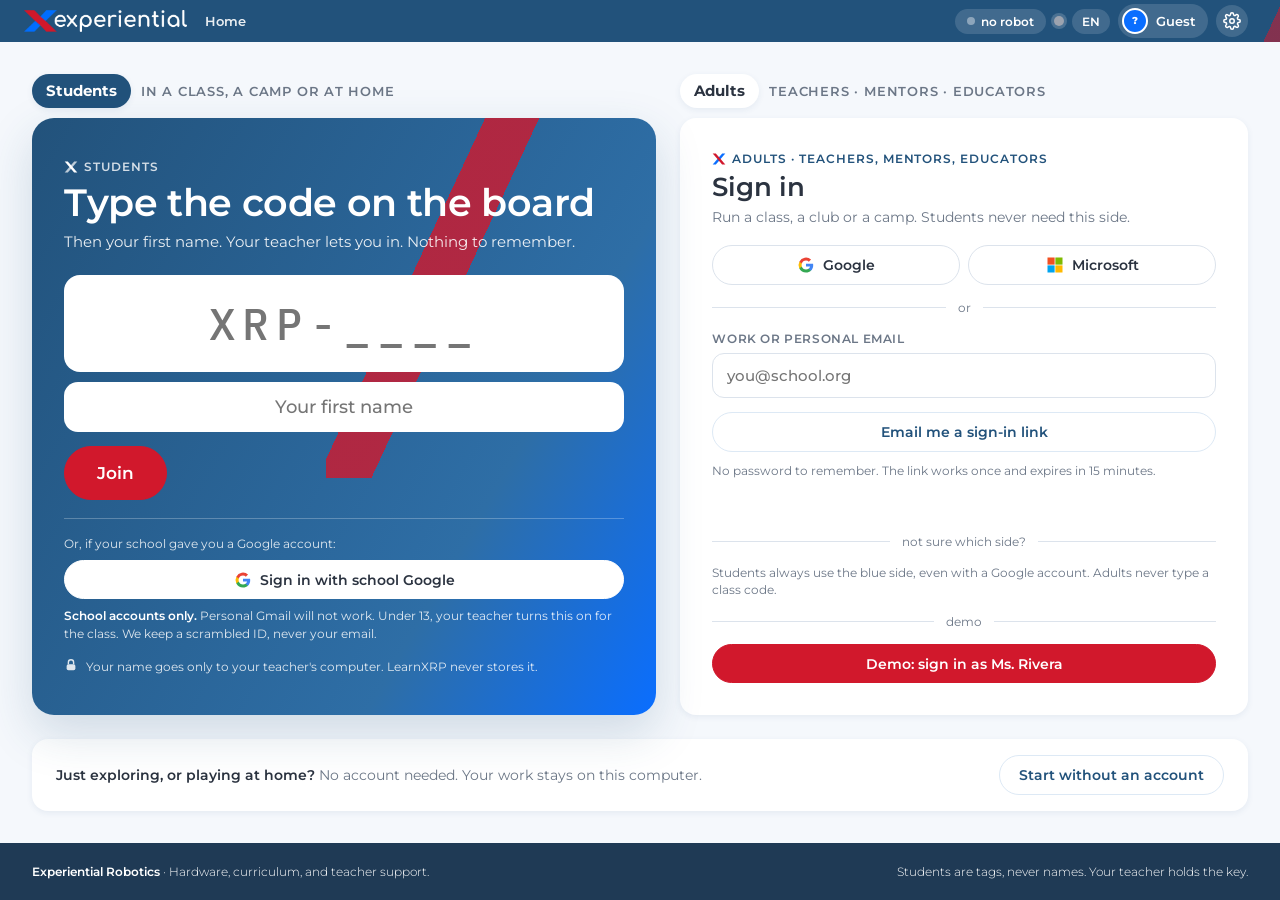
<file: brainstorming/demo1/index.html>
<!doctype html>
<html lang="en">
<head>
<meta charset="utf-8">
<meta name="viewport" content="width=device-width, initial-scale=1">
<title>LearnXRP · Join</title>
<link rel="icon" href="data:image/svg+xml,%3Csvg xmlns='http://www.w3.org/2000/svg' viewBox='0 0 40 40'%3E%3Cpath d='M38 4h-9L2 36h9z' fill='%230A6EFF'/%3E%3Cpath d='M2 4h9l27 32h-9z' fill='%23D1182C'/%3E%3C/svg%3E">
<link rel="stylesheet" href="https://fonts.googleapis.com/css2?family=Montserrat:wght@300;400;500;600;700&family=IBM+Plex+Mono:wght@400;500&display=swap">
<link rel="stylesheet" href="assets/theme.css">
<style>
.wrap{padding:32px;flex:1;width:100%;max-width:1344px;margin:0 auto;display:flex;flex-direction:column;justify-content:center}
.wrap.state{display:none}.wrap.state.on{display:flex}
.rolebar{display:grid;grid-template-columns:1.1fr 1fr;gap:24px;margin-bottom:10px}
.rolebar .lab{display:flex;align-items:center;gap:10px;font-size:13px;font-weight:600;color:var(--color-text-muted);text-transform:uppercase;letter-spacing:.06em}
.rolebar .lab b{font-size:15px;letter-spacing:0;text-transform:none;color:var(--color-text);background:#fff;border-radius:999px;padding:6px 14px;box-shadow:var(--shadow-sm)}
.rolebar .lab.kid b{background:var(--color-secondary);color:#fff}
.big .alt{margin-top:18px;padding-top:16px;border-top:1px solid rgba(255,255,255,.25)}
.big .alt .btn{background:#fff;color:var(--color-text);border-color:#fff;width:100%}
.big .alt .lead{font-size:12px;color:rgba(255,255,255,.85);margin-bottom:8px}
.big .alt .help{color:rgba(255,255,255,.85);margin-top:8px;font-size:12px}
.big .alt .help b{font-weight:600;color:#fff}
.doors{display:grid;grid-template-columns:1.1fr 1fr;gap:24px;align-items:stretch}
.big,.door{display:flex;flex-direction:column}
.door .demo-cta{margin-top:auto}
.big{background:linear-gradient(120deg,var(--color-secondary),#2E6EA6 70%,var(--color-accent));color:#fff;border-radius:var(--radius-lg);padding:40px 32px;box-shadow:var(--shadow-lg);position:relative;overflow:hidden}
.big::before{content:"";position:absolute;right:110px;top:-60px;width:220px;height:420px;background:linear-gradient(115deg,transparent 45%,rgba(209,24,44,.8) 45% 58%,transparent 58%);pointer-events:none}
[dir=rtl] .big::before{right:auto;left:110px;transform:scaleX(-1)}
.big > *{position:relative}
.big h1{font-size:38px;margin:6px 0 6px;letter-spacing:-.01em}
.big p{opacity:.9;margin:0 0 22px;font-size:15px}
.big .in.code{font-size:44px;padding:20px;border-radius:16px;border:0;color:var(--color-secondary)}
.big .in.name{margin-top:10px;border:0;font-size:18px;text-align:center;padding:14px;border-radius:14px}
.big .btn-primary{margin-top:14px;font-size:17px;padding:1rem 2rem;align-self:flex-start}
.big .note{font-size:12px;opacity:.85;display:flex;gap:8px;align-items:flex-start;margin-top:16px}
.big .eyebrow{color:rgba(255,255,255,.8)}
.door{padding:32px}
.door h2{font-size:26px;margin:6px 0 4px}
.door p{margin:0 0 18px;color:var(--color-text-muted);font-size:14px}
.sso{display:grid;grid-template-columns:1fr 1fr;gap:8px}
.or{display:flex;align-items:center;gap:12px;font-size:12px;color:var(--color-text-muted);margin:14px 0}
.or::before,.or::after{content:"";flex:1;height:1px;background:var(--color-border)}
.help{font-size:12px;color:var(--color-text-muted);margin-top:10px}
.explore{margin-top:24px;display:flex;justify-content:space-between;align-items:center;gap:12px;background:#fff;border-radius:var(--radius-md);padding:16px 24px;box-shadow:var(--shadow-sm);font-size:14px;flex-wrap:wrap}
.state{display:none}.state.on{display:block}
.center{text-align:center;padding:14px 0}
.ic{width:18px;height:18px}
/* welcome back */
.wb{display:grid;grid-template-columns:1fr 380px;gap:24px;align-items:start}
.wb h1{font-size:28px;margin:4px 0 4px}
.people{display:grid;grid-template-columns:repeat(auto-fill,minmax(150px,1fr));gap:16px;margin-top:16px}
.person{background:#fff;border-radius:var(--radius-md);box-shadow:var(--shadow-sm);padding:16px;text-align:center;font:inherit;color:inherit;border:2px solid transparent;cursor:pointer;transition:all .2s ease;display:flex;flex-direction:column;align-items:center;gap:6px}
.person:hover{box-shadow:var(--shadow-md);transform:translateY(-3px)}
.person .av{width:52px;height:52px;border-radius:50%;display:grid;place-items:center;color:#fff;font-weight:700;font-size:16px}
.person b{font-weight:600}
.person small{font-size:11px;color:var(--color-text-muted)}
.person.add{border:2px dashed var(--color-border);background:transparent;box-shadow:none;justify-content:center;color:var(--color-secondary);font-weight:600}
.device{font-size:12px;color:var(--color-text-muted);display:flex;align-items:center;gap:8px;margin-top:16px;flex-wrap:wrap}
.device a{font-weight:600;cursor:pointer}
@media (max-width:900px){.doors,.wb,.rolebar{grid-template-columns:1fr}.wrap{padding:16px}.big{padding:28px 20px}.big h1{font-size:28px}}
</style>
</head>
<body>
<header id="ribbon" class="rb"></header>

<!-- ===== LOGIN: two doors (A) with the code-first card (C) ===== -->
<main class="wrap state" id="v-login">
  <div class="rolebar"><div class="lab kid"><b data-i18n="students">Students</b><span data-i18n="studentsSub">in a class, a camp or at home</span></div><div class="lab"><b data-i18n="adults">Adults</b><span data-i18n="adultsSub">teachers · mentors · educators</span></div></div>
  <div class="doors">
    <section class="big">
      <span class="eyebrow">XLOGO <span data-i18n="students">Students</span></span>
      <h1 data-i18n="joinTitle">Type the code on the board</h1>
      <p data-i18n="joinSub">Then your first name. Your teacher lets you in. Nothing to remember.</p>
      <div class="state on" id="s1">
        <input class="in code" id="code" placeholder="XRP-____" maxlength="8" autocomplete="off" oninput="this.value=this.value.toUpperCase()">
        <input class="in name" id="name" data-i18n-ph="nameLabel" placeholder="Your first name" autocomplete="off">
        <button class="btn btn-primary" onclick="join()" data-i18n="join">Join</button>
        <div class="alt">
          <div class="lead" data-i18n="ssoLead">Or, if your school gave you a Google account:</div>
          <button class="btn" onclick="ssoStudent()">GICON <span data-i18n="ssoBtn">Sign in with school Google</span></button>
          <div class="help" data-i18n="ssoHelp" data-i18n-html>...</div>
        </div>
        <div class="note"><svg width="14" height="14" viewBox="0 0 16 16"><rect x="3" y="7" width="10" height="7" rx="2" fill="#fff"/><path d="M5 7V5a3 3 0 016 0v2" fill="none" stroke="#fff" stroke-width="1.6"/></svg><span data-i18n="privacyNote">Your name goes only to your teacher's computer. LearnXRP never stores it.</span></div>
      </div>
      <div class="state center" id="s2"><span class="spin" style="border-color:rgba(255,255,255,.3);border-top-color:#fff"></span><h2 style="margin:12px 0 4px;font-size:24px" id="wait-title"></h2><div style="opacity:.9" id="wait-sub"></div></div>
      <div class="state center" id="s3"><h2 style="margin:0 0 4px;font-size:26px" id="in-title"></h2><div style="opacity:.9;margin-bottom:14px" id="in-sub"></div><a class="btn" style="color:var(--color-secondary)" href="home.html" data-i18n="letsGo">Let's go</a></div>
      <div class="state center" id="s4"><h2 style="margin:0 0 4px;font-size:24px">Hmm</h2><div style="opacity:.9;margin-bottom:14px" data-i18n="notLetIn"></div><button class="btn" style="color:var(--color-secondary)" onclick="show('s1')">Try again</button></div>
    </section>
    <section class="card door">
      <span class="eyebrow">XMARK <span data-i18n="eduEyebrow">Adults · teachers, mentors, educators</span></span>
      <h2 data-i18n="eduTitle">Sign in</h2>
      <p data-i18n="eduSub">Run a class, a club or a camp. Students never need this side.</p>
      <div class="sso"><button class="btn" onclick="LX.toast('Google sign-in opens in a popup. School accounts work.')">GICON <span data-i18n="google">Google</span></button><button class="btn" onclick="LX.toast('Microsoft sign-in opens in a popup.')">MICON <span data-i18n="microsoft">Microsoft</span></button></div>
      <div class="or">or</div>
      <div class="field"><label class="lbl" for="email" data-i18n="emailLabel">Work or personal email</label><input class="in" id="email" placeholder="you@school.org" type="email"></div>
      <button class="btn btn-out block" onclick="emailLink()" data-i18n="emailLink">Email me a sign-in link</button>
      <div class="help" data-i18n="noPw">No password to remember. The link works once and expires in 15 minutes.</div>
      <div class="demo-cta"><div class="or" data-i18n="notSure">not sure which side?</div><div class="help" style="margin:0 0 12px" data-i18n="sideHelp">Students always use the blue side, even with a Google account. Adults never type a class code.</div><div class="or">demo</div>
      <button class="btn btn-primary block" onclick="demoTeacher()" data-i18n="demoTeacher">Demo: sign in as Ms. Rivera</button></div>
    </section>
  </div>
  <div class="explore"><div><b style="font-weight:600" data-i18n="exploreTitle">Just exploring, or playing at home?</b> <span class="muted" data-i18n="exploreSub">No account needed. Your work stays on this computer.</span></div><button class="btn btn-out" onclick="explore()" data-i18n="startNoAccount">Start without an account</button></div>
</main>

<!-- ===== WELCOME BACK (E): shown when this device remembers students ===== -->
<main class="wrap state" id="v-back">
  <div class="wb">
    <div>
      <span class="eyebrow">XMARK <span id="wb-eyebrow"></span></span>
      <h1 data-i18n="welcomeBack">Welcome back. Who are you today?</h1>
      <div class="muted" style="font-size:14px" data-i18n="rememberSub">This computer remembers who used it in this class. Tap your name and your teacher lets you in.</div>
      <div class="people" id="people"></div>
      <div class="device"><svg width="14" height="14" viewBox="0 0 16 16"><rect x="3" y="7" width="10" height="7" rx="2" fill="#22527B"/><path d="M5 7V5a3 3 0 016 0v2" fill="none" stroke="#22527B" stroke-width="1.6"/></svg><span data-i18n="namesLive">Names live on this computer and on your teacher's. Not on LearnXRP.</span> <a onclick="forget()" data-i18n="forget">Forget everyone</a></div>
      <div class="card" id="wb-state" style="margin-top:24px;display:none"></div>
    </div>
    <div style="display:flex;flex-direction:column;gap:16px">
      <div class="card"><span class="eyebrow" data-i18n="diffClass">Different class?</span><h3 style="font-size:17px;margin:4px 0 10px" data-i18n="joinCode">Join with a code</h3><input class="in code" id="wb-code" placeholder="XRP-____" maxlength="8" oninput="this.value=this.value.toUpperCase()" style="font-size:20px;margin-bottom:10px"><button class="btn btn-out block" onclick="wbCode()" data-i18n="next">Next</button></div>
      <div class="card"><span class="eyebrow" data-i18n="educators">Educators</span><h3 style="font-size:17px;margin:4px 0 10px" data-i18n="signIn">Sign in</h3><div class="sso" style="margin-bottom:8px"><button class="btn" onclick="LX.toast('Google sign-in')">GICON Google</button><button class="btn" onclick="LX.toast('Microsoft sign-in')">MICON Microsoft</button></div><button class="btn btn-primary block" onclick="demoTeacher()" data-i18n="demoTeacher">Demo: sign in as Ms. Rivera</button></div>
      <div class="muted" style="font-size:13px;padding:0 6px"><span data-i18n="exploreTitle"></span> <a style="font-weight:600;cursor:pointer" onclick="explore()" data-i18n="startNoAccount">Start without an account</a></div>
    </div>
  </div>
</main>

<footer class="footer" data-footer></footer>

<script src="assets/shell.js"></script>
<script>
const S=LX.S,t=LX.t;
const GICON=`<svg class="ic" viewBox="0 0 24 24"><path d="M21.6 12.2c0-.7-.1-1.3-.2-1.9H12v3.7h5.4a4.6 4.6 0 01-2 3v2.5h3.2c1.9-1.7 3-4.3 3-7.3z" fill="#4285F4"/><path d="M12 22c2.7 0 5-.9 6.6-2.4l-3.2-2.5c-.9.6-2 1-3.4 1a6 6 0 01-5.6-4.1H3.1v2.6A10 10 0 0012 22z" fill="#34A853"/><path d="M6.4 13.9a6 6 0 010-3.8V7.5H3.1a10 10 0 000 9z" fill="#FBBC05"/><path d="M12 6c1.5 0 2.8.5 3.8 1.5l2.9-2.9A10 10 0 003.1 7.5l3.3 2.6A6 6 0 0112 6z" fill="#EA4335"/></svg>`;
const MICON=`<svg class="ic" viewBox="0 0 24 24"><rect x="2" y="2" width="9.5" height="9.5" fill="#F25022"/><rect x="12.5" y="2" width="9.5" height="9.5" fill="#7FBA00"/><rect x="2" y="12.5" width="9.5" height="9.5" fill="#00A4EF"/><rect x="12.5" y="12.5" width="9.5" height="9.5" fill="#FFB900"/></svg>`;
document.body.innerHTML=document.body.innerHTML.replace(/GICON/g,GICON).replace(/MICON/g,MICON).replace(/XMARK/g,LX.XMARK('#D1182C','#0A6EFF')).replace(/XLOGO/g,LX.XMARK('#fff','rgba(255,255,255,.7)'));
LX.i18n();
LX.ribbon({crumb:'<b>'+t('home')+'</b>'});
const CODE=/^XRP-[A-Z0-9]{4}$/;
function show(id){['s1','s2','s3','s4'].forEach(s=>document.getElementById(s).classList.toggle('on',s===id))}
function view(v){document.getElementById('v-login').classList.toggle('on',v==='login');document.getElementById('v-back').classList.toggle('on',v==='back')}
/* which view: welcome back if this device remembers anyone */
const params=new URLSearchParams(location.search);
if((S.remembered||[]).length&&!params.has('new')){view('back');renderPeople()}else view('login');
function renderPeople(){document.getElementById('wb-eyebrow').textContent=S.device+' · '+S.className;const cols=['#0A6EFF','#22527B','#D1182C','#1E9E5A','#7048E8','#E5A000'];document.getElementById('people').innerHTML=S.remembered.map((r,i)=>`<button class="person" onclick="back('${r.name.replace(/'/g,'')}')"><span class="av" style="background:${cols[i%cols.length]}">${r.name[0].toUpperCase()}</span><b>${r.name}</b><small>${r.last} · step ${r.step}</small></button>`).join('')+`<button class="person add" onclick="view('login')">${t('newHere')}</button>`}
/* the join handshake: write a request; a teacher tab (teacher.html) answers with lx.admit or lx.deny.
   If no teacher tab answers within 4s, the demo lets you in and says so. */
let pending=null;
function requestJoin(name,known,onAdmit,onDeny){pending={name,known,onAdmit,onDeny};LX.emit('lx.join',{name,device:S.device,known,code:S.classCode||'XRP-7K2Q'});pending.timer=setTimeout(()=>{if(pending){finishAdmit(name,true)}},4000)}
LX.on('lx.admit',m=>{if(pending&&m.name===pending.name){clearTimeout(pending.timer);finishAdmit(m.name,false)}});
LX.on('lx.deny',m=>{if(pending&&m.name===pending.name){clearTimeout(pending.timer);const p=pending;pending=null;p.onDeny&&p.onDeny()}});
function finishAdmit(name,auto){const p=pending;pending=null;const rem=(S.remembered||[]).filter(r=>r.name!==name);rem.unshift({name,last:'today',step:S.step});LX.set({role:'student',name,tag:S.tag||LX.newTag(),classCode:S.classCode||'XRP-7K2Q',sync:'synced',remembered:rem});if(auto)LX.toast(t('demoAdmit'));p&&p.onAdmit&&p.onAdmit()}
function ssoStudent(){const name='Maya';document.getElementById('wait-title').textContent=t('ssoWait');document.getElementById('wait-sub').textContent=t('ssoWaitSub');show('s2');LX.set({classCode:S.classCode||'XRP-7K2Q'});setTimeout(()=>{requestJoin(name,true,()=>{document.getElementById('in-title').textContent=t('inTitle',{n:name});document.getElementById('in-sub').textContent=t('ssoInSub',{c:S.className});show('s3')},()=>show('s4'))},1200)}
function join(){const c=document.getElementById('code'),n=document.getElementById('name');if(!CODE.test(c.value)){c.classList.add('bad');LX.toast(t('badCode'));setTimeout(()=>c.classList.remove('bad'),1500);return}if(!n.value.trim()){n.classList.add('bad');n.focus();return}const name=n.value.trim();LX.set({classCode:c.value});document.getElementById('wait-title').textContent=t('waitTitle',{n:name});document.getElementById('wait-sub').textContent=t('waitSub',{t:S.teacher});show('s2');requestJoin(name,false,()=>{document.getElementById('in-title').textContent=t('inTitle',{n:name});document.getElementById('in-sub').textContent=t('inSub',{c:S.className,s:S.step});show('s3')},()=>show('s4'))}
function back(name){const s=document.getElementById('wb-state');s.style.display='block';s.innerHTML=`<div style="display:flex;align-items:center;gap:14px"><span class="spin"></span><div><b style="font-weight:600">${t('waitTitle',{n:name})}</b><div class="muted" style="font-size:13px">${t('waitSub',{t:S.teacher})}</div></div></div>`;requestJoin(name,true,()=>{s.innerHTML=`<div style="display:flex;align-items:center;justify-content:space-between;gap:14px;flex-wrap:wrap"><div><b style="font-weight:600">${t('inTitle',{n:name})}</b><div class="muted" style="font-size:13px">${t('inSub',{c:S.className,s:S.step})}</div></div><a class="btn btn-primary" href="home.html">${t('letsGo')}</a></div>`},()=>{s.innerHTML=`<b style="font-weight:600">${t('notLetIn')}</b>`})}
function wbCode(){const c=document.getElementById('wb-code');if(!CODE.test(c.value)){c.classList.add('bad');LX.toast(t('badCode'));return}LX.set({classCode:c.value});view('login');document.getElementById('code').value=c.value;document.getElementById('name').focus()}
function forget(){LX.set({remembered:[]});view('login');LX.toast(t('forget'))}
function emailLink(){const e=document.getElementById('email');if(!/.+@.+\..+/.test(e.value)){e.classList.add('bad');return}LX.toast('Demo: a real deploy emails a one-time link to '+e.value)}
function demoTeacher(){LX.set({role:'teacher',sync:'synced'});location.href='teacher.html'}
function explore(){LX.set({role:'student',name:S.name||'Explorer',tag:S.tag||LX.newTag(),classCode:null,sync:'local'});location.href='home.html'}
</script>
</body>
</html>
</file>
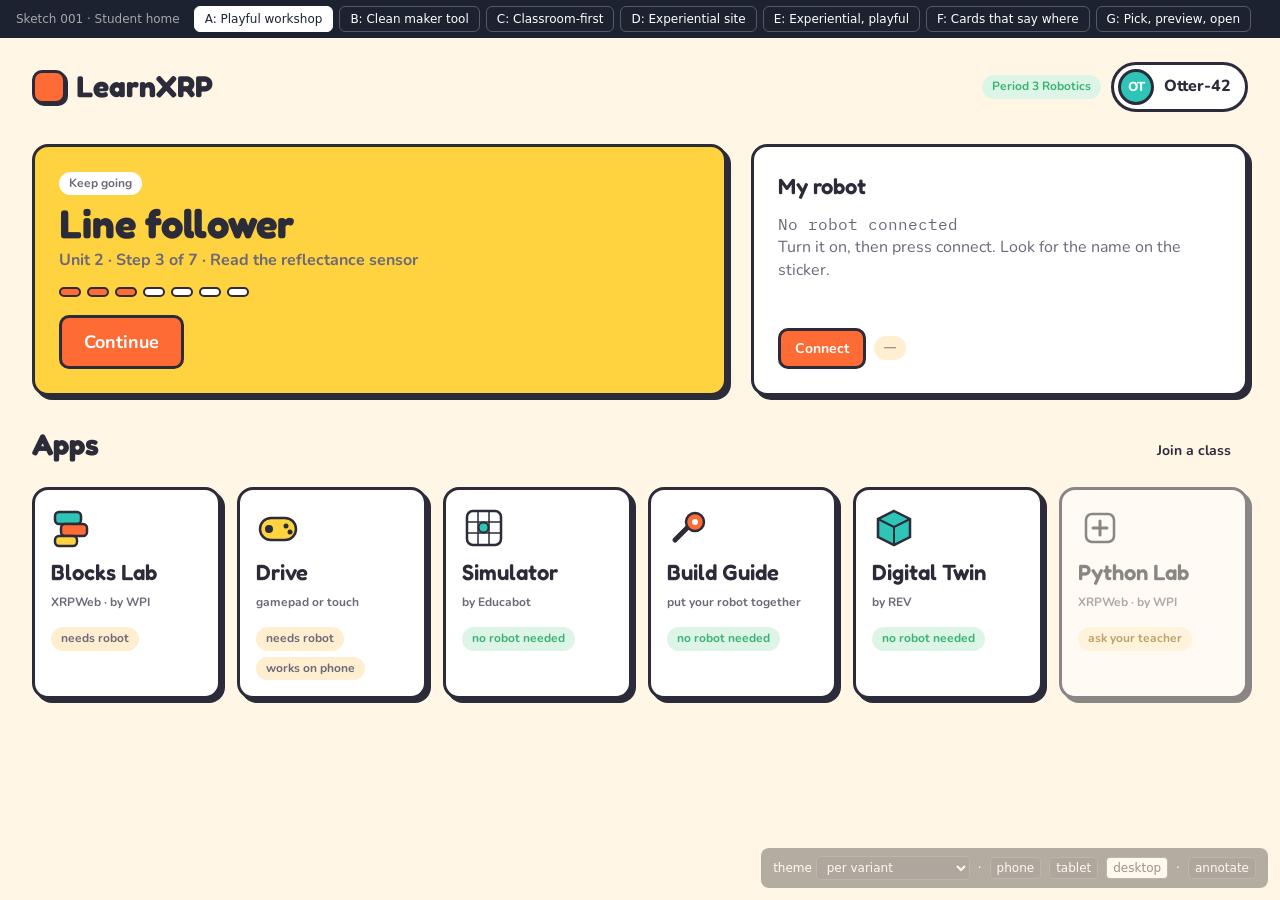
<file: .planning/sketches/001-student-home/index.html>
<!doctype html>
<html lang="en">
<head>
<meta charset="utf-8">
<meta name="viewport" content="width=device-width, initial-scale=1">
<title>Sketch 001 · Student Home</title>
<link rel="stylesheet" href="https://fonts.googleapis.com/css2?family=Fredoka:wght@500;600;700&family=Nunito:wght@500;700;800&family=Manrope:wght@500;600;700;800&family=Atkinson+Hyperlegible:wght@400;700&family=IBM+Plex+Mono:wght@400;500&family=Montserrat:wght@300;400;500;600&display=swap">
<link rel="stylesheet" href="../themes/default.css">
<style>
/* ---------- sketch chrome (not themed) ---------- */
*{box-sizing:border-box}
html,body{margin:0;background:#E9EBEE}
#variant-nav{position:fixed;top:0;left:0;right:0;z-index:9998;background:#1C2230;color:#fff;padding:6px 16px;display:flex;flex-wrap:wrap;gap:6px;align-items:center;font-family:system-ui,sans-serif;font-size:12px}
#variant-nav .label{opacity:.6;margin-inline-end:8px}
.variant-tab{background:transparent;color:#fff;border:1px solid rgba(255,255,255,.25);border-radius:6px;padding:5px 10px;cursor:pointer;font:inherit;transition:all .15s ease}
.variant-tab:hover{background:rgba(255,255,255,.1)}
.variant-tab.active{background:#fff;color:#1C2230;border-color:#fff}
#stage{margin:var(--navh,48px) auto 0;max-width:1280px;min-height:calc(100vh - var(--navh,48px));transition:max-width .2s ease;box-shadow:0 0 0 1px rgba(0,0,0,.08)}
.variant{display:none;min-height:calc(100vh - var(--navh,48px));background:var(--color-bg);color:var(--color-text);font-family:var(--font-sans);font-size:var(--text-base);line-height:1.45}
.variant.active{display:block}
#sketch-tools{position:fixed;bottom:12px;right:12px;z-index:9999;font-family:system-ui;font-size:12px;background:rgba(0,0,0,.75);color:#fff;padding:8px 12px;border-radius:8px;opacity:.4;transition:opacity .2s;display:flex;gap:8px;align-items:center}
#sketch-tools:hover{opacity:1}
#sketch-tools select,#sketch-tools button{font:inherit;font-size:12px;background:#333;color:#fff;border:1px solid #555;border-radius:4px;padding:3px 6px;cursor:pointer}
#sketch-tools button.on{background:#fff;color:#000}
#annot{position:fixed;z-index:10000;pointer-events:none;background:#111;color:#fff;font:11px/1.4 ui-monospace,monospace;padding:6px 8px;border-radius:4px;display:none;white-space:pre}
.toast{position:fixed;left:50%;bottom:64px;transform:translateX(-50%) translateY(20px);background:#1C2230;color:#fff;padding:10px 16px;border-radius:8px;font:14px system-ui;opacity:0;transition:all .2s ease;z-index:9997;pointer-events:none}
.toast.show{opacity:1;transform:translateX(-50%) translateY(0)}

/* ---------- themed primitives ---------- */
.btn{font-family:var(--font-sans);font-weight:700;font-size:var(--text-sm);border:var(--border-w) solid var(--color-border);background:var(--color-surface);color:var(--color-text);border-radius:var(--radius-sm);padding:8px 14px;cursor:pointer;transition:all .15s ease;display:inline-flex;align-items:center;gap:8px}
.btn:hover{transform:translateY(-1px);box-shadow:var(--shadow-sm)}
.btn:focus-visible{outline:3px solid var(--color-accent);outline-offset:2px}
.btn-primary{background:var(--color-primary);color:#fff;border-color:var(--color-primary)}
.theme-playful .btn-primary{border-color:var(--color-border)}
.btn-primary:hover{background:var(--color-primary-hover)}
.btn-ghost{border-color:transparent;background:transparent}
.card{background:var(--color-surface);border:var(--border-w) solid var(--color-border);border-radius:var(--radius-md);box-shadow:var(--shadow-sm)}
.chip{display:inline-flex;align-items:center;gap:6px;font-size:var(--text-xs);font-weight:700;padding:3px 10px;border-radius:var(--radius-full);background:var(--color-surface-2);color:var(--color-text-muted)}
.chip.ok{background:#DCF5E6;color:var(--color-success)}
.chip.warn{background:#FFF1D6;color:#8A5A00}
.chip.off{background:var(--color-surface-2);color:var(--color-text-muted)}
.mono{font-family:var(--font-mono)}
.muted{color:var(--color-text-muted)}
h1,h2,h3{font-family:var(--font-display);margin:0;line-height:1.1}
.avatar{width:36px;height:36px;border-radius:50%;display:inline-grid;place-items:center;font-weight:800;font-size:13px;color:#fff;background:var(--color-secondary);border:var(--border-w) solid var(--color-border)}
.prog{height:8px;border-radius:var(--radius-full);background:var(--color-surface-2);overflow:hidden;border:1px solid var(--color-border)}
.prog > i{display:block;height:100%;background:var(--color-primary);transition:width .4s ease}
.modal-bg{position:absolute;inset:0;background:rgba(20,25,35,.55);display:none;align-items:center;justify-content:center;z-index:50}
.modal-bg.open{display:flex}
.modal{width:min(440px,92%);padding:var(--space-6)}
.modal input{width:100%;font:inherit;font-size:var(--text-xl);letter-spacing:.12em;text-transform:uppercase;padding:12px;border:var(--border-w) solid var(--color-border);border-radius:var(--radius-sm);margin:var(--space-3) 0;font-family:var(--font-mono)}
.launch{position:absolute;inset:0;background:var(--color-bg);display:none;align-items:center;justify-content:center;flex-direction:column;gap:16px;z-index:60}
.launch.open{display:flex}
.spinner{width:44px;height:44px;border-radius:50%;border:4px solid var(--color-surface-2);border-top-color:var(--color-primary);animation:spin .8s linear infinite}
@keyframes spin{to{transform:rotate(360deg)}}
@media (prefers-reduced-motion:reduce){.spinner{animation:none}}
.glyph{width:44px;height:44px;flex:none}
.appmeta{display:flex;gap:6px;flex-wrap:wrap;margin-top:6px}

/* ---------- Variant A: Playful ---------- */
.pa{position:relative;padding:var(--space-6) var(--space-8) var(--space-12)}
.pa .top{display:flex;align-items:center;justify-content:space-between;margin-bottom:var(--space-8)}
.pa .logo{font-family:var(--font-display);font-weight:700;font-size:var(--text-2xl);display:flex;align-items:center;gap:10px}
.pa .logo i{width:34px;height:34px;border-radius:10px;background:var(--color-primary);border:var(--border-w) solid var(--color-border);box-shadow:var(--shadow-sm);display:inline-block}
.pa .me{display:flex;align-items:center;gap:10px;background:var(--color-surface);border:var(--border-w) solid var(--color-border);border-radius:var(--radius-full);padding:4px 14px 4px 4px;font-weight:800}
.pa .hero{display:grid;grid-template-columns:1.4fr 1fr;gap:var(--space-6);margin-bottom:var(--space-8)}
.pa .continue{background:var(--color-accent);padding:var(--space-6);box-shadow:var(--shadow-md);position:relative;overflow:hidden}
.pa .continue h2{font-size:var(--text-3xl);margin:6px 0 4px}
.pa .continue .steps{display:flex;gap:6px;margin:14px 0 18px}
.pa .continue .steps i{width:22px;height:10px;border-radius:6px;border:2px solid var(--color-border);background:var(--color-surface)}
.pa .continue .steps i.done{background:var(--color-primary)}
.pa .robot{padding:var(--space-6);box-shadow:var(--shadow-md);display:flex;flex-direction:column;gap:10px}
.pa .robot .big{font-family:var(--font-display);font-size:var(--text-xl);font-weight:600}
.pa .apps{display:grid;grid-template-columns:repeat(auto-fill,minmax(180px,1fr));gap:var(--space-4)}
.pa .app{padding:var(--space-4);cursor:pointer;transition:all .15s ease;display:flex;flex-direction:column;gap:10px;box-shadow:var(--shadow-md);text-align:start;font:inherit;color:inherit}
.pa .app:hover{transform:translate(-2px,-2px);box-shadow:var(--shadow-lg)}
.pa .app:active{transform:translate(2px,2px);box-shadow:var(--shadow-sm)}
.pa .app h3{font-size:var(--text-xl);font-weight:600}
.pa .app .by{font-size:var(--text-xs);color:var(--color-text-muted);font-weight:700}
.pa .app.locked{opacity:.55;cursor:not-allowed}
.pa .section{display:flex;justify-content:space-between;align-items:baseline;margin:0 0 var(--space-4)}
.pa .section h2{font-size:var(--text-2xl);font-weight:700}

/* ---------- Variant B: Clean ---------- */
.cb{display:grid;grid-template-columns:220px 1fr 300px;min-height:calc(100vh - var(--navh,48px));position:relative}
.cb .rail{border-inline-end:1px solid var(--color-border);background:var(--color-surface);padding:var(--space-4) var(--space-3);display:flex;flex-direction:column;gap:4px}
.cb .rail .logo{font-weight:800;font-family:var(--font-display);font-size:var(--text-lg);padding:8px 10px 18px;display:flex;align-items:center;gap:8px}
.cb .rail .logo i{width:22px;height:22px;border-radius:6px;background:var(--color-primary);display:inline-block}
.cb .nav{border:0;background:transparent;text-align:start;font:inherit;font-weight:600;font-size:var(--text-sm);padding:8px 10px;border-radius:var(--radius-sm);cursor:pointer;color:var(--color-text-muted);transition:all .15s ease}
.cb .nav:hover{background:var(--color-surface-2);color:var(--color-text)}
.cb .nav.active{background:var(--color-primary-soft);color:var(--color-primary)}
.cb .rail .spacer{flex:1}
.cb .main{padding:var(--space-6) var(--space-8)}
.cb .bar{display:flex;align-items:center;gap:12px;margin-bottom:var(--space-6)}
.cb .bar input{flex:1;font:inherit;font-size:var(--text-sm);padding:8px 12px;border:1px solid var(--color-border);border-radius:var(--radius-sm);background:var(--color-surface)}
.cb h1{font-size:var(--text-2xl);font-weight:800;margin-bottom:var(--space-4)}
.cb h2{font-size:var(--text-xs);text-transform:uppercase;letter-spacing:.08em;color:var(--color-text-muted);font-weight:700;margin:var(--space-6) 0 var(--space-3)}
.cb .row{display:grid;grid-template-columns:auto 1fr auto;gap:14px;align-items:center;padding:12px 16px}
.cb .apps{display:grid;grid-template-columns:repeat(auto-fill,minmax(210px,1fr));gap:var(--space-3)}
.cb .app{padding:var(--space-4);display:flex;gap:12px;align-items:flex-start;cursor:pointer;transition:all .15s ease;text-align:start;font:inherit;color:inherit}
.cb .app:hover{border-color:var(--color-primary);box-shadow:var(--shadow-md)}
.cb .app h3{font-size:var(--text-base);font-weight:800}
.cb .app .by{font-size:var(--text-xs);color:var(--color-text-muted)}
.cb .app.locked{opacity:.5;cursor:not-allowed}
.cb table{width:100%;border-collapse:collapse;font-size:var(--text-sm)}
.cb td,.cb th{padding:9px 12px;border-bottom:1px solid var(--color-border);text-align:start}
.cb th{font-size:var(--text-xs);text-transform:uppercase;letter-spacing:.06em;color:var(--color-text-muted)}
.cb .side{border-inline-start:1px solid var(--color-border);background:var(--color-surface);padding:var(--space-6) var(--space-4);display:flex;flex-direction:column;gap:var(--space-4)}
.cb .side h2{margin-top:0}
.cb .kv{display:grid;grid-template-columns:auto 1fr;gap:4px 12px;font-size:var(--text-sm)}
.cb .kv dt{color:var(--color-text-muted)}
.cb .kv dd{margin:0;font-family:var(--font-mono);font-size:12px}

/* ---------- Variant C: Classroom-first ---------- */
.cc{position:relative;min-height:calc(100vh - var(--navh,48px))}
.cc .head{background:var(--color-surface);border-bottom:1px solid var(--color-border);padding:var(--space-3) var(--space-8);display:flex;align-items:center;gap:var(--space-4)}
.cc .head .brand{font-family:var(--font-display);font-weight:700;font-size:var(--text-lg);display:flex;align-items:center;gap:8px;margin-inline-end:auto}
.cc .head .brand i{width:20px;height:20px;border-radius:5px;background:var(--color-primary);display:inline-block}
.cc .classbar{background:var(--color-primary);color:#fff;padding:var(--space-4) var(--space-8);display:flex;align-items:center;justify-content:space-between}
.cc .classbar h1{font-size:var(--text-xl);font-weight:700}
.cc .classbar .sub{opacity:.85;font-size:var(--text-sm)}
.cc .body{display:grid;grid-template-columns:1fr 320px;gap:var(--space-6);padding:var(--space-6) var(--space-8)}
.cc h2{font-size:var(--text-lg);font-weight:700;margin:0 0 var(--space-3)}
.cc .assign{display:grid;grid-template-columns:auto 1fr auto;gap:14px;align-items:center;padding:14px 16px;border-bottom:1px solid var(--color-border)}
.cc .assign:last-child{border-bottom:0}
.cc .assign .due{font-size:var(--text-xs);color:var(--color-text-muted)}
.cc .assign .stat{width:38px;height:38px;border-radius:50%;display:grid;place-items:center;font-weight:700;font-size:12px;border:2px solid var(--color-border);color:var(--color-text-muted)}
.cc .assign .stat.done{background:var(--color-success);border-color:var(--color-success);color:#fff}
.cc .assign .stat.now{border-color:var(--color-primary);color:var(--color-primary)}
.cc .side .card{padding:var(--space-4);margin-bottom:var(--space-4)}
.cc .explore{display:flex;gap:10px;flex-wrap:wrap}
.cc .explore .btn{font-weight:600}
.cc .ann{font-size:var(--text-sm);padding:10px 0;border-bottom:1px solid var(--color-border)}
.cc .ann:last-child{border:0}
.cc .ann .who{font-size:var(--text-xs);color:var(--color-text-muted)}

@media (max-width:900px){.pa .hero{grid-template-columns:1fr}.cb{grid-template-columns:1fr}.cb .rail,.cb .side{border:0;border-bottom:1px solid var(--color-border)}.cc .body{grid-template-columns:1fr}}
</style>
</head>
<body>

<div id="variant-nav">
  <span class="label">Sketch 001 · Student home</span>
  <button class="variant-tab active" onclick="showVariant('a',event)">A: Playful workshop</button>
  <button class="variant-tab" onclick="showVariant('b',event)">B: Clean maker tool</button>
  <button class="variant-tab" onclick="showVariant('c',event)">C: Classroom-first</button>
  <button class="variant-tab" onclick="showVariant('d',event)">D: Experiential site</button>
  <button class="variant-tab" onclick="showVariant('e',event)">E: Experiential, playful</button>
  <button class="variant-tab" onclick="showVariant('f',event)">F: Cards that say where</button>
  <button class="variant-tab" onclick="showVariant('g',event)">G: Pick, preview, open</button>
</div>

<div id="stage">

<!-- ============ VARIANT A: PLAYFUL ============ -->
<div id="variant-a" class="variant theme-playful active">
<div class="pa">
  <div class="top">
    <div class="logo"><i></i>LearnXRP</div>
    <div style="display:flex;gap:10px;align-items:center">
      <span class="chip ok">Period 3 Robotics</span>
      <div class="me"><span class="avatar" style="background:#2EC4B6">OT</span>Otter-42</div>
    </div>
  </div>

  <div class="hero">
    <div class="card continue">
      <span class="chip" style="background:var(--color-surface)">Keep going</span>
      <h2>Line follower</h2>
      <div class="muted" style="font-weight:700">Unit 2 · Step 3 of 7 · Read the reflectance sensor</div>
      <div class="steps"><i class="done"></i><i class="done"></i><i class="done"></i><i></i><i></i><i></i><i></i></div>
      <button class="btn btn-primary" style="font-size:var(--text-lg);padding:12px 22px" onclick="launch('a','Lessons')">Continue</button>
    </div>
    <div class="card robot">
      <div class="big">My robot</div>
      <div class="robot-state" data-state="0">
        <div class="mono muted" data-name>No robot connected</div>
        <div class="muted" data-hint>Turn it on, then press connect. Look for the name on the sticker.</div>
      </div>
      <div style="display:flex;gap:8px;align-items:center;margin-top:auto">
        <button class="btn btn-primary" onclick="cycleRobot(this)">Connect</button>
        <span class="chip off" data-batt>—</span>
      </div>
    </div>
  </div>

  <div class="section"><h2>Apps</h2><button class="btn btn-ghost" onclick="openModal('a')">Join a class</button></div>
  <div class="apps">
    <button class="card app" onclick="launch('a','Blocks Lab')"><svg class="glyph" viewBox="0 0 44 44"><rect x="4" y="6" width="26" height="12" rx="4" fill="#2EC4B6" stroke="#2B2B3A" stroke-width="2.5"/><rect x="10" y="18" width="26" height="12" rx="4" fill="#FF6B35" stroke="#2B2B3A" stroke-width="2.5"/><rect x="4" y="30" width="22" height="10" rx="4" fill="#FFD23F" stroke="#2B2B3A" stroke-width="2.5"/></svg><h3>Blocks Lab</h3><span class="by">XRPWeb · by WPI</span><div class="appmeta"><span class="chip">needs robot</span></div></button>
    <button class="card app" onclick="launch('a','Drive')"><svg class="glyph" viewBox="0 0 44 44"><rect x="4" y="12" width="36" height="22" rx="11" fill="#FFD23F" stroke="#2B2B3A" stroke-width="2.5"/><circle cx="13" cy="23" r="4" fill="#2B2B3A"/><circle cx="30" cy="20" r="2.5" fill="#2B2B3A"/><circle cx="34" cy="26" r="2.5" fill="#2B2B3A"/></svg><h3>Drive</h3><span class="by">gamepad or touch</span><div class="appmeta"><span class="chip">needs robot</span><span class="chip">works on phone</span></div></button>
    <button class="card app" onclick="launch('a','Simulator')"><svg class="glyph" viewBox="0 0 44 44"><rect x="5" y="5" width="34" height="34" rx="6" fill="#fff" stroke="#2B2B3A" stroke-width="2.5"/><path d="M5 16h34M5 27h34M16 5v34M27 5v34" stroke="#2B2B3A" stroke-width="1.5"/><circle cx="21.5" cy="21.5" r="5" fill="#2EC4B6" stroke="#2B2B3A" stroke-width="2"/></svg><h3>Simulator</h3><span class="by">by Educabot</span><div class="appmeta"><span class="chip ok">no robot needed</span></div></button>
    <button class="card app" onclick="launch('a','Build Guide')"><svg class="glyph" viewBox="0 0 44 44"><path d="M8 34l14-14" stroke="#2B2B3A" stroke-width="5" stroke-linecap="round"/><circle cx="28" cy="16" r="9" fill="#FF6B35" stroke="#2B2B3A" stroke-width="2.5"/><circle cx="28" cy="16" r="3" fill="#fff"/></svg><h3>Build Guide</h3><span class="by">put your robot together</span><div class="appmeta"><span class="chip ok">no robot needed</span></div></button>
    <button class="card app" onclick="launch('a','Digital Twin')"><svg class="glyph" viewBox="0 0 44 44"><path d="M22 5l16 8v18l-16 8-16-8V13z" fill="#2EC4B6" stroke="#2B2B3A" stroke-width="2.5"/><path d="M22 21l16-8M22 21L6 13M22 21v18" stroke="#2B2B3A" stroke-width="2"/></svg><h3>Digital Twin</h3><span class="by">by REV</span><div class="appmeta"><span class="chip ok">no robot needed</span></div></button>
    <button class="card app locked" title="Your teacher turns this on" disabled><svg class="glyph" viewBox="0 0 44 44"><rect x="8" y="8" width="28" height="28" rx="6" fill="#fff" stroke="#2B2B3A" stroke-width="2.5"/><path d="M15 22h14M22 15v14" stroke="#2B2B3A" stroke-width="3" stroke-linecap="round"/></svg><h3>Python Lab</h3><span class="by">XRPWeb · by WPI</span><div class="appmeta"><span class="chip warn">ask your teacher</span></div></button>
  </div>

  <div class="modal-bg" id="modal-a" onclick="if(event.target===this)closeModal('a')">
    <div class="card modal">
      <h2 style="font-size:var(--text-2xl)">Join a class</h2>
      <p class="muted">Type the code your teacher shows on the board.</p>
      <input id="code-a" placeholder="XRP-____" maxlength="8" oninput="this.value=this.value.toUpperCase()">
      <div style="display:flex;gap:8px;justify-content:flex-end"><button class="btn" onclick="closeModal('a')">Cancel</button><button class="btn btn-primary" onclick="joinClass('a')">Next: pick your tag</button></div>
    </div>
  </div>
  <div class="launch" id="launch-a"><div class="spinner"></div><div style="font-family:var(--font-display);font-size:var(--text-xl)" data-msg>Opening…</div><div class="muted mono" style="font-size:12px">bridge v1 · sending context {tag: Otter-42, lesson: unit-2/step-3}</div></div>
</div>
</div>

<!-- ============ VARIANT B: CLEAN ============ -->
<div id="variant-b" class="variant theme-clean">
<div class="cb">
  <nav class="rail">
    <div class="logo"><i></i>LearnXRP</div>
    <button class="nav active" onclick="railNav(this)">Home</button>
    <button class="nav" onclick="railNav(this)">Library</button>
    <button class="nav" onclick="railNav(this)">My work</button>
    <button class="nav" onclick="railNav(this)">Period 3 Robotics</button>
    <div class="spacer"></div>
    <button class="nav" onclick="openModal('b')">Join a class</button>
    <div style="display:flex;align-items:center;gap:10px;padding:10px"><span class="avatar" style="width:28px;height:28px;font-size:11px">OT</span><div><div style="font-weight:700;font-size:var(--text-sm)">Otter-42</div><div class="muted" style="font-size:11px">student · no email</div></div></div>
  </nav>

  <main class="main">
    <div class="bar"><input placeholder="Search lessons, apps, my programs" oninput="filterApps(this.value,'b')"><span class="chip off" id="robot-chip-b">robot: not connected</span></div>
    <h1>Home</h1>
    <h2>Continue</h2>
    <div class="card row">
      <div class="prog" style="width:120px"><i style="width:43%"></i></div>
      <div><div style="font-weight:800">Unit 2 · Line follower</div><div class="muted" style="font-size:var(--text-sm)">Step 3 of 7 · Read the reflectance sensor · opens in Blocks Lab</div></div>
      <button class="btn btn-primary" onclick="launch('b','Lessons')">Continue</button>
    </div>
    <h2>Apps</h2>
    <div class="apps" id="apps-b">
      <button class="card app" data-name="Blocks Lab XRPWeb WPI" onclick="launch('b','Blocks Lab')"><svg class="glyph" viewBox="0 0 44 44"><rect x="6" y="8" width="24" height="10" rx="3" fill="#0B7A75"/><rect x="12" y="18" width="24" height="10" rx="3" fill="#2F5D8A"/><rect x="6" y="28" width="20" height="9" rx="3" fill="#E0A100"/></svg><div><h3>Blocks Lab</h3><div class="by">XRPWeb · WPI</div><div class="appmeta"><span class="chip">needs robot</span></div></div></button>
      <button class="card app" data-name="Python Lab XRPWeb WPI" onclick="launch('b','Python Lab')"><svg class="glyph" viewBox="0 0 44 44"><rect x="6" y="6" width="32" height="32" rx="5" fill="#EDF1F4" stroke="#0B7A75" stroke-width="2"/><path d="M14 18l6 4-6 4M22 27h8" stroke="#15202B" stroke-width="2.5" stroke-linecap="round"/></svg><div><h3>Python Lab</h3><div class="by">XRPWeb · WPI</div><div class="appmeta"><span class="chip">needs robot</span><span class="chip">13+</span></div></div></button>
      <button class="card app" data-name="Drive gamepad" onclick="launch('b','Drive')"><svg class="glyph" viewBox="0 0 44 44"><rect x="4" y="13" width="36" height="20" rx="10" fill="#EDF1F4" stroke="#0B7A75" stroke-width="2"/><circle cx="13" cy="23" r="3.5" fill="#15202B"/><circle cx="30" cy="20" r="2" fill="#15202B"/><circle cx="34" cy="26" r="2" fill="#15202B"/></svg><div><h3>Drive</h3><div class="by">LearnXRP</div><div class="appmeta"><span class="chip">needs robot</span><span class="chip">phone ok</span></div></div></button>
      <button class="card app" data-name="Simulator Educabot" onclick="launch('b','Simulator')"><svg class="glyph" viewBox="0 0 44 44"><rect x="6" y="6" width="32" height="32" rx="4" fill="#fff" stroke="#0B7A75" stroke-width="2"/><path d="M6 17h32M6 27h32M17 6v32M27 6v32" stroke="#DCE2E8"/><circle cx="22" cy="22" r="5" fill="#0B7A75"/></svg><div><h3>Simulator</h3><div class="by">Educabot</div><div class="appmeta"><span class="chip ok">offline ok</span></div></div></button>
      <button class="card app" data-name="Digital Twin REV" onclick="launch('b','Digital Twin')"><svg class="glyph" viewBox="0 0 44 44"><path d="M22 6l15 7.5v17L22 38 7 30.5v-17z" fill="#fff" stroke="#0B7A75" stroke-width="2"/><path d="M22 21.5l15-8M22 21.5l-15-8M22 21.5V38" stroke="#0B7A75" stroke-width="1.5"/></svg><div><h3>Digital Twin</h3><div class="by">REV</div><div class="appmeta"><span class="chip ok">offline ok</span></div></div></button>
      <button class="card app" data-name="Build Guide" onclick="launch('b','Build Guide')"><svg class="glyph" viewBox="0 0 44 44"><path d="M9 35l13-13" stroke="#15202B" stroke-width="4" stroke-linecap="round"/><circle cx="28" cy="16" r="8" fill="#E0A100"/><circle cx="28" cy="16" r="3" fill="#fff"/></svg><div><h3>Build Guide</h3><div class="by">LearnXRP</div><div class="appmeta"><span class="chip ok">offline ok</span></div></div></button>
    </div>
    <h2>Recent work</h2>
    <div class="card"><table>
      <tr><th>Program</th><th>App</th><th>Saved</th><th></th></tr>
      <tr><td>line_follow_v2</td><td>Blocks Lab</td><td class="mono">today 10:14</td><td><button class="btn btn-ghost" onclick="launch('b','Blocks Lab')">Open</button></td></tr>
      <tr><td>square_dance</td><td>Blocks Lab</td><td class="mono">Mon</td><td><button class="btn btn-ghost" onclick="launch('b','Blocks Lab')">Open</button></td></tr>
      <tr><td>maze_try_3</td><td>Simulator</td><td class="mono">last week</td><td><button class="btn btn-ghost" onclick="launch('b','Simulator')">Open</button></td></tr>
    </table></div>
  </main>

  <aside class="side">
    <h2>Robot</h2>
    <div class="card" style="padding:var(--space-4)">
      <div class="robot-state" data-state="0">
        <div class="mono" data-name style="font-weight:600">not connected</div>
        <div class="muted" data-hint style="font-size:var(--text-sm)">Power on, then Connect. Match the name on the sticker.</div>
      </div>
      <dl class="kv" style="margin:12px 0">
        <dt>board</dt><dd data-board>—</dd>
        <dt>firmware</dt><dd data-fw>—</dd>
        <dt>battery</dt><dd data-batt>—</dd>
        <dt>owner</dt><dd data-owner>—</dd>
      </dl>
      <button class="btn btn-primary" style="width:100%;justify-content:center" onclick="cycleRobot(this)">Connect</button>
    </div>
    <h2>Class</h2>
    <div class="card" style="padding:var(--space-4)">
      <div style="font-weight:800">Period 3 Robotics</div>
      <div class="muted" style="font-size:var(--text-sm)">Ms. Rivera · 12 students</div>
      <div class="muted" style="font-size:var(--text-xs);margin-top:8px">Your work syncs to this class as <b>Otter-42</b>. No name, no email.</div>
    </div>
  </aside>

  <div class="modal-bg" id="modal-b" onclick="if(event.target===this)closeModal('b')">
    <div class="card modal">
      <h2 style="font-size:var(--text-xl);text-transform:none;letter-spacing:0;color:var(--color-text)">Join a class</h2>
      <p class="muted" style="font-size:var(--text-sm)">Enter the code from your teacher. Your local work will be kept and synced.</p>
      <input id="code-b" placeholder="XRP-____" maxlength="8" oninput="this.value=this.value.toUpperCase()">
      <div style="display:flex;gap:8px;justify-content:flex-end"><button class="btn" onclick="closeModal('b')">Cancel</button><button class="btn btn-primary" onclick="joinClass('b')">Continue</button></div>
    </div>
  </div>
  <div class="launch" id="launch-b"><div class="spinner"></div><div style="font-weight:800" data-msg>Opening…</div><div class="muted mono" style="font-size:12px">bridge v1 · context {tag: Otter-42, locale: en, robotProfile: nanoxrp}</div></div>
</div>
</div>

<!-- ============ VARIANT C: CLASSROOM-FIRST ============ -->
<div id="variant-c" class="variant theme-classroom">
<div class="cc">
  <div class="head">
    <div class="brand"><i></i>LearnXRP</div>
    <span class="chip off" id="robot-chip-c">robot: not connected</span>
    <button class="btn" onclick="cycleRobot(this)">Connect</button>
    <div style="display:flex;align-items:center;gap:8px"><span class="avatar" style="width:28px;height:28px;font-size:11px;background:#7048E8">OT</span><b>Otter-42</b></div>
  </div>
  <div class="classbar">
    <div><h1>Period 3 Robotics</h1><div class="sub">Ms. Rivera · Unit 2: Sensing the world · Week 5</div></div>
    <div style="display:flex;gap:8px"><button class="btn" style="background:rgba(255,255,255,.15);color:#fff;border-color:rgba(255,255,255,.4)" onclick="openModal('c')">Switch class</button></div>
  </div>
  <div class="body">
    <section>
      <h2>Today</h2>
      <div class="card">
        <div class="assign"><div class="stat done">✓</div><div><div style="font-weight:700">Warm-up: what does a reflectance sensor see?</div><div class="due">Quiz · 4 questions · done Tuesday</div></div><button class="btn btn-ghost" onclick="launch('c','Quiz')">Review</button></div>
        <div class="assign"><div class="stat now">3/7</div><div><div style="font-weight:700">Line follower</div><div class="due">Blocks Lab · step 3 of 7 · due Friday</div><div class="prog" style="width:220px;margin-top:6px"><i style="width:43%"></i></div></div><button class="btn btn-primary" onclick="launch('c','Lessons')">Continue</button></div>
        <div class="assign"><div class="stat">○</div><div><div style="font-weight:700">Challenge: stay inside the box</div><div class="due">Simulator or robot · opens after Line follower</div></div><button class="btn btn-ghost" disabled>Locked</button></div>
      </div>
      <h2 style="margin-top:var(--space-6)">Up next</h2>
      <div class="card">
        <div class="assign"><div class="stat">○</div><div><div style="font-weight:700">Unit 3: Turning with the IMU</div><div class="due">Starts next week · 6 steps</div></div><span class="chip off">preview</span></div>
      </div>
      <h2 style="margin-top:var(--space-6)">Free explore</h2>
      <div class="explore">
        <button class="btn" onclick="launch('c','Drive')">Drive</button>
        <button class="btn" onclick="launch('c','Simulator')">Simulator</button>
        <button class="btn" onclick="launch('c','Digital Twin')">Digital Twin</button>
        <button class="btn" onclick="launch('c','Blocks Lab')">Blocks Lab</button>
        <button class="btn" disabled title="Teacher has not enabled Python for this class">Python Lab</button>
      </div>
    </section>
    <aside class="side">
      <div class="card">
        <h2>From Ms. Rivera</h2>
        <div class="ann"><div>Robots 3 and 7 have new batteries. Check the sticker before you connect.</div><div class="who">today 8:02</div></div>
        <div class="ann"><div>Friday is the line-follower race. Finish step 7 to enter.</div><div class="who">Monday</div></div>
      </div>
      <div class="card">
        <h2>My robot</h2>
        <div class="robot-state" data-state="0">
          <div class="mono" data-name style="font-weight:700">not connected</div>
          <div class="muted" data-hint style="font-size:var(--text-sm)">Use the Connect button at the top.</div>
        </div>
      </div>
      <div class="card">
        <h2>My progress</h2>
        <div style="display:flex;justify-content:space-between;font-size:var(--text-sm)"><span>Unit 1</span><b>done</b></div>
        <div class="prog" style="margin:4px 0 10px"><i style="width:100%;background:var(--color-success)"></i></div>
        <div style="display:flex;justify-content:space-between;font-size:var(--text-sm)"><span>Unit 2</span><b>2 of 3</b></div>
        <div class="prog" style="margin:4px 0"><i style="width:55%"></i></div>
      </div>
    </aside>
  </div>
  <div class="modal-bg" id="modal-c" onclick="if(event.target===this)closeModal('c')">
    <div class="card modal">
      <h2 style="font-size:var(--text-xl)">Join another class</h2>
      <p class="muted" style="font-size:var(--text-sm)">Your teacher gives you a code. You keep the same tag in every class.</p>
      <input id="code-c" placeholder="XRP-____" maxlength="8" oninput="this.value=this.value.toUpperCase()">
      <div style="display:flex;gap:8px;justify-content:flex-end"><button class="btn" onclick="closeModal('c')">Cancel</button><button class="btn btn-primary" onclick="joinClass('c')">Join</button></div>
    </div>
  </div>
  <div class="launch" id="launch-c"><div class="spinner"></div><div style="font-weight:700" data-msg>Opening…</div><div class="muted mono" style="font-size:12px">bridge v1 · context {tag: Otter-42, class: XRP-7K2Q, activity: unit-2/line-follower/3}</div></div>
</div>
</div>

<!-- ============ VARIANT D: EXPERIENTIAL SITE ============ -->
<style>
.xd{position:relative;font-weight:400;min-height:calc(100vh - var(--navh,48px));display:flex;flex-direction:column}
.xd h1,.xd h2,.xd h3{font-weight:500}
.xd .nav{background:var(--color-secondary);color:#fff;height:64px;display:flex;align-items:center;gap:26px;padding:0 var(--space-8);box-shadow:0 .125rem .25rem rgba(0,0,0,.15);position:relative;z-index:2}
.xd .nav img{height:24px;display:block;margin-inline-end:8px}
.xd .nav a{color:#fff;text-decoration:none;font-size:14px;opacity:.9;cursor:pointer;padding:4px 0;border-bottom:2px solid transparent;transition:all .15s ease}
.xd .nav a:hover{opacity:1}
.xd .nav a.on{font-weight:600;opacity:1;border-bottom-color:#fff}
.xd .nav .sp{flex:1}
.xd .nav .user{display:flex;align-items:center;gap:8px;font-size:13px;font-weight:600;background:rgba(255,255,255,.12);border-radius:.375rem;padding:6px 12px 6px 6px}
.xd .btn{font-weight:600;border-radius:.375rem;font-size:14px;padding:.5rem 1rem}
.xd .btn-out{background:transparent;color:var(--color-secondary);border-color:var(--color-secondary)}
.xd .btn-white{background:transparent;color:#fff;border-color:rgba(255,255,255,.7)}
.xd .band{padding:var(--space-8)}
.xd .band.grey{background:var(--color-surface-2)}
.xd .eyebrow{font-size:12px;font-weight:600;letter-spacing:.08em;text-transform:uppercase;color:var(--color-primary)}
.xd .hero{display:grid;grid-template-columns:1.1fr 1fr;gap:var(--space-8);align-items:center}
.xd .hero h1{font-size:var(--text-3xl);line-height:1.2;margin:6px 0 8px}
.xd .hero p{font-weight:300;font-size:var(--text-lg);margin:0 0 14px;max-width:48ch}
.xd .hero img{width:100%;max-width:520px;display:block;margin:0 auto}
.xd .badge{display:inline-block;font-size:11px;font-weight:600;padding:.35em .65em;border-radius:.375rem;background:var(--color-secondary);color:#fff;margin-inline-end:4px}
.xd .badge.grey{background:#fff;color:var(--color-text);border:1px solid var(--color-border)}
.xd .badge.green{background:var(--color-success)}
.xd .badge.red{background:var(--color-primary)}
.xd .apps{display:grid;grid-template-columns:repeat(auto-fill,minmax(250px,1fr));gap:var(--space-4);margin-top:var(--space-4)}
.xd .app{padding:var(--space-4);display:flex;flex-direction:column;gap:8px;text-align:start;font:inherit;color:inherit;cursor:pointer;transition:all .15s ease;box-shadow:none}
.xd .app:hover{box-shadow:var(--shadow-md);transform:translateY(-2px)}
.xd .app .ic{width:40px;height:40px;border-radius:.375rem;background:var(--color-secondary-soft);display:grid;place-items:center}
.xd .app h3{font-size:var(--text-lg)}
.xd .app .by{font-size:12px;color:var(--color-text-muted);font-weight:300}
.xd .app .foot{display:flex;justify-content:space-between;align-items:center;margin-top:auto;padding-top:6px}
.xd .app.locked{opacity:.55;cursor:not-allowed}
.xd .two{display:grid;grid-template-columns:1fr 1fr;gap:var(--space-6)}
.xd .footer{background:var(--color-dark);color:#fff;padding:var(--space-6) var(--space-8);font-size:12px;display:flex;justify-content:space-between;gap:var(--space-6);margin-top:auto;font-weight:300}
.xd .footer b{font-weight:600}
@media (max-width:900px){.xd .hero,.xd .two{grid-template-columns:1fr}.xd .nav a{display:none}}
</style>
<div id="variant-d" class="variant theme-experiential">
<div class="xd">
  <nav class="nav">
    <img src="[data-uri]" alt="Experiential Robotics">
    <a class="on">Home</a><a onclick="toast('Library (not in this sketch)')">Library</a><a onclick="toast('My class (sketch 003 shows the teacher side)')">My class</a><a onclick="toast('Support')">Support</a>
    <span class="sp"></span>
    <span class="chip off" id="robot-chip-d" style="background:rgba(255,255,255,.12);color:#fff">robot: not connected</span>
    <span class="user"><span class="avatar" style="width:26px;height:26px;font-size:10px;background:var(--color-primary);border:0">OT</span>Otter-42</span>
  </nav>

  <section class="band">
    <div class="hero">
      <div>
        <div class="eyebrow">Period 3 Robotics · Unit 2 · Sensing the world</div>
        <h1>Keep going, Otter-42.</h1>
        <p>Line follower, step 3 of 7: read the reflectance sensor. Your robot is waiting.</p>
        <div class="prog" style="max-width:320px;margin-bottom:18px"><i style="width:43%"></i></div>
        <div style="display:flex;gap:10px;flex-wrap:wrap"><button class="btn btn-primary" onclick="launch('d','Lessons')">Continue lesson</button><button class="btn btn-out" onclick="launch('d','Blocks Lab')">Open Blocks Lab</button></div>
      </div>
      <img src="[data-uri]" alt="Students assembling puzzle pieces of hardware, curriculum and support">
    </div>
  </section>

  <section class="band grey">
    <div style="display:flex;justify-content:space-between;align-items:baseline;gap:12px;flex-wrap:wrap"><div><div class="eyebrow">Education Hub</div><h2 style="font-size:var(--text-2xl)">Apps</h2></div><button class="btn btn-out" onclick="openModal('d')">Join a class</button></div>
    <div class="apps">
      <button class="card app" onclick="launch('d','Blocks Lab')"><span class="ic"><svg width="24" height="24" viewBox="0 0 44 44"><rect x="6" y="8" width="24" height="10" rx="3" fill="#22527B"/><rect x="12" y="18" width="24" height="10" rx="3" fill="#D1182C"/><rect x="6" y="28" width="20" height="9" rx="3" fill="#6C757D"/></svg></span><h3>Blocks Lab</h3><span class="by">XRPWeb · WPI</span><div class="foot"><span><span class="badge grey">needs robot</span></span><span class="btn btn-primary" style="padding:.3rem .8rem;font-size:12px">Open</span></div></button>
      <button class="card app" onclick="launch('d','Drive')"><span class="ic"><svg width="24" height="24" viewBox="0 0 44 44"><rect x="4" y="13" width="36" height="20" rx="10" fill="#22527B"/><circle cx="13" cy="23" r="3.5" fill="#fff"/><circle cx="30" cy="20" r="2" fill="#fff"/><circle cx="34" cy="26" r="2" fill="#fff"/></svg></span><h3>Drive</h3><span class="by">LearnXRP · gamepad or touch</span><div class="foot"><span><span class="badge grey">needs robot</span><span class="badge grey">phone ok</span></span><span class="btn btn-primary" style="padding:.3rem .8rem;font-size:12px">Open</span></div></button>
      <button class="card app" onclick="launch('d','Simulator')"><span class="ic"><svg width="24" height="24" viewBox="0 0 44 44"><rect x="6" y="6" width="32" height="32" rx="4" fill="none" stroke="#22527B" stroke-width="3"/><circle cx="22" cy="22" r="5" fill="#D1182C"/></svg></span><h3>Simulator</h3><span class="by">Educabot</span><div class="foot"><span><span class="badge green">no robot needed</span></span><span class="btn btn-primary" style="padding:.3rem .8rem;font-size:12px">Open</span></div></button>
      <button class="card app" onclick="launch('d','Build Guide')"><span class="ic"><svg width="24" height="24" viewBox="0 0 44 44"><path d="M9 35l13-13" stroke="#22527B" stroke-width="5" stroke-linecap="round"/><circle cx="28" cy="16" r="8" fill="#D1182C"/><circle cx="28" cy="16" r="3" fill="#fff"/></svg></span><h3>Build Guide</h3><span class="by">XRP Build System</span><div class="foot"><span><span class="badge green">no robot needed</span></span><span class="btn btn-primary" style="padding:.3rem .8rem;font-size:12px">Open</span></div></button>
      <button class="card app" onclick="launch('d','Digital Twin')"><span class="ic"><svg width="24" height="24" viewBox="0 0 44 44"><path d="M22 6l15 7.5v17L22 38 7 30.5v-17z" fill="none" stroke="#22527B" stroke-width="3"/><path d="M22 21.5l15-8M22 21.5l-15-8M22 21.5V38" stroke="#D1182C" stroke-width="2.5"/></svg></span><h3>Digital Twin</h3><span class="by">REV Robotics</span><div class="foot"><span><span class="badge green">no robot needed</span></span><span class="btn btn-primary" style="padding:.3rem .8rem;font-size:12px">Open</span></div></button>
      <button class="card app locked" disabled><span class="ic"><svg width="24" height="24" viewBox="0 0 44 44"><rect x="8" y="8" width="28" height="28" rx="5" fill="none" stroke="#6C757D" stroke-width="3"/><path d="M15 22h14M22 15v14" stroke="#6C757D" stroke-width="3" stroke-linecap="round"/></svg></span><h3>Python Lab</h3><span class="by">XRPWeb · WPI · 13+</span><div class="foot"><span><span class="badge red">ask your teacher</span></span></div></button>
    </div>
  </section>

  <section class="band">
    <div class="two">
      <div class="card" style="padding:var(--space-6)">
        <div class="eyebrow">Hardware</div><h2 style="font-size:var(--text-xl);margin-bottom:8px">My robot</h2>
        <div class="robot-state" data-state="0"><div class="mono" data-name style="font-weight:600">No robot connected</div><div class="muted" data-hint style="font-size:13px;font-weight:300">Power on, then Connect. Match the name on the sticker.</div></div>
        <div style="display:flex;gap:8px;align-items:center;margin-top:14px"><button class="btn btn-primary" onclick="cycleRobot(this)">Connect</button><span class="badge grey" data-batt>—</span></div>
      </div>
      <div class="card" style="padding:var(--space-6)">
        <div class="eyebrow">Teacher support</div><h2 style="font-size:var(--text-xl);margin-bottom:8px">Period 3 Robotics</h2>
        <div style="font-weight:300;font-size:14px">Ms. Rivera · Lincoln Middle School · 12 students. Your work syncs to this class as <b style="font-weight:600">Otter-42</b>. No name, no email.</div>
        <div style="margin-top:14px"><button class="btn btn-out" onclick="openModal('d')">Join another class</button></div>
      </div>
    </div>
  </section>

  <footer class="footer"><div><b>Experiential Robotics</b> · An education &amp; workforce initiative to prepare students for the future through Experiential Learning.</div><div>Privacy: students are tags, never names. Your teacher holds the key.</div></footer>

  <div class="modal-bg" id="modal-d" onclick="if(event.target===this)closeModal('d')">
    <div class="card modal">
      <div class="eyebrow">Get started</div><h2 style="font-size:var(--text-xl)">Join a class</h2>
      <p class="muted" style="font-size:13px;font-weight:300">Type the code your teacher shows on the board.</p>
      <input id="code-d" placeholder="XRP-____" maxlength="8" oninput="this.value=this.value.toUpperCase()">
      <div style="display:flex;gap:8px;justify-content:flex-end"><button class="btn" onclick="closeModal('d')">Cancel</button><button class="btn btn-primary" onclick="joinClass('d')">Next: pick your tag</button></div>
    </div>
  </div>
  <div class="launch" id="launch-d"><div class="spinner"></div><div style="font-weight:500;font-size:var(--text-xl)" data-msg>Opening…</div><div class="muted mono" style="font-size:12px">bridge v1 · context {tag: Otter-42, locale: en, robotProfile: nanoxrp}</div></div>
</div>
</div>

<!-- ============ VARIANT E: EXPERIENTIAL, PLAYFUL ============ -->
<style>
.xe{position:relative;min-height:calc(100vh - var(--navh,48px));display:flex;flex-direction:column;font-weight:400}
.xe h1,.xe h2,.xe h3{font-weight:600}
.xe .nav{background:var(--color-secondary);color:#fff;height:68px;display:flex;align-items:center;gap:10px;padding:0 90px 0 var(--space-8);position:relative;overflow:hidden;z-index:2}
.xe .nav::before{content:"";position:absolute;right:-70px;top:-30px;width:150px;height:140px;background:linear-gradient(115deg,transparent 45%,var(--color-primary) 45% 58%,transparent 58% 62%,var(--color-accent) 62% 75%,transparent 75%);opacity:.9;pointer-events:none}
.xe .nav img{height:24px;display:block;margin-inline-end:18px;position:relative}
.xe .nav a{color:#fff;text-decoration:none;font-size:14px;font-weight:500;padding:8px 14px;border-radius:var(--radius-full);cursor:pointer;transition:all .15s ease;position:relative}
.xe .nav a:hover{background:rgba(255,255,255,.12)}
.xe .nav a.on{background:#fff;color:var(--color-secondary);font-weight:600}
.xe .nav .sp{flex:1}
.xe .nav .user{display:flex;align-items:center;gap:8px;font-size:13px;font-weight:600;background:rgba(255,255,255,.14);border-radius:var(--radius-full);padding:5px 14px 5px 5px;position:relative}
.xe .btn{font-weight:600;border-radius:var(--radius-full);font-size:14px;padding:.6rem 1.2rem}
.xe .btn-out{background:#fff;color:var(--color-secondary);border-color:var(--color-secondary-soft)}
.xe .btn-primary:hover{box-shadow:0 6px 18px rgba(209,24,44,.3)}
.xe .xmark{width:14px;height:14px;vertical-align:-2px;margin-inline-end:6px}
.xe .eyebrow{font-size:12px;font-weight:600;letter-spacing:.08em;text-transform:uppercase;color:var(--color-secondary);display:inline-flex;align-items:center}
.xe .band{padding:var(--space-8)}
.xe .hero{display:grid;grid-template-columns:1.1fr 1fr;gap:var(--space-8);align-items:center;background:linear-gradient(135deg,#fff 0%,var(--color-accent-soft) 100%);border-radius:var(--radius-lg);padding:var(--space-8);box-shadow:var(--shadow-md);position:relative;overflow:hidden}
.xe .hero::after{content:"";position:absolute;right:-60px;bottom:-80px;width:300px;height:300px;border-radius:50%;background:radial-gradient(circle,rgba(10,110,255,.12),transparent 65%);pointer-events:none}
.xe .hero h1{font-size:var(--text-3xl);line-height:1.15;margin:8px 0 8px;letter-spacing:-.01em}
.xe .hero p{font-weight:400;font-size:var(--text-lg);margin:0 0 18px;max-width:44ch;color:var(--color-text-muted)}
.xe .hero img{width:100%;max-width:480px;display:block;margin:0 auto;mix-blend-mode:multiply}
.xe .ring{width:64px;height:64px;position:relative;display:inline-grid;place-items:center;font-weight:700;font-size:13px;color:var(--color-secondary)}
.xe .ring svg{position:absolute;inset:0;transform:rotate(-90deg)}
.xe .ring circle{fill:none;stroke-width:6;stroke-linecap:round}
.xe .ring .bg{stroke:var(--color-surface-2)}
.xe .ring .fg{stroke:var(--color-primary);stroke-dasharray:176;transition:stroke-dashoffset .5s ease}
.xe .prow{display:flex;align-items:center;gap:14px;margin:0 0 18px}
.xe .apps{display:grid;grid-template-columns:repeat(auto-fill,minmax(230px,1fr));gap:var(--space-6);margin-top:var(--space-6)}
.xe .app{padding:var(--space-6) var(--space-4) var(--space-4);display:flex;flex-direction:column;gap:6px;text-align:start;font:inherit;color:inherit;cursor:pointer;transition:all .2s ease;box-shadow:var(--shadow-sm);position:relative;border:0;border-radius:var(--radius-md);background:#fff}
.xe .app::before{content:"";position:absolute;top:-11px;left:22px;width:22px;height:22px;border-radius:50%;background:var(--knob,var(--color-secondary));box-shadow:0 2px 4px rgba(0,0,0,.12)}
.xe .app:hover{box-shadow:var(--shadow-md);transform:translateY(-4px) rotate(-.6deg)}
.xe .app .ic{width:52px;height:52px;border-radius:14px;background:var(--color-accent-soft);display:grid;place-items:center;transform:rotate(-6deg);margin-bottom:6px;transition:transform .2s ease}
.xe .app:hover .ic{transform:rotate(0)}
.xe .app h3{font-size:var(--text-lg)}
.xe .app .by{font-size:12px;color:var(--color-text-muted)}
.xe .pill{display:inline-flex;align-items:center;gap:6px;font-size:11px;font-weight:600;padding:4px 10px;border-radius:var(--radius-full);background:var(--color-surface-2);color:var(--color-text-muted);margin-inline-end:4px}
.xe .pill i{width:7px;height:7px;border-radius:50%;background:currentColor;display:inline-block}
.xe .pill.green{background:#E3F5EA;color:var(--color-success)}
.xe .pill.blue{background:var(--color-accent-soft);color:var(--color-accent)}
.xe .pill.red{background:var(--color-primary-soft);color:var(--color-primary)}
.xe .app .foot{display:flex;justify-content:space-between;align-items:center;margin-top:8px}
.xe .app.locked{opacity:.55;cursor:not-allowed}
.xe .two{display:grid;grid-template-columns:1fr 1fr;gap:var(--space-6)}
.xe .tile{padding:var(--space-6);border-radius:var(--radius-md);box-shadow:var(--shadow-sm);border:0;position:relative;overflow:hidden}
.xe .tile.blue{background:var(--color-secondary);color:#fff}
.xe .tile.blue .muted{color:rgba(255,255,255,.75)}
.xe .tile.blue::after{content:"";position:absolute;right:-30px;top:-30px;width:160px;height:160px;border-radius:50%;background:rgba(10,110,255,.35)}
.xe .footer{background:var(--color-dark);color:#fff;padding:var(--space-6) var(--space-8);font-size:12px;display:flex;justify-content:space-between;gap:var(--space-6);margin-top:auto;position:relative;overflow:hidden}
.xe .footer::before{content:"";position:absolute;left:-40px;bottom:-60px;width:220px;height:120px;background:linear-gradient(115deg,transparent 45%,var(--color-primary) 45% 58%,transparent 58% 62%,var(--color-accent) 62% 75%,transparent 75%);opacity:.6}
.xe .footer b{font-weight:600}
@media (max-width:900px){.xe .hero,.xe .two{grid-template-columns:1fr}.xe .nav a{display:none}}
</style>
<div id="variant-e" class="variant theme-experiential-play">
<div class="xe">
  <nav class="nav">
    <img src="[data-uri]" alt="Experiential Robotics">
    <a class="on">Home</a><a onclick="toast('Library (not in this sketch)')">Library</a><a onclick="toast('My class')">My class</a><a onclick="toast('Support')">Support</a>
    <span class="sp"></span>
    <span class="chip off" id="robot-chip-e" style="background:rgba(255,255,255,.14);color:#fff;position:relative">robot: not connected</span>
    <span class="user"><span class="avatar" style="width:28px;height:28px;font-size:10px;background:var(--color-accent);border:2px solid #fff">OT</span>Otter-42</span>
  </nav>

  <section class="band">
    <div class="hero">
      <div>
        <span class="eyebrow"><svg class="xmark" viewBox="0 0 40 40"><path d="M38 4h-9L2 36h9z" fill="#0A6EFF"/><path d="M2 4h9l27 32h-9z" fill="#D1182C"/></svg>Period 3 Robotics · Unit 2</span>
        <h1>Nice work, Otter-42. Three steps down.</h1>
        <p>Line follower is waiting at step 3: read the reflectance sensor. Your robot wants to know what black tape looks like.</p>
        <div class="prow"><span class="ring"><svg viewBox="0 0 64 64"><circle class="bg" cx="32" cy="32" r="28"/><circle class="fg" cx="32" cy="32" r="28" style="stroke-dashoffset:101"/></svg>3/7</span><div><div style="font-weight:600">Read the reflectance sensor</div><div class="muted" style="font-size:13px">about 10 minutes · needs your robot</div></div></div>
        <div style="display:flex;gap:10px;flex-wrap:wrap"><button class="btn btn-primary" onclick="launch('e','Lessons')">Continue lesson</button><button class="btn btn-out" onclick="launch('e','Blocks Lab')">Just open Blocks Lab</button></div>
      </div>
      <img src="[data-uri]" alt="Students assembling puzzle pieces of hardware, curriculum and support">
    </div>
  </section>

  <section class="band" style="padding-top:0">
    <div style="display:flex;justify-content:space-between;align-items:flex-end;gap:12px;flex-wrap:wrap"><div><span class="eyebrow"><svg class="xmark" viewBox="0 0 40 40"><path d="M38 4h-9L2 36h9z" fill="#0A6EFF"/><path d="M2 4h9l27 32h-9z" fill="#D1182C"/></svg>Education Hub</span><h2 style="font-size:var(--text-2xl)">Pick a piece</h2></div><button class="btn btn-out" onclick="openModal('e')">Join a class</button></div>
    <div class="apps">
      <button class="app" style="--knob:#D1182C" onclick="launch('e','Blocks Lab')"><span class="ic" style="background:var(--color-primary-soft)"><svg width="28" height="28" viewBox="0 0 44 44"><rect x="6" y="8" width="24" height="10" rx="4" fill="#22527B"/><rect x="12" y="18" width="24" height="10" rx="4" fill="#D1182C"/><rect x="6" y="28" width="20" height="9" rx="4" fill="#0A6EFF"/></svg></span><h3>Blocks Lab</h3><span class="by">XRPWeb · WPI</span><div class="foot"><span><span class="pill blue"><i></i>needs robot</span></span><span class="btn btn-primary" style="padding:.35rem .9rem;font-size:12px">Open</span></div></button>
      <button class="app" style="--knob:#0A6EFF" onclick="launch('e','Drive')"><span class="ic"><svg width="28" height="28" viewBox="0 0 44 44"><rect x="4" y="13" width="36" height="20" rx="10" fill="#22527B"/><circle cx="13" cy="23" r="3.5" fill="#fff"/><circle cx="30" cy="20" r="2.2" fill="#D1182C"/><circle cx="34" cy="26" r="2.2" fill="#0A6EFF"/></svg></span><h3>Drive</h3><span class="by">LearnXRP · gamepad or touch</span><div class="foot"><span><span class="pill blue"><i></i>needs robot</span><span class="pill">phone ok</span></span><span class="btn btn-primary" style="padding:.35rem .9rem;font-size:12px">Open</span></div></button>
      <button class="app" style="--knob:#22527B" onclick="launch('e','Simulator')"><span class="ic"><svg width="28" height="28" viewBox="0 0 44 44"><rect x="6" y="6" width="32" height="32" rx="8" fill="none" stroke="#22527B" stroke-width="3"/><circle cx="22" cy="22" r="6" fill="#0A6EFF"/></svg></span><h3>Simulator</h3><span class="by">Educabot</span><div class="foot"><span><span class="pill green"><i></i>no robot needed</span></span><span class="btn btn-primary" style="padding:.35rem .9rem;font-size:12px">Open</span></div></button>
      <button class="app" style="--knob:#D1182C" onclick="launch('e','Build Guide')"><span class="ic" style="background:var(--color-primary-soft)"><svg width="28" height="28" viewBox="0 0 44 44"><path d="M9 35l13-13" stroke="#22527B" stroke-width="5" stroke-linecap="round"/><circle cx="28" cy="16" r="8" fill="#D1182C"/><circle cx="28" cy="16" r="3" fill="#fff"/></svg></span><h3>Build Guide</h3><span class="by">XRP Build System</span><div class="foot"><span><span class="pill green"><i></i>no robot needed</span></span><span class="btn btn-primary" style="padding:.35rem .9rem;font-size:12px">Open</span></div></button>
      <button class="app" style="--knob:#0A6EFF" onclick="launch('e','Digital Twin')"><span class="ic"><svg width="28" height="28" viewBox="0 0 44 44"><path d="M22 6l15 7.5v17L22 38 7 30.5v-17z" fill="none" stroke="#22527B" stroke-width="3"/><path d="M22 21.5l15-8M22 21.5l-15-8M22 21.5V38" stroke="#0A6EFF" stroke-width="2.5"/></svg></span><h3>Digital Twin</h3><span class="by">REV Robotics</span><div class="foot"><span><span class="pill green"><i></i>no robot needed</span></span><span class="btn btn-primary" style="padding:.35rem .9rem;font-size:12px">Open</span></div></button>
      <button class="app locked" style="--knob:#C9D2DD" disabled><span class="ic" style="background:var(--color-surface-2)"><svg width="28" height="28" viewBox="0 0 44 44"><rect x="8" y="8" width="28" height="28" rx="8" fill="none" stroke="#6C7787" stroke-width="3"/><path d="M15 22h14M22 15v14" stroke="#6C7787" stroke-width="3" stroke-linecap="round"/></svg></span><h3>Python Lab</h3><span class="by">XRPWeb · WPI · 13+</span><div class="foot"><span><span class="pill red">ask your teacher</span></span></div></button>
    </div>
  </section>

  <section class="band" style="padding-top:0">
    <div class="two">
      <div class="tile blue">
        <span class="eyebrow" style="color:rgba(255,255,255,.8)">Hardware</span><h2 style="font-size:var(--text-xl);margin:4px 0 10px">My robot</h2>
        <div class="robot-state" data-state="0"><div class="mono" data-name style="font-weight:600">No robot connected</div><div class="muted" data-hint style="font-size:13px">Power on, then Connect. Match the name on the sticker.</div></div>
        <div style="display:flex;gap:8px;align-items:center;margin-top:16px;position:relative"><button class="btn btn-primary" onclick="cycleRobot(this)">Connect</button><span class="pill" style="background:rgba(255,255,255,.18);color:#fff" data-batt>—</span></div>
      </div>
      <div class="card tile">
        <span class="eyebrow">Teacher support</span><h2 style="font-size:var(--text-xl);margin:4px 0 10px">Period 3 Robotics</h2>
        <div style="font-size:14px;color:var(--color-text-muted)">Ms. Rivera · Lincoln Middle School · 12 students. Your work syncs as <b style="font-weight:600;color:var(--color-text)">Otter-42</b>. No name, no email, ever.</div>
        <div style="margin-top:16px"><button class="btn btn-out" onclick="openModal('e')">Join another class</button></div>
      </div>
    </div>
  </section>

  <footer class="footer"><div style="position:relative"><b>Experiential Robotics</b> · Hardware, curriculum, and teacher support. Pieces that fit.</div><div style="position:relative">Students are tags, never names. Your teacher holds the key.</div></footer>

  <div class="modal-bg" id="modal-e" onclick="if(event.target===this)closeModal('e')">
    <div class="card modal" style="border:0">
      <span class="eyebrow">Get started</span><h2 style="font-size:var(--text-xl)">Join a class</h2>
      <p class="muted" style="font-size:13px">Type the code your teacher shows on the board.</p>
      <input id="code-e" placeholder="XRP-____" maxlength="8" oninput="this.value=this.value.toUpperCase()" style="border-radius:var(--radius-sm)">
      <div style="display:flex;gap:8px;justify-content:flex-end"><button class="btn" onclick="closeModal('e')">Cancel</button><button class="btn btn-primary" onclick="joinClass('e')">Next: pick your tag</button></div>
    </div>
  </div>
  <div class="launch" id="launch-e"><div class="spinner"></div><div style="font-weight:600;font-size:var(--text-xl)" data-msg>Opening…</div><div class="muted mono" style="font-size:12px">bridge v1 · context {tag: Otter-42, locale: en, robotProfile: nanoxrp}</div></div>
</div>
</div>

<!-- ============ F + G: EXPERIENTIAL PLAYFUL, classroom-tool revisions ============ -->
<style>
.xf .nav::before,.xg .nav::before{opacity:.55}
.xe .today{background:#fff;border-radius:var(--radius-md);box-shadow:var(--shadow-sm);padding:var(--space-4) var(--space-6);display:grid;grid-template-columns:auto 1fr auto;gap:var(--space-4);align-items:center;margin-bottom:var(--space-6)}
.xe .today .done{display:flex;gap:16px;font-size:13px;color:var(--color-text-muted);margin-top:4px;flex-wrap:wrap}
.xe .today .done b{font-weight:600;color:var(--color-success)}
.xe .sub{color:var(--color-text-muted);font-size:14px;margin-top:2px}
/* F cards */
.xf .cards{display:grid;grid-template-columns:repeat(auto-fill,minmax(300px,1fr));gap:var(--space-4);margin-top:var(--space-4)}
.xf .ap2{background:#fff;border-radius:var(--radius-md);box-shadow:var(--shadow-sm);overflow:hidden;display:flex;flex-direction:column;text-align:start;font:inherit;color:inherit;cursor:pointer;transition:all .2s ease;border:0;padding:0}
.xf .ap2:hover{box-shadow:var(--shadow-md);transform:translateY(-3px)}
.xf .ap2 .thumb{height:118px;background:var(--color-surface-2);display:block;position:relative}
.xf .ap2 .thumb svg{width:100%;height:100%;display:block}
.xf .ap2 .thumb .where{position:absolute;left:10px;bottom:8px;background:rgba(31,58,85,.9);color:#fff;font-size:11px;font-weight:600;padding:3px 9px;border-radius:var(--radius-full);display:inline-flex;align-items:center;gap:6px}
.xf .ap2 .body{padding:var(--space-4);display:flex;flex-direction:column;gap:6px;flex:1}
.xf .ap2 h3{font-size:var(--text-lg)}
.xf .ap2 .does{font-size:13px;color:var(--color-text)}
.xf .ap2 .kv{display:grid;grid-template-columns:78px 1fr;gap:3px 8px;font-size:12px;color:var(--color-text-muted);margin-top:4px}
.xf .ap2 .kv b{font-weight:600;color:var(--color-text-muted);text-transform:uppercase;letter-spacing:.05em;font-size:10px;padding-top:2px}
.xf .ap2 .foot{display:flex;justify-content:space-between;align-items:center;margin-top:auto;padding-top:10px}
.xf .ap2.locked{opacity:.6;cursor:not-allowed}
/* G list + preview */
.xg .split{display:grid;grid-template-columns:1fr 1.15fr;gap:var(--space-6);align-items:start}
.xg .list{background:#fff;border-radius:var(--radius-md);box-shadow:var(--shadow-sm);overflow:hidden}
.xg .row{display:grid;grid-template-columns:44px 1fr auto;gap:12px;align-items:center;padding:12px 16px;border-bottom:1px solid var(--color-border);cursor:pointer;transition:background .15s ease;width:100%;text-align:start;font:inherit;color:inherit;border-inline:0;border-top:0;background:#fff}
.xg .row:last-child{border-bottom:0}
.xg .row:hover{background:var(--color-bg)}
.xg .row.on{background:var(--color-accent-soft)}
.xg .row .ic{width:40px;height:40px;border-radius:12px;background:var(--color-surface-2);display:grid;place-items:center}
.xg .row .nm{font-weight:600}
.xg .row .op{font-size:12px;color:var(--color-text-muted)}
.xg .row.locked{opacity:.55}
.xg .prev{background:#fff;border-radius:var(--radius-md);box-shadow:var(--shadow-md);overflow:hidden;position:sticky;top:60px}
.xg .prev .thumb{height:200px;background:var(--color-surface-2)}
.xg .prev .thumb svg{width:100%;height:100%;display:block}
.xg .prev .body{padding:var(--space-6)}
.xg .prev h3{font-size:var(--text-xl);margin-bottom:2px}
.xg .prev .op{font-size:13px;color:var(--color-text-muted);margin-bottom:12px}
.xg .prev ol{margin:0 0 14px;padding-inline-start:0;list-style:none;counter-reset:s;font-size:14px}
.xg .prev ol li{counter-increment:s;padding-inline-start:32px;position:relative;margin-bottom:8px}
.xg .prev ol li::before{content:counter(s);position:absolute;inset-inline-start:0;top:0;width:22px;height:22px;border-radius:50%;background:var(--color-secondary);color:#fff;font-size:11px;font-weight:700;display:grid;place-items:center}
.xg .prev .meta{font-size:12px;color:var(--color-text-muted);display:flex;gap:14px;flex-wrap:wrap;margin-bottom:14px}
@media (max-width:900px){.xg .split{grid-template-columns:1fr}.xe .today{grid-template-columns:1fr}}
</style>

<!-- F -->
<div id="variant-f" class="variant theme-experiential-play">
<div class="xe xf">
  <nav class="nav">
    <img src="[data-uri]" alt="Experiential Robotics">
    <a class="on">Home</a><a onclick="toast('Library')">Library</a><a onclick="toast('My class')">My class</a><a onclick="toast('Support')">Support</a>
    <span class="sp"></span>
    <span class="chip ok" style="border-radius:999px"><i style="width:8px;height:8px;border-radius:50%;background:currentColor;display:inline-block"></i>XRP-3F2A</span>
    <span class="user"><span class="avatar" style="width:28px;height:28px;font-size:10px;background:var(--color-accent);border:2px solid #fff">OT</span>Otter-42</span>
  </nav>
  <section class="band">
    <div class="today">
      <span class="ring"><svg viewBox="0 0 64 64"><circle class="bg" cx="32" cy="32" r="28"/><circle class="fg" cx="32" cy="32" r="28" style="stroke-dashoffset:101"/></svg>3/7</span>
      <div><span class="eyebrow"><svg class="xmark" viewBox="0 0 40 40"><path d="M38 4h-9L2 36h9z" fill="#0A6EFF"/><path d="M2 4h9l27 32h-9z" fill="#D1182C"/></svg>Today in Period 3 Robotics</span><div style="font-weight:600;font-size:var(--text-lg)">Line follower · step 3: read the reflectance sensor</div><div class="done"><span><b>✓</b> Warm-up quiz</span><span>Due Friday</span><span>Opens in Blocks Lab (XRPCode)</span></div></div>
      <button class="btn btn-primary" onclick="launch('f','Lessons')">Continue lesson</button>
    </div>
    <div style="display:flex;justify-content:space-between;align-items:flex-end;gap:12px;flex-wrap:wrap"><div><h2 style="font-size:var(--text-2xl)">Apps</h2><div class="sub">Every card says where it opens, what you do there, and what you need.</div></div><button class="btn btn-out" onclick="openModal('f')">Join a class</button></div>
    <div class="cards">
      <button class="ap2" onclick="launch('f','Blocks Lab')"><span class="thumb" data-thumb="blocks"><span class="where">↗ opens XRPCode by WPI</span></span><span class="body"><h3>Blocks Lab</h3><span class="does">Snap blocks together to program your robot. This is where lesson steps happen.</span><span class="kv"><b>You need</b><span>your robot, turned on</span><b>Last time</b><span>line_follow_v2 · today 10:14</span><b>Stays in</b><span>LearnXRP, in a frame</span></span><span class="foot"><span class="pill blue"><i></i>needs robot</span><span class="btn btn-primary" style="padding:.35rem .9rem;font-size:12px">Open Blocks Lab</span></span></span></button>
      <button class="ap2" onclick="launch('f','Drive')"><span class="thumb" data-thumb="drive"><span class="where">↗ opens Drive by LearnXRP</span></span><span class="body"><h3>Drive</h3><span class="does">Steer your robot with a gamepad or on-screen sticks. No code, just driving.</span><span class="kv"><b>You need</b><span>your robot, a gamepad or a phone</span><b>Last time</b><span>never</span><b>Stays in</b><span>LearnXRP</span></span><span class="foot"><span><span class="pill blue"><i></i>needs robot</span><span class="pill">phone ok</span></span><span class="btn btn-primary" style="padding:.35rem .9rem;font-size:12px">Open Drive</span></span></span></button>
      <button class="ap2" onclick="launch('f','Simulator')"><span class="thumb" data-thumb="sim"><span class="where">↗ opens Simulator by Educabot</span></span><span class="body"><h3>Simulator</h3><span class="does">Run the same blocks on a virtual robot when there is no real one.</span><span class="kv"><b>You need</b><span>nothing</span><b>Last time</b><span>maze_try_3 · last week</span><b>Stays in</b><span>LearnXRP, in a frame</span></span><span class="foot"><span class="pill green"><i></i>no robot needed</span><span class="btn btn-primary" style="padding:.35rem .9rem;font-size:12px">Open Simulator</span></span></span></button>
      <button class="ap2" onclick="launch('f','Build Guide')"><span class="thumb" data-thumb="build"><span class="where">↗ opens Build Guide by LearnXRP</span></span><span class="body"><h3>Build Guide</h3><span class="does">Step-by-step photos to assemble or repair your robot.</span><span class="kv"><b>You need</b><span>the kit and a screwdriver</span><b>Last time</b><span>finished · Unit 1</span><b>Stays in</b><span>LearnXRP</span></span><span class="foot"><span class="pill green"><i></i>no robot needed</span><span class="btn btn-primary" style="padding:.35rem .9rem;font-size:12px">Open Build Guide</span></span></span></button>
      <button class="ap2" onclick="launch('f','Digital Twin')"><span class="thumb" data-thumb="twin"><span class="where">↗ opens Digital Twin by REV</span></span><span class="body"><h3>Digital Twin</h3><span class="does">Build a robot on screen, then code and drive it before you build for real.</span><span class="kv"><b>You need</b><span>nothing</span><b>Last time</b><span>never</span><b>Stays in</b><span>LearnXRP, in a frame</span></span><span class="foot"><span class="pill green"><i></i>no robot needed</span><span class="btn btn-primary" style="padding:.35rem .9rem;font-size:12px">Open Digital Twin</span></span></span></button>
      <button class="ap2 locked" disabled><span class="thumb" data-thumb="python"><span class="where">↗ opens XRPCode by WPI</span></span><span class="body"><h3>Python Lab</h3><span class="does">Write real MicroPython. Your teacher turns this on for 13+ classes.</span><span class="kv"><b>You need</b><span>your robot, your teacher's OK</span><b>Last time</b><span>—</span><b>Stays in</b><span>LearnXRP, in a frame</span></span><span class="foot"><span class="pill red">ask your teacher</span></span></span></button>
    </div>
  </section>
  <footer class="footer"><div><b>Experiential Robotics</b> · Hardware, curriculum, and teacher support.</div><div>Students are tags, never names. Your teacher holds the key.</div></footer>
  <div class="modal-bg" id="modal-f" onclick="if(event.target===this)closeModal('f')"><div class="card modal" style="border:0"><span class="eyebrow">Get started</span><h2 style="font-size:var(--text-xl)">Join a class</h2><p class="muted" style="font-size:13px">Type the code your teacher shows on the board.</p><input id="code-f" placeholder="XRP-____" maxlength="8" oninput="this.value=this.value.toUpperCase()" style="border-radius:var(--radius-sm)"><div style="display:flex;gap:8px;justify-content:flex-end"><button class="btn" onclick="closeModal('f')">Cancel</button><button class="btn btn-primary" onclick="joinClass('f')">Next: pick your tag</button></div></div></div>
  <div class="launch" id="launch-f"><div class="spinner"></div><div style="font-weight:600;font-size:var(--text-xl)" data-msg>Opening…</div><div class="muted mono" style="font-size:12px">bridge v1 · context {tag: Otter-42, locale: en, robotProfile: nanoxrp}</div></div>
</div>
</div>

<!-- G -->
<div id="variant-g" class="variant theme-experiential-play">
<div class="xe xg">
  <nav class="nav">
    <img src="[data-uri]" alt="Experiential Robotics">
    <a class="on">Home</a><a onclick="toast('Library')">Library</a><a onclick="toast('My class')">My class</a><a onclick="toast('Support')">Support</a>
    <span class="sp"></span>
    <span class="chip ok" style="border-radius:999px"><i style="width:8px;height:8px;border-radius:50%;background:currentColor;display:inline-block"></i>XRP-3F2A</span>
    <span class="user"><span class="avatar" style="width:28px;height:28px;font-size:10px;background:var(--color-accent);border:2px solid #fff">OT</span>Otter-42</span>
  </nav>
  <section class="band">
    <div class="today">
      <span class="ring"><svg viewBox="0 0 64 64"><circle class="bg" cx="32" cy="32" r="28"/><circle class="fg" cx="32" cy="32" r="28" style="stroke-dashoffset:101"/></svg>3/7</span>
      <div><span class="eyebrow"><svg class="xmark" viewBox="0 0 40 40"><path d="M38 4h-9L2 36h9z" fill="#0A6EFF"/><path d="M2 4h9l27 32h-9z" fill="#D1182C"/></svg>Today in Period 3 Robotics</span><div style="font-weight:600;font-size:var(--text-lg)">Line follower · step 3: read the reflectance sensor</div><div class="done"><span><b>✓</b> Warm-up quiz</span><span>Due Friday</span><span>Opens in Blocks Lab (XRPCode)</span></div></div>
      <button class="btn btn-primary" onclick="launch('g','Lessons')">Continue lesson</button>
    </div>
    <div style="display:flex;justify-content:space-between;align-items:flex-end;gap:12px;flex-wrap:wrap;margin-bottom:var(--space-4)"><div><h2 style="font-size:var(--text-2xl)">Apps</h2><div class="sub">Pick one on the left to see exactly what happens when you open it.</div></div><button class="btn btn-out" onclick="openModal('g')">Join a class</button></div>
    <div class="split">
      <div class="list" id="list-g"></div>
      <div class="prev" id="prev-g"></div>
    </div>
  </section>
  <footer class="footer"><div><b>Experiential Robotics</b> · Hardware, curriculum, and teacher support.</div><div>Students are tags, never names. Your teacher holds the key.</div></footer>
  <div class="modal-bg" id="modal-g" onclick="if(event.target===this)closeModal('g')"><div class="card modal" style="border:0"><span class="eyebrow">Get started</span><h2 style="font-size:var(--text-xl)">Join a class</h2><p class="muted" style="font-size:13px">Type the code your teacher shows on the board.</p><input id="code-g" placeholder="XRP-____" maxlength="8" oninput="this.value=this.value.toUpperCase()" style="border-radius:var(--radius-sm)"><div style="display:flex;gap:8px;justify-content:flex-end"><button class="btn" onclick="closeModal('g')">Cancel</button><button class="btn btn-primary" onclick="joinClass('g')">Next: pick your tag</button></div></div></div>
  <div class="launch" id="launch-g"><div class="spinner"></div><div style="font-weight:600;font-size:var(--text-xl)" data-msg>Opening…</div><div class="muted mono" style="font-size:12px">bridge v1 · context {tag: Otter-42, locale: en, robotProfile: nanoxrp}</div></div>
</div>
</div>

<script>
/* mock app thumbnails: what the student will actually see after clicking */
const THUMBS={
 blocks:`<svg viewBox="0 0 320 180" preserveAspectRatio="xMidYMin slice"><rect width="320" height="180" fill="#f4f4f5"/><rect width="320" height="26" fill="#1e3a5c"/><text x="10" y="17" font-size="10" fill="#c9d6e3" font-family="Manrope,sans-serif">XRPCode &nbsp; File ▾ &nbsp; View ▾ &nbsp; Help ▾</text><rect x="228" y="5" width="84" height="16" rx="8" fill="#d6d6d6"/><text x="270" y="16" font-size="8" fill="#1e3a5c" text-anchor="middle" font-weight="700">CONNECT XRP</text><rect y="26" width="70" height="154" fill="#1a1a1b"/><text x="8" y="42" font-size="8" fill="#bbb">Filesystem</text><rect x="70" y="26" width="60" height="154" fill="#fff"/><g font-size="7" fill="#333"><text x="78" y="44">Logic</text><text x="78" y="58">Loops</text><text x="78" y="72">Math</text><text x="78" y="86">DriveTrain</text><text x="78" y="100">Sensors</text><text x="78" y="114">Gamepad</text></g><g><rect x="72" y="37" width="4" height="8" fill="#5b80a5"/><rect x="72" y="51" width="4" height="8" fill="#5ba55b"/><rect x="72" y="65" width="4" height="8" fill="#5b67a5"/><rect x="72" y="79" width="4" height="8" fill="#0ea5e9"/><rect x="72" y="93" width="4" height="8" fill="#f59e0b"/><rect x="72" y="107" width="4" height="8" fill="#8b5cf6"/></g><rect x="150" y="50" width="90" height="16" rx="4" fill="#e11d48"/><rect x="150" y="68" width="110" height="16" rx="4" fill="#a55b80"/><rect x="150" y="86" width="70" height="16" rx="4" fill="#6b7280"/><rect x="150" y="104" width="120" height="40" rx="4" fill="#5ba55b"/><rect x="162" y="114" width="90" height="16" rx="3" fill="#0ea5e9"/><rect y="150" width="320" height="30" fill="#333"/><text x="80" y="168" font-size="8" fill="#ddd" font-family="monospace">&gt;&gt;&gt; MicroPython v1.24 on XRP</text></svg>`,
 python:`<svg viewBox="0 0 320 180" preserveAspectRatio="xMidYMin slice"><rect width="320" height="180" fill="#1f1f1f"/><rect width="320" height="26" fill="#1e3a5c"/><text x="10" y="17" font-size="10" fill="#c9d6e3" font-family="Manrope,sans-serif">XRPCode &nbsp; File ▾ &nbsp; View ▾ &nbsp; Help ▾</text><rect y="26" width="70" height="154" fill="#1a1a1b"/><g font-family="monospace" font-size="8"><text x="80" y="48" fill="#6a9955"># step 3</text><text x="80" y="62" fill="#c586c0">from</text><text x="104" y="62" fill="#ddd">XRPLib.defaults</text><text x="176" y="62" fill="#c586c0">import</text><text x="210" y="62" fill="#ddd">*</text><text x="80" y="82" fill="#ddd">left = reflectance.get_left()</text><text x="80" y="96" fill="#dcdcaa">print</text><text x="104" y="96" fill="#ddd">(left)</text><text x="80" y="116" fill="#c586c0">while</text><text x="108" y="116" fill="#569cd6">True</text><text x="128" y="116" fill="#ddd">:</text></g><rect y="150" width="320" height="30" fill="#333"/><text x="80" y="168" font-size="8" fill="#ddd" font-family="monospace">0.08  0.11  0.71  0.84</text></svg>`,
 drive:`<svg viewBox="0 0 320 180" preserveAspectRatio="xMidYMin slice"><rect width="320" height="180" fill="#F5F8FC"/><rect width="320" height="26" fill="#22527B"/><text x="10" y="17" font-size="10" fill="#fff" font-family="Manrope,sans-serif" font-weight="600">Drive · XRP-3F2A</text><circle cx="90" cy="105" r="42" fill="#E1EDFF"/><circle cx="82" cy="98" r="18" fill="#22527B"/><circle cx="230" cy="105" r="42" fill="#FDE4E7"/><circle cx="236" cy="112" r="18" fill="#D1182C"/><rect x="140" y="60" width="40" height="8" rx="4" fill="#DCE3EC"/><rect x="140" y="60" width="26" height="8" rx="4" fill="#0A6EFF"/><text x="160" y="52" font-size="8" fill="#6C7787" text-anchor="middle">speed 65%</text></svg>`,
 sim:`<svg viewBox="0 0 320 180" preserveAspectRatio="xMidYMin slice"><rect width="320" height="180" fill="#fff"/><rect width="320" height="26" fill="#0f172a"/><text x="10" y="17" font-size="10" fill="#cbd5e1" font-family="Manrope,sans-serif">Educabot Simulator</text><g stroke="#e5e7eb" stroke-width="1"><path d="M0 60h320M0 100h320M0 140h320M60 26v154M120 26v154M180 26v154M240 26v154"/></g><path d="M30 160 C 120 40, 200 170, 300 60" stroke="#111" stroke-width="6" fill="none" stroke-linecap="round"/><rect x="118" y="84" width="30" height="24" rx="4" fill="#D1182C" transform="rotate(-20 133 96)"/><circle cx="121" cy="108" r="4" fill="#333"/><circle cx="146" cy="99" r="4" fill="#333"/></svg>`,
 build:`<svg viewBox="0 0 320 180" preserveAspectRatio="xMidYMin slice"><rect width="320" height="180" fill="#fff"/><rect width="320" height="26" fill="#22527B"/><text x="10" y="17" font-size="10" fill="#fff" font-family="Manrope,sans-serif" font-weight="600">Build Guide · Step 4 of 12</text><rect x="20" y="44" width="170" height="116" rx="8" fill="#E9EEF5"/><rect x="60" y="80" width="90" height="50" rx="6" fill="#4b5563"/><circle cx="70" cy="135" r="12" fill="#222"/><circle cx="140" cy="135" r="12" fill="#222"/><rect x="88" y="70" width="34" height="22" rx="3" fill="#D1182C"/><g font-family="Manrope,sans-serif" font-size="9" fill="#2B3340"><text x="206" y="60" font-weight="700">4. Mount the board</text><text x="206" y="78">Two M3 screws,</text><text x="206" y="90">USB port faces back.</text></g><rect x="206" y="104" width="90" height="14" rx="7" fill="#D1182C"/><text x="251" y="114" font-size="8" fill="#fff" text-anchor="middle" font-weight="700">Next step</text></svg>`,
 twin:`<svg viewBox="0 0 320 180" preserveAspectRatio="xMidYMin slice"><rect width="320" height="180" fill="#0b1220"/><rect width="320" height="26" fill="#111827"/><text x="10" y="17" font-size="10" fill="#cbd5e1" font-family="Manrope,sans-serif">REV Digital Twin</text><g stroke="#1f2a44" stroke-width="1"><path d="M0 60h320M0 100h320M0 140h320M60 26v154M120 26v154M180 26v154M240 26v154"/></g><path d="M160 60l50 25v40l-50 25-50-25V85z" fill="#22527B" stroke="#7cc8fb" stroke-width="2"/><path d="M160 110l50-25M160 110l-50-25M160 110v40" stroke="#7cc8fb" stroke-width="1.5"/><path d="M110 85l50-25 50 25" fill="none" stroke="#D1182C" stroke-width="3"/></svg>`
};
document.querySelectorAll('[data-thumb]').forEach(el=>{el.insertAdjacentHTML('afterbegin',THUMBS[el.dataset.thumb])});
const APPS_G=[
 {id:'blocks',name:'Blocks Lab',opens:'Opens XRPCode by WPI · Blockly editor',thumb:'blocks',does:'Snap blocks together to program your robot. Lesson steps happen here.',need:'your robot, turned on',last:'line_follow_v2 · today 10:14',steps:['LearnXRP opens XRPCode inside a frame. You stay on this site.','Your tag Otter-42 and your class go with you. No login inside.','Your program line_follow_v2 loads in the editor.','Press CONNECT XRP in the app to link your robot, then RUN.']},
 {id:'drive',name:'Drive',opens:'Opens Drive by LearnXRP · gamepad or touch',thumb:'drive',does:'Steer your robot with a gamepad or on-screen sticks. No code.',need:'your robot, a gamepad or a phone',last:'never',steps:['LearnXRP opens Drive. Works on a phone too.','Your robot connects here with one tap.','Plug in a gamepad or use the on-screen sticks.','Nothing is saved. Just drive.']},
 {id:'sim',name:'Simulator',opens:'Opens Simulator by Educabot · virtual robot',thumb:'sim',does:'Run the same blocks on a virtual robot when there is no real one.',need:'nothing',last:'maze_try_3 · last week',steps:['LearnXRP opens the Educabot simulator in a frame.','Your tag and lesson step go with you.','Your program maze_try_3 loads on a virtual XRP.','Progress counts the same as with a real robot.']},
 {id:'build',name:'Build Guide',opens:'Opens Build Guide by LearnXRP · photos and steps',thumb:'build',does:'Step-by-step photos to assemble or repair your robot.',need:'the kit and a screwdriver',last:'finished · Unit 1',steps:['LearnXRP opens the guide for your kit (NanoXRP).','Steps have photos and a checklist.','Your teacher can see which step you are on.','Come back any time to fix a wheel or a wire.']},
 {id:'twin',name:'Digital Twin',opens:'Opens Digital Twin by REV · 3D builder',thumb:'twin',does:'Build a robot on screen, then code and drive it before building for real.',need:'nothing',last:'never',steps:['LearnXRP opens the REV twin in a frame.','Build with beams, plates and servos on screen.','Code it with blocks, drive it, then export build steps.','Your designs save under your tag.']},
 {id:'python',name:'Python Lab',opens:'Opens XRPCode by WPI · MicroPython editor · 13+',thumb:'python',does:'Write real MicroPython. Your teacher turns this on for 13+ classes.',need:"your robot and your teacher's OK",last:'—',locked:true,steps:['Your teacher enables Python Lab for the class.','LearnXRP opens XRPCode in Python mode.','Your blocks programs can convert to Python.','Same robot, same shell, real code.']}
];
function renderG(sel){const list=document.getElementById('list-g');list.innerHTML=APPS_G.map(a=>`<button class="row ${a.locked?'locked':''} ${a.id===sel?'on':''}" onclick="renderG('${a.id}')"><span class="ic">${THUMBS[a.thumb].replace('<svg ','<svg width="28" height="28" ')}</span><span><div class="nm">${a.name}</div><div class="op">${a.opens}</div></span><span>${a.locked?'<span class="pill red">ask your teacher</span>':(a.need==='nothing'?'<span class="pill green"><i></i>no robot</span>':'<span class="pill blue"><i></i>robot</span>')}</span></button>`).join('');const a=APPS_G.find(x=>x.id===sel);document.getElementById('prev-g').innerHTML=`<div class="thumb">${THUMBS[a.thumb]}</div><div class="body"><h3>${a.name}</h3><div class="op">${a.opens}</div><div style="font-size:14px;margin-bottom:12px">${a.does}</div><div class="eyebrow" style="margin-bottom:8px">When you press Open</div><ol>${a.steps.map(s=>'<li>'+s+'</li>').join('')}</ol><div class="meta"><span><b style="font-weight:600">You need:</b> ${a.need}</span><span><b style="font-weight:600">Last time:</b> ${a.last}</span></div>${a.locked?'<button class="btn btn-out" disabled>Locked by your teacher</button>':'<button class="btn btn-primary" onclick="launch(\'g\',\''+a.name+'\')">Open '+a.name+'</button>'}</div>`}
renderG('blocks');
</script>

</div><!-- /stage -->

<div id="sketch-tools">
  <label>theme <select id="theme-switcher" onchange="forceTheme(this.value)"><option value="auto">per variant</option><option value="playful">playful</option><option value="clean">clean</option><option value="classroom">classroom</option><option value="experiential">experiential</option><option value="experiential-play">experiential, playful</option></select></label>
  <span>·</span>
  <button onclick="vp(375,this)">phone</button><button onclick="vp(768,this)">tablet</button><button class="on" onclick="vp(1280,this)">desktop</button>
  <span>·</span>
  <button id="annot-btn" onclick="toggleAnnot(this)">annotate</button>
</div>
<div id="annot"></div>
<div class="toast" id="toast"></div>

<script>
function fitNav(){const h=document.getElementById("variant-nav").offsetHeight;document.documentElement.style.setProperty("--navh",h+"px")}window.addEventListener("resize",fitNav);window.addEventListener("load",fitNav);fitNav();
function showVariant(id,ev){document.querySelectorAll('.variant').forEach(v=>v.classList.remove('active'));document.querySelectorAll('.variant-tab').forEach(t=>t.classList.remove('active'));document.getElementById('variant-'+id).classList.add('active');ev.target.classList.add('active')}
function forceTheme(t){document.querySelectorAll('.variant').forEach(v=>{v.classList.remove('theme-playful','theme-clean','theme-classroom');v.classList.add('theme-'+(t==='auto'?v.dataset.own:t))})}
document.querySelectorAll('.variant').forEach(v=>{v.dataset.own=[...v.classList].find(c=>c.startsWith('theme-')).slice(6)})
function vp(w,btn){document.getElementById('stage').style.maxWidth=w+'px';document.querySelectorAll('#sketch-tools button').forEach(b=>{if(b.id!=='annot-btn')b.classList.remove('on')});btn.classList.add('on')}
let annotOn=false;const annot=document.getElementById('annot');
function toggleAnnot(b){annotOn=!annotOn;b.classList.toggle('on',annotOn);annot.style.display='none'}
document.addEventListener('mousemove',e=>{if(!annotOn)return;const el=e.target.closest('#stage *');if(!el){annot.style.display='none';return}const cs=getComputedStyle(el);annot.textContent=el.tagName.toLowerCase()+(el.className&&typeof el.className==='string'?'.'+el.className.split(' ')[0]:'')+'\nfont '+cs.fontSize+' '+cs.fontWeight+' '+cs.fontFamily.split(',')[0]+'\ncolor '+cs.color+'\nbg '+cs.backgroundColor+'\npad '+cs.padding+'\nradius '+cs.borderRadius;annot.style.display='block';annot.style.left=(e.clientX+14)+'px';annot.style.top=(e.clientY+14)+'px'})
function toast(m){const t=document.getElementById('toast');t.textContent=m;t.classList.add('show');clearTimeout(t._h);t._h=setTimeout(()=>t.classList.remove('show'),1800)}
function openModal(v){document.getElementById('modal-'+v).classList.add('open');setTimeout(()=>document.getElementById('code-'+v).focus(),50)}
function closeModal(v){document.getElementById('modal-'+v).classList.remove('open')}
function joinClass(v){const i=document.getElementById('code-'+v);if(!/^XRP-[A-Z0-9]{4}$/.test(i.value)){i.style.borderColor='var(--color-danger)';toast('Codes look like XRP-7K2Q');return}closeModal(v);toast('Joined '+i.value+' as Otter-42. Local work will sync.')}
function launch(v,app){const l=document.getElementById('launch-'+v);l.querySelector('[data-msg]').textContent='Opening '+app+'…';l.classList.add('open');setTimeout(()=>{l.classList.remove('open');toast(app+' would open in the app frame (see sketch 002)')},1100)}
const ROBOT=[{name:'No robot connected',hint:'Turn it on, then press connect. Look for the name on the sticker.',btn:'Connect',chip:'robot: not connected',cls:'off'},{name:'Searching… choose your robot in the browser dialog',hint:'Pick the one whose name matches your sticker.',btn:'Cancel',chip:'robot: searching',cls:'warn'},{name:'XRP-3F2A · NanoXRP',hint:'Connected. Battery 87%. Firmware 2.1.0.',btn:'Disconnect',chip:'robot: XRP-3F2A',cls:'ok'}];
function cycleRobot(btn){const root=btn.closest('.variant');const st=root.querySelector('.robot-state');let s=(+st.dataset.state+1)%3;st.dataset.state=s;const r=ROBOT[s];st.querySelector('[data-name]').textContent=r.name;st.querySelector('[data-hint]').textContent=r.hint;root.querySelectorAll('button').forEach(b=>{if(b.getAttribute('onclick')&&b.getAttribute('onclick').startsWith('cycleRobot'))b.textContent=r.btn});root.querySelectorAll('[data-batt]').forEach(e=>e.textContent=s===2?'87%':'—');root.querySelectorAll('[data-board]').forEach(e=>e.textContent=s===2?'nanoxrp':'—');root.querySelectorAll('[data-fw]').forEach(e=>e.textContent=s===2?'2.1.0':'—');root.querySelectorAll('[data-owner]').forEach(e=>e.textContent=s===2?'shell (no app)':'—');root.querySelectorAll('.chip[id^=robot-chip]').forEach(c=>{c.textContent=r.chip;c.className='chip '+r.cls});if(s===1)setTimeout(()=>{if(+st.dataset.state===1)cycleRobot(btn)},1400);if(s===2)toast('Connected to XRP-3F2A')}
function railNav(b){b.closest('.rail').querySelectorAll('.nav').forEach(n=>n.classList.remove('active'));b.classList.add('active');toast(b.textContent+' (not in this sketch)')}
function filterApps(q,v){q=q.toLowerCase();document.querySelectorAll('#apps-'+v+' .app').forEach(a=>{a.style.display=a.dataset.name.toLowerCase().includes(q)?'':'none'})}
</script>
</body>
</html>
</file>
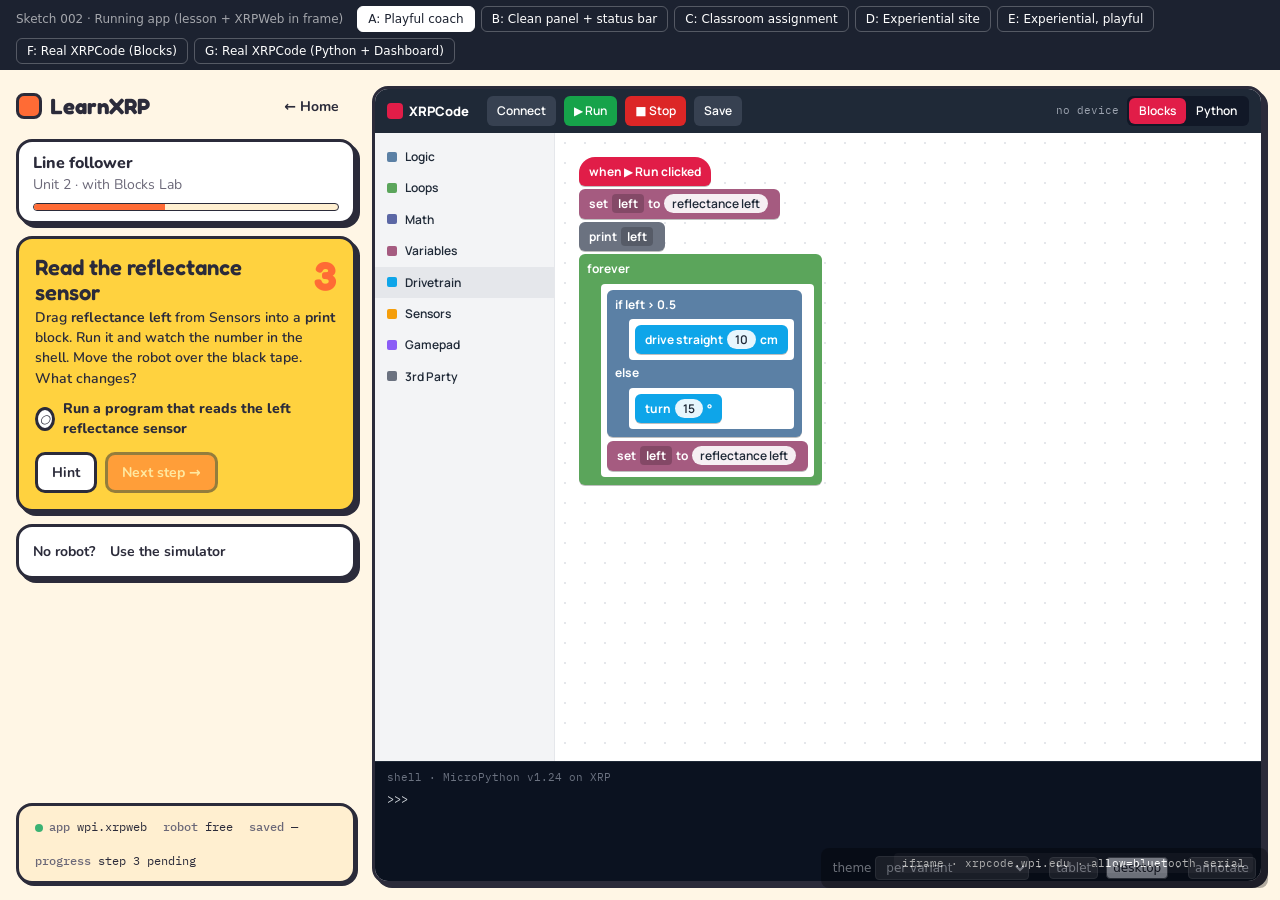
<file: .planning/sketches/002-running-app/index.html>
<!doctype html>
<html lang="en">
<head>
<meta charset="utf-8">
<meta name="viewport" content="width=device-width, initial-scale=1">
<title>Sketch 002 · Running App</title>
<link rel="stylesheet" href="https://fonts.googleapis.com/css2?family=Fredoka:wght@500;600;700&family=Nunito:wght@500;700;800&family=Manrope:wght@500;600;700;800&family=Atkinson+Hyperlegible:wght@400;700&family=IBM+Plex+Mono:wght@400;500&family=Montserrat:wght@300;400;500;600&display=swap">
<link rel="stylesheet" href="../themes/default.css">
<style>
*{box-sizing:border-box}
html,body{margin:0;background:#E9EBEE}
#variant-nav{position:fixed;top:0;left:0;right:0;z-index:9998;background:#1C2230;color:#fff;padding:6px 16px;display:flex;flex-wrap:wrap;gap:6px;align-items:center;font-family:system-ui,sans-serif;font-size:12px}
#variant-nav .label{opacity:.6;margin-inline-end:8px}
.variant-tab{background:transparent;color:#fff;border:1px solid rgba(255,255,255,.25);border-radius:6px;padding:5px 10px;cursor:pointer;font:inherit;transition:all .15s ease}
.variant-tab:hover{background:rgba(255,255,255,.1)}
.variant-tab.active{background:#fff;color:#1C2230;border-color:#fff}
#stage{margin:var(--navh,48px) auto 0;max-width:1280px;transition:max-width .2s ease;box-shadow:0 0 0 1px rgba(0,0,0,.08)}
.variant{display:none;height:calc(100vh - var(--navh,48px));min-height:640px;background:var(--color-bg);color:var(--color-text);font-family:var(--font-sans);font-size:var(--text-base);line-height:1.45;overflow:hidden}
.variant.active{display:block}
#sketch-tools{position:fixed;bottom:12px;right:12px;z-index:9999;font-family:system-ui;font-size:12px;background:rgba(0,0,0,.75);color:#fff;padding:8px 12px;border-radius:8px;opacity:.4;transition:opacity .2s;display:flex;gap:8px;align-items:center}
#sketch-tools:hover{opacity:1}
#sketch-tools select,#sketch-tools button{font:inherit;font-size:12px;background:#333;color:#fff;border:1px solid #555;border-radius:4px;padding:3px 6px;cursor:pointer}
#sketch-tools button.on{background:#fff;color:#000}
#annot{position:fixed;z-index:10000;pointer-events:none;background:#111;color:#fff;font:11px/1.4 ui-monospace,monospace;padding:6px 8px;border-radius:4px;display:none;white-space:pre}
.toast{position:fixed;left:50%;bottom:64px;transform:translateX(-50%) translateY(20px);background:#1C2230;color:#fff;padding:10px 16px;border-radius:8px;font:14px system-ui;opacity:0;transition:all .2s ease;z-index:9997;pointer-events:none}
.toast.show{opacity:1;transform:translateX(-50%) translateY(0)}

.btn{font-family:var(--font-sans);font-weight:700;font-size:var(--text-sm);border:var(--border-w) solid var(--color-border);background:var(--color-surface);color:var(--color-text);border-radius:var(--radius-sm);padding:8px 14px;cursor:pointer;transition:all .15s ease;display:inline-flex;align-items:center;gap:8px}
.btn:hover{transform:translateY(-1px);box-shadow:var(--shadow-sm)}
.btn:disabled{opacity:.5;cursor:not-allowed;transform:none;box-shadow:none}
.btn-primary{background:var(--color-primary);color:#fff;border-color:var(--color-primary)}
.theme-playful .btn-primary{border-color:var(--color-border)}
.btn-ghost{border-color:transparent;background:transparent}
.card{background:var(--color-surface);border:var(--border-w) solid var(--color-border);border-radius:var(--radius-md);box-shadow:var(--shadow-sm)}
.chip{display:inline-flex;align-items:center;gap:6px;font-size:var(--text-xs);font-weight:700;padding:3px 10px;border-radius:var(--radius-full);background:var(--color-surface-2);color:var(--color-text-muted);white-space:nowrap}
.chip.ok{background:#DCF5E6;color:var(--color-success)}
.chip.warn{background:#FFF1D6;color:#8A5A00}
.chip i{width:8px;height:8px;border-radius:50%;background:currentColor;display:inline-block}
.mono{font-family:var(--font-mono)}
.muted{color:var(--color-text-muted)}
h1,h2,h3{font-family:var(--font-display);margin:0;line-height:1.1}
.prog{height:8px;border-radius:var(--radius-full);background:var(--color-surface-2);overflow:hidden;border:1px solid var(--color-border)}
.prog > i{display:block;height:100%;background:var(--color-primary);transition:width .4s ease}
.hint{background:var(--color-primary-soft);border-radius:var(--radius-sm);padding:10px 12px;font-size:var(--text-sm);display:none;margin-top:10px}
.hint.open{display:block}
.steplist{list-style:none;margin:0;padding:0;display:flex;flex-direction:column;gap:4px}
.steplist li{display:flex;gap:10px;align-items:center;font-size:var(--text-sm);padding:6px 8px;border-radius:var(--radius-sm);color:var(--color-text-muted)}
.steplist li i{width:22px;height:22px;border-radius:50%;border:2px solid var(--color-border);display:grid;place-items:center;font-size:11px;font-weight:800;flex:none;background:var(--color-surface)}
.steplist li.done{color:var(--color-text)}
.steplist li.done i{background:var(--color-success);border-color:var(--color-success);color:#fff}
.steplist li.now{background:var(--color-surface-2);color:var(--color-text);font-weight:700}
.steplist li.now i{border-color:var(--color-primary);color:var(--color-primary)}

/* frame + bridge */
.frame{background:#fff;border:var(--border-w) solid var(--color-border);border-radius:var(--radius-md);overflow:hidden;display:flex;flex-direction:column;min-height:0;position:relative}
.frame-tag{position:absolute;bottom:8px;right:8px;z-index:5;font:11px var(--font-mono);background:rgba(28,34,48,.85);color:#fff;padding:3px 8px;border-radius:4px;pointer-events:none}
.ide-host{flex:1;display:flex;min-height:0}
.bridge{display:flex;gap:16px;align-items:center;flex-wrap:wrap;font-family:var(--font-mono);font-size:12px}
.bridge b{font-weight:500;color:var(--color-text-muted)}
.bridge span{white-space:nowrap}
.bridge .dot{width:8px;height:8px;border-radius:50%;display:inline-block;background:var(--color-text-muted);margin-inline-end:6px;vertical-align:middle}
.bridge .dot.ok{background:var(--color-success)}
.bridge .dot.warn{background:var(--color-accent)}

/* ===== mock XRPWeb (inside the iframe, NOT themed) ===== */
.ide{flex:1;display:grid;grid-template-rows:44px minmax(0,1fr) 120px;grid-template-columns:180px 1fr;font-family:'Manrope',system-ui,sans-serif;font-size:13px;color:#1f2937;min-height:0}
.ide .nav{grid-column:1/-1;background:#1f2937;color:#fff;display:flex;align-items:center;gap:8px;padding:0 12px}
.ide .nav .brand{font-weight:800;margin-inline-end:10px;display:flex;align-items:center;gap:6px}
.ide .nav .brand i{width:16px;height:16px;border-radius:4px;background:#e11d48;display:inline-block}
.ide .nav button{font:inherit;font-size:12px;font-weight:600;background:#374151;color:#fff;border:0;border-radius:6px;padding:6px 10px;cursor:pointer;transition:all .15s ease}
.ide .nav button:hover{background:#4b5563}
.ide .nav button.run{background:#16a34a}.ide .nav button.stop{background:#dc2626}
.ide .nav .sp{flex:1}
.ide .nav .seg{display:flex;background:#111827;border-radius:6px;padding:2px}
.ide .nav .seg button{background:transparent;padding:4px 10px}.ide .nav .seg button.on{background:#e11d48}
.ide .nav .conn{font-family:'IBM Plex Mono',monospace;font-size:11px;color:#9ca3af}
.ide .toolbox{background:#f3f4f6;border-inline-end:1px solid #e5e7eb;padding:8px 0;overflow:auto}
.ide .toolbox div{padding:7px 12px;display:flex;align-items:center;gap:8px;cursor:pointer;font-weight:600;font-size:12px}
.ide .toolbox div:hover{background:#e5e7eb}
.ide .toolbox div i{width:10px;height:10px;border-radius:2px;display:inline-block}
.ide .ws{background:#fff;background-image:radial-gradient(#e5e7eb 1px,transparent 1px);background-size:20px 20px;padding:24px;overflow:auto;position:relative}
.ide .shell{grid-column:1/-1;background:#0b1220;color:#d1d5db;font-family:'IBM Plex Mono',monospace;font-size:12px;padding:8px 12px;overflow:auto;border-top:1px solid #1f2937}
.ide .shell .h{color:#6b7280;font-size:11px;margin-bottom:4px}
.blk{border-radius:6px;color:#fff;font-weight:700;font-size:12px;padding:6px 10px;display:inline-block;box-shadow:0 1px 0 rgba(0,0,0,.25);white-space:nowrap}
.blk .f{background:rgba(255,255,255,.9);color:#1f2937;border-radius:10px;padding:1px 8px;margin:0 2px;font-weight:600}
.blk .d{background:rgba(0,0,0,.2);border-radius:4px;padding:1px 6px;margin:0 2px}
.c{position:relative;padding:6px 8px 8px 8px;border-radius:6px;color:#fff;font-weight:700;font-size:12px;display:inline-block;box-shadow:0 1px 0 rgba(0,0,0,.25)}
.c .inner{background:#fff;border-radius:4px;margin:6px 0 0 14px;padding:6px;display:flex;flex-direction:column;gap:4px;align-items:flex-start}
.c .tail{margin-top:4px}
.stack{display:flex;flex-direction:column;gap:3px;align-items:flex-start}
.hat{border-radius:16px 16px 6px 6px}
.py{font-family:'IBM Plex Mono',monospace;font-size:12px;line-height:1.6;white-space:pre;color:#1f2937}
.py .k{color:#7c3aed}.py .s{color:#0f766e}.py .c2{color:#6b7280}
.ws-sel{position:absolute;inset:0;background:rgba(255,255,255,.7);display:none;align-items:center;justify-content:center;font-weight:700}

/* ===== Variant A: Playful (coach column left) ===== */
.pa{display:grid;grid-template-columns:340px 1fr;height:100%;gap:var(--space-4);padding:var(--space-4)}
.pa .coach{display:flex;flex-direction:column;gap:var(--space-3);min-height:0}
.pa .coach .top{display:flex;align-items:center;justify-content:space-between}
.pa .coach .top .logo{font-family:var(--font-display);font-weight:700;font-size:var(--text-xl);display:flex;align-items:center;gap:8px}
.pa .coach .top .logo i{width:26px;height:26px;border-radius:8px;background:var(--color-primary);border:var(--border-w) solid var(--color-border);display:inline-block}
.pa .bubble{padding:var(--space-4);box-shadow:var(--shadow-md);position:relative}
.pa .bubble.now{background:var(--color-accent)}
.pa .bubble h2{font-size:var(--text-xl);font-weight:600;margin-bottom:4px}
.pa .bubble .num{font-family:var(--font-display);font-size:var(--text-3xl);font-weight:700;line-height:1;color:var(--color-primary);float:inline-end;margin-inline-start:8px}
.pa .check{display:flex;gap:8px;align-items:center;margin-top:10px;font-weight:800;font-size:var(--text-sm)}
.pa .check i{width:24px;height:24px;border-radius:50%;border:var(--border-w) solid var(--color-border);background:var(--color-surface);display:grid;place-items:center;font-size:12px}
.pa .check.done i{background:var(--color-success);color:#fff}
.pa .bridgecard{padding:var(--space-3) var(--space-4);margin-top:auto;font-size:12px;background:var(--color-surface-2)}
.pa .frame{box-shadow:var(--shadow-md)}

/* ===== Variant B: Clean (collapsible left panel, status bar bottom) ===== */
.cb{display:grid;grid-template-rows:48px 1fr 36px;height:100%}
.cb .top{display:flex;align-items:center;gap:12px;padding:0 var(--space-4);background:var(--color-surface);border-bottom:1px solid var(--color-border)}
.cb .top .logo{font-weight:800;font-family:var(--font-display);display:flex;align-items:center;gap:8px}
.cb .top .logo i{width:20px;height:20px;border-radius:5px;background:var(--color-primary);display:inline-block}
.cb .top .crumb{color:var(--color-text-muted);font-size:var(--text-sm)}
.cb .top .crumb b{color:var(--color-text)}
.cb .top .sp{flex:1}
.cb .mid{display:grid;grid-template-columns:320px 1fr;min-height:0;transition:grid-template-columns .2s ease}
.cb .mid.collapsed{grid-template-columns:44px 1fr}
.cb .panel{border-inline-end:1px solid var(--color-border);background:var(--color-surface);padding:var(--space-4);overflow:auto;display:flex;flex-direction:column;gap:var(--space-4)}
.cb .mid.collapsed .panel > *:not(.ph){display:none}
.cb .panel .ph{display:flex;justify-content:space-between;align-items:center}
.cb .panel h2{font-size:var(--text-lg);font-weight:800}
.cb .panel .step{font-size:var(--text-sm)}
.cb .panel .step h3{font-size:var(--text-base);font-weight:800;margin-bottom:6px}
.cb .panel .rule{border:1px dashed var(--color-border);border-radius:var(--radius-sm);padding:8px 10px;font-size:12px;display:flex;gap:8px;align-items:center}
.cb .panel .rule.done{border-style:solid;border-color:var(--color-success);background:#EAF7EF}
.cb .framewrap{padding:var(--space-3);min-height:0;display:flex}
.cb .framewrap .frame{flex:1;border-radius:var(--radius-sm)}
.cb .status{background:var(--color-surface);border-top:1px solid var(--color-border);padding:0 var(--space-4);display:flex;align-items:center}

/* ===== Variant C: Classroom (assignment header, lesson right) ===== */
.cc{display:grid;grid-template-rows:auto 1fr;height:100%}
.cc .head{background:var(--color-surface);border-bottom:1px solid var(--color-border);padding:var(--space-3) var(--space-6);display:grid;grid-template-columns:auto 1fr auto;gap:var(--space-6);align-items:center}
.cc .head .brand{font-family:var(--font-display);font-weight:700;display:flex;align-items:center;gap:8px}
.cc .head .brand i{width:20px;height:20px;border-radius:5px;background:var(--color-primary);display:inline-block}
.cc .head .asg h1{font-size:var(--text-lg);font-weight:700}
.cc .head .asg .meta{font-size:var(--text-xs);color:var(--color-text-muted);display:flex;gap:12px;align-items:center;margin-top:2px}
.cc .head .asg .prog{width:160px;display:inline-block;vertical-align:middle}
.cc .head .actions{display:flex;gap:8px;align-items:center}
.cc .body{display:grid;grid-template-columns:1fr 300px;min-height:0}
.cc .framewrap{padding:var(--space-3);display:flex;min-height:0}
.cc .framewrap .frame{flex:1;border-radius:var(--radius-sm)}
.cc .lesson{border-inline-start:1px solid var(--color-border);background:var(--color-surface);padding:var(--space-4);overflow:auto;display:flex;flex-direction:column;gap:var(--space-3);font-size:var(--text-sm)}
.cc .lesson h2{font-size:var(--text-base);font-weight:700}
.cc .lesson .rule{border-inline-start:3px solid var(--color-border);padding:4px 10px;font-size:12px;color:var(--color-text-muted)}
.cc .lesson .rule.done{border-color:var(--color-success);color:var(--color-success)}
.cc .lesson .teacher{background:var(--color-primary-soft);border-radius:var(--radius-sm);padding:8px 10px;font-size:12px}
.cc .bridgebar{background:var(--color-surface-2);border-top:1px solid var(--color-border);padding:6px var(--space-4);margin:auto calc(-1 * var(--space-4)) calc(-1 * var(--space-4));font-size:11px}

@media (max-width:900px){.pa{grid-template-columns:1fr}.cb .mid{grid-template-columns:1fr}.cc .body{grid-template-columns:1fr}}
</style>
</head>
<body>

<div id="variant-nav">
  <span class="label">Sketch 002 · Running app (lesson + XRPWeb in frame)</span>
  <button class="variant-tab active" onclick="showVariant('a',event)">A: Playful coach</button>
  <button class="variant-tab" onclick="showVariant('b',event)">B: Clean panel + status bar</button>
  <button class="variant-tab" onclick="showVariant('c',event)">C: Classroom assignment</button>
  <button class="variant-tab" onclick="showVariant('d',event)">D: Experiential site</button>
  <button class="variant-tab" onclick="showVariant('e',event)">E: Experiential, playful</button>
  <button class="variant-tab" onclick="showVariant('f',event)">F: Real XRPCode (Blocks)</button>
  <button class="variant-tab" onclick="showVariant('g',event)">G: Real XRPCode (Python + Dashboard)</button>
</div>

<div id="stage">

<!-- ============ A ============ -->
<div id="variant-a" class="variant theme-playful active" data-v="a">
<div class="pa">
  <aside class="coach">
    <div class="top"><div class="logo"><i></i>LearnXRP</div><button class="btn btn-ghost" onclick="toast('Back to home (sketch 001)')">← Home</button></div>
    <div class="card bubble" style="padding:10px 14px"><div style="font-weight:800">Line follower</div><div class="muted" style="font-size:var(--text-sm)">Unit 2 · with Blocks Lab</div><div class="prog" style="margin-top:8px"><i data-prog style="width:43%"></i></div></div>
    <div class="card bubble now">
      <span class="num" data-stepnum>3</span>
      <h2 data-title>Read the reflectance sensor</h2>
      <div data-body style="font-size:var(--text-sm);font-weight:600">Drag <b>reflectance left</b> from Sensors into a <b>print</b> block. Run it and watch the number in the shell. Move the robot over the black tape. What changes?</div>
      <div class="check" data-rule><i>○</i><span>Run a program that reads the left reflectance sensor</span></div>
      <div class="hint" data-hint>Values near 0 mean white, near 1 mean black. Try holding the robot 1 cm above the tape.</div>
      <div style="display:flex;gap:8px;margin-top:12px"><button class="btn" onclick="toggleHint(this)">Hint</button><button class="btn btn-primary" data-next disabled onclick="nextStep(this)">Next step →</button></div>
    </div>
    <div class="card bubble" style="padding:10px 14px;font-size:var(--text-sm)"><b>No robot?</b> <button class="btn btn-ghost" style="padding:2px 8px" onclick="switchApp(this,'educabot.sim','Simulator')">Use the simulator</button></div>
    <div class="card bridgecard">
      <div class="bridge">
        <span><i class="dot ok" data-b-dot></i><b>app</b> <span data-b-app>wpi.xrpweb</span></span>
        <span><b>robot</b> <span data-b-robot>free</span></span>
        <span><b>saved</b> <span data-b-save>—</span></span>
        <span><b>progress</b> <span data-b-prog>step 3 pending</span></span>
      </div>
    </div>
  </aside>
  <div class="frame"><span class="frame-tag" data-frametag>iframe · xrpcode.wpi.edu · allow=bluetooth serial</span><div class="ide-host"></div></div>
</div>
</div>

<!-- ============ B ============ -->
<div id="variant-b" class="variant theme-clean" data-v="b">
<div class="cb">
  <div class="top">
    <div class="logo"><i></i>LearnXRP</div>
    <span class="crumb">Period 3 Robotics / Unit 2 / <b>Line follower</b></span>
    <span class="sp"></span>
    <span class="chip ok" data-b-robotchip><i></i>XRP-3F2A</span>
    <span class="chip">Otter-42</span>
    <button class="btn btn-ghost" onclick="toast('Back to home (sketch 001)')">Home</button>
  </div>
  <div class="mid" id="mid-b">
    <aside class="panel">
      <div class="ph"><h2 style="font-size:var(--text-sm);text-transform:uppercase;letter-spacing:.08em;color:var(--color-text-muted)">Lesson</h2><button class="btn btn-ghost" style="padding:4px 8px" onclick="document.getElementById('mid-b').classList.toggle('collapsed')">⇔</button></div>
      <ul class="steplist" data-steps>
        <li class="done"><i>✓</i>Meet the sensor</li>
        <li class="done"><i>✓</i>Where does it go?</li>
        <li class="now"><i>3</i>Read the reflectance sensor</li>
        <li><i>4</i>Decide: tape or floor?</li>
        <li><i>5</i>Turn toward the line</li>
        <li><i>6</i>Follow the line</li>
        <li><i>7</i>Tune and race</li>
      </ul>
      <div class="step">
        <h3 data-title>Step 3 · Read the reflectance sensor</h3>
        <div data-body>Drag <b>reflectance left</b> from Sensors into a <b>print</b> block. Run it and watch the shell. Move the robot over black tape: what changes?</div>
        <div class="rule" data-rule style="margin-top:10px"><span>○</span><span>Checks itself: a run that reads the left reflectance sensor</span></div>
        <div class="hint" data-hint>Near 0 is white, near 1 is black. Hold the robot about 1 cm above the tape.</div>
        <div style="display:flex;gap:8px;margin-top:12px"><button class="btn" onclick="toggleHint(this)">Hint</button><button class="btn btn-primary" data-next disabled onclick="nextStep(this)">Next</button></div>
      </div>
      <div style="margin-top:auto;font-size:12px" class="muted">No robot today? <button class="btn btn-ghost" style="padding:2px 6px;font-size:12px" onclick="switchApp(this,'educabot.sim','Simulator')">Switch to Simulator</button></div>
    </aside>
    <div class="framewrap"><div class="frame"><span class="frame-tag" data-frametag>iframe · xrpcode.wpi.edu · allow=bluetooth serial</span><div class="ide-host"></div></div></div>
  </div>
  <div class="status">
    <div class="bridge">
      <span><i class="dot ok" data-b-dot></i><b>bridge</b> v1 · <span data-b-app>wpi.xrpweb</span></span>
      <span><b>robot lock</b> <span data-b-robot>free</span></span>
      <span><b>storage</b> <span data-b-save>—</span></span>
      <span><b>progress</b> <span data-b-prog>step 3 pending</span></span>
      <span><b>context</b> tag=Otter-42 locale=en board=nanoxrp</span>
    </div>
  </div>
</div>
</div>

<!-- ============ C ============ -->
<div id="variant-c" class="variant theme-classroom" data-v="c">
<div class="cc">
  <div class="head">
    <div class="brand"><i></i>LearnXRP</div>
    <div class="asg">
      <h1>Line follower · Period 3 Robotics</h1>
      <div class="meta"><span>Due Friday</span><span>·</span><span data-stepmeta>Step 3 of 7</span><span class="prog"><i data-prog style="width:43%"></i></span><span class="chip ok" data-b-robotchip><i></i>XRP-3F2A</span><span class="chip">Otter-42</span></div>
    </div>
    <div class="actions"><button class="btn" onclick="toast('Back to Today (sketch 001)')">Today</button><button class="btn btn-primary" data-turnin disabled onclick="toast('Turned in. Ms. Rivera sees step 7 complete.')">Turn in</button></div>
  </div>
  <div class="body">
    <div class="framewrap"><div class="frame"><span class="frame-tag" data-frametag>iframe · xrpcode.wpi.edu · allow=bluetooth serial</span><div class="ide-host"></div></div></div>
    <aside class="lesson">
      <h2 data-title>Step 3 · Read the reflectance sensor</h2>
      <div data-body>Drag <b>reflectance left</b> from Sensors into a <b>print</b> block. Run it and watch the shell. Move the robot over black tape: what changes?</div>
      <div class="rule" data-rule>○ Auto-check: a run that reads the left reflectance sensor</div>
      <div class="teacher"><b>Ms. Rivera:</b> write the two numbers you see (tape and floor) in your notebook. We compare them tomorrow.</div>
      <div class="hint" data-hint>Near 0 is white, near 1 is black. Hold the robot about 1 cm above the tape.</div>
      <div style="display:flex;gap:8px"><button class="btn" onclick="toggleHint(this)">Hint</button><button class="btn btn-primary" data-next disabled onclick="nextStep(this)">Next step</button></div>
      <ul class="steplist" data-steps style="margin-top:8px">
        <li class="done"><i>✓</i>Meet the sensor</li>
        <li class="done"><i>✓</i>Where does it go?</li>
        <li class="now"><i>3</i>Read the reflectance sensor</li>
        <li><i>4</i>Decide: tape or floor?</li>
        <li><i>5</i>Turn toward the line</li>
        <li><i>6</i>Follow the line</li>
        <li><i>7</i>Tune and race</li>
      </ul>
      <div class="muted" style="font-size:12px">No robot? <button class="btn btn-ghost" style="padding:2px 6px;font-size:12px" onclick="switchApp(this,'educabot.sim','Simulator')">Use the simulator</button></div>
      <div class="bridgebar"><div class="bridge" style="font-size:11px"><span><i class="dot ok" data-b-dot></i><span data-b-app>wpi.xrpweb</span></span><span><b>robot</b> <span data-b-robot>free</span></span><span><b>saved</b> <span data-b-save>—</span></span><span><b>progress</b> <span data-b-prog>pending</span></span></div></div>
    </aside>
  </div>
</div>
</div>

<!-- ============ D: EXPERIENTIAL SITE ============ -->
<style>
.xd{display:grid;grid-template-rows:56px 40px 1fr 32px;height:100%;font-weight:400}
.xd h1,.xd h2,.xd h3{font-weight:500}
.xd .nav{background:var(--color-secondary);color:#fff;display:flex;align-items:center;gap:22px;padding:0 var(--space-6);box-shadow:0 .125rem .25rem rgba(0,0,0,.15);z-index:2}
.xd .nav img{height:22px;display:block}
.xd .nav .crumb{font-size:13px;opacity:.9;font-weight:300}
.xd .nav .crumb b{font-weight:600}
.xd .nav .sp{flex:1}
.xd .nav .user{display:flex;align-items:center;gap:8px;font-size:13px;font-weight:600;background:rgba(255,255,255,.12);border-radius:.375rem;padding:5px 12px 5px 6px}
.xd .btn{font-weight:600;border-radius:.375rem;font-size:13px}
.xd .btn-out{background:transparent;color:var(--color-secondary);border-color:var(--color-secondary)}
.xd .strip{background:var(--color-surface-2);border-bottom:1px solid var(--color-border);display:flex;align-items:center;gap:16px;padding:0 var(--space-6);font-size:12px}
.xd .strip .eyebrow{font-weight:600;letter-spacing:.08em;text-transform:uppercase;color:var(--color-primary);font-size:11px}
.xd .badge{display:inline-block;font-size:11px;font-weight:600;padding:.3em .6em;border-radius:.375rem;background:var(--color-secondary);color:#fff}
.xd .badge.grey{background:#fff;color:var(--color-text);border:1px solid var(--color-border)}
.xd .badge.green{background:var(--color-success)}
.xd .mid{display:grid;grid-template-columns:340px 1fr;min-height:0}
.xd .panel{border-inline-end:1px solid var(--color-border);background:#fff;padding:var(--space-6);overflow:auto;display:flex;flex-direction:column;gap:var(--space-4);font-size:14px}
.xd .panel .eyebrow{font-size:11px;font-weight:600;letter-spacing:.08em;text-transform:uppercase;color:var(--color-primary)}
.xd .panel h2{font-size:var(--text-xl);margin-top:2px}
.xd .panel p{font-weight:300;margin:0}
.xd .panel .rule{border:1px solid var(--color-border);border-inline-start:4px solid var(--color-secondary);border-radius:.375rem;padding:8px 10px;font-size:12px;display:flex;gap:8px;align-items:center}
.xd .panel .rule.done{border-inline-start-color:var(--color-success);background:#EAF7EF}
.xd .panel .steplist li.now{background:var(--color-secondary-soft)}
.xd .framewrap{padding:var(--space-3);min-height:0;display:flex}
.xd .framewrap .frame{flex:1;border-radius:.375rem}
.xd .foot{background:var(--color-dark);color:#fff;display:flex;align-items:center;padding:0 var(--space-6);font-size:11px}
.xd .foot .bridge{color:#fff}
.xd .foot .bridge b{color:rgba(255,255,255,.6)}
@media (max-width:900px){.xd .mid{grid-template-columns:1fr}}
</style>
<div id="variant-d" class="variant theme-experiential" data-v="d">
<div class="xd">
  <nav class="nav">
    <img src="[data-uri]" alt="Experiential Robotics">
    <span class="crumb">Education Hub / Period 3 Robotics / Unit 2 / <b>Line follower</b></span>
    <span class="sp"></span>
    <span class="chip ok" data-b-robotchip><i></i>XRP-3F2A</span>
    <span class="user"><span class="avatar" style="width:24px;height:24px;font-size:10px;background:var(--color-primary);border:0">OT</span>Otter-42</span>
    <button class="btn" style="background:transparent;color:#fff;border-color:rgba(255,255,255,.6)" onclick="toast('Back to home (sketch 001)')">Home</button>
  </nav>
  <div class="strip">
    <span class="eyebrow">Connected app</span>
    <span class="badge" data-b-app>wpi.xrpweb</span>
    <span><b>Robot lock:</b> <span data-b-robot>free</span></span>
    <span><b>Saved:</b> <span data-b-save>—</span></span>
    <span><b>Progress:</b> <span data-b-prog>step 3 pending</span></span>
    <span style="flex:1"></span>
    <span style="font-weight:300">No robot? <a style="color:var(--color-primary);font-weight:600;cursor:pointer" onclick="switchApp(this,'educabot.sim','Simulator')">Use the simulator</a></span>
  </div>
  <div class="mid">
    <aside class="panel">
      <div><div class="eyebrow">Step 3 of 7</div><h2 data-title>Read the reflectance sensor</h2></div>
      <p data-body>Drag <b style="font-weight:600">reflectance left</b> from Sensors into a <b style="font-weight:600">print</b> block. Run it and watch the shell. Move the robot over black tape: what changes?</p>
      <div class="rule" data-rule><span>○</span><span>Checks itself: a run that reads the left reflectance sensor</span></div>
      <div class="hint" data-hint style="background:var(--color-secondary-soft)">Near 0 is white, near 1 is black. Hold the robot about 1 cm above the tape.</div>
      <div style="display:flex;gap:8px"><button class="btn btn-out" onclick="toggleHint(this)">Hint</button><button class="btn btn-primary" data-next disabled onclick="nextStep(this)">Next step</button></div>
      <div class="eyebrow" style="margin-top:8px">Lesson</div>
      <ul class="steplist" data-steps>
        <li class="done"><i>✓</i>Meet the sensor</li>
        <li class="done"><i>✓</i>Where does it go?</li>
        <li class="now"><i>3</i>Read the reflectance sensor</li>
        <li><i>4</i>Decide: tape or floor?</li>
        <li><i>5</i>Turn toward the line</li>
        <li><i>6</i>Follow the line</li>
        <li><i>7</i>Tune and race</li>
      </ul>
    </aside>
    <div class="framewrap"><div class="frame"><span class="frame-tag" data-frametag>iframe · xrpcode.wpi.edu · allow=bluetooth serial</span><div class="ide-host"></div></div></div>
  </div>
  <div class="foot"><div class="bridge" style="font-size:11px"><span><i class="dot ok" data-b-dot></i><b>bridge</b> v1</span><span><b>context</b> tag=Otter-42 locale=en board=nanoxrp</span><span><b>Experiential Robotics</b> · open source consortium</span></div></div>
</div>
</div>

<!-- ============ E: EXPERIENTIAL, PLAYFUL ============ -->
<style>
.xe{display:grid;grid-template-rows:60px 1fr;height:100%;font-weight:400}
.xe h1,.xe h2,.xe h3{font-weight:600}
.xe .nav{background:var(--color-secondary);color:#fff;display:flex;align-items:center;gap:14px;padding:0 80px 0 var(--space-6);position:relative;overflow:hidden;z-index:2}
.xe .nav::before{content:"";position:absolute;right:-70px;top:-30px;width:150px;height:140px;background:linear-gradient(115deg,transparent 45%,var(--color-primary) 45% 58%,transparent 58% 62%,var(--color-accent) 62% 75%,transparent 75%);opacity:.9;pointer-events:none}
.xe .nav > *{position:relative}
.xe .nav img{height:22px;display:block}
.xe .nav .crumb{font-size:13px;opacity:.9}
.xe .nav .crumb b{font-weight:600}
.xe .nav .sp{flex:1}
.xe .nav .user{display:flex;align-items:center;gap:8px;font-size:13px;font-weight:600;background:rgba(255,255,255,.14);border-radius:var(--radius-full);padding:4px 12px 4px 4px}
.xe .btn{font-weight:600;border-radius:var(--radius-full);font-size:13px}
.xe .btn-out{background:#fff;color:var(--color-secondary);border-color:var(--color-secondary-soft)}
.xe .mid{display:grid;grid-template-columns:350px 1fr;min-height:0;gap:var(--space-4);padding:var(--space-4)}
.xe .coach{display:flex;flex-direction:column;gap:var(--space-3);min-height:0;overflow:auto}
.xe .tile{background:#fff;border-radius:var(--radius-md);box-shadow:var(--shadow-sm);padding:var(--space-4)}
.xe .eyebrow{font-size:11px;font-weight:600;letter-spacing:.08em;text-transform:uppercase;color:var(--color-secondary);display:inline-flex;align-items:center}
.xe .xmark{width:12px;height:12px;vertical-align:-1px;margin-inline-end:6px}
.xe .head{display:flex;align-items:center;gap:12px}
.xe .ring{width:56px;height:56px;position:relative;display:inline-grid;place-items:center;font-weight:700;font-size:12px;color:var(--color-secondary);flex:none}
.xe .ring svg{position:absolute;inset:0;transform:rotate(-90deg)}
.xe .ring circle{fill:none;stroke-width:6;stroke-linecap:round}
.xe .ring .bg{stroke:var(--color-surface-2)}
.xe .ring .fg{stroke:var(--color-primary);stroke-dasharray:151;transition:stroke-dashoffset .5s ease}
.xe .step{background:linear-gradient(135deg,#fff,var(--color-accent-soft));border-radius:var(--radius-md);box-shadow:var(--shadow-md);padding:var(--space-4);font-size:14px}
.xe .step h2{font-size:var(--text-lg);margin:2px 0 6px}
.xe .step p{margin:0;color:var(--color-text-muted)}
.xe .rule{background:#fff;border-radius:var(--radius-sm);padding:8px 10px;font-size:12px;display:flex;gap:8px;align-items:center;margin-top:10px;border:1px solid var(--color-border)}
.xe .rule.done{border-color:var(--color-success);background:#E3F5EA;color:var(--color-success)}
.xe .coach .steplist li{border-radius:var(--radius-full)}
.xe .coach .steplist li.now{background:var(--color-accent-soft);color:var(--color-secondary)}
.xe .coach .steplist li.now i{border-color:var(--color-accent);color:var(--color-accent)}
.xe .bridgetile{margin-top:auto;background:var(--color-dark);color:#fff;border-radius:var(--radius-md);padding:var(--space-3) var(--space-4);font-size:11px}
.xe .bridgetile .bridge{color:#fff}
.xe .bridgetile .bridge b{color:rgba(255,255,255,.6)}
.xe .frame{border:0;border-radius:var(--radius-md);box-shadow:var(--shadow-md)}
.xe .pill{display:inline-flex;align-items:center;gap:6px;font-size:11px;font-weight:600;padding:4px 10px;border-radius:var(--radius-full);background:var(--color-surface-2);color:var(--color-text-muted)}
.xe .pill.blue{background:var(--color-accent-soft);color:var(--color-accent)}
@media (max-width:900px){.xe .mid{grid-template-columns:1fr}}
</style>
<div id="variant-e" class="variant theme-experiential-play" data-v="e">
<div class="xe">
  <nav class="nav">
    <img src="[data-uri]" alt="Experiential Robotics">
    <span class="crumb">Period 3 Robotics / Unit 2 / <b>Line follower</b></span>
    <span class="sp"></span>
    <span class="chip ok" data-b-robotchip style="border-radius:999px"><i></i>XRP-3F2A</span>
    <span class="user"><span class="avatar" style="width:24px;height:24px;font-size:10px;background:var(--color-accent);border:2px solid #fff">OT</span>Otter-42</span>
    <button class="btn" style="background:rgba(255,255,255,.14);color:#fff;border-color:transparent" onclick="toast('Back to home (sketch 001)')">Home</button>
  </nav>
  <div class="mid">
    <aside class="coach">
      <div class="tile head"><span class="ring"><svg viewBox="0 0 56 56"><circle class="bg" cx="28" cy="28" r="24"/><circle class="fg" cx="28" cy="28" r="24" style="stroke-dashoffset:86"/></svg>3/7</span><div><span class="eyebrow"><svg class="xmark" viewBox="0 0 40 40"><path d="M38 4h-9L2 36h9z" fill="#0A6EFF"/><path d="M2 4h9l27 32h-9z" fill="#D1182C"/></svg>Line follower</span><div style="font-weight:600">Unit 2 · with Blocks Lab</div><div class="muted" style="font-size:12px">You are on a roll. Three done.</div></div></div>
      <div class="step">
        <span class="eyebrow" data-stepmeta>Step 3 of 7</span>
        <h2 data-title>Read the reflectance sensor</h2>
        <p data-body>Drag <b style="font-weight:600;color:var(--color-text)">reflectance left</b> from Sensors into a <b style="font-weight:600;color:var(--color-text)">print</b> block. Run it and watch the shell. Move the robot over black tape: what changes?</p>
        <div class="rule" data-rule><span>○</span><span>Checks itself: a run that reads the left reflectance sensor</span></div>
        <div class="hint" data-hint style="background:#fff;border:1px solid var(--color-border)">Near 0 is white, near 1 is black. Hold the robot about 1 cm above the tape.</div>
        <div style="display:flex;gap:8px;margin-top:12px"><button class="btn btn-out" onclick="toggleHint(this)">Hint</button><button class="btn btn-primary" data-next disabled onclick="nextStep(this)">Next step</button></div>
      </div>
      <div class="tile" style="padding:var(--space-3) var(--space-4)">
        <ul class="steplist" data-steps>
          <li class="done"><i>✓</i>Meet the sensor</li>
          <li class="done"><i>✓</i>Where does it go?</li>
          <li class="now"><i>3</i>Read the reflectance sensor</li>
          <li><i>4</i>Decide: tape or floor?</li>
          <li><i>5</i>Turn toward the line</li>
          <li><i>6</i>Follow the line</li>
          <li><i>7</i>Tune and race</li>
        </ul>
      </div>
      <div class="tile" style="padding:10px 14px;font-size:13px;display:flex;align-items:center;justify-content:space-between;gap:8px"><span>No robot today?</span><button class="btn btn-out" style="padding:.3rem .8rem;font-size:12px" onclick="switchApp(this,'educabot.sim','Simulator')">Use the simulator</button></div>
      <div class="bridgetile"><div class="bridge" style="font-size:11px"><span><i class="dot ok" data-b-dot></i><span data-b-app>wpi.xrpweb</span></span><span><b>robot</b> <span data-b-robot>free</span></span><span><b>saved</b> <span data-b-save>—</span></span><span><b>progress</b> <span data-b-prog>step 3 pending</span></span></div></div>
    </aside>
    <div class="frame"><span class="frame-tag" data-frametag>iframe · xrpcode.wpi.edu · allow=bluetooth serial</span><div class="ide-host"></div></div>
  </div>
</div>
</div>

<!-- ============ F + G: real XRPCode look inside the frame ============ -->
<style>
.xf .nav::before,.xg .nav::before{opacity:.55}
.xe .coach .tile.calm{background:#fff}
.xe .step.calm{background:#fff;box-shadow:var(--shadow-sm);border-inline-start:4px solid var(--color-secondary)}
/* XRPCode chrome, modeled on xrpcode.wpi.edu (dark theme, flexlayout panels) */
.xc{flex:1;display:grid;grid-template-rows:50px 1fr;grid-template-columns:230px 1fr;font-family:'Roboto','Manrope',system-ui,sans-serif;font-size:13px;color:#ddd;background:#1a1a1b;min-height:0}
.xc .nav{grid-column:1/-1;background:#1e3a5c;display:flex;align-items:center;gap:22px;padding:0 0 0 12px;box-shadow:0 2px 4px rgba(0,0,0,.4)}
.xc .nav .logo{display:flex;align-items:center;gap:6px;margin-inline-end:8px}
.xc .nav .menu{color:#9db4cc;font-size:13px;cursor:pointer;display:inline-flex;align-items:center;gap:3px}
.xc .nav .menu:hover{color:#fff}
.xc .nav .sp{flex:1}
.xc .nav .connect{height:50px;min-width:200px;background:#d6d6d6;color:#1e3a5c;border:0;border-radius:24px 0 0 24px;font:700 13px 'Roboto','Manrope',sans-serif;letter-spacing:.04em;cursor:pointer;display:inline-flex;align-items:center;justify-content:center;gap:8px;transition:background .15s ease}
.xc .nav .connect:hover{background:#7cc8fb}
.xc .nav .run{height:34px;padding:0 18px;border:0;border-radius:17px;font:700 13px 'Roboto','Manrope',sans-serif;color:#fff;cursor:pointer;margin-inline-end:8px}
.xc .nav .run.go{background:#16a34a}.xc .nav .run.stop{background:#dc2626}
.xc .nav .dev{font:12px monospace;color:#b9e1fe;margin-inline-end:10px}
.xc .side{border-inline-end:1px solid #2b2b2e;display:flex;flex-direction:column;min-height:0}
.xc .ph{background:#2b2b2e;color:#ddd;font-size:12px;padding:4px 8px;display:flex;justify-content:space-between;align-items:center}
.xc .ph .sq{width:9px;height:9px;border:1px solid #888;display:inline-block}
.xc .tree{padding:8px;font-size:12px;color:#ccc;flex:1;overflow:auto}
.xc .tree .tabs{display:flex;gap:2px;margin-bottom:8px}
.xc .tree .tabs span{padding:3px 10px;background:#242426;border-radius:3px 3px 0 0;color:#9a9a9a;font-size:11px}
.xc .tree .tabs span.on{background:#2b2b2e;color:#fff}
.xc .tree div{padding:2px 0 2px 6px;white-space:nowrap}
.xc .tree .f{padding-inline-start:20px}
.xc .tree .sel{background:#0066b3;color:#fff;border-radius:2px}
.xc .main{display:grid;grid-template-rows:1fr 150px;min-height:0}
.xc .ed{display:flex;flex-direction:column;min-height:0}
.xc .tabbar{background:#1a1a1b;display:flex;align-items:flex-end;gap:2px;padding:4px 6px 0;border-bottom:1px solid #2b2b2e}
.xc .tabbar span{background:#242426;color:#9a9a9a;font-size:12px;padding:5px 12px;border-radius:4px 4px 0 0;cursor:pointer}
.xc .tabbar span.on{background:#fff;color:#222}
.xc .tabbar span.on.dark{background:#1f1f1f;color:#ddd}
.xc .tabbar .dot{width:8px;height:8px;border-radius:50%;background:#ddd;display:inline-block;margin-inline-start:6px}
.xc .blk-ws{flex:1;display:grid;grid-template-columns:130px 1fr;min-height:0;background:#fff}
.xc .tb{background:#f7f7f7;border-inline-end:1px solid #ddd;overflow:auto;padding:4px 0}
.xc .tb div{padding:5px 8px 5px 10px;font-size:12px;color:#333;display:flex;align-items:center;gap:8px;cursor:pointer}
.xc .tb div:hover{background:#e9e9e9}
.xc .tb i{width:4px;height:14px;display:inline-block}
.xc .ws{background:#fff;background-image:radial-gradient(#ddd 1px,transparent 1px);background-size:20px 20px;padding:20px;overflow:auto;color:#1f2937}
.xc .py{flex:1;background:#1f1f1f;color:#ccc;font-family:'IBM Plex Mono',Consolas,monospace;font-size:12.5px;line-height:1.6;padding:10px 0;overflow:auto;display:grid;grid-template-columns:44px 1fr}
.xc .py .ln{color:#6e7681;text-align:end;padding-inline-end:14px;user-select:none;white-space:pre}
.xc .py .code{white-space:pre}
.xc .py .k{color:#c586c0}.xc .py .f{color:#dcdcaa}.xc .py .n{color:#b5cea8}.xc .py .c{color:#6a9955}.xc .py .b{color:#569cd6}
.xc .dash{flex:1;background:#f1f5f9;color:#334155;padding:8px 16px;overflow:auto}
.xc .dash .hd{display:flex;justify-content:space-between;align-items:center;margin-bottom:8px}
.xc .dash .hd h4{margin:0;font-size:20px;font-weight:700;color:#4b5563}
.xc .dash .hd .b{font-size:11px;padding:4px 10px;border:1px solid #cbd5e1;border-radius:4px;background:#fff;color:#475569}
.xc .grid{display:grid;grid-template-columns:repeat(4,1fr);gap:10px}
.xc .w{background:#fff;border:1px solid #e2e8f0;border-radius:6px;padding:8px 10px;box-shadow:0 1px 2px rgba(0,0,0,.05)}
.xc .w .t{font-size:11px;font-weight:700;color:#64748b;text-transform:uppercase;letter-spacing:.04em;display:flex;justify-content:space-between}
.xc .w .v{font-size:22px;font-weight:700;color:#0f172a;font-variant-numeric:tabular-nums}
.xc .w .u{font-size:11px;color:#64748b;margin-inline-start:3px}
.xc .w .bar{height:6px;background:#e2e8f0;border-radius:3px;margin-top:6px;overflow:hidden}
.xc .w .bar i{display:block;height:100%;background:#0c8ee3;width:8%;transition:width .3s ease}
.xc .w.two{grid-column:span 2}
.xc .w .row2{display:flex;gap:14px}
.xc .shell{display:flex;flex-direction:column;min-height:0;border-top:1px solid #2b2b2e}
.xc .term{flex:1;background:#333;color:#ddd;font-family:'IBM Plex Mono',Consolas,monospace;font-size:12px;padding:6px 10px;overflow:auto;white-space:pre-wrap}
@media (max-width:900px){.xc{grid-template-columns:1fr}.xc .side{display:none}}
</style>

<!-- F: XRPCode Blockly -->
<div id="variant-f" class="variant theme-experiential-play" data-v="f">
<div class="xe xf">
  <nav class="nav">
    <img src="[data-uri]" alt="Experiential Robotics">
    <span class="crumb">Period 3 Robotics / Unit 2 / <b>Line follower</b></span>
    <span class="sp"></span>
    <span class="chip" data-b-robotchip style="border-radius:999px"><i></i>no robot yet</span>
    <span class="user"><span class="avatar" style="width:24px;height:24px;font-size:10px;background:var(--color-accent);border:2px solid #fff">OT</span>Otter-42</span>
    <button class="btn" style="background:rgba(255,255,255,.14);color:#fff;border-color:transparent" onclick="toast('Back to home (sketch 001)')">Home</button>
  </nav>
  <div class="mid">
    <aside class="coach">
      <div class="tile head calm"><span class="ring"><svg viewBox="0 0 56 56"><circle class="bg" cx="28" cy="28" r="24"/><circle class="fg" cx="28" cy="28" r="24" style="stroke-dashoffset:86"/></svg>3/7</span><div><span class="eyebrow"><svg class="xmark" viewBox="0 0 40 40"><path d="M38 4h-9L2 36h9z" fill="#0A6EFF"/><path d="M2 4h9l27 32h-9z" fill="#D1182C"/></svg>Line follower</span><div style="font-weight:600">Unit 2 · in Blocks Lab (XRPCode)</div><div class="muted" style="font-size:12px">Due Friday · Ms. Rivera</div></div></div>
      <div class="step calm">
        <span class="eyebrow" data-stepmeta>Step 3 of 7</span>
        <h2 data-title>Read the reflectance sensor</h2>
        <p data-body>In the app on the right: press <b style="font-weight:600;color:var(--color-text)">CONNECT XRP</b>, open <b style="font-weight:600;color:var(--color-text)">Sensors → Reflectance</b>, and put <b style="font-weight:600;color:var(--color-text)">reflectance left</b> inside a print block. Then RUN and watch the shell at the bottom.</p>
        <div class="rule" data-rule><span>○</span><span>Checks itself: a run that reads the left reflectance sensor</span></div>
        <div class="hint" data-hint style="background:#fff;border:1px solid var(--color-border)">Near 0 is white, near 1 is black. Hold the robot about 1 cm above the tape.</div>
        <div style="display:flex;gap:8px;margin-top:12px"><button class="btn btn-out" onclick="toggleHint(this)">Hint</button><button class="btn btn-primary" data-next disabled onclick="nextStep(this)">Next step</button></div>
      </div>
      <div class="tile calm" style="padding:var(--space-3) var(--space-4)">
        <ul class="steplist" data-steps>
          <li class="done"><i>✓</i>Meet the sensor</li>
          <li class="done"><i>✓</i>Where does it go?</li>
          <li class="now"><i>3</i>Read the reflectance sensor</li>
          <li><i>4</i>Decide: tape or floor?</li>
          <li><i>5</i>Turn toward the line</li>
          <li><i>6</i>Follow the line</li>
          <li><i>7</i>Tune and race</li>
        </ul>
      </div>
      <div class="tile calm" style="padding:10px 14px;font-size:13px;display:flex;align-items:center;justify-content:space-between;gap:8px"><span>No robot today?</span><button class="btn btn-out" style="padding:.3rem .8rem;font-size:12px" onclick="switchApp(this,'educabot.sim','Simulator')">Use the simulator</button></div>
      <div class="bridgetile"><div class="bridge" style="font-size:11px"><span><i class="dot ok" data-b-dot></i><span data-b-app>wpi.xrpweb</span></span><span><b>robot</b> <span data-b-robot>free</span></span><span><b>saved</b> <span data-b-save>—</span></span><span><b>progress</b> <span data-b-prog>step 3 pending</span></span></div></div>
    </aside>
    <div class="frame"><span class="frame-tag" data-frametag>iframe · xrpcode.wpi.edu · allow=bluetooth serial</span><div class="ide-host-f" style="flex:1;display:flex;min-height:0"></div></div>
  </div>
</div>
</div>

<!-- G: XRPCode Python + Dashboard -->
<div id="variant-g" class="variant theme-experiential-play" data-v="g">
<div class="xe xg">
  <nav class="nav">
    <img src="[data-uri]" alt="Experiential Robotics">
    <span class="crumb">Period 5 Robotics (13+) / Unit 2 / <b>Line follower</b></span>
    <span class="sp"></span>
    <span class="chip" data-b-robotchip style="border-radius:999px"><i></i>no robot yet</span>
    <span class="user"><span class="avatar" style="width:24px;height:24px;font-size:10px;background:var(--color-accent);border:2px solid #fff">FX</span>Fox-17</span>
    <button class="btn" style="background:rgba(255,255,255,.14);color:#fff;border-color:transparent" onclick="toast('Back to home (sketch 001)')">Home</button>
  </nav>
  <div class="mid">
    <aside class="coach">
      <div class="tile head calm"><span class="ring"><svg viewBox="0 0 56 56"><circle class="bg" cx="28" cy="28" r="24"/><circle class="fg" cx="28" cy="28" r="24" style="stroke-dashoffset:86"/></svg>3/7</span><div><span class="eyebrow"><svg class="xmark" viewBox="0 0 40 40"><path d="M38 4h-9L2 36h9z" fill="#0A6EFF"/><path d="M2 4h9l27 32h-9z" fill="#D1182C"/></svg>Line follower</span><div style="font-weight:600">Unit 2 · in Python Lab (XRPCode)</div><div class="muted" style="font-size:12px">Due Friday · Mr. Okafor</div></div></div>
      <div class="step calm">
        <span class="eyebrow" data-stepmeta>Step 3 of 7</span>
        <h2 data-title>Read the reflectance sensor</h2>
        <p data-body>Open the <b style="font-weight:600;color:var(--color-text)">Dashboard</b> tab in the app and watch <b style="font-weight:600;color:var(--color-text)">Reflectance · Left</b> while you slide the robot over the tape. Then print the same value from <span class="mono" style="font-size:12px">reflectance.get_left()</span> and RUN.</p>
        <div class="rule" data-rule><span>○</span><span>Checks itself: a run that reads the left reflectance sensor</span></div>
        <div class="hint" data-hint style="background:#fff;border:1px solid var(--color-border)">The dashboard and your print should agree. If they do not, the sensor cable is on the wrong port.</div>
        <div style="display:flex;gap:8px;margin-top:12px"><button class="btn btn-out" onclick="toggleHint(this)">Hint</button><button class="btn btn-primary" data-next disabled onclick="nextStep(this)">Next step</button></div>
      </div>
      <div class="tile calm" style="padding:var(--space-3) var(--space-4)">
        <ul class="steplist" data-steps>
          <li class="done"><i>✓</i>Meet the sensor</li>
          <li class="done"><i>✓</i>Where does it go?</li>
          <li class="now"><i>3</i>Read the reflectance sensor</li>
          <li><i>4</i>Decide: tape or floor?</li>
          <li><i>5</i>Turn toward the line</li>
          <li><i>6</i>Follow the line</li>
          <li><i>7</i>Tune and race</li>
        </ul>
      </div>
      <div class="bridgetile"><div class="bridge" style="font-size:11px"><span><i class="dot ok" data-b-dot></i><span data-b-app>wpi.xrpweb</span></span><span><b>robot</b> <span data-b-robot>free</span></span><span><b>saved</b> <span data-b-save>—</span></span><span><b>progress</b> <span data-b-prog>step 3 pending</span></span></div></div>
    </aside>
    <div class="frame"><span class="frame-tag" data-frametag>iframe · xrpcode.wpi.edu · allow=bluetooth serial</span><div class="ide-host-g" style="flex:1;display:flex;min-height:0"></div></div>
  </div>
</div>
</div>

<script>
const XC_LOGO=`<svg width="34" height="26" viewBox="0 0 34 26"><rect x="4" y="6" width="26" height="12" rx="3" fill="#cfd8e3"/><circle cx="9" cy="20" r="4" fill="#9aa8b8"/><circle cx="25" cy="20" r="4" fill="#9aa8b8"/><rect x="13" y="2" width="8" height="5" rx="1" fill="#9aa8b8"/><text x="17" y="15" font-size="6" font-weight="700" fill="#1e3a5c" text-anchor="middle">XRP</text></svg>`;
const XC_NAV=(dev)=>`<div class="nav"><span class="logo">${XC_LOGO}</span><span class="menu">File ▾</span><span class="menu">View ▾</span><span class="menu">Help ▾</span><span class="sp"></span><span class="dev" data-xc-dev></span><button class="run go" data-xc-run style="display:none" onclick="xcRun(this)">RUN</button><button class="run stop" data-xc-stop style="display:none" onclick="xcStop(this)">STOP</button><button class="connect" data-xc-connect onclick="xcConnect(this)">⤢&nbsp; CONNECT XRP</button></div>`;
const XC_SIDE=(sel)=>`<aside class="side"><div class="ph"><span>Filesystem</span><span class="sq"></span></div><div class="tree"><div class="tabs"><span class="on">My View</span><span>System View</span></div><div>Storage: XRP-3F2A</div><div>▸ XRPExamples</div><div>▸ lib</div><div class="f ${sel==='blocks'?'sel':''}">line_follow_v2.blocks</div><div class="f ${sel==='py'?'sel':''}">line_follow_v2.py</div><div class="f">main.py</div><div class="f">square_dance.blocks</div></div></aside>`;
const XC_SHELL=`<div class="shell"><div class="tabbar"><span class="on dark">shell</span></div><div class="term" data-ide-out>MicroPython v1.24.0 on 2024-10-25; XRP with RP2350
Type "help()" for more information.
&gt;&gt;&gt; </div></div>`;
const IDE_F=`<div class="xc">${XC_NAV()}${XC_SIDE('blocks')}<div class="main"><div class="ed"><div class="tabbar"><span class="on">line_follow_v2.blocks<span class="dot"></span></span></div><div class="blk-ws"><div class="tb"><div><i style="background:#5b80a5"></i>Logic</div><div><i style="background:#5ba55b"></i>Loops</div><div><i style="background:#5b67a5"></i>Math</div><div><i style="background:#5ba58c"></i>Text</div><div><i style="background:#745ba5"></i>Lists</div><div><i style="background:#a55b80"></i>Variables</div><div><i style="background:#995ba5"></i>Functions</div><div><i style="background:#0ea5e9"></i>DriveTrain</div><div><i style="background:#0284c7"></i>Individual Motors</div><div><i style="background:#06b6d4"></i>Servos</div><div style="background:#e9e9e9"><i style="background:#f59e0b"></i>Sensors</div><div style="padding-inline-start:22px"><i style="background:#f59e0b"></i>Reflectance</div><div style="padding-inline-start:22px"><i style="background:#f59e0b"></i>Distance</div><div style="padding-inline-start:22px"><i style="background:#f59e0b"></i>Gyro</div><div><i style="background:#8b5cf6"></i>Gamepad</div><div><i style="background:#64748b"></i>Control Board</div><div><i style="background:#6b7280"></i>3rd Party</div></div><div class="ws"><div class="stack" data-ide-blocks><span class="blk hat" style="background:#e11d48">when ▶ Run clicked</span><span class="blk" style="background:#a55b80">set <span class="d">left</span> to <span class="f">reflectance left</span></span><span class="blk" style="background:#6b7280">print <span class="d">left</span></span><div class="c" style="background:#5ba55b">forever<div class="inner"><div class="c" style="background:#5b80a5">if <span class="f">left</span> &gt; <span class="f">0.5</span><div class="inner"><span class="blk" style="background:#0ea5e9">drive straight <span class="f">10</span> cm</span></div><div class="tail">else</div><div class="inner"><span class="blk" style="background:#0ea5e9">turn <span class="f">15</span> °</span></div></div><span class="blk" style="background:#a55b80">set <span class="d">left</span> to <span class="f">reflectance left</span></span></div></div></div></div></div>${XC_SHELL}</div></div>`;
const IDE_G=`<div class="xc">${XC_NAV()}${XC_SIDE('py')}<div class="main"><div class="ed"><div class="tabbar"><span class="on dark" data-xc-tab="py" onclick="xcTab(this,'py')">line_follow_v2.py<span class="dot"></span></span><span data-xc-tab="dash" onclick="xcTab(this,'dash')">Dashboard</span></div><div class="py" data-xc-pane="py"><div class="ln">1
2
3
4
5
6
7
8
9
10
11
12</div><div class="code"><span class="c"># Step 3: read the reflectance sensor</span>
<span class="k">from</span> XRPLib.defaults <span class="k">import</span> *
<span class="k">import</span> time

left = reflectance.get_left()
<span class="f">print</span>(<span class="b">"left ="</span>, left)

<span class="k">while</span> <span class="b">True</span>:
    left = reflectance.get_left()
    <span class="f">print</span>(left)
    time.sleep(<span class="n">0.5</span>)
</div></div><div class="dash" data-xc-pane="dash" style="display:none"><div class="hd"><h4>Sensors</h4><div style="display:flex;gap:6px"><span class="b">Reset</span><span class="b">+ Add widget</span></div></div><div class="grid"><div class="w two"><div class="t"><span>Reflectance</span><span>XPP</span></div><div class="row2"><div style="flex:1"><div style="font-size:11px;color:#64748b">Left</div><div class="v" data-xc-refl-l>0.00</div><div class="bar"><i data-xc-refl-lb></i></div></div><div style="flex:1"><div style="font-size:11px;color:#64748b">Right</div><div class="v" data-xc-refl-r>0.00</div><div class="bar"><i data-xc-refl-rb></i></div></div></div></div><div class="w"><div class="t"><span>Distance</span></div><div class="v">42.3<span class="u">cm</span></div></div><div class="w"><div class="t"><span>Voltage</span></div><div class="v">7.9<span class="u">V</span></div></div><div class="w two"><div class="t"><span>Gyro</span></div><div class="row2"><div><div style="font-size:11px;color:#64748b">Yaw</div><div class="v">12.4</div></div><div><div style="font-size:11px;color:#64748b">Pitch</div><div class="v">-0.8</div></div><div><div style="font-size:11px;color:#64748b">Roll</div><div class="v">1.1</div></div></div></div><div class="w two"><div class="t"><span>Accelerometer</span></div><div class="row2"><div><div style="font-size:11px;color:#64748b">X</div><div class="v">0.02</div></div><div><div style="font-size:11px;color:#64748b">Y</div><div class="v">-0.01</div></div><div><div style="font-size:11px;color:#64748b">Z</div><div class="v">0.98</div></div></div></div><div class="w"><div class="t"><span>Enc 3</span></div><div class="v">1284</div></div><div class="w"><div class="t"><span>Enc 4</span></div><div class="v">1279</div></div></div></div></div>${XC_SHELL}</div></div>`;
document.querySelector('.ide-host-f').innerHTML=IDE_F;
document.querySelector('.ide-host-g').innerHTML=IDE_G;
function xcConnect(b){const r=b.closest('.variant');const dev=r.querySelector('[data-xc-dev]');if(b.dataset.on){b.dataset.on='';b.innerHTML='⤢&nbsp; CONNECT XRP';dev.textContent='';r.querySelector('[data-xc-run]').style.display='none';r.querySelector('[data-xc-stop]').style.display='none';setBridge(r,'robot','free');r.querySelectorAll('[data-b-robotchip]').forEach(c=>{c.className='chip';c.innerHTML='<i></i>no robot yet'});toast('bridge: robot.release()');return}dev.textContent='connecting…';setBridge(r,'robot','acquire → pending');setTimeout(()=>{b.dataset.on='1';b.innerHTML='⤢&nbsp; DISCONNECT';dev.textContent='XRP-3F2A · BLE · 7.9 V';r.querySelector('[data-xc-run]').style.display='';setBridge(r,'robot','XRP-3F2A → wpi.xrpweb');r.querySelectorAll('[data-b-robotchip]').forEach(c=>{c.className='chip ok';c.innerHTML='<i></i>XRP-3F2A'});toast('bridge: robot.acquire() granted to wpi.xrpweb')},900)}
function xcRun(b){const r=b.closest('.variant');const out=r.querySelector('[data-ide-out]');b.style.display='none';r.querySelector('[data-xc-stop]').style.display='';out.innerHTML='&gt;&gt;&gt; exec(open("line_follow_v2.py").read())\nleft = 0.08';let n=0;const vals=[0.08,0.11,0.09,0.71,0.84,0.79,0.12];const L=r.querySelector('[data-xc-refl-l]'),LB=r.querySelector('[data-xc-refl-lb]'),R=r.querySelector('[data-xc-refl-r]'),RB=r.querySelector('[data-xc-refl-rb]');const t=setInterval(()=>{out.innerHTML+='\n'+vals[n].toFixed(2);out.scrollTop=1e4;if(L){L.textContent=vals[n].toFixed(2);LB.style.width=(vals[n]*100)+'%';R.textContent=(vals[n]*.9+.02).toFixed(2);RB.style.width=((vals[n]*.9+.02)*100)+'%'}n++;if(n===3)markDone(r);if(n>=vals.length){clearInterval(t);out.innerHTML+='\n&gt;&gt;&gt; ';b.style.display='';r.querySelector('[data-xc-stop]').style.display='none'}},380);r._run=t;setBridge(r,'save','saving…');setTimeout(()=>setBridge(r,'save','saved 1s ago'),700)}
function xcStop(b){const r=b.closest('.variant');clearInterval(r._run);r.querySelector('[data-ide-out]').innerHTML+='\nKeyboardInterrupt\n&gt;&gt;&gt; ';b.style.display='none';r.querySelector('[data-xc-run]').style.display='';toast('XRPCode: stopped')}
function xcTab(el,p){const r=el.closest('.variant');r.querySelectorAll('[data-xc-tab]').forEach(t=>t.classList.remove('on','dark'));el.classList.add('on');if(p==='py')el.classList.add('dark');r.querySelectorAll('[data-xc-pane]').forEach(x=>x.style.display=x.dataset.xcPane===p?'':'none')}
</script>

</div><!-- /stage -->

<div id="sketch-tools">
  <label>theme <select id="theme-switcher" onchange="forceTheme(this.value)"><option value="auto">per variant</option><option value="playful">playful</option><option value="clean">clean</option><option value="classroom">classroom</option><option value="experiential">experiential</option><option value="experiential-play">experiential, playful</option></select></label>
  <span>·</span>
  <button onclick="vp(768,this)">tablet</button><button class="on" onclick="vp(1280,this)">desktop</button>
  <span>·</span>
  <button id="annot-btn" onclick="toggleAnnot(this)">annotate</button>
</div>
<div id="annot"></div>
<div class="toast" id="toast"></div>

<script>
/* ---- sketch chrome ---- */
function fitNav(){const h=document.getElementById("variant-nav").offsetHeight;document.documentElement.style.setProperty("--navh",h+"px")}window.addEventListener("resize",fitNav);window.addEventListener("load",fitNav);fitNav();
function showVariant(id,ev){document.querySelectorAll('.variant').forEach(v=>v.classList.remove('active'));document.querySelectorAll('.variant-tab').forEach(t=>t.classList.remove('active'));document.getElementById('variant-'+id).classList.add('active');ev.target.classList.add('active')}
function forceTheme(t){document.querySelectorAll('.variant').forEach(v=>{v.classList.remove('theme-playful','theme-clean','theme-classroom');v.classList.add('theme-'+(t==='auto'?v.dataset.own:t))})}
document.querySelectorAll('.variant').forEach(v=>{v.dataset.own=[...v.classList].find(c=>c.startsWith('theme-')).slice(6)})
function vp(w,btn){document.getElementById('stage').style.maxWidth=w+'px';document.querySelectorAll('#sketch-tools button').forEach(b=>{if(b.id!=='annot-btn')b.classList.remove('on')});btn.classList.add('on')}
let annotOn=false;const annot=document.getElementById('annot');
function toggleAnnot(b){annotOn=!annotOn;b.classList.toggle('on',annotOn);annot.style.display='none'}
document.addEventListener('mousemove',e=>{if(!annotOn)return;const el=e.target.closest('#stage *');if(!el){annot.style.display='none';return}const cs=getComputedStyle(el);annot.textContent=el.tagName.toLowerCase()+(typeof el.className==='string'&&el.className?'.'+el.className.split(' ')[0]:'')+'\nfont '+cs.fontSize+' '+cs.fontWeight+' '+cs.fontFamily.split(',')[0]+'\ncolor '+cs.color+'\nbg '+cs.backgroundColor+'\npad '+cs.padding;annot.style.display='block';annot.style.left=(e.clientX+14)+'px';annot.style.top=(e.clientY+14)+'px'})
function toast(m){const t=document.getElementById('toast');t.textContent=m;t.classList.add('show');clearTimeout(t._h);t._h=setTimeout(()=>t.classList.remove('show'),2000)}

/* ---- mock XRPWeb, injected into every variant's frame ---- */
const IDE=`
<div class="ide">
  <div class="nav">
    <span class="brand"><i></i>XRPCode</span>
    <button data-ide-connect onclick="ideConnect(this)">Connect</button>
    <button class="run" onclick="ideRun(this)">▶ Run</button>
    <button class="stop" onclick="ideStop(this)">■ Stop</button>
    <button onclick="ideSave(this)">Save</button>
    <span class="sp"></span>
    <span class="conn" data-ide-conn>no device</span>
    <div class="seg"><button class="on" onclick="ideMode(this,'blocks')">Blocks</button><button onclick="ideMode(this,'python')">Python</button></div>
  </div>
  <div class="toolbox">
    <div><i style="background:#5b80a5"></i>Logic</div><div><i style="background:#5ba55b"></i>Loops</div><div><i style="background:#5b67a5"></i>Math</div><div><i style="background:#a55b80"></i>Variables</div>
    <div style="background:#e5e7eb"><i style="background:#0ea5e9"></i>Drivetrain</div><div><i style="background:#f59e0b"></i>Sensors</div><div><i style="background:#8b5cf6"></i>Gamepad</div><div><i style="background:#6b7280"></i>3rd Party</div>
  </div>
  <div class="ws">
    <div data-ide-blocks class="stack">
      <span class="blk hat" style="background:#e11d48">when ▶ Run clicked</span>
      <span class="blk" style="background:#a55b80">set <span class="d">left</span> to <span class="f">reflectance left</span></span>
      <span class="blk" style="background:#6b7280">print <span class="d">left</span></span>
      <div class="c" style="background:#5ba55b">forever
        <div class="inner">
          <div class="c" style="background:#5b80a5">if <span class="f">left</span> &gt; <span class="f">0.5</span>
            <div class="inner"><span class="blk" style="background:#0ea5e9">drive straight <span class="f">10</span> cm</span></div>
            <div class="tail">else</div>
            <div class="inner"><span class="blk" style="background:#0ea5e9">turn <span class="f">15</span> °</span></div>
          </div>
          <span class="blk" style="background:#a55b80">set <span class="d">left</span> to <span class="f">reflectance left</span></span>
        </div>
      </div>
    </div>
    <div data-ide-py class="py" style="display:none"><span class="k">from</span> XRPLib.defaults <span class="k">import</span> *

left = reflectance.get_left()
<span class="k">print</span>(left)
<span class="k">while</span> <span class="k">True</span>:
    <span class="k">if</span> left &gt; <span class="s">0.5</span>:
        drivetrain.straight(<span class="s">10</span>)
    <span class="k">else</span>:
        drivetrain.turn(<span class="s">15</span>)
    left = reflectance.get_left()</div>
  </div>
  <div class="shell"><div class="h">shell · MicroPython v1.24 on XRP</div><div data-ide-out>&gt;&gt;&gt; </div></div>
</div>`;
document.querySelectorAll('.ide-host').forEach(h=>h.innerHTML=IDE);

/* ---- per-variant state helpers ---- */
const V=el=>el.closest('.variant');
const q=(root,sel)=>root.querySelector(sel);
function setBridge(root,k,v){root.querySelectorAll('[data-b-'+k+']').forEach(e=>e.textContent=v)}
function ideConnect(b){const r=V(b);const conn=q(r,'[data-ide-conn]');if(b.dataset.on){b.dataset.on='';b.textContent='Connect';conn.textContent='no device';setBridge(r,'robot','free');toast('bridge: robot.release()');return}conn.textContent='searching…';setBridge(r,'robot','acquire → pending');setTimeout(()=>{b.dataset.on='1';b.textContent='Disconnect';conn.textContent='XRP-3F2A · BLE · 87%';setBridge(r,'robot','XRP-3F2A → wpi.xrpweb');toast('bridge: robot.acquire() granted to wpi.xrpweb')},900)}
function ideRun(b){const r=V(b);const out=q(r,'[data-ide-out]');if(!q(r,'[data-ide-connect]').dataset.on){out.innerHTML+='<br>! connect a robot first';toast('XRPWeb: no device');return}out.innerHTML='&gt;&gt;&gt; run main.py';let n=0;const vals=[0.08,0.11,0.09,0.71,0.84,0.79];const t=setInterval(()=>{out.innerHTML+='<br>'+vals[n].toFixed(2);out.parentElement.scrollTop=1e4;n++;if(n===3){markDone(r)}if(n>=vals.length){clearInterval(t);out.innerHTML+='<br>&gt;&gt;&gt; '}},350);r._run=t;setBridge(r,'save','saving…');setTimeout(()=>setBridge(r,'save','saved 1s ago'),700)}
function ideStop(b){const r=V(b);clearInterval(r._run);q(r,'[data-ide-out]').innerHTML+='<br>KeyboardInterrupt<br>&gt;&gt;&gt; ';toast('XRPWeb: stopped (watchdog zeroed motors)')}
function ideSave(b){const r=V(b);setBridge(r,'save','saving…');setTimeout(()=>{setBridge(r,'save','saved now · Otter-42/line_follow_v2');toast('bridge: storage.save("line_follow_v2")')},500)}
function ideMode(b,m){const r=V(b);b.parentElement.querySelectorAll('button').forEach(x=>x.classList.remove('on'));b.classList.add('on');q(r,'[data-ide-blocks]').style.display=m==='blocks'?'':'none';q(r,'[data-ide-py]').style.display=m==='python'?'':'none'}
function markDone(r){const rule=q(r,'[data-rule]');if(!rule||rule.classList.contains('done'))return;rule.classList.add('done');const i=rule.querySelector('i,span');if(i)i.textContent='✓';if(!rule.querySelector('i')&&!rule.querySelector('span'))rule.textContent='✓ '+rule.textContent.replace(/^○\s*/,'');const nx=q(r,'[data-next]');if(nx)nx.disabled=false;setBridge(r,'prog','step 3 done · evidence: read reflectance_left');toast('bridge: progress {step 3, done}. Step 3 complete!')}
function toggleHint(b){const h=q(V(b),'[data-hint]');h.classList.toggle('open');b.textContent=h.classList.contains('open')?'Hide hint':'Hint'}
function nextStep(b){const r=V(b);q(r,'[data-title]').textContent=(r.dataset.v==='a'?'':'Step 4 · ')+'Decide: tape or floor?';q(r,'[data-body]').innerHTML='Pick a number between your two readings. Use an <b>if</b> block: if <b>left</b> is bigger than it, the robot is on tape.';const rule=q(r,'[data-rule]');rule.classList.remove('done');const i=rule.querySelector('i,span');if(i)i.textContent='○';const txt=rule.querySelector('span:last-child');if(txt)txt.textContent='Run a program with an if block that compares reflectance left';const sn=q(r,'[data-stepnum]');if(sn)sn.textContent='4';r.querySelectorAll('[data-prog]').forEach(p=>p.style.width='57%');const sm=q(r,'[data-stepmeta]');if(sm)sm.textContent='Step 4 of 7';const st=q(r,'[data-steps]');if(st){const li=st.children;li[2].className='done';li[2].querySelector('i').textContent='✓';li[3].className='now'}b.disabled=true;setBridge(r,'prog','step 4 pending');toast('bridge: context {activity: unit-2/step-4} sent to app')}
function switchApp(b,id,name){const r=V(b);setBridge(r,'app',id);setBridge(r,'robot','released (sim needs none)');r.querySelectorAll('[data-frametag]').forEach(t=>t.textContent='iframe · sim.educabot.com · no device permissions');r.querySelectorAll('.ide, .xc').forEach(i=>{i.innerHTML='<div style="grid-column:1/-1;grid-row:1/-1;display:grid;place-items:center;background:#0f172a;color:#cbd5e1;font-family:Manrope,sans-serif"><div style="text-align:center"><div style="font-size:22px;font-weight:800">Educabot Simulator</div><div style="opacity:.7;margin-top:6px">would render here · same lesson context · same progress events</div></div></div>'});r.querySelectorAll('[data-b-robotchip]').forEach(c=>{c.className='chip';c.innerHTML='<i></i>simulator'});toast('bridge: robot.release() from wpi.xrpweb · context sent to educabot.sim')}
</script>
</body>
</html>
</file>
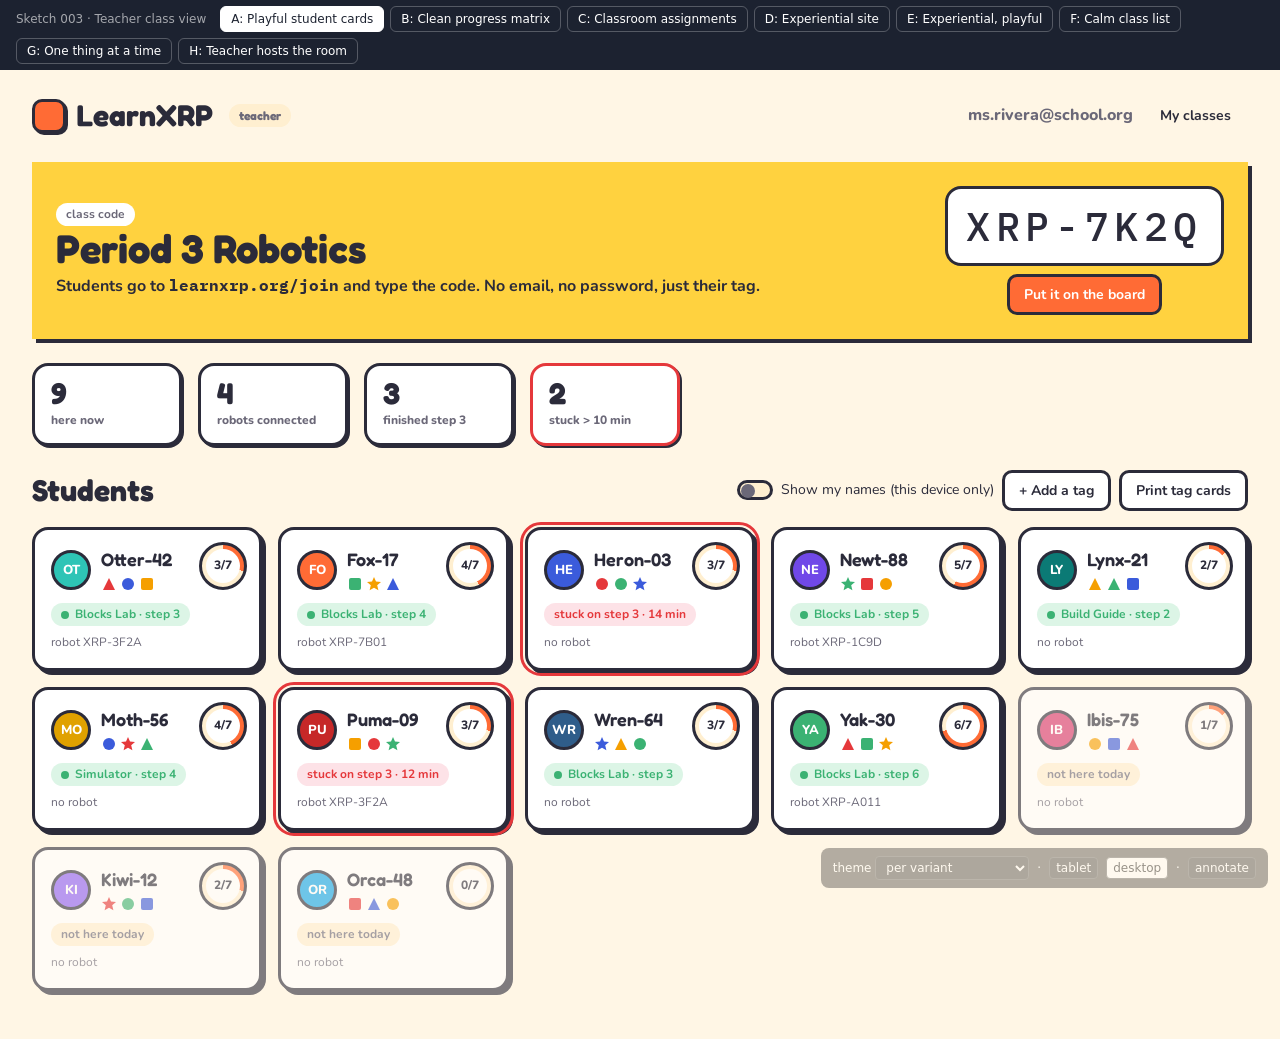
<file: .planning/sketches/003-teacher-class/index.html>
<!doctype html>
<html lang="en">
<head>
<meta charset="utf-8">
<meta name="viewport" content="width=device-width, initial-scale=1">
<title>Sketch 003 · Teacher Class View</title>
<link rel="stylesheet" href="https://fonts.googleapis.com/css2?family=Fredoka:wght@500;600;700&family=Nunito:wght@500;700;800&family=Manrope:wght@500;600;700;800&family=Atkinson+Hyperlegible:wght@400;700&family=IBM+Plex+Mono:wght@400;500&family=Montserrat:wght@300;400;500;600&display=swap">
<link rel="stylesheet" href="../themes/default.css">
<style>
*{box-sizing:border-box}
html,body{margin:0;background:#E9EBEE}
#variant-nav{position:fixed;top:0;left:0;right:0;z-index:9998;background:#1C2230;color:#fff;padding:6px 16px;display:flex;flex-wrap:wrap;gap:6px;align-items:center;font-family:system-ui,sans-serif;font-size:12px}
#variant-nav .label{opacity:.6;margin-inline-end:8px}
.variant-tab{background:transparent;color:#fff;border:1px solid rgba(255,255,255,.25);border-radius:6px;padding:5px 10px;cursor:pointer;font:inherit;transition:all .15s ease}
.variant-tab:hover{background:rgba(255,255,255,.1)}
.variant-tab.active{background:#fff;color:#1C2230;border-color:#fff}
#stage{margin:var(--navh,48px) auto 0;max-width:1280px;min-height:calc(100vh - var(--navh,48px));transition:max-width .2s ease;box-shadow:0 0 0 1px rgba(0,0,0,.08)}
.variant{display:none;min-height:calc(100vh - var(--navh,48px));background:var(--color-bg);color:var(--color-text);font-family:var(--font-sans);font-size:var(--text-base);line-height:1.45;position:relative}
.variant.active{display:block}
#sketch-tools{position:fixed;bottom:12px;right:12px;z-index:9999;font-family:system-ui;font-size:12px;background:rgba(0,0,0,.75);color:#fff;padding:8px 12px;border-radius:8px;opacity:.4;transition:opacity .2s;display:flex;gap:8px;align-items:center}
#sketch-tools:hover{opacity:1}
#sketch-tools select,#sketch-tools button{font:inherit;font-size:12px;background:#333;color:#fff;border:1px solid #555;border-radius:4px;padding:3px 6px;cursor:pointer}
#sketch-tools button.on{background:#fff;color:#000}
#annot{position:fixed;z-index:10000;pointer-events:none;background:#111;color:#fff;font:11px/1.4 ui-monospace,monospace;padding:6px 8px;border-radius:4px;display:none;white-space:pre}
.toast{position:fixed;left:50%;bottom:64px;transform:translateX(-50%) translateY(20px);background:#1C2230;color:#fff;padding:10px 16px;border-radius:8px;font:14px system-ui;opacity:0;transition:all .2s ease;z-index:9997;pointer-events:none}
.toast.show{opacity:1;transform:translateX(-50%) translateY(0)}

.btn{font-family:var(--font-sans);font-weight:700;font-size:var(--text-sm);border:var(--border-w) solid var(--color-border);background:var(--color-surface);color:var(--color-text);border-radius:var(--radius-sm);padding:8px 14px;cursor:pointer;transition:all .15s ease;display:inline-flex;align-items:center;gap:8px}
.btn:hover{transform:translateY(-1px);box-shadow:var(--shadow-sm)}
.btn-primary{background:var(--color-primary);color:#fff;border-color:var(--color-primary)}
.theme-playful .btn-primary{border-color:var(--color-border)}
.btn-ghost{border-color:transparent;background:transparent}
.btn.sm{padding:4px 10px;font-size:12px}
.card{background:var(--color-surface);border:var(--border-w) solid var(--color-border);border-radius:var(--radius-md);box-shadow:var(--shadow-sm)}
.chip{display:inline-flex;align-items:center;gap:6px;font-size:var(--text-xs);font-weight:700;padding:3px 10px;border-radius:var(--radius-full);background:var(--color-surface-2);color:var(--color-text-muted);white-space:nowrap}
.chip.ok{background:#DCF5E6;color:var(--color-success)}
.chip.warn{background:#FFF1D6;color:#8A5A00}
.chip.bad{background:#FDE2E7;color:var(--color-danger)}
.chip i{width:8px;height:8px;border-radius:50%;background:currentColor;display:inline-block}
.mono{font-family:var(--font-mono)}
.muted{color:var(--color-text-muted)}
h1,h2,h3{font-family:var(--font-display);margin:0;line-height:1.1}
.prog{height:8px;border-radius:var(--radius-full);background:var(--color-surface-2);overflow:hidden;border:1px solid var(--color-border)}
.prog > i{display:block;height:100%;background:var(--color-primary);transition:width .4s ease}
.pw{display:inline-flex;gap:3px;vertical-align:middle}
.pw svg{width:16px;height:16px}
.code{font-family:var(--font-mono);letter-spacing:.14em;font-weight:500}
.modal-bg{position:absolute;inset:0;background:rgba(20,25,35,.6);display:none;align-items:center;justify-content:center;z-index:50}
.modal-bg.open{display:flex}
.modal{width:min(480px,92%);padding:var(--space-6)}
.board{width:min(900px,94%);padding:var(--space-12);text-align:center;background:var(--color-surface)}
.board .code{font-size:clamp(48px,10vw,120px);letter-spacing:.18em;line-height:1;margin:12px 0}
.board .url{font-size:var(--text-2xl);font-family:var(--font-mono)}
.switch{display:inline-flex;align-items:center;gap:8px;font-size:var(--text-sm);cursor:pointer;user-select:none}
.switch i{width:36px;height:20px;border-radius:10px;background:var(--color-surface-2);border:var(--border-w) solid var(--color-border);position:relative;transition:all .15s ease}
.switch i::after{content:"";position:absolute;top:1px;left:1px;width:14px;height:14px;border-radius:50%;background:var(--color-text-muted);transition:all .15s ease}
.switch.on i{background:var(--color-primary-soft)}
.switch.on i::after{left:17px;background:var(--color-primary)}
.name-col{display:none}
.names-on .name-col{display:table-cell}
.names-on .name-inline{display:inline}
.name-inline{display:none;font-weight:400;color:var(--color-text-muted)}
.name-inline input,.name-col input{font:inherit;border:0;border-bottom:1px dashed var(--color-border);background:transparent;width:110px;color:inherit}

/* ===== A: Playful (student cards) ===== */
.pa{padding:var(--space-6) var(--space-8) var(--space-12)}
.pa .top{display:flex;align-items:center;justify-content:space-between;margin-bottom:var(--space-6)}
.pa .logo{font-family:var(--font-display);font-weight:700;font-size:var(--text-2xl);display:flex;align-items:center;gap:10px}
.pa .logo i{width:34px;height:34px;border-radius:10px;background:var(--color-primary);border:var(--border-w) solid var(--color-border);box-shadow:var(--shadow-sm);display:inline-block}
.pa .banner{display:grid;grid-template-columns:1fr auto;gap:var(--space-6);align-items:center;padding:var(--space-6);background:var(--color-accent);box-shadow:var(--shadow-md);margin-bottom:var(--space-6)}
.pa .banner h1{font-size:var(--text-3xl);font-weight:700}
.pa .banner .code{font-size:var(--text-3xl);background:var(--color-surface);border:var(--border-w) solid var(--color-border);border-radius:var(--radius-md);padding:8px 18px;display:inline-block}
.pa .stats{display:flex;gap:var(--space-4);margin-bottom:var(--space-6);flex-wrap:wrap}
.pa .stat{padding:var(--space-3) var(--space-4);min-width:150px;box-shadow:var(--shadow-sm)}
.pa .stat b{font-family:var(--font-display);font-size:var(--text-2xl);display:block;line-height:1}
.pa .stat span{font-size:var(--text-xs);font-weight:800;color:var(--color-text-muted)}
.pa .toolbar{display:flex;gap:8px;align-items:center;margin-bottom:var(--space-4);flex-wrap:wrap}
.pa .toolbar .sp{flex:1}
.pa .grid{display:grid;grid-template-columns:repeat(auto-fill,minmax(210px,1fr));gap:var(--space-4)}
.pa .stu{padding:var(--space-4);box-shadow:var(--shadow-md);display:flex;flex-direction:column;gap:8px;cursor:pointer;transition:all .15s ease;position:relative}
.pa .stu:hover{transform:translate(-2px,-2px);box-shadow:var(--shadow-lg)}
.pa .stu .hd{display:flex;align-items:center;gap:10px}
.pa .stu .av{width:40px;height:40px;border-radius:50%;border:var(--border-w) solid var(--color-border);display:grid;place-items:center;font-weight:800;font-size:13px;color:#fff}
.pa .stu .tag{font-family:var(--font-display);font-size:var(--text-lg);font-weight:600}
.pa .stu .ring{width:48px;height:48px;border-radius:50%;display:grid;place-items:center;font-weight:800;font-size:12px;position:absolute;top:12px;right:12px;background:conic-gradient(var(--color-primary) var(--p),var(--color-surface-2) 0);border:var(--border-w) solid var(--color-border)}
.pa .stu .ring::after{content:attr(data-l);width:34px;height:34px;border-radius:50%;background:var(--color-surface);display:grid;place-items:center}
.pa .stu .now{font-size:var(--text-sm);font-weight:700}
.pa .stu.stuck{outline:3px solid var(--color-danger);outline-offset:2px}
.pa .stu.off{opacity:.6}

/* ===== B: Clean (matrix) ===== */
.cb{display:grid;grid-template-columns:1fr 320px;min-height:calc(100vh - var(--navh,48px))}
.cb .main{padding:var(--space-6) var(--space-8)}
.cb .top{display:flex;align-items:center;gap:12px;margin-bottom:var(--space-4)}
.cb .top .logo{font-weight:800;font-family:var(--font-display);display:flex;align-items:center;gap:8px;margin-inline-end:auto}
.cb .top .logo i{width:20px;height:20px;border-radius:5px;background:var(--color-primary);display:inline-block}
.cb h1{font-size:var(--text-2xl);font-weight:800}
.cb .sub{color:var(--color-text-muted);font-size:var(--text-sm);margin:4px 0 var(--space-4)}
.cb .filters{display:flex;gap:6px;margin-bottom:var(--space-3);align-items:center;flex-wrap:wrap}
.cb .filters .f{border:1px solid var(--color-border);background:var(--color-surface);border-radius:var(--radius-full);padding:4px 12px;font:inherit;font-size:12px;font-weight:700;cursor:pointer;color:var(--color-text-muted)}
.cb .filters .f.on{background:var(--color-primary-soft);color:var(--color-primary);border-color:var(--color-primary)}
.cb table{width:100%;border-collapse:collapse;font-size:var(--text-sm)}
.cb th,.cb td{padding:8px 10px;border-bottom:1px solid var(--color-border);text-align:start;vertical-align:middle}
.cb th{font-size:11px;text-transform:uppercase;letter-spacing:.06em;color:var(--color-text-muted);font-weight:700;white-space:nowrap}
.cb th.s{text-align:center;width:44px}
.cb td.s{text-align:center}
.cb tr.row{cursor:pointer;transition:background .15s ease}
.cb tr.row:hover{background:var(--color-surface-2)}
.cb tr.row.sel{background:var(--color-primary-soft)}
.cb .cell{width:22px;height:22px;border-radius:4px;display:inline-block;background:var(--color-surface-2);border:1px solid var(--color-border)}
.cb .cell.d{background:var(--color-success);border-color:var(--color-success)}
.cb .cell.n{background:var(--color-accent);border-color:var(--color-accent)}
.cb .cell.x{background:var(--color-danger);border-color:var(--color-danger)}
.cb .side{border-inline-start:1px solid var(--color-border);background:var(--color-surface);padding:var(--space-6) var(--space-4);display:flex;flex-direction:column;gap:var(--space-4)}
.cb .side h2{font-size:12px;text-transform:uppercase;letter-spacing:.08em;color:var(--color-text-muted);font-weight:700}
.cb .kv{display:grid;grid-template-columns:auto 1fr;gap:6px 12px;font-size:var(--text-sm)}
.cb .kv dt{color:var(--color-text-muted)}
.cb .kv dd{margin:0}
.cb .legend{display:flex;gap:12px;font-size:12px;color:var(--color-text-muted);margin-top:8px}
.cb .legend span{display:inline-flex;gap:6px;align-items:center}

/* ===== C: Classroom (assignments + tabs) ===== */
.cc .head{background:var(--color-surface);border-bottom:1px solid var(--color-border);padding:var(--space-3) var(--space-8);display:flex;align-items:center;gap:var(--space-4)}
.cc .head .brand{font-family:var(--font-display);font-weight:700;display:flex;align-items:center;gap:8px;margin-inline-end:auto}
.cc .head .brand i{width:20px;height:20px;border-radius:5px;background:var(--color-primary);display:inline-block}
.cc .classbar{background:var(--color-primary);color:#fff;padding:var(--space-4) var(--space-8);display:flex;align-items:flex-end;justify-content:space-between;gap:var(--space-4)}
.cc .classbar h1{font-size:var(--text-2xl);font-weight:700}
.cc .classbar .sub{opacity:.85;font-size:var(--text-sm)}
.cc .tabs{display:flex;gap:2px;margin-top:12px}
.cc .tabs button{font:inherit;font-weight:700;font-size:var(--text-sm);background:rgba(255,255,255,.12);color:#fff;border:0;padding:8px 14px;border-radius:var(--radius-sm) var(--radius-sm) 0 0;cursor:pointer}
.cc .tabs button.on{background:var(--color-bg);color:var(--color-primary)}
.cc .live{background:var(--color-surface);border-bottom:1px solid var(--color-border);padding:var(--space-3) var(--space-8);display:flex;gap:var(--space-6);align-items:center;font-size:var(--text-sm);flex-wrap:wrap}
.cc .live b{font-size:12px;text-transform:uppercase;letter-spacing:.06em;color:var(--color-text-muted)}
.cc .live .dots{display:flex;gap:4px}
.cc .live .dots i{width:14px;height:14px;border-radius:3px;background:var(--color-surface-2);border:1px solid var(--color-border);display:inline-block}
.cc .live .dots i.on{background:var(--color-success);border-color:var(--color-success)}
.cc .live .dots i.stuck{background:var(--color-danger);border-color:var(--color-danger)}
.cc .body{padding:var(--space-6) var(--space-8)}
.cc .pane{display:none}.cc .pane.on{display:block}
.cc .asg{border-bottom:1px solid var(--color-border)}
.cc .asg:last-child{border:0}
.cc .asg .hd{display:grid;grid-template-columns:1fr 200px 90px auto;gap:var(--space-4);align-items:center;padding:14px 16px;cursor:pointer}
.cc .asg .hd:hover{background:var(--color-surface-2)}
.cc .asg .hd .t{font-weight:700}
.cc .asg .hd .m{font-size:12px;color:var(--color-text-muted)}
.cc .asg .det{display:none;padding:0 16px 14px 16px}
.cc .asg.open .det{display:block}
.cc .det table{width:100%;border-collapse:collapse;font-size:var(--text-sm)}
.cc .det td,.cc .det th{padding:6px 8px;border-top:1px solid var(--color-border);text-align:start}
.cc .det th{font-size:11px;text-transform:uppercase;letter-spacing:.06em;color:var(--color-text-muted)}
.cc .roster table{width:100%;border-collapse:collapse;font-size:var(--text-sm)}
.cc .roster td,.cc .roster th{padding:8px 10px;border-bottom:1px solid var(--color-border);text-align:start}
.cc .roster th{font-size:11px;text-transform:uppercase;letter-spacing:.06em;color:var(--color-text-muted)}
.cc .settings .row{display:grid;grid-template-columns:1fr auto;gap:var(--space-4);padding:12px 16px;border-bottom:1px solid var(--color-border);align-items:center}
.cc .settings .row:last-child{border:0}
.cc .settings .row .d{font-size:12px;color:var(--color-text-muted)}

@media (max-width:900px){.cb{grid-template-columns:1fr}.cb .side{border:0;border-top:1px solid var(--color-border)}.cc .asg .hd{grid-template-columns:1fr}}
</style>
</head>
<body>

<div id="variant-nav">
  <span class="label">Sketch 003 · Teacher class view</span>
  <button class="variant-tab active" onclick="showVariant('a',event)">A: Playful student cards</button>
  <button class="variant-tab" onclick="showVariant('b',event)">B: Clean progress matrix</button>
  <button class="variant-tab" onclick="showVariant('c',event)">C: Classroom assignments</button>
  <button class="variant-tab" onclick="showVariant('d',event)">D: Experiential site</button>
  <button class="variant-tab" onclick="showVariant('e',event)">E: Experiential, playful</button>
  <button class="variant-tab" onclick="showVariant('f',event)">F: Calm class list</button>
  <button class="variant-tab" onclick="showVariant('g',event)">G: One thing at a time</button>
  <button class="variant-tab" onclick="showVariant('h',event)">H: Teacher hosts the room</button>
</div>

<div id="stage">

<!-- ============ A ============ -->
<div id="variant-a" class="variant theme-playful active">
<div class="pa">
  <div class="top">
    <div class="logo"><i></i>LearnXRP <span class="chip" style="margin-inline-start:6px">teacher</span></div>
    <div style="display:flex;gap:10px;align-items:center"><span class="muted" style="font-weight:800">ms.rivera@school.org</span><button class="btn btn-ghost">My classes</button></div>
  </div>
  <div class="banner">
    <div><span class="chip" style="background:var(--color-surface)">class code</span><h1>Period 3 Robotics</h1><div style="font-weight:700;margin-top:4px">Students go to <span class="mono">learnxrp.org/join</span> and type the code. No email, no password, just their tag.</div></div>
    <div style="text-align:center"><div class="code">XRP-7K2Q</div><div style="margin-top:8px"><button class="btn btn-primary" onclick="openBoard('a')">Put it on the board</button></div></div>
  </div>
  <div class="stats">
    <div class="card stat"><b data-cnt-online>9</b><span>here now</span></div>
    <div class="card stat"><b>4</b><span>robots connected</span></div>
    <div class="card stat"><b>3</b><span>finished step 3</span></div>
    <div class="card stat" style="border-color:var(--color-danger)"><b data-cnt-stuck>2</b><span>stuck &gt; 10 min</span></div>
  </div>
  <div class="toolbar">
    <h2 style="font-size:var(--text-2xl);font-weight:700">Students</h2>
    <span class="sp"></span>
    <label class="switch" onclick="toggleNames(this,'a')"><i></i>Show my names (this device only)</label>
    <button class="btn" onclick="addStudent('a')">+ Add a tag</button>
    <button class="btn" onclick="toast('Prints 12 tag cards with picture passwords')">Print tag cards</button>
  </div>
  <div class="grid" id="grid-a"></div>
  <div class="modal-bg" id="board-a" onclick="if(event.target===this)this.classList.remove('open')"><div class="card board"><div style="font-family:var(--font-display);font-size:var(--text-2xl)">Join Period 3 Robotics</div><div class="url">learnxrp.org/join</div><div class="code">XRP-7K2Q</div><div class="muted" style="font-weight:700">Pick your tag, then your picture password</div></div></div>
  <div class="modal-bg" id="stu-a" onclick="if(event.target===this)this.classList.remove('open')"><div class="card modal"><div data-stu></div></div></div>
</div>
</div>

<!-- ============ B ============ -->
<div id="variant-b" class="variant theme-clean">
<div class="cb">
  <main class="main">
    <div class="top"><div class="logo"><i></i>LearnXRP</div><span class="chip">teacher · ms.rivera@school.org</span><button class="btn btn-ghost">My classes</button></div>
    <h1>Period 3 Robotics</h1>
    <div class="sub">Unit 2 · Line follower · 12 tags · code <span class="code" style="color:var(--color-text)">XRP-7K2Q</span> <button class="btn sm btn-ghost" onclick="openBoard('b')">show on board</button></div>
    <div class="filters">
      <button class="f on" onclick="filterB(this,'all')">All 12</button><button class="f" onclick="filterB(this,'online')">Here now</button><button class="f" onclick="filterB(this,'stuck')">Stuck</button><button class="f" onclick="filterB(this,'done')">Finished step 3</button>
      <span style="flex:1"></span>
      <label class="switch" onclick="toggleNames(this,'b')"><i></i>Show names (local)</label>
      <button class="btn sm" onclick="addStudent('b')">+ Tag</button>
      <button class="btn sm" onclick="toast('CSV: tag, step, status, last_active. No names unless you add them locally.')">Export</button>
    </div>
    <div class="card" style="overflow:auto"><table id="tbl-b"></table></div>
    <div class="legend"><span><i class="cell d"></i>done</span><span><i class="cell n"></i>working now</span><span><i class="cell x"></i>stuck &gt; 10 min</span><span><i class="cell"></i>not started</span></div>
  </main>
  <aside class="side" id="side-b">
    <h2>Selected</h2>
    <div class="muted" style="font-size:var(--text-sm)">Click a row to see what that student is doing and open their latest program.</div>
    <h2>Robots</h2>
    <div class="card" style="padding:var(--space-3);font-size:var(--text-sm)">
      <dl class="kv"><dt>connected</dt><dd>4 of 8</dd><dt>low battery</dt><dd><span class="chip warn">XRP-7B01 · 12%</span></dd><dt>firmware</dt><dd>2.1.0 (2 need update)</dd></dl>
    </div>
    <h2>Class settings</h2>
    <div class="card" style="padding:var(--space-3);font-size:var(--text-sm);display:flex;flex-direction:column;gap:8px">
      <label class="switch on" onclick="this.classList.toggle('on')"><i></i>Blocks Lab</label>
      <label class="switch" onclick="this.classList.toggle('on');toast('Python Lab is 13+. 3 tags in this class are flagged under 13 and will not see it.')"><i></i>Python Lab (13+)</label>
      <label class="switch on" onclick="this.classList.toggle('on')"><i></i>Simulator</label>
      <label class="switch" onclick="this.classList.toggle('on')"><i></i>AI hints</label>
    </div>
  </aside>
  <div class="modal-bg" id="board-b" onclick="if(event.target===this)this.classList.remove('open')"><div class="card board"><div style="font-weight:800;font-size:var(--text-2xl)">Join Period 3 Robotics</div><div class="url">learnxrp.org/join</div><div class="code">XRP-7K2Q</div><div class="muted">Pick your tag, then your picture password</div></div></div>
</div>
</div>

<!-- ============ C ============ -->
<div id="variant-c" class="variant theme-classroom">
<div class="cc">
  <div class="head"><div class="brand"><i></i>LearnXRP</div><span class="chip">teacher</span><span class="muted" style="font-size:var(--text-sm)">ms.rivera@school.org</span><button class="btn btn-ghost">My classes</button></div>
  <div class="classbar">
    <div><h1>Period 3 Robotics</h1><div class="sub">Unit 2: Sensing the world · 12 students · Lincoln Middle School</div>
      <div class="tabs"><button class="on" onclick="tabC(this,'asg')">Assignments</button><button onclick="tabC(this,'roster')">Roster</button><button onclick="tabC(this,'settings')">Settings</button></div>
    </div>
    <div style="text-align:end;padding-bottom:12px"><div style="font-size:12px;opacity:.85">class code</div><div class="code" style="font-size:var(--text-2xl)">XRP-7K2Q</div><button class="btn sm" style="margin-top:6px;background:rgba(255,255,255,.15);color:#fff;border-color:rgba(255,255,255,.4)" onclick="openBoard('c')">Show on board</button></div>
  </div>
  <div class="live"><b>Live now</b><span>9 here</span><span class="dots" id="dots-c"></span><span class="muted">·</span><span>4 robots connected</span><span class="muted">·</span><span class="chip bad">2 stuck on step 3</span><span style="flex:1"></span><label class="switch" onclick="toggleNames(this,'c')"><i></i>Show names (local)</label></div>
  <div class="body">
    <div class="pane on" id="pane-asg">
      <div class="card">
        <div class="asg"><div class="hd" onclick="this.parentElement.classList.toggle('open')"><div><div class="t">Warm-up: what does a reflectance sensor see?</div><div class="m">Quiz · assigned Mon · due Tue</div></div><div class="prog"><i style="width:100%;background:var(--color-success)"></i></div><div class="m">12 / 12</div><span class="chip ok">done</span></div><div class="det"><div class="muted" style="font-size:12px">Average 3.6 / 4. Missed most: "which value is black tape?" (5 wrong).</div></div></div>
        <div class="asg open"><div class="hd" onclick="this.parentElement.classList.toggle('open')"><div><div class="t">Line follower</div><div class="m">Blocks Lab · 7 steps · due Fri</div></div><div class="prog"><i style="width:38%"></i></div><div class="m">3 / 12 at step 4+</div><span class="chip warn">in progress</span></div><div class="det"><table id="det-c"></table></div></div>
        <div class="asg"><div class="hd" onclick="this.parentElement.classList.toggle('open')"><div><div class="t">Challenge: stay inside the box</div><div class="m">Simulator or robot · unlocks after Line follower</div></div><div class="prog"><i style="width:0"></i></div><div class="m">0 / 12</div><span class="chip">locked</span></div><div class="det"><button class="btn sm" onclick="toast('Unlocked for everyone')">Unlock for everyone now</button></div></div>
      </div>
      <div style="margin-top:var(--space-4);display:flex;gap:8px"><button class="btn btn-primary" onclick="toast('Assign from library: Unit 3 · Turning with the IMU')">+ Assign from library</button><button class="btn" onclick="toast('Google Classroom import is a later phase')">Import roster from Google Classroom</button></div>
    </div>
    <div class="pane" id="pane-roster"><div class="card roster"><table id="tbl-c"></table></div><div style="margin-top:var(--space-3);display:flex;gap:8px"><button class="btn" onclick="addStudent('c')">+ Add a tag</button><button class="btn" onclick="toast('Prints tag cards')">Print tag cards</button><span class="muted" style="font-size:12px;align-self:center">Names you type stay in this browser. The server only knows tags.</span></div></div>
    <div class="pane" id="pane-settings"><div class="card settings">
      <div class="row"><div><b>Who can join with the code</b><div class="d">Anyone with the code picks an unclaimed tag. Turn off once everyone is in.</div></div><label class="switch on" onclick="this.classList.toggle('on')"><i></i></label></div>
      <div class="row"><div><b>Age band</b><div class="d">Under 13: no free-text sharing, no email, AI hints off. Applies to the whole class unless a tag is flagged 13+.</div></div><span class="chip">under 13</span></div>
      <div class="row"><div><b>Apps students can open</b><div class="d">Blocks Lab, Drive, Simulator, Build Guide. Python Lab hidden.</div></div><button class="btn sm">Edit</button></div>
      <div class="row"><div><b>AI hints</b><div class="d">Off for this class. Hints only, logged to you, never writes code.</div></div><label class="switch" onclick="this.classList.toggle('on')"><i></i></label></div>
      <div class="row"><div><b>Authorization</b><div class="d">You attested on Aug 28 that Lincoln Middle School authorizes LearnXRP for instruction. Privacy notice sent to school contact.</div></div><button class="btn sm btn-ghost">View</button></div>
      <div class="row"><div><b>Delete class</b><div class="d">Removes all progress and work for these 12 tags. Cannot be undone.</div></div><button class="btn sm" style="color:var(--color-danger)" onclick="toast('Would ask you to type the class code to confirm')">Delete</button></div>
    </div></div>
  </div>
  <div class="modal-bg" id="board-c" onclick="if(event.target===this)this.classList.remove('open')"><div class="card board"><div style="font-weight:700;font-size:var(--text-2xl)">Join Period 3 Robotics</div><div class="url">learnxrp.org/join</div><div class="code">XRP-7K2Q</div><div class="muted">Pick your tag, then your picture password</div></div></div>
</div>
</div>

<!-- ============ D: EXPERIENTIAL SITE ============ -->
<style>
.xd{font-weight:400;min-height:calc(100vh - var(--navh,48px));display:flex;flex-direction:column}
.xd h1,.xd h2,.xd h3{font-weight:500}
.xd .nav{background:var(--color-secondary);color:#fff;height:64px;display:flex;align-items:center;gap:26px;padding:0 var(--space-8);box-shadow:0 .125rem .25rem rgba(0,0,0,.15);position:relative;z-index:2}
.xd .nav img{height:24px;display:block;margin-inline-end:8px}
.xd .nav a{color:#fff;text-decoration:none;font-size:14px;opacity:.9;cursor:pointer;padding:4px 0;border-bottom:2px solid transparent}
.xd .nav a.on{font-weight:600;opacity:1;border-bottom-color:#fff}
.xd .nav .sp{flex:1}
.xd .btn{font-weight:600;border-radius:.375rem;font-size:13px}
.xd .btn-out{background:transparent;color:var(--color-secondary);border-color:var(--color-secondary)}
.xd .band{padding:var(--space-8)}
.xd .band.grey{background:var(--color-surface-2)}
.xd .band.red{background:var(--color-primary);color:#fff;display:flex;justify-content:space-between;align-items:center;gap:var(--space-6);flex-wrap:wrap}
.xd .band.red h1{font-size:var(--text-3xl);line-height:1.15}
.xd .band.red .sub{font-weight:300;opacity:.95;margin-top:4px}
.xd .band.red .code{font-size:var(--text-3xl);background:#fff;color:var(--color-text);border-radius:.375rem;padding:8px 20px;display:inline-block;letter-spacing:.16em}
.xd .eyebrow{font-size:12px;font-weight:600;letter-spacing:.08em;text-transform:uppercase;color:var(--color-primary)}
.xd .band.red .eyebrow{color:#fff;opacity:.85}
.xd .stats{display:grid;grid-template-columns:repeat(auto-fit,minmax(170px,1fr));gap:var(--space-4)}
.xd .stat{padding:var(--space-4) var(--space-6)}
.xd .stat b{font-size:var(--text-3xl);font-weight:500;display:block;line-height:1.1;color:var(--color-secondary)}
.xd .stat.alert b{color:var(--color-primary)}
.xd .stat span{font-size:12px;font-weight:300;color:var(--color-text-muted)}
.xd .toolbar{display:flex;gap:8px;align-items:center;margin:0 0 var(--space-4);flex-wrap:wrap}
.xd .toolbar .sp{flex:1}
.xd table{width:100%;border-collapse:collapse;font-size:14px}
.xd th,.xd td{padding:10px 12px;border-bottom:1px solid var(--color-border);text-align:start;vertical-align:middle}
.xd th{font-size:11px;text-transform:uppercase;letter-spacing:.06em;color:var(--color-text-muted);font-weight:600;background:var(--color-surface-2)}
.xd tbody tr:nth-child(even){background:#F8F9FA}
.xd tbody tr:hover{background:var(--color-secondary-soft)}
.xd .badge{display:inline-block;font-size:11px;font-weight:600;padding:.3em .6em;border-radius:.375rem;background:var(--color-secondary);color:#fff}
.xd .badge.grey{background:#fff;color:var(--color-text);border:1px solid var(--color-border)}
.xd .badge.green{background:var(--color-success)}
.xd .badge.red{background:var(--color-primary)}
.xd .bar{height:8px;border-radius:4px;background:var(--color-surface-2);width:120px;overflow:hidden;display:inline-block;vertical-align:middle}
.xd .bar i{display:block;height:100%;background:var(--color-secondary)}
.xd .footer{background:var(--color-dark);color:#fff;padding:var(--space-6) var(--space-8);font-size:12px;display:flex;justify-content:space-between;gap:var(--space-6);margin-top:auto;font-weight:300}
.xd .footer b{font-weight:600}
@media (max-width:900px){.xd .nav a{display:none}}
</style>
<div id="variant-d" class="variant theme-experiential">
<div class="xd">
  <nav class="nav">
    <img src="[data-uri]" alt="Experiential Robotics">
    <a onclick="toast('Home')">Home</a><a class="on">My classes</a><a onclick="toast('Education Hub')">Education Hub</a><a onclick="toast('Support')">Support</a>
    <span class="sp"></span>
    <span class="badge" style="background:rgba(255,255,255,.15)">teacher</span>
    <span style="font-size:13px;font-weight:300">ms.rivera@school.org</span>
  </nav>

  <section class="band red">
    <div><div class="eyebrow">Class code</div><h1>Period 3 Robotics</h1><div class="sub">Unit 2: Sensing the world · Lincoln Middle School · 12 students. Students go to <b style="font-weight:600">learnxrp.org/join</b> and type the code.</div></div>
    <div style="text-align:center"><div class="code">XRP-7K2Q</div><div style="margin-top:10px"><button class="btn" style="background:#fff;color:var(--color-primary);border-color:#fff" onclick="openBoard('d')">Show on board</button></div></div>
  </section>

  <section class="band grey">
    <div class="stats">
      <div class="card stat"><b>9</b><span>here now</span></div>
      <div class="card stat"><b>4</b><span>robots connected</span></div>
      <div class="card stat"><b>3</b><span>finished step 3</span></div>
      <div class="card stat alert"><b>2</b><span>stuck more than 10 min</span></div>
    </div>
  </section>

  <section class="band">
    <div class="toolbar">
      <div><div class="eyebrow">Teacher support</div><h2 style="font-size:var(--text-2xl)">Students · Line follower</h2></div>
      <span class="sp"></span>
      <label class="switch" onclick="toggleNames(this,'d')"><i></i>Show my names (this device only)</label>
      <button class="btn btn-out" onclick="addStudent('d')">+ Add a tag</button>
      <button class="btn btn-out" onclick="toast('Prints tag cards with picture passwords')">Print tag cards</button>
      <button class="btn btn-primary" onclick="toast('CSV: tag, step, status, last_active. No names unless you add them locally.')">Export</button>
    </div>
    <div class="card" style="overflow:auto"><table id="tbl-d"></table></div>
  </section>

  <footer class="footer"><div><b>Experiential Robotics</b> · Hardware, curriculum, and teacher support.</div><div>The server knows tags and progress. Names you type stay in this browser.</div></footer>

  <div class="modal-bg" id="stu-d" onclick="if(event.target===this)this.classList.remove('open')"><div class="card modal"><div data-stu></div></div></div>
  <div class="modal-bg" id="board-d" onclick="if(event.target===this)this.classList.remove('open')"><div class="card board"><div class="eyebrow">Period 3 Robotics</div><div style="font-weight:500;font-size:var(--text-2xl)">Join the class</div><div class="url">learnxrp.org/join</div><div class="code" style="color:var(--color-primary)">XRP-7K2Q</div><div class="muted" style="font-weight:300">Pick your tag, then your picture password</div></div></div>
</div>
</div>

<!-- ============ E: EXPERIENTIAL, PLAYFUL ============ -->
<style>
.xe{font-weight:400;min-height:calc(100vh - var(--navh,48px));display:flex;flex-direction:column}
.xe h1,.xe h2,.xe h3{font-weight:600}
.xe .nav{background:var(--color-secondary);color:#fff;height:68px;display:flex;align-items:center;gap:10px;padding:0 90px 0 var(--space-8);position:relative;overflow:hidden;z-index:2}
.xe .nav::before{content:"";position:absolute;right:-70px;top:-30px;width:150px;height:140px;background:linear-gradient(115deg,transparent 45%,var(--color-primary) 45% 58%,transparent 58% 62%,var(--color-accent) 62% 75%,transparent 75%);opacity:.9;pointer-events:none}
.xe .nav > *{position:relative}
.xe .nav img{height:24px;display:block;margin-inline-end:18px}
.xe .nav a{color:#fff;text-decoration:none;font-size:14px;font-weight:500;padding:8px 14px;border-radius:var(--radius-full);cursor:pointer;transition:all .15s ease}
.xe .nav a:hover{background:rgba(255,255,255,.12)}
.xe .nav a.on{background:#fff;color:var(--color-secondary);font-weight:600}
.xe .nav .sp{flex:1}
.xe .btn{font-weight:600;border-radius:var(--radius-full);font-size:13px}
.xe .btn-out{background:#fff;color:var(--color-secondary);border-color:var(--color-secondary-soft)}
.xe .band{padding:var(--space-8)}
.xe .eyebrow{font-size:12px;font-weight:600;letter-spacing:.08em;text-transform:uppercase;color:var(--color-secondary);display:inline-flex;align-items:center}
.xe .xmark{width:14px;height:14px;vertical-align:-2px;margin-inline-end:6px}
.xe .hero{background:linear-gradient(120deg,var(--color-secondary),#2E6EA6 70%,#0A6EFF);color:#fff;border-radius:var(--radius-lg);padding:var(--space-8);display:grid;grid-template-columns:1fr auto;gap:var(--space-6);align-items:center;box-shadow:var(--shadow-md);position:relative;overflow:hidden}
.xe .hero::before{content:"";position:absolute;right:340px;top:-60px;width:220px;height:260px;background:linear-gradient(115deg,transparent 45%,rgba(209,24,44,.85) 45% 58%,transparent 58%);pointer-events:none}
.xe .hero > *{position:relative}
.xe .hero h1{font-size:var(--text-3xl);line-height:1.15;margin:4px 0 6px}
.xe .hero .sub{opacity:.9;font-size:14px;max-width:60ch}
.xe .hero .eyebrow{color:rgba(255,255,255,.8)}
.xe .hero .code{font-size:var(--text-3xl);background:#fff;color:var(--color-secondary);border-radius:var(--radius-md);padding:10px 24px;display:inline-block;letter-spacing:.16em;font-family:var(--font-mono);font-weight:500}
.xe .stats{display:grid;grid-template-columns:repeat(auto-fit,minmax(170px,1fr));gap:var(--space-4);margin-top:var(--space-6)}
.xe .stat{background:#fff;border-radius:var(--radius-md);box-shadow:var(--shadow-sm);padding:var(--space-4) var(--space-6);display:flex;align-items:center;gap:14px}
.xe .stat b{font-size:var(--text-2xl);font-weight:600;line-height:1;color:var(--color-secondary)}
.xe .stat.alert b{color:var(--color-primary)}
.xe .stat span{font-size:12px;color:var(--color-text-muted)}
.xe .stat .dot{width:12px;height:12px;border-radius:50%;background:var(--color-accent);flex:none}
.xe .stat.alert .dot{background:var(--color-primary)}
.xe .toolbar{display:flex;gap:8px;align-items:flex-end;margin:0 0 var(--space-4);flex-wrap:wrap}
.xe .toolbar .sp{flex:1}
.xe .grid{display:grid;grid-template-columns:repeat(auto-fill,minmax(220px,1fr));gap:var(--space-4)}
.xe .stu{background:#fff;border-radius:var(--radius-md);box-shadow:var(--shadow-sm);padding:var(--space-4);display:flex;flex-direction:column;gap:8px;cursor:pointer;transition:all .2s ease;position:relative;overflow:hidden}
.xe .stu::before{content:"";position:absolute;left:0;top:0;right:0;height:5px;background:var(--color-accent)}
.xe .stu.stuck::before{background:var(--color-primary)}
.xe .stu.off::before{background:var(--color-border)}
.xe .stu:hover{box-shadow:var(--shadow-md);transform:translateY(-3px)}
.xe .stu.off{opacity:.6}
.xe .stu .hd{display:flex;align-items:center;gap:10px}
.xe .stu .av{width:40px;height:40px;border-radius:50%;display:grid;place-items:center;font-weight:700;font-size:12px;color:#fff;flex:none}
.xe .stu .tag{font-weight:600;font-size:var(--text-base)}
.xe .ring{width:46px;height:46px;position:relative;display:inline-grid;place-items:center;font-weight:700;font-size:11px;color:var(--color-secondary);position:absolute;top:14px;right:12px}
.xe .ring svg{position:absolute;inset:0;transform:rotate(-90deg)}
.xe .ring circle{fill:none;stroke-width:5;stroke-linecap:round}
.xe .ring .bg{stroke:var(--color-surface-2)}
.xe .ring .fg{stroke:var(--color-accent);stroke-dasharray:119}
.xe .stu.stuck .ring .fg{stroke:var(--color-primary)}
.xe .pill{display:inline-flex;align-items:center;gap:6px;font-size:11px;font-weight:600;padding:4px 10px;border-radius:var(--radius-full);background:var(--color-surface-2);color:var(--color-text-muted)}
.xe .pill i{width:7px;height:7px;border-radius:50%;background:currentColor;display:inline-block}
.xe .pill.green{background:#E3F5EA;color:var(--color-success)}
.xe .pill.red{background:var(--color-primary-soft);color:var(--color-primary)}
.xe .footer{background:var(--color-dark);color:#fff;padding:var(--space-6) var(--space-8);font-size:12px;display:flex;justify-content:space-between;gap:var(--space-6);margin-top:auto;position:relative;overflow:hidden}
.xe .footer::before{content:"";position:absolute;left:-40px;bottom:-60px;width:220px;height:120px;background:linear-gradient(115deg,transparent 45%,var(--color-primary) 45% 58%,transparent 58% 62%,var(--color-accent) 62% 75%,transparent 75%);opacity:.6}
.xe .footer > *{position:relative}
.xe .footer b{font-weight:600}
@media (max-width:900px){.xe .hero{grid-template-columns:1fr}.xe .nav a{display:none}}
</style>
<div id="variant-e" class="variant theme-experiential-play">
<div class="xe">
  <nav class="nav">
    <img src="[data-uri]" alt="Experiential Robotics">
    <a onclick="toast('Home')">Home</a><a class="on">My classes</a><a onclick="toast('Education Hub')">Education Hub</a><a onclick="toast('Support')">Support</a>
    <span class="sp"></span>
    <span class="pill" style="background:rgba(255,255,255,.14);color:#fff">teacher</span>
    <span style="font-size:13px">ms.rivera@school.org</span>
  </nav>

  <section class="band">
    <div class="hero">
      <div><span class="eyebrow"><svg class="xmark" viewBox="0 0 40 40"><path d="M38 4h-9L2 36h9z" fill="#fff"/><path d="M2 4h9l27 32h-9z" fill="#fff" opacity=".7"/></svg>Class code</span><h1>Period 3 Robotics</h1><div class="sub">Unit 2: Sensing the world · Lincoln Middle School · 12 students. Students go to <b style="font-weight:600">learnxrp.org/join</b>, type the code, and pick their tag.</div></div>
      <div style="text-align:center"><div class="code">XRP-7K2Q</div><div style="margin-top:10px"><button class="btn" style="background:#fff;color:var(--color-secondary);border-color:#fff" onclick="openBoard('e')">Show on board</button></div></div>
    </div>
    <div class="stats">
      <div class="stat"><span class="dot"></span><div><b>9</b><br><span>here now</span></div></div>
      <div class="stat"><span class="dot" style="background:var(--color-secondary)"></span><div><b>4</b><br><span>robots connected</span></div></div>
      <div class="stat"><span class="dot" style="background:var(--color-success)"></span><div><b>3</b><br><span>finished step 3</span></div></div>
      <div class="stat alert"><span class="dot"></span><div><b>2</b><br><span>stuck more than 10 min</span></div></div>
    </div>
  </section>

  <section class="band" style="padding-top:0">
    <div class="toolbar">
      <div><span class="eyebrow"><svg class="xmark" viewBox="0 0 40 40"><path d="M38 4h-9L2 36h9z" fill="#0A6EFF"/><path d="M2 4h9l27 32h-9z" fill="#D1182C"/></svg>Teacher support</span><h2 style="font-size:var(--text-2xl)">Who needs you right now</h2></div>
      <span class="sp"></span>
      <label class="switch" onclick="toggleNames(this,'e')"><i></i>Show my names (this device only)</label>
      <button class="btn btn-out" onclick="addStudent('e')">+ Add a tag</button>
      <button class="btn btn-out" onclick="toast('Prints tag cards with picture passwords')">Print tag cards</button>
      <button class="btn btn-primary" onclick="toast('CSV: tag, step, status, last_active. No names unless you add them locally.')">Export</button>
    </div>
    <div class="grid" id="grid-e"></div>
  </section>

  <footer class="footer"><div><b>Experiential Robotics</b> · Hardware, curriculum, and teacher support. Pieces that fit.</div><div>The server knows tags and progress. Names you type stay in this browser.</div></footer>

  <div class="modal-bg" id="stu-e" onclick="if(event.target===this)this.classList.remove('open')"><div class="card modal" style="border:0"><div data-stu></div></div></div>
  <div class="modal-bg" id="board-e" onclick="if(event.target===this)this.classList.remove('open')"><div class="card board" style="border:0"><span class="eyebrow">Period 3 Robotics</span><div style="font-weight:600;font-size:var(--text-2xl)">Join the class</div><div class="url">learnxrp.org/join</div><div class="code" style="color:var(--color-secondary)">XRP-7K2Q</div><div class="muted">Pick your tag, then your picture password</div></div></div>
</div>
</div>

<!-- ============ F + G: simpler teacher views, no shapes ============ -->
<style>
.xf .nav::before,.xg .nav::before{opacity:.55}
.xe .head2{display:flex;justify-content:space-between;align-items:flex-end;gap:var(--space-4);flex-wrap:wrap;margin-bottom:var(--space-4)}
.xe .head2 h1{font-size:var(--text-2xl);margin:2px 0 4px}
.xe .head2 .sum{font-size:15px;color:var(--color-text-muted);max-width:60ch}
.xe .codepill{display:inline-flex;align-items:center;gap:12px;background:#fff;border-radius:var(--radius-full);box-shadow:var(--shadow-sm);padding:6px 6px 6px 18px;font-size:13px}
.xe .codepill .code{font-family:var(--font-mono);font-weight:500;letter-spacing:.12em;color:var(--color-secondary);font-size:16px}
.xe .quiet{display:flex;gap:8px;align-items:center;font-size:13px;color:var(--color-text-muted);margin:0 0 var(--space-4)}
.xe .quiet > i{width:8px;height:8px;border-radius:50%;background:var(--color-accent);display:inline-block}
.xe .quiet > i.amber{background:#E5A000}
/* F list */
.xf .list{background:#fff;border-radius:var(--radius-md);box-shadow:var(--shadow-sm);overflow:hidden}
.xf .li{display:grid;grid-template-columns:150px 1fr 1.2fr 130px;gap:var(--space-4);align-items:center;padding:12px 18px;border-bottom:1px solid var(--color-border);font-size:14px}
.xf .li:last-child{border-bottom:0}
.xf .li.hd{font-size:11px;text-transform:uppercase;letter-spacing:.06em;color:var(--color-text-muted);font-weight:600;background:var(--color-bg);padding:8px 18px}
.xf .li .tag{font-weight:600}
.xf .li .p{display:flex;align-items:center;gap:10px;color:var(--color-text-muted);font-size:13px}
.xf .li .bar{height:6px;border-radius:3px;background:var(--color-surface-2);width:110px;overflow:hidden;flex:none}
.xf .li .bar i{display:block;height:100%;background:var(--color-secondary)}
.xf .li .st{display:flex;align-items:center;gap:8px;font-size:13px}
.xf .li .st i{width:8px;height:8px;border-radius:50%;display:inline-block;background:var(--color-success);flex:none}
.xf .li .st i.amber{background:#E5A000}
.xf .li .st i.grey{background:var(--color-border)}
.xf .li .st.off{color:var(--color-text-muted)}
.xf .li .rb{font-family:var(--font-mono);font-size:12px;color:var(--color-text-muted)}
.xf .foot2{display:flex;gap:8px;align-items:center;margin-top:var(--space-4);flex-wrap:wrap;font-size:13px;color:var(--color-text-muted)}
.xf .foot2 .sp{flex:1}
/* G groups */
.xg .one{background:#fff;border-radius:var(--radius-md);box-shadow:var(--shadow-md);padding:var(--space-6);margin-bottom:var(--space-4)}
.xg .one h2{font-size:var(--text-xl);margin:2px 0 4px}
.xg .seg{display:flex;height:14px;border-radius:7px;overflow:hidden;background:var(--color-surface-2);margin:14px 0 8px}
.xg .seg i{display:block;height:100%}
.xg .legend{display:flex;gap:16px;font-size:12px;color:var(--color-text-muted);margin-bottom:var(--space-4);flex-wrap:wrap}
.xg .legend span{display:inline-flex;align-items:center;gap:6px}
.xg .legend b{width:10px;height:10px;border-radius:3px;display:inline-block}
.xg .groups{display:grid;grid-template-columns:repeat(3,1fr);gap:var(--space-4)}
.xg .grp{background:var(--color-bg);border-radius:var(--radius-sm);padding:14px 16px;font-size:14px}
.xg .grp .t{font-size:11px;text-transform:uppercase;letter-spacing:.06em;font-weight:600;color:var(--color-text-muted);margin-bottom:6px;display:flex;justify-content:space-between}
.xg .grp .t b{font-weight:600;color:var(--color-text)}
.xg .grp .names{line-height:1.7}
.xg .grp .names small{color:var(--color-text-muted);font-size:12px}
.xg .grp.hand{background:#FFF6E0}
.xg .two{display:grid;grid-template-columns:1.4fr 1fr;gap:var(--space-4)}
.xg .tile{background:#fff;border-radius:var(--radius-md);box-shadow:var(--shadow-sm);padding:var(--space-6);font-size:14px}
.xg .tile h3{font-size:var(--text-lg);margin:2px 0 8px}
.xg .tile ul{margin:0;padding-inline-start:18px;color:var(--color-text-muted)}
.xg .tile li{margin-bottom:4px}
@media (max-width:900px){.xf .li{grid-template-columns:1fr 1fr}.xg .groups,.xg .two{grid-template-columns:1fr}}
</style>

<!-- F -->
<div id="variant-f" class="variant theme-experiential-play">
<div class="xe xf">
  <nav class="nav">
    <img src="[data-uri]" alt="Experiential Robotics">
    <a onclick="toast('Home')">Home</a><a class="on">My classes</a><a onclick="toast('Education Hub')">Education Hub</a><a onclick="toast('Support')">Support</a>
    <span class="sp"></span>
    <span style="font-size:13px">ms.rivera@school.org</span>
  </nav>
  <section class="band">
    <div class="head2">
      <div><span class="eyebrow"><svg class="xmark" viewBox="0 0 40 40"><path d="M38 4h-9L2 36h9z" fill="#0A6EFF"/><path d="M2 4h9l27 32h-9z" fill="#D1182C"/></svg>Period 3 Robotics · Unit 2</span><h1>Line follower</h1><div class="sum" data-sum-f>9 of 12 are here. Most are on step 3. Two have been quiet for a while.</div></div>
      <div class="codepill"><span>Class code</span><span class="code">XRP-7K2Q</span><button class="btn btn-out" style="padding:.35rem .9rem;font-size:12px" onclick="openBoard('f')">Show on board</button></div>
    </div>
    <div class="quiet"><i></i>working <i class="amber" style="margin-inline-start:10px"></i>quiet 10+ min <i class="grey" style="margin-inline-start:10px;background:var(--color-border)"></i>not here today <span style="margin-inline-start:auto"><label class="switch" onclick="toggleNames(this,'f')"><i></i>Show my names (this device only)</label></span></div>
    <div class="list" id="list-f"></div>
    <div class="foot2"><span>4 robots connected · XRP-7B01 battery is low</span><span class="sp"></span><button class="btn btn-out" onclick="addStudent('f')">+ Add a student</button><button class="btn btn-out" onclick="toast('Prints one login card per student: tag + a 3-word passphrase. Nothing to remember for you.')">Print login cards</button><button class="btn btn-out" onclick="toast('CSV of tags and steps. No names unless you typed them here.')">Export</button></div>
  </section>
  <footer class="footer"><div><b>Experiential Robotics</b> · Hardware, curriculum, and teacher support.</div><div>The server knows tags and progress. Names you type stay in this browser.</div></footer>
  <div class="modal-bg" id="board-f" onclick="if(event.target===this)this.classList.remove('open')"><div class="card board" style="border:0"><span class="eyebrow">Period 3 Robotics</span><div style="font-weight:600;font-size:var(--text-2xl)">Join the class</div><div class="url">learnxrp.org/join</div><div class="code" style="color:var(--color-secondary)">XRP-7K2Q</div><div class="muted">Type the code, then pick your tag from the list</div></div></div>
</div>
</div>

<!-- G -->
<div id="variant-g" class="variant theme-experiential-play">
<div class="xe xg">
  <nav class="nav">
    <img src="[data-uri]" alt="Experiential Robotics">
    <a onclick="toast('Home')">Home</a><a class="on">My classes</a><a onclick="toast('Education Hub')">Education Hub</a><a onclick="toast('Support')">Support</a>
    <span class="sp"></span>
    <span style="font-size:13px">ms.rivera@school.org</span>
  </nav>
  <section class="band">
    <div class="head2">
      <div><span class="eyebrow"><svg class="xmark" viewBox="0 0 40 40"><path d="M38 4h-9L2 36h9z" fill="#0A6EFF"/><path d="M2 4h9l27 32h-9z" fill="#D1182C"/></svg>Period 3 Robotics</span><h1>Today</h1><div class="sum">One assignment is open. Here is how it is going, in plain words.</div></div>
      <div class="codepill"><span>Class code</span><span class="code">XRP-7K2Q</span><button class="btn btn-out" style="padding:.35rem .9rem;font-size:12px" onclick="openBoard('g')">Show on board</button></div>
    </div>
    <div class="one" id="one-g"></div>
    <div class="two">
      <div class="tile"><span class="eyebrow">Next up</span><h3>Unit 3 · Turning with the IMU</h3><div class="muted" style="font-size:13px;margin-bottom:8px">Starts next week · 6 steps · about two class periods</div><ul><li>Bring: painter's tape, a ruler, one robot per pair</li><li>Read first: the two-page teacher guide</li><li>Robots need firmware 2.1 (two still on 2.0)</li></ul><div style="margin-top:12px"><button class="btn btn-out" onclick="toast('Opens the teacher guide')">Open teacher guide</button></div></div>
      <div class="tile"><span class="eyebrow">Class</span><h3>12 students · 8 robots</h3><ul><li>4 robots connected right now</li><li>XRP-7B01 battery is low</li><li>Names stay on this device <label class="switch" style="vertical-align:middle;margin-inline-start:6px" onclick="toggleNames(this,'g')"><i></i></label></li></ul><div style="margin-top:12px;display:flex;gap:8px;flex-wrap:wrap"><button class="btn btn-out" onclick="addStudent('g')">+ Add a student</button><button class="btn btn-out" onclick="toast('Prints login cards')">Print login cards</button></div></div>
    </div>
  </section>
  <footer class="footer"><div><b>Experiential Robotics</b> · Hardware, curriculum, and teacher support.</div><div>The server knows tags and progress. Names you type stay in this browser.</div></footer>
  <div class="modal-bg" id="board-g" onclick="if(event.target===this)this.classList.remove('open')"><div class="card board" style="border:0"><span class="eyebrow">Period 3 Robotics</span><div style="font-weight:600;font-size:var(--text-2xl)">Join the class</div><div class="url">learnxrp.org/join</div><div class="code" style="color:var(--color-secondary)">XRP-7K2Q</div><div class="muted">Type the code, then pick your tag from the list</div></div></div>
</div>
</div>

<!-- ============ H: teacher hosts the room, no cards, no passwords ============ -->
<style>
.xh .nav::before{opacity:.55}
.xh .top{display:grid;grid-template-columns:1fr 340px;gap:var(--space-4);align-items:stretch;margin-bottom:var(--space-4)}
.xh .room{background:#fff;border-radius:var(--radius-md);box-shadow:var(--shadow-sm);padding:var(--space-6);display:flex;flex-direction:column;gap:10px}
.xh .room h1{font-size:var(--text-2xl);margin:2px 0 0}
.xh .room .st{display:flex;align-items:center;gap:10px;font-size:14px;color:var(--color-text-muted)}
.xh .room .st i{width:10px;height:10px;border-radius:50%;background:var(--color-border);display:inline-block}
.xh .room.live .st i{background:var(--color-success);box-shadow:0 0 0 4px #E3F5EA}
.xh .codebox{display:none;align-items:center;gap:var(--space-4);margin-top:6px;flex-wrap:wrap}
.xh .room.live .codebox{display:flex}
.xh .codebox .code{font-family:var(--font-mono);font-size:var(--text-3xl);letter-spacing:.16em;color:var(--color-secondary);font-weight:500;background:var(--color-bg);border-radius:var(--radius-sm);padding:6px 18px}
.xh .codebox .url{font-size:14px;color:var(--color-text-muted)}
.xh .codebox .url b{font-weight:600;color:var(--color-text)}
.xh .lock{font-size:12px;color:var(--color-text-muted);display:flex;align-items:center;gap:8px;margin-top:auto;padding-top:8px;border-top:1px solid var(--color-border)}
.xh .lock svg{flex:none}
.xh .queue{background:#fff;border-radius:var(--radius-md);box-shadow:var(--shadow-md);padding:var(--space-4);display:flex;flex-direction:column;gap:8px;min-height:180px}
.xh .queue .hd{display:flex;justify-content:space-between;align-items:center;gap:8px}
.xh .queue .hd h3{font-size:var(--text-base)}
.xh .req{display:flex;align-items:center;gap:10px;padding:8px 10px;border-radius:var(--radius-sm);background:var(--color-accent-soft);animation:pop .25s ease}
@keyframes pop{from{transform:translateY(6px);opacity:0}to{transform:none;opacity:1}}
@media (prefers-reduced-motion:reduce){.xh .req{animation:none}}
.xh .req .nm{font-weight:600;flex:1}
.xh .req .from{font-size:11px;color:var(--color-text-muted);display:block;font-weight:400}
.xh .req .btn{padding:.3rem .7rem;font-size:12px}
.xh .empty{font-size:13px;color:var(--color-text-muted);text-align:center;padding:20px 8px;flex:1;display:grid;place-items:center}
.xh .auto{display:flex;align-items:center;justify-content:space-between;gap:8px;font-size:12px;color:var(--color-text-muted);border-top:1px solid var(--color-border);padding-top:8px;margin-top:auto}
.xh .list{background:#fff;border-radius:var(--radius-md);box-shadow:var(--shadow-sm);overflow:hidden}
.xh .li{display:grid;grid-template-columns:1.2fr 1fr 1.3fr 110px;gap:var(--space-4);align-items:center;padding:11px 18px;border-bottom:1px solid var(--color-border);font-size:14px}
.xh .li:last-child{border-bottom:0}
.xh .li.hd{font-size:11px;text-transform:uppercase;letter-spacing:.06em;color:var(--color-text-muted);font-weight:600;background:var(--color-bg);padding:8px 18px}
.xh .li .nm{font-weight:600}
.xh .li .nm small{display:block;font-weight:400;font-size:11px;color:var(--color-text-muted);font-family:var(--font-mono)}
.xh .li .p{display:flex;align-items:center;gap:10px;color:var(--color-text-muted);font-size:13px}
.xh .li .bar{height:6px;border-radius:3px;background:var(--color-surface-2);width:90px;overflow:hidden;flex:none}
.xh .li .bar i{display:block;height:100%;background:var(--color-secondary)}
.xh .li .st{display:flex;align-items:center;gap:8px;font-size:13px}
.xh .li .st i{width:8px;height:8px;border-radius:50%;display:inline-block;background:var(--color-success);flex:none}
.xh .li .st i.amber{background:#E5A000}
.xh .li .rb{font-family:var(--font-mono);font-size:12px;color:var(--color-text-muted)}
.xh .li.new{background:#F3FBF6}
.xh .foot2{display:flex;gap:8px;align-items:center;margin-top:var(--space-4);flex-wrap:wrap;font-size:13px;color:var(--color-text-muted)}
.xh .foot2 .sp{flex:1}
.xh .sideby{display:grid;grid-template-columns:1fr 300px;gap:var(--space-4);align-items:start}
.xh .phone{background:#fff;border-radius:var(--radius-md);box-shadow:var(--shadow-sm);padding:var(--space-4)}
.xh .phone .eyebrow{margin-bottom:8px}
.xh .scr{border:1px solid var(--color-border);border-radius:14px;padding:16px 14px;background:var(--color-bg);min-height:190px;display:flex;flex-direction:column;gap:10px;font-size:13px}
.xh .scr .bar2{height:8px;border-radius:4px;background:var(--color-secondary);width:40%;opacity:.25}
.xh .scr input{font:inherit;padding:8px 10px;border:1px solid var(--color-border);border-radius:8px;background:#fff}
.xh .scr .big{font-size:18px;font-weight:600}
.xh .spinner{border-radius:50%;border:3px solid var(--color-surface-2);border-top-color:var(--color-primary);animation:spin .8s linear infinite}@keyframes spin{to{transform:rotate(360deg)}}
.xh .how{margin-top:var(--space-4);background:var(--color-secondary-soft);border-radius:var(--radius-md);padding:var(--space-4) var(--space-6);font-size:13px;display:grid;grid-template-columns:repeat(3,1fr);gap:var(--space-4)}
.xh .how b{display:block;font-weight:600;margin-bottom:2px}
@media (max-width:900px){.xh .top,.xh .sideby,.xh .how{grid-template-columns:1fr}.xh .li{grid-template-columns:1fr 1fr}}
</style>
<div id="variant-h" class="variant theme-experiential-play">
<div class="xe xh">
  <nav class="nav">
    <img src="[data-uri]" alt="Experiential Robotics">
    <a onclick="toast('Home')">Home</a><a class="on">My classes</a><a onclick="toast('Education Hub')">Education Hub</a><a onclick="toast('Support')">Support</a>
    <span class="sp"></span>
    <span style="font-size:13px">ms.rivera@school.org</span>
  </nav>
  <section class="band">
    <div class="top">
      <div class="room" id="room-h">
        <span class="eyebrow"><svg class="xmark" viewBox="0 0 40 40"><path d="M38 4h-9L2 36h9z" fill="#0A6EFF"/><path d="M2 4h9l27 32h-9z" fill="#D1182C"/></svg>Period 3 Robotics</span>
        <h1>Line follower · step 3</h1>
        <div class="st"><i></i><span data-room-st>Room is closed. Start class to let students in.</span></div>
        <div class="codebox"><span class="code">XRP-7K2Q</span><span class="url">Students open <b>learnxrp.org/join</b>, type the code and their name. That is all.</span><button class="btn btn-out" onclick="openBoard('h')">Show on board</button></div>
        <div style="display:flex;gap:8px;margin-top:4px"><button class="btn btn-primary" id="start-h" onclick="startRoom()">Start class</button><button class="btn btn-out" id="end-h" style="display:none" onclick="endRoom()">End class</button></div>
        <div class="lock"><svg width="14" height="14" viewBox="0 0 16 16"><rect x="3" y="7" width="10" height="7" rx="2" fill="#22527B"/><path d="M5 7V5a3 3 0 016 0v2" fill="none" stroke="#22527B" stroke-width="1.6"/></svg>Names travel from each student's computer to this one, encrypted with the class code. LearnXRP's server only ever sees tags like Otter-42.</div>
      </div>
      <div class="queue">
        <div class="hd"><h3>Asking to join</h3><button class="btn btn-primary" style="padding:.3rem .8rem;font-size:12px" id="admitall-h" onclick="admitAll()" disabled>Let everyone in</button></div>
        <div id="queue-h" style="display:flex;flex-direction:column;gap:6px"></div>
        <div class="empty" id="qempty-h">Nobody yet. Start class and names will appear here as students type them.</div>
        <div class="auto"><span>Let known students back in without asking</span><label class="switch on" onclick="this.classList.toggle('on');toast(this.classList.contains('on')?'Returning students are let in automatically':'You will approve every join')"><i></i></label></div>
      </div>
    </div>

    <div class="sideby">
      <div>
        <div class="list" id="list-h"></div>
        <div class="foot2"><span id="sum-h">0 students in the room</span><span class="sp"></span><button class="btn btn-out" onclick="toast('Roster saved on this computer. Export it as a file to keep a copy.')">Export roster</button><button class="btn btn-out" onclick="toast('Google Classroom import is a later phase')">Import from Google Classroom</button></div>
      </div>
      <div class="phone">
        <span class="eyebrow">What a student sees</span>
        <div class="scr" id="scr-h"><div class="bar2"></div><div class="big">Join your class</div><input value="XRP-7K2Q" readonly><input placeholder="Your first name" id="stu-name-h"><button class="btn btn-primary" onclick="studentJoin()">Join</button><div class="muted" style="font-size:12px">No password. Your teacher lets you in.</div></div>
      </div>
    </div>

    <div class="how">
      <div><b>1. The teacher hosts</b>Starting class opens a room keyed to the class code. The room lives in the teacher's browser for the period.</div>
      <div><b>2. Presence is the password</b>Students type the code and a first name. The teacher sees the request and lets them in. Next time, known names are let in automatically.</div>
      <div><b>3. Names stay in the room</b>Name and progress go student-to-teacher, end-to-end encrypted. The server relays ciphertext and stores only a tag per student.</div>
    </div>
  </section>
  <footer class="footer"><div><b>Experiential Robotics</b> · Hardware, curriculum, and teacher support.</div><div>No login cards. No passwords. The teacher's screen is the door.</div></footer>
  <div class="modal-bg" id="board-h" onclick="if(event.target===this)this.classList.remove('open')"><div class="card board" style="border:0"><span class="eyebrow">Period 3 Robotics</span><div style="font-weight:600;font-size:var(--text-2xl)">Join the class</div><div class="url">learnxrp.org/join</div><div class="code" style="color:var(--color-secondary)">XRP-7K2Q</div><div class="muted">Type the code and your first name. Ms. Rivera will let you in.</div></div></div>
</div>
</div>

</div><!-- /stage -->

<div id="sketch-tools">
  <label>theme <select id="theme-switcher" onchange="forceTheme(this.value)"><option value="auto">per variant</option><option value="playful">playful</option><option value="clean">clean</option><option value="classroom">classroom</option><option value="experiential">experiential</option><option value="experiential-play">experiential, playful</option></select></label>
  <span>·</span>
  <button onclick="vp(768,this)">tablet</button><button class="on" onclick="vp(1280,this)">desktop</button>
  <span>·</span>
  <button id="annot-btn" onclick="toggleAnnot(this)">annotate</button>
</div>
<div id="annot"></div>
<div class="toast" id="toast"></div>

<script>
function fitNav(){const h=document.getElementById("variant-nav").offsetHeight;document.documentElement.style.setProperty("--navh",h+"px")}window.addEventListener("resize",fitNav);window.addEventListener("load",fitNav);fitNav();
function showVariant(id,ev){document.querySelectorAll('.variant').forEach(v=>v.classList.remove('active'));document.querySelectorAll('.variant-tab').forEach(t=>t.classList.remove('active'));document.getElementById('variant-'+id).classList.add('active');ev.target.classList.add('active')}
function forceTheme(t){document.querySelectorAll('.variant').forEach(v=>{v.classList.remove('theme-playful','theme-clean','theme-classroom');v.classList.add('theme-'+(t==='auto'?v.dataset.own:t))})}
document.querySelectorAll('.variant').forEach(v=>{v.dataset.own=[...v.classList].find(c=>c.startsWith('theme-')).slice(6)})
function vp(w,btn){document.getElementById('stage').style.maxWidth=w+'px';document.querySelectorAll('#sketch-tools button').forEach(b=>{if(b.id!=='annot-btn')b.classList.remove('on')});btn.classList.add('on')}
let annotOn=false;const annot=document.getElementById('annot');
function toggleAnnot(b){annotOn=!annotOn;b.classList.toggle('on',annotOn);annot.style.display='none'}
document.addEventListener('mousemove',e=>{if(!annotOn)return;const el=e.target.closest('#stage *');if(!el){annot.style.display='none';return}const cs=getComputedStyle(el);annot.textContent=el.tagName.toLowerCase()+(typeof el.className==='string'&&el.className?'.'+el.className.split(' ')[0]:'')+'\nfont '+cs.fontSize+' '+cs.fontWeight+' '+cs.fontFamily.split(',')[0]+'\ncolor '+cs.color+'\nbg '+cs.backgroundColor+'\npad '+cs.padding;annot.style.display='block';annot.style.left=(e.clientX+14)+'px';annot.style.top=(e.clientY+14)+'px'})
function toast(m){const t=document.getElementById('toast');t.textContent=m;t.classList.add('show');clearTimeout(t._h);t._h=setTimeout(()=>t.classList.remove('show'),2200)}
function openBoard(v){document.getElementById('board-'+v).classList.add('open')}

/* ---- roster data: tags only. steps: array of 7 states d=done n=now x=stuck 0=not started ---- */
const SHAPES={tri:'<svg viewBox="0 0 16 16"><path d="M8 2l6 12H2z" fill="COL"/></svg>',cir:'<svg viewBox="0 0 16 16"><circle cx="8" cy="8" r="6" fill="COL"/></svg>',sq:'<svg viewBox="0 0 16 16"><rect x="2" y="2" width="12" height="12" rx="2" fill="COL"/></svg>',star:'<svg viewBox="0 0 16 16"><path d="M8 1l2 4.5 5 .5-3.8 3.3 1.2 5L8 11.7 3.6 14.3l1.2-5L1 6l5-.5z" fill="COL"/></svg>'};
const COLS={r:'#E5383B',g:'#3BB273',b:'#3B5BDB',y:'#F59F00'};
const pw=s=>'<span class="pw">'+s.map(x=>SHAPES[x[0]].replace('COL',COLS[x[1]])).join('')+'</span>';
let ROSTER=[
 {tag:'Otter-42',col:'#2EC4B6',pw:[['tri','r'],['cir','b'],['sq','y']],steps:['d','d','n',0,0,0,0],app:'Blocks Lab',robot:'XRP-3F2A',on:1,min:2},
 {tag:'Fox-17',col:'#FF6B35',pw:[['sq','g'],['star','y'],['tri','b']],steps:['d','d','d','n',0,0,0],app:'Blocks Lab',robot:'XRP-7B01',on:1,min:4},
 {tag:'Heron-03',col:'#3B5BDB',pw:[['cir','r'],['cir','g'],['star','b']],steps:['d','d','x',0,0,0,0],app:'Blocks Lab',robot:null,on:1,min:14},
 {tag:'Newt-88',col:'#7048E8',pw:[['star','g'],['sq','r'],['cir','y']],steps:['d','d','d','d','n',0,0],app:'Blocks Lab',robot:'XRP-1C9D',on:1,min:1},
 {tag:'Lynx-21',col:'#0B7A75',pw:[['tri','y'],['tri','g'],['sq','b']],steps:['d','n',0,0,0,0,0],app:'Build Guide',robot:null,on:1,min:6},
 {tag:'Moth-56',col:'#E0A100',pw:[['cir','b'],['star','r'],['tri','g']],steps:['d','d','d','n',0,0,0],app:'Simulator',robot:null,on:1,min:3},
 {tag:'Puma-09',col:'#C62828',pw:[['sq','y'],['cir','r'],['star','g']],steps:['d','d','x',0,0,0,0],app:'Blocks Lab',robot:'XRP-3F2A',on:1,min:12},
 {tag:'Wren-64',col:'#2F5D8A',pw:[['star','b'],['tri','y'],['cir','g']],steps:['d','d','n',0,0,0,0],app:'Blocks Lab',robot:null,on:1,min:5},
 {tag:'Yak-30',col:'#3BB273',pw:[['tri','r'],['sq','g'],['star','y']],steps:['d','d','d','d','d','n',0],app:'Blocks Lab',robot:'XRP-A011',on:1,min:2},
 {tag:'Ibis-75',col:'#D6336C',pw:[['cir','y'],['sq','b'],['tri','r']],steps:['d',0,0,0,0,0,0],app:null,robot:null,on:0,min:null},
 {tag:'Kiwi-12',col:'#8B5CF6',pw:[['star','r'],['cir','g'],['sq','b']],steps:['d','d',0,0,0,0,0],app:null,robot:null,on:0,min:null},
 {tag:'Orca-48',col:'#0EA5E9',pw:[['sq','r'],['tri','b'],['cir','y']],steps:[0,0,0,0,0,0,0],app:null,robot:null,on:0,min:null},
];
const NAMES={};
const stepOf=s=>{const i=s.steps.findIndex(x=>x==='n'||x==='x');return i<0?(s.steps.filter(x=>x==='d').length):i+1};
const stuck=s=>s.steps.includes('x');
const pct=s=>Math.round(s.steps.filter(x=>x==='d').length/7*100);
const nameInline=(s,v)=>'<span class="name-inline">· <input placeholder="name (local)" value="'+(NAMES[s.tag]||'')+'" onclick="event.stopPropagation()" oninput="NAMES[\''+s.tag+'\']=this.value"></span>';

/* A: cards */
function renderA(){document.getElementById('grid-a').innerHTML=ROSTER.map((s,i)=>`<div class="card stu ${stuck(s)?'stuck':''} ${s.on?'':'off'}" onclick="openStu(${i})"><div class="hd"><span class="av" style="background:${s.col}">${s.tag.slice(0,2).toUpperCase()}</span><div><div class="tag">${s.tag}</div>${pw(s.pw)}${nameInline(s)}</div></div><span class="ring" style="--p:${pct(s)}%" data-l="${stepOf(s)}/7"></span><div class="now">${s.on?(stuck(s)?'<span class="chip bad">stuck on step '+stepOf(s)+' · '+s.min+' min</span>':'<span class="chip ok"><i></i>'+s.app+' · step '+stepOf(s)+'</span>'):'<span class="chip">not here today</span>'}</div><div class="muted" style="font-size:12px">${s.robot?'robot '+s.robot:'no robot'}</div></div>`).join('')}
function openStu(i){const s=ROSTER[i];const m=document.getElementById('stu-a');m.querySelector('[data-stu]').innerHTML=`<div style="display:flex;gap:12px;align-items:center;margin-bottom:12px"><span class="av" style="background:${s.col};width:48px;height:48px;border-radius:50%;display:grid;place-items:center;color:#fff;font-weight:800;border:3px solid var(--color-border)">${s.tag.slice(0,2).toUpperCase()}</span><div><h2 style="font-size:var(--text-2xl)">${s.tag}</h2><div>picture password ${pw(s.pw)}</div></div></div><div style="display:flex;flex-direction:column;gap:8px;font-size:var(--text-sm)"><div><b>Now:</b> ${s.on?s.app+' · step '+stepOf(s):'not here'}</div><div><b>Latest program:</b> <span class="mono">line_follow_v2</span> <button class="btn sm" onclick="toast('Opens their program read-only in Blocks Lab')">Open</button></div><div><b>Robot:</b> ${s.robot||'none'}</div></div><div style="display:flex;gap:8px;margin-top:16px;flex-wrap:wrap"><button class="btn" onclick="toast('New picture password shown once; print or tell them')">Reset picture password</button><button class="btn" onclick="toast('Flag set: 13+. Python Lab now visible for '+'${s.tag}')">Mark 13+</button><button class="btn" style="color:var(--color-danger)" onclick="toast('Removes tag and its work from the class')">Remove from class</button></div>`;m.classList.add('open')}

/* B: matrix */
let filtB='all',selB=-1;
function renderB(){const rows=ROSTER.map((s,i)=>({s,i})).filter(({s})=>filtB==='all'||(filtB==='online'&&s.on)||(filtB==='stuck'&&stuck(s))||(filtB==='done'&&s.steps[2]==='d'));document.getElementById('tbl-b').innerHTML='<tr><th>Tag</th><th class="name-col">Name (local)</th><th>Password</th>'+[1,2,3,4,5,6,7].map(n=>'<th class="s">'+n+'</th>').join('')+'<th>Now</th><th>Robot</th></tr>'+rows.map(({s,i})=>`<tr class="row ${selB===i?'sel':''}" onclick="selectB(${i})"><td><b>${s.tag}</b></td><td class="name-col"><input placeholder="—" value="${NAMES[s.tag]||''}" onclick="event.stopPropagation()" oninput="NAMES['${s.tag}']=this.value"></td><td>${pw(s.pw)}</td>${s.steps.map(x=>'<td class="s"><i class="cell '+(x||'')+'"></i></td>').join('')}<td>${s.on?(stuck(s)?'<span class="chip bad">stuck '+s.min+'m</span>':'<span class="chip ok"><i></i>'+s.app+'</span>'):'<span class="chip">away</span>'}</td><td class="mono" style="font-size:12px">${s.robot||'—'}</td></tr>`).join('')}
function filterB(b,f){filtB=f;b.parentElement.querySelectorAll('.f').forEach(x=>x.classList.remove('on'));b.classList.add('on');renderB()}
function selectB(i){selB=i;renderB();const s=ROSTER[i];const side=document.getElementById('side-b');side.querySelector('.muted').innerHTML=`<div class="card" style="padding:var(--space-3);color:var(--color-text)"><div style="font-weight:800;font-size:var(--text-lg)">${s.tag}</div><dl class="kv" style="margin-top:8px"><dt>now</dt><dd>${s.on?s.app+' · step '+stepOf(s):'away'}</dd><dt>program</dt><dd class="mono" style="font-size:12px">line_follow_v2 <button class="btn sm btn-ghost" onclick="toast('Opens read-only in Blocks Lab')">open</button></dd><dt>robot</dt><dd>${s.robot||'none'}</dd><dt>last event</dt><dd class="mono" style="font-size:12px">progress step ${stepOf(s)} · ${s.min||'—'} min ago</dd></dl><div style="display:flex;gap:6px;margin-top:10px;flex-wrap:wrap"><button class="btn sm" onclick="toast('Reset shown once')">Reset password</button><button class="btn sm" onclick="toast('Marked 13+')">Mark 13+</button><button class="btn sm" onclick="toast('Nudge sent: appears in their lesson panel')">Nudge</button></div></div>`}

/* C: assignment detail + roster + live dots */
function renderC(){document.getElementById('det-c').innerHTML='<tr><th>Tag</th><th class="name-col">Name (local)</th><th>Step</th><th>Status</th><th>Program</th><th></th></tr>'+ROSTER.map(s=>`<tr><td><b>${s.tag}</b></td><td class="name-col"><input placeholder="—" value="${NAMES[s.tag]||''}" oninput="NAMES['${s.tag}']=this.value"></td><td>${stepOf(s)} / 7</td><td>${stuck(s)?'<span class="chip bad">stuck '+s.min+' min</span>':s.on?'<span class="chip ok"><i></i>working</span>':'<span class="chip">away</span>'}</td><td class="mono" style="font-size:12px">${s.steps[0]==='d'?'line_follow_v2':'—'}</td><td><button class="btn sm btn-ghost" onclick="toast('Opens read-only')">view</button></td></tr>`).join('');document.getElementById('tbl-c').innerHTML='<tr><th>Tag</th><th class="name-col">Name (local)</th><th>Picture password</th><th>Age band</th><th>Joined</th><th></th></tr>'+ROSTER.map(s=>`<tr><td><b>${s.tag}</b></td><td class="name-col"><input placeholder="—" value="${NAMES[s.tag]||''}" oninput="NAMES['${s.tag}']=this.value"></td><td>${pw(s.pw)}</td><td><span class="chip">${s.tag==='Yak-30'||s.tag==='Fox-17'?'13+':'under 13'}</span></td><td class="muted" style="font-size:12px">Aug 29</td><td><button class="btn sm btn-ghost" onclick="toast('Reset shown once')">reset</button> <button class="btn sm btn-ghost" style="color:var(--color-danger)" onclick="toast('Removes tag')">remove</button></td></tr>`).join('');document.getElementById('dots-c').innerHTML=ROSTER.map(s=>'<i class="'+(s.on?(stuck(s)?'stuck':'on'):'')+'" title="'+s.tag+'"></i>').join('')}
function tabC(b,p){b.parentElement.querySelectorAll('button').forEach(x=>x.classList.remove('on'));b.classList.add('on');document.querySelectorAll('#variant-c .pane').forEach(x=>x.classList.remove('on'));document.getElementById('pane-'+p).classList.add('on')}

/* shared actions */
function toggleNames(sw,v){sw.classList.toggle('on');document.getElementById('variant-'+v).classList.toggle('names-on',sw.classList.contains('on'));if(sw.classList.contains('on'))toast('Names are stored only in this browser. The server never sees them.')}
const POOL=['Gecko-77','Bison-05','Crane-91','Dingo-33'];
function addStudent(v){const tag=POOL.shift()||'Zebra-'+Math.floor(Math.random()*90+10);ROSTER.push({tag,col:'#6b7280',pw:[['cir','g'],['sq','r'],['tri','b']],steps:[0,0,0,0,0,0,0],app:null,robot:null,on:0,min:null});renderA();renderB();renderC();toast('Added '+tag+'. Picture password shown once: print the card or tell them.')}
/* D: Experiential table */
function renderD(){document.getElementById('tbl-d').innerHTML='<thead><tr><th>Tag</th><th class="name-col">Name (local)</th><th>Password</th><th>Progress</th><th>Now</th><th>Robot</th><th></th></tr></thead><tbody>'+ROSTER.map((s,i)=>`<tr><td><b style="font-weight:600">${s.tag}</b></td><td class="name-col"><input placeholder="—" value="${NAMES[s.tag]||''}" oninput="NAMES['${s.tag}']=this.value"></td><td>${pw(s.pw)}</td><td><span class="bar"><i style="width:${pct(s)}%"></i></span> <span style="font-size:12px;color:var(--color-text-muted)">step ${stepOf(s)} of 7</span></td><td>${s.on?(stuck(s)?'<span class="badge red">stuck '+s.min+' min</span>':'<span class="badge green">'+s.app+'</span>'):'<span class="badge grey">away</span>'}</td><td class="mono" style="font-size:12px">${s.robot||'—'}</td><td><button class="btn btn-out" style="padding:.25rem .6rem;font-size:12px" onclick="openStuD(${i})">Details</button></td></tr>`).join('')+'</tbody>'}
function openStuD(i){openStu(i);const a=document.getElementById('stu-a'),d=document.getElementById('stu-d');d.querySelector('[data-stu]').innerHTML=a.querySelector('[data-stu]').innerHTML;a.classList.remove('open');d.classList.add('open')}
/* E: Experiential playful cards */
function renderE(){document.getElementById('grid-e').innerHTML=ROSTER.map((s,i)=>`<div class="stu ${stuck(s)?'stuck':''} ${s.on?'':'off'}" onclick="openStuE(${i})"><div class="hd"><span class="av" style="background:${s.col}">${s.tag.slice(0,2).toUpperCase()}</span><div><div class="tag">${s.tag}</div>${pw(s.pw)}${nameInline(s)}</div></div><span class="ring"><svg viewBox="0 0 46 46"><circle class="bg" cx="23" cy="23" r="19"/><circle class="fg" cx="23" cy="23" r="19" style="stroke-dashoffset:${Math.round(119-119*pct(s)/100)}"/></svg>${stepOf(s)}/7</span><div>${s.on?(stuck(s)?'<span class="pill red"><i></i>stuck '+s.min+' min · step '+stepOf(s)+'</span>':'<span class="pill green"><i></i>'+s.app+' · step '+stepOf(s)+'</span>'):'<span class="pill">not here today</span>'}</div><div class="muted" style="font-size:12px">${s.robot?'robot '+s.robot:'no robot'}</div></div>`).join('')}
function openStuE(i){openStu(i);const a=document.getElementById('stu-a'),e=document.getElementById('stu-e');e.querySelector('[data-stu]').innerHTML=a.querySelector('[data-stu]').innerHTML;a.classList.remove('open');e.classList.add('open')}
/* F: calm list, no shapes, words not alarms */
const nameCell=s=>`<span class="name-inline">· <input placeholder="name (local)" value="${NAMES[s.tag]||''}" oninput="NAMES['${s.tag}']=this.value"></span>`;
function statusWords(s){if(!s.on)return['grey','not here today',1];if(stuck(s))return['amber','quiet for '+s.min+' min in '+s.app,0];return['','working in '+s.app,0]}
function renderF(){const rows=[...ROSTER].sort((a,b)=>a.tag.localeCompare(b.tag));document.getElementById('list-f').innerHTML='<div class="li hd"><span>Student</span><span>Progress</span><span>Right now</span><span>Robot</span></div>'+rows.map(s=>{const [c,w,off]=statusWords(s);return `<div class="li"><span class="tag">${s.tag}${nameCell(s)}</span><span class="p"><span class="bar"><i style="width:${pct(s)}%"></i></span>step ${stepOf(s)} of 7</span><span class="st ${off?'off':''}"><i class="${c}"></i>${w}</span><span class="rb">${s.robot||'—'}</span></div>`}).join('');const here=ROSTER.filter(s=>s.on).length,q=ROSTER.filter(stuck).length;document.querySelector('[data-sum-f]').textContent=`${here} of ${ROSTER.length} are here. Most are on step 3. ${q===0?'Nobody looks stuck.':q===1?'One has been quiet for a while.':q+' have been quiet for a while.'}`}
/* G: one assignment, three groups in words */
function renderG(){const done=ROSTER.filter(s=>stepOf(s)>=5),track=ROSTER.filter(s=>s.on&&!stuck(s)&&stepOf(s)<5),hand=ROSTER.filter(s=>stuck(s)||!s.on);const n=ROSTER.length;const pctW=x=>Math.round(x.length/n*100);document.getElementById('one-g').innerHTML=`<span class="eyebrow">Open assignment · due Friday</span><h2>Line follower · Blocks Lab</h2><div class="muted" style="font-size:13px">7 steps. The class is mostly on step 3, reading the reflectance sensor.</div><div class="seg"><i style="width:${pctW(done)}%;background:var(--color-success)"></i><i style="width:${pctW(track)}%;background:var(--color-accent)"></i><i style="width:${pctW(hand)}%;background:#E5A000"></i></div><div class="legend"><span><b style="background:var(--color-success)"></b>ahead (step 5+)</span><span><b style="background:var(--color-accent)"></b>on track</span><span><b style="background:#E5A000"></b>might want a hand</span></div><div class="groups"><div class="grp"><div class="t">Ahead <b>${done.length}</b></div><div class="names">${done.map(s=>s.tag+nameCell(s)+' <small>step '+stepOf(s)+'</small>').join('<br>')||'<small>nobody yet</small>'}</div></div><div class="grp"><div class="t">On track <b>${track.length}</b></div><div class="names">${track.map(s=>s.tag+nameCell(s)+' <small>step '+stepOf(s)+'</small>').join('<br>')}</div></div><div class="grp hand"><div class="t">Might want a hand <b>${hand.length}</b></div><div class="names">${hand.map(s=>s.tag+nameCell(s)+' <small>'+(s.on?'quiet '+s.min+' min on step '+stepOf(s):'not here today')+'</small>').join('<br>')}</div></div></div>`}
/* H: teacher hosts the room. Simulated: names arrive over time once class starts. */
const INCOMING=[{n:'Maya R.',d:'Chromebook 04',known:true},{n:'Jamal K.',d:'Chromebook 11',known:true},{n:'Sofia L.',d:'Chromebook 07',known:true},{n:'Ethan P.',d:'Chromebook 02',known:false},{n:'Priya S.',d:'Chromebook 09',known:true},{n:'Leo M.',d:'Chromebook 12',known:true},{n:'Ava T.',d:'Chromebook 05',known:true},{n:'Noah B.',d:'Chromebook 08',known:false},{n:'Zoe W.',d:'Chromebook 01',known:true}];
const TAGS=['Otter-42','Fox-17','Heron-03','Newt-88','Lynx-21','Moth-56','Puma-09','Wren-64','Yak-30','Ibis-75','Kiwi-12','Orca-48'];
let roomOpen=false,inQ=[],inRoom=[],feed=null,tagI=0;
function autoOn(){return document.querySelector('#variant-h .auto .switch').classList.contains('on')}
function startRoom(){roomOpen=true;const room=document.getElementById('room-h');room.classList.add('live');room.querySelector('[data-room-st]').textContent='Room is open. Students can join with the code on the board.';document.getElementById('start-h').style.display='none';document.getElementById('end-h').style.display='';let i=0;feed=setInterval(()=>{if(i>=INCOMING.length){clearInterval(feed);return}arrive(INCOMING[i++])},1600);toast('Room opened. Names go straight to this computer.')}
function endRoom(){roomOpen=false;clearInterval(feed);const room=document.getElementById('room-h');room.classList.remove('live');room.querySelector('[data-room-st]').textContent=`Class ended. ${inRoom.length} students were here. Roster is saved on this computer.`;document.getElementById('start-h').style.display='';document.getElementById('start-h').textContent='Start class again';document.getElementById('end-h').style.display='none';inQ=[];renderQ()}
function arrive(p){if(p.known&&autoOn()){admit(p,true);return}inQ.push(p);renderQ()}
function renderQ(){const q=document.getElementById('queue-h');q.innerHTML=inQ.map((p,i)=>`<div class="req"><span class="nm">${p.n}<span class="from">${p.known?'has been here before':'new name'} · ${p.d}</span></span><button class="btn btn-primary" onclick="admitIdx(${i})">Let in</button><button class="btn btn-out" onclick="denyIdx(${i})">Not mine</button></div>`).join('');document.getElementById('qempty-h').style.display=inQ.length?'none':'';document.getElementById('admitall-h').disabled=!inQ.length}
function admitIdx(i){const p=inQ.splice(i,1)[0];renderQ();admit(p,false)}
function denyIdx(i){const p=inQ.splice(i,1)[0];renderQ();toast(p.n+' was not let in. They see "ask your teacher".')}
function admitAll(){const all=inQ.splice(0);renderQ();all.forEach(p=>admit(p,false))}
function admit(p,auto){const s=ROSTER.find(x=>x.tag===TAGS[tagI%TAGS.length])||ROSTER[0];tagI++;inRoom.push({n:p.n,d:p.d,tag:s.tag,steps:s.steps,app:s.app,robot:s.robot,min:s.min,on:true,fresh:true});renderH();if(auto)toast(p.n+' is back on '+p.d+'. Let in automatically.');else toast(p.n+' is in.')}
function renderH(){const l=document.getElementById('list-h');l.innerHTML='<div class="li hd"><span>Student</span><span>Progress</span><span>Right now</span><span>Robot</span></div>'+(inRoom.length?inRoom.map(r=>{const q=stuck(r);return `<div class="li ${r.fresh?'new':''}"><span class="nm">${r.n}<small>${r.tag} · ${r.d}</small></span><span class="p"><span class="bar"><i style="width:${pct(r)}%"></i></span>step ${stepOf(r)} of 7</span><span class="st"><i class="${q?'amber':''}"></i>${q?'quiet for '+r.min+' min in '+r.app:'working in '+(r.app||'Blocks Lab')}</span><span class="rb">${r.robot||'—'}</span></div>`}).join(''):'<div class="li" style="color:var(--color-text-muted);grid-template-columns:1fr">Students appear here as you let them in.</div>');document.getElementById('sum-h').textContent=inRoom.length+' students in the room · 4 robots connected';setTimeout(()=>{inRoom.forEach(r=>r.fresh=false);l.querySelectorAll('.li.new').forEach(e=>e.classList.remove('new'))},1500)}
function studentJoin(){const inp=document.getElementById('stu-name-h');const n=inp.value.trim();const scr=document.getElementById('scr-h');if(!roomOpen){scr.innerHTML='<div class="bar2"></div><div class="big">Not yet</div><div>The room is not open. Wait for your teacher to start class.</div>';setTimeout(resetScr,2200);return}if(!n){inp.focus();inp.style.borderColor='var(--color-danger)';return}scr.innerHTML='<div class="bar2"></div><div class="big">Hi '+n+'</div><div>Waiting for Ms. Rivera to let you in…</div><div class="spinner" style="width:28px;height:28px;border-width:3px"></div>';arrive({n:n,d:'this computer',known:false});scr._n=n}
function resetScr(){document.getElementById('scr-h').innerHTML='<div class="bar2"></div><div class="big">Join your class</div><input value="XRP-7K2Q" readonly><input placeholder="Your first name" id="stu-name-h"><button class="btn btn-primary" onclick="studentJoin()">Join</button><div class="muted" style="font-size:12px">No password. Your teacher lets you in.</div>'}
const _admit=admit;admit=function(p,auto){_admit(p,auto);const scr=document.getElementById('scr-h');if(scr._n&&p.n===scr._n){scr.innerHTML='<div class="bar2"></div><div class="big">You are in, '+p.n+'!</div><div>Today: Line follower, step 3.</div><button class="btn btn-primary" onclick="toast(\'Opens the student home (sketch 001)\')">Continue lesson</button>';scr._n=null}};
const _deny=denyIdx;denyIdx=function(i){const p=inQ[i];_deny(i);const scr=document.getElementById('scr-h');if(scr._n&&p&&p.n===scr._n){scr.innerHTML='<div class="bar2"></div><div class="big">Hmm</div><div>Ask your teacher. Maybe a different class code?</div><button class="btn btn-out" onclick="resetScr()">Try again</button>';scr._n=null}};
renderH();
const _addStudent=addStudent;addStudent=function(v){_addStudent(v);renderD();renderE();renderF();renderG()};
renderA();renderB();renderC();renderD();renderE();renderF();renderG();
</script>
</body>
</html>
</file>
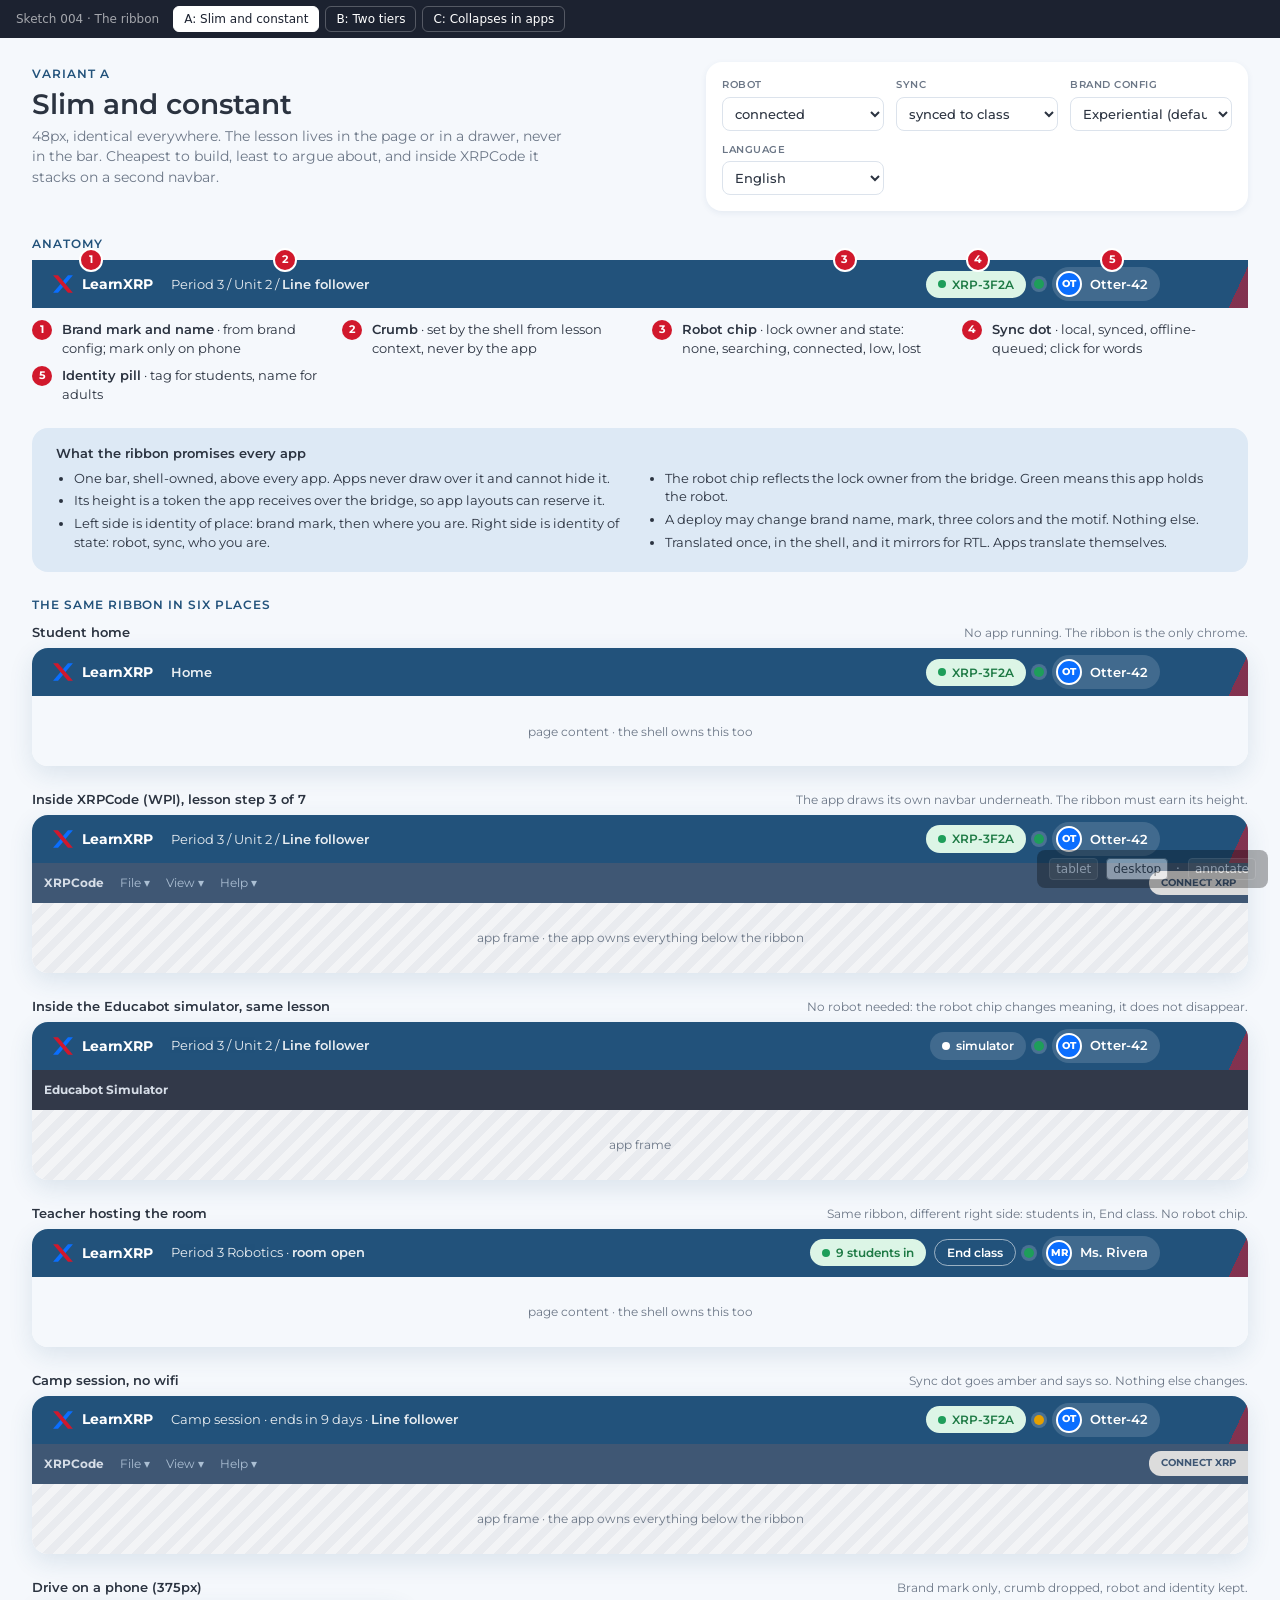
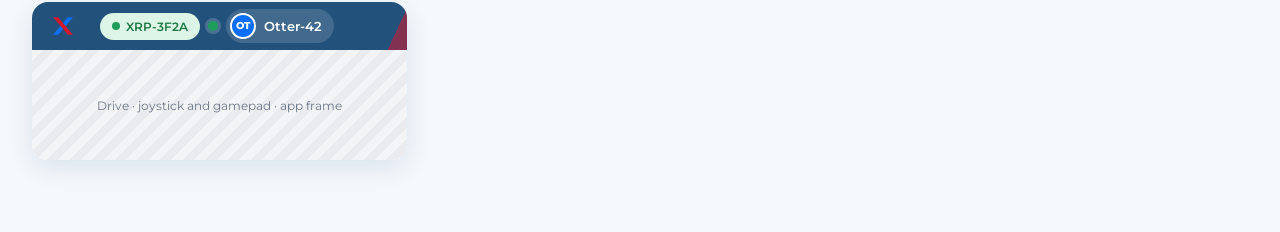
<file: .planning/sketches/004-ribbon/index.html>
<!doctype html>
<html lang="en">
<head>
<meta charset="utf-8">
<meta name="viewport" content="width=device-width, initial-scale=1">
<title>Sketch 004 · The Ribbon</title>
<link rel="stylesheet" href="https://fonts.googleapis.com/css2?family=Montserrat:wght@300;400;500;600;700&family=IBM+Plex+Mono:wght@400;500&display=swap">
<link rel="stylesheet" href="../themes/default.css">
<style>
*{box-sizing:border-box}
html,body{margin:0;background:#E9EBEE}
#variant-nav{position:fixed;top:0;left:0;right:0;z-index:9998;background:#1C2230;color:#fff;padding:6px 16px;display:flex;flex-wrap:wrap;gap:6px;align-items:center;font-family:system-ui,sans-serif;font-size:12px}
#variant-nav .label{opacity:.6;margin-inline-end:8px}
.variant-tab{background:transparent;color:#fff;border:1px solid rgba(255,255,255,.25);border-radius:6px;padding:5px 10px;cursor:pointer;font:inherit;transition:all .15s ease}
.variant-tab:hover{background:rgba(255,255,255,.1)}
.variant-tab.active{background:#fff;color:#1C2230;border-color:#fff}
#stage{margin:var(--navh,48px) auto 0;max-width:1280px;min-height:calc(100vh - var(--navh,48px));transition:max-width .2s ease;box-shadow:0 0 0 1px rgba(0,0,0,.08)}
.variant{display:none;min-height:calc(100vh - var(--navh,48px));background:var(--color-bg);color:var(--color-text);font-family:var(--font-sans);font-size:var(--text-base);line-height:1.45;padding:var(--space-6) var(--space-8) var(--space-12)}
.variant.active{display:block}
#sketch-tools{position:fixed;bottom:12px;right:12px;z-index:9999;font-family:system-ui;font-size:12px;background:rgba(0,0,0,.75);color:#fff;padding:8px 12px;border-radius:8px;opacity:.4;transition:opacity .2s;display:flex;gap:8px;align-items:center}
#sketch-tools:hover{opacity:1}
#sketch-tools select,#sketch-tools button{font:inherit;font-size:12px;background:#333;color:#fff;border:1px solid #555;border-radius:4px;padding:3px 6px;cursor:pointer}
#sketch-tools button.on{background:#fff;color:#000}
#annot{position:fixed;z-index:10000;pointer-events:none;background:#111;color:#fff;font:11px/1.4 ui-monospace,monospace;padding:6px 8px;border-radius:4px;display:none;white-space:pre}
.toast{position:fixed;left:50%;bottom:64px;transform:translateX(-50%) translateY(20px);background:#1C2230;color:#fff;padding:10px 16px;border-radius:8px;font:14px system-ui;opacity:0;transition:all .2s ease;z-index:9997;pointer-events:none}
.toast.show{opacity:1;transform:translateX(-50%) translateY(0)}

h1,h2,h3{font-family:var(--font-display);margin:0;line-height:1.15;font-weight:600}
.muted{color:var(--color-text-muted)}
.mono{font-family:var(--font-mono)}
.eyebrow{font-size:12px;font-weight:600;letter-spacing:.08em;text-transform:uppercase;color:var(--color-secondary)}
.intro{display:grid;grid-template-columns:1.2fr 1fr;gap:var(--space-6);align-items:start;margin-bottom:var(--space-6)}
.intro h1{font-size:var(--text-2xl);margin:4px 0 6px}
.intro p{margin:0;max-width:60ch;color:var(--color-text-muted);font-size:14px}
.controls{background:#fff;border-radius:var(--radius-md);box-shadow:var(--shadow-sm);padding:var(--space-4);display:grid;grid-template-columns:repeat(auto-fit,minmax(150px,1fr));gap:12px;font-size:12px}
.controls label{display:flex;flex-direction:column;gap:4px;font-weight:600;color:var(--color-text-muted);text-transform:uppercase;letter-spacing:.05em;font-size:10px}
.controls select{font:inherit;font-family:var(--font-sans);font-size:13px;font-weight:500;color:var(--color-text);padding:7px 8px;border:1px solid var(--color-border);border-radius:8px;background:#fff;text-transform:none;letter-spacing:0}
.rules{background:var(--color-secondary-soft);border-radius:var(--radius-md);padding:var(--space-4) var(--space-6);font-size:13px;margin-bottom:var(--space-6)}
.rules b{font-weight:600}
.rules ul{margin:6px 0 0;padding-inline-start:18px;columns:2;column-gap:32px}
.rules li{margin-bottom:4px;break-inside:avoid}
.ctx{margin-bottom:var(--space-6)}
.ctx .lbl{display:flex;justify-content:space-between;align-items:baseline;gap:12px;margin-bottom:6px;font-size:12px;color:var(--color-text-muted)}
.ctx .lbl b{font-weight:600;color:var(--color-text);font-size:13px}
.ctx .shot{border-radius:var(--radius-md);overflow:hidden;box-shadow:var(--shadow-md);background:#fff}
.ctx .shot.phone{width:375px;max-width:100%}
.appbar{height:40px;background:#1e3a5c;display:flex;align-items:center;gap:16px;padding:0 12px;color:#9db4cc;font-size:12px;opacity:.85}
.appbar .lg{color:#cfd8e3;font-weight:700}
.appbar .cx{margin-inline-start:auto;background:#d6d6d6;color:#1e3a5c;font-weight:700;font-size:10px;padding:5px 12px;border-radius:12px 0 0 12px;margin-inline-end:-12px}
.appbody{height:70px;background:repeating-linear-gradient(135deg,#f3f4f6 0 8px,#e9ebef 8px 16px);display:grid;place-items:center;font-size:12px;color:var(--color-text-muted)}
.pagebody{height:70px;background:var(--color-bg);display:grid;place-items:center;font-size:12px;color:var(--color-text-muted)}
.anat{position:relative;margin-bottom:8px}
.anat .num{position:absolute;top:-10px;width:20px;height:20px;border-radius:50%;background:var(--color-primary);color:#fff;font-size:11px;font-weight:700;display:grid;place-items:center;box-shadow:0 0 0 2px #fff;z-index:3}
.parts{display:grid;grid-template-columns:repeat(auto-fit,minmax(260px,1fr));gap:8px 24px;font-size:13px;margin:12px 0 var(--space-6)}
.parts div{display:flex;gap:10px}
.parts b{width:20px;height:20px;border-radius:50%;background:var(--color-primary);color:#fff;font-size:11px;font-weight:700;display:grid;place-items:center;flex:none}
.parts span b{display:inline;width:auto;height:auto;background:none;color:var(--color-text);font-weight:600;font-size:13px}

/* ================= THE RIBBON ================= */
.rb{--bar:#22527B;--acc:#0A6EFF;--pri:#D1182C;position:relative;overflow:hidden;background:var(--bar);color:#fff;display:flex;align-items:center;gap:8px;padding-inline:20px 88px;font-family:var(--font-sans);font-size:14px;z-index:2}
.rb.h48{height:48px}.rb.h56{height:56px}.rb.h28{height:28px;font-size:12px;padding-inline:12px 60px;gap:6px}
.rb.motif::before{content:"";position:absolute;inset-inline-end:-70px;top:-30px;width:150px;height:140px;background:linear-gradient(115deg,transparent 45%,var(--pri) 45% 58%,transparent 58% 62%,var(--acc) 62% 75%,transparent 75%);opacity:.55;pointer-events:none}
.rb[dir=rtl].motif::before{transform:scaleX(-1)}
.rb > *{position:relative;flex:none}
.rb .brand{display:flex;align-items:center;gap:8px;font-weight:700;letter-spacing:-.01em;margin-inline-end:10px}
.rb .brand svg{width:22px;height:22px}
.rb.h28 .brand svg{width:16px;height:16px}
.rb .brand .nm{white-space:nowrap}
.rb .crumb{font-size:13px;opacity:.9;font-weight:400;white-space:nowrap;overflow:hidden;text-overflow:ellipsis;flex:1 1 auto;min-width:0}
.rb .crumb b{font-weight:600}
.rb .sp{flex:1 1 auto}
.rb .pill{display:inline-flex;align-items:center;gap:6px;font-size:12px;font-weight:600;padding:5px 12px;border-radius:999px;background:rgba(255,255,255,.14);white-space:nowrap}
.rb .pill i{width:8px;height:8px;border-radius:50%;background:#fff;display:inline-block;flex:none}
.rb .pill.ok{background:#DCF5E6;color:#1E7A45}.rb .pill.ok i{background:#1E9E5A}
.rb .pill.warn{background:#FFF1D6;color:#8A5A00}.rb .pill.warn i{background:#E5A000}
.rb .pill.bad{background:#FDE4E7;color:#B21425}.rb .pill.bad i{background:#D1182C}
.rb .pill.q i{animation:blink 1s ease infinite}
@keyframes blink{50%{opacity:.2}}
@media (prefers-reduced-motion:reduce){.rb .pill.q i{animation:none}}
.rb .sync{width:10px;height:10px;border-radius:50%;background:#1E9E5A;display:inline-block;box-shadow:0 0 0 3px rgba(255,255,255,.18)}
.rb .sync.local{background:#9CA3AF}.rb .sync.off{background:#E5A000}
.rb .me{display:inline-flex;align-items:center;gap:8px;font-size:13px;font-weight:600;background:rgba(255,255,255,.14);border-radius:999px;padding:4px 12px 4px 4px;white-space:nowrap}
.rb .me .av{width:26px;height:26px;border-radius:50%;background:var(--acc);border:2px solid #fff;display:grid;place-items:center;font-size:10px;font-weight:800}
.rb.h28 .me{padding:2px 8px 2px 2px;font-size:11px}.rb.h28 .me .av{width:18px;height:18px;font-size:8px;border-width:1.5px}
.rb .btn{font:600 12px var(--font-sans);color:#fff;background:transparent;border:1px solid rgba(255,255,255,.55);border-radius:999px;padding:5px 12px;cursor:pointer;white-space:nowrap}
.rb .btn.pri{background:var(--pri);border-color:var(--pri)}
.rb .step{display:inline-flex;align-items:center;gap:8px;background:#fff;color:var(--bar);border-radius:999px;padding:4px 12px 4px 6px;font-size:12px;font-weight:600;cursor:pointer;white-space:nowrap}
.rb .step .ring{width:20px;height:20px;border-radius:50%;background:conic-gradient(var(--pri) var(--p,43%),#E9EEF5 0);display:grid;place-items:center}
.rb .step .ring::after{content:"";width:12px;height:12px;border-radius:50%;background:#fff}
.rb .chev{opacity:.7;font-size:11px;cursor:pointer}
/* tier 2 (variant B) */
.tier2{height:36px;background:#fff;border-bottom:1px solid var(--color-border);display:flex;align-items:center;gap:14px;padding-inline:20px;font-size:12px;color:var(--color-text-muted);position:relative;z-index:1}
.tier2 .app{font-weight:600;color:var(--color-text);display:inline-flex;align-items:center;gap:6px}
.tier2 .app i{width:6px;height:6px;border-radius:50%;background:#1E9E5A;display:inline-block}
.tier2 .prog{display:inline-flex;align-items:center;gap:8px}
.tier2 .prog .bar{width:110px;height:6px;border-radius:3px;background:var(--color-surface-2);overflow:hidden}
.tier2 .prog .bar i{display:block;height:100%;background:var(--color-primary);width:43%}
.tier2 .sp{flex:1}
.tier2 .b{font:600 12px var(--font-sans);border:1px solid var(--color-border);background:#fff;border-radius:999px;padding:4px 10px;cursor:pointer;color:var(--color-text)}
.tier2 .b.pri{background:var(--color-primary);border-color:var(--color-primary);color:#fff}
.tier2 .mono{font-family:var(--font-mono);font-size:11px}
@media (max-width:900px){.intro{grid-template-columns:1fr}.rules ul{columns:1}}
</style>
</head>
<body>

<div id="variant-nav">
  <span class="label">Sketch 004 · The ribbon</span>
  <button class="variant-tab active" onclick="showVariant('a',event)">A: Slim and constant</button>
  <button class="variant-tab" onclick="showVariant('b',event)">B: Two tiers</button>
  <button class="variant-tab" onclick="showVariant('c',event)">C: Collapses in apps</button>
</div>

<div id="stage">

<div id="variant-a" class="variant theme-experiential-play active" data-rv="a"></div>
<div id="variant-b" class="variant theme-experiential-play" data-rv="b"></div>
<div id="variant-c" class="variant theme-experiential-play" data-rv="c"></div>

</div>

<div id="sketch-tools">
  <button onclick="vp(768,this)">tablet</button><button class="on" onclick="vp(1280,this)">desktop</button>
  <span>·</span>
  <button id="annot-btn" onclick="toggleAnnot(this)">annotate</button>
</div>
<div id="annot"></div>
<div class="toast" id="toast"></div>

<script>
function fitNav(){const h=document.getElementById("variant-nav").offsetHeight;document.documentElement.style.setProperty("--navh",h+"px")}window.addEventListener("resize",fitNav);window.addEventListener("load",fitNav);fitNav();
function showVariant(id,ev){document.querySelectorAll('.variant').forEach(v=>v.classList.remove('active'));document.querySelectorAll('.variant-tab').forEach(t=>t.classList.remove('active'));document.getElementById('variant-'+id).classList.add('active');ev.target.classList.add('active')}
function vp(w,btn){document.getElementById('stage').style.maxWidth=w+'px';document.querySelectorAll('#sketch-tools button').forEach(b=>{if(b.id!=='annot-btn')b.classList.remove('on')});btn.classList.add('on')}
let annotOn=false;const annot=document.getElementById('annot');
function toggleAnnot(b){annotOn=!annotOn;b.classList.toggle('on',annotOn);annot.style.display='none'}
document.addEventListener('mousemove',e=>{if(!annotOn)return;const el=e.target.closest('#stage *');if(!el){annot.style.display='none';return}const cs=getComputedStyle(el);annot.textContent=el.tagName.toLowerCase()+(typeof el.className==='string'&&el.className?'.'+el.className.split(' ')[0]:'')+'\nh '+cs.height+'\nfont '+cs.fontSize+' '+cs.fontWeight+'\ncolor '+cs.color+'\nbg '+cs.backgroundColor;annot.style.display='block';annot.style.left=(e.clientX+14)+'px';annot.style.top=(e.clientY+14)+'px'})
function toast(m){const t=document.getElementById('toast');t.textContent=m;t.classList.add('show');clearTimeout(t._h);t._h=setTimeout(()=>t.classList.remove('show'),2000)}

/* ---------- brand configs: what a deploy can change (and nothing else) ---------- */
const XMARK=(c1,c2)=>`<svg viewBox="0 0 40 40"><path d="M38 4h-9L2 36h9z" fill="${c2}"/><path d="M2 4h9l27 32h-9z" fill="${c1}"/></svg>`;
const BRANDS={
 experiential:{name:'LearnXRP',bar:'#22527B',acc:'#0A6EFF',pri:'#D1182C',motif:true,mark:XMARK('#D1182C','#0A6EFF')},
 educabot:{name:'Educabot XRP',bar:'#1B6B5A',acc:'#2EC4B6',pri:'#F59E0B',motif:false,mark:`<svg viewBox="0 0 40 40"><circle cx="20" cy="20" r="17" fill="#2EC4B6"/><path d="M12 20h16M20 12v16" stroke="#fff" stroke-width="4" stroke-linecap="round"/></svg>`},
 firstglobal:{name:'FIRST Global XRP',bar:'#003C71',acc:'#F58220',pri:'#F58220',motif:true,mark:`<svg viewBox="0 0 40 40"><circle cx="20" cy="20" r="17" fill="none" stroke="#F58220" stroke-width="4"/><path d="M3 20h34M20 3c6 6 6 28 0 34M20 3c-6 6-6 28 0 34" stroke="#F58220" stroke-width="2.5" fill="none"/></svg>`}
};
/* ---------- strings: the ribbon is shell-owned, so it is translated once ---------- */
const T={
 en:{home:'Home',step:'Step',of:'of',robotNone:'no robot',robotQ:'searching…',robotOk:'XRP-3F2A',robotLow:'XRP-3F2A · 12%',robotLost:'robot lost',sim:'simulator',hint:'Hint',next:'Next',students:'students in',end:'End class',room:'room open',camp:'Camp session',days:'ends in 9 days',local:'saved on this device',synced:'synced',off:'offline · will sync',lesson:'Line follower',s3:'Read the reflectance sensor',teacher:'Ms. Rivera',drive:'Drive'},
 es:{home:'Inicio',step:'Paso',of:'de',robotNone:'sin robot',robotQ:'buscando…',robotOk:'XRP-3F2A',robotLow:'XRP-3F2A · 12%',robotLost:'robot perdido',sim:'simulador',hint:'Pista',next:'Siguiente',students:'alumnos',end:'Terminar clase',room:'sala abierta',camp:'Campamento',days:'termina en 9 días',local:'guardado en este equipo',synced:'sincronizado',off:'sin conexión · se sincronizará',lesson:'Seguidor de línea',s3:'Lee el sensor de reflectancia',teacher:'Sra. Rivera',drive:'Conducir'},
 ar:{home:'الرئيسية',step:'الخطوة',of:'من',robotNone:'لا يوجد روبوت',robotQ:'جارٍ البحث…',robotOk:'XRP-3F2A',robotLow:'XRP-3F2A · 12%',robotLost:'انقطع الروبوت',sim:'المحاكي',hint:'تلميح',next:'التالي',students:'طلاب',end:'إنهاء الحصة',room:'الغرفة مفتوحة',camp:'جلسة المخيم',days:'تنتهي خلال 9 أيام',local:'محفوظ على هذا الجهاز',synced:'متزامن',off:'دون اتصال · سيتم المزامنة',lesson:'متتبع الخط',s3:'اقرأ حساس الانعكاس',teacher:'الأستاذة ريفيرا',drive:'قيادة'}
};
const STATE={robot:'ok',sync:'synced',brand:'experiential',lang:'en'};
const CTX=[
 {id:'home',title:'Student home',note:'No app running. The ribbon is the only chrome.',role:'student',app:null,phone:false},
 {id:'xrpcode',title:'Inside XRPCode (WPI), lesson step 3 of 7',note:'The app draws its own navbar underneath. The ribbon must earn its height.',role:'student',app:'XRPCode',lesson:true,phone:false},
 {id:'sim',title:'Inside the Educabot simulator, same lesson',note:'No robot needed: the robot chip changes meaning, it does not disappear.',role:'student',app:'Simulator',lesson:true,sim:true,phone:false},
 {id:'teacher',title:'Teacher hosting the room',note:'Same ribbon, different right side: students in, End class. No robot chip.',role:'teacher',app:null,phone:false},
 {id:'camp',title:'Camp session, no wifi',note:'Sync dot goes amber and says so. Nothing else changes.',role:'student',app:'XRPCode',lesson:true,camp:true,phone:false},
 {id:'phone',title:'Drive on a phone (375px)',note:'Brand mark only, crumb dropped, robot and identity kept.',role:'student',app:'Drive',phone:true}
];
function robotPill(t,ctx){if(ctx.sim)return `<span class="pill"><i></i>${t.sim}</span>`;const s=STATE.robot;if(s==='none')return `<span class="pill"><i style="opacity:.4"></i>${t.robotNone}</span>`;if(s==='q')return `<span class="pill warn q"><i></i>${t.robotQ}</span>`;if(s==='ok')return `<span class="pill ok"><i></i>${t.robotOk}</span>`;if(s==='low')return `<span class="pill warn"><i></i>${t.robotLow}</span>`;return `<span class="pill bad"><i></i>${t.robotLost}</span>`}
function syncDot(t,ctx){const s=ctx.camp?'off':STATE.sync;const cls=s==='local'?'local':s==='off'?'off':'';const lbl=s==='local'?t.local:s==='off'?t.off:t.synced;return `<span class="sync ${cls}" title="${lbl}" onclick="toast('${lbl}')"></span>`}
function me(ctx,t){return ctx.role==='teacher'?`<span class="me"><span class="av">MR</span>${t.teacher}</span>`:`<span class="me"><span class="av">OT</span>Otter-42</span>`}
function crumb(ctx,t){if(ctx.role==='teacher')return `<span class="crumb">Period 3 Robotics · <b>${t.room}</b></span>`;if(ctx.camp)return `<span class="crumb">${t.camp} · ${t.days} · <b>${t.lesson}</b></span>`;if(ctx.app==='Drive')return `<span class="crumb"><b>${t.drive}</b></span>`;if(ctx.app)return `<span class="crumb">Period 3 / Unit 2 / <b>${t.lesson}</b></span>`;return `<span class="crumb"><b>${t.home}</b></span>`}
function brandEl(b,ctx,mini){return `<span class="brand">${b.mark}${(ctx.phone||mini)?'':`<span class="nm">${b.name}</span>`}</span>`}
function stepPill(t,expandable){return `<span class="step" onclick="toast('Opens the lesson drawer over the app')"><span class="ring" style="--p:43%"></span>${t.step} 3 ${t.of} 7${expandable?' ▾':''}</span>`}
function ribbonA(ctx,b,t,dir){return `<div class="rb h48 ${b.motif?'motif':''}" dir="${dir}" style="--bar:${b.bar};--acc:${b.acc};--pri:${b.pri}">${brandEl(b,ctx)}${ctx.phone?'':crumb(ctx,t)}<span class="sp"></span>${ctx.role==='teacher'?`<span class="pill ok"><i></i>9 ${t.students}</span><button class="btn">${t.end}</button>`:robotPill(t,ctx)}${syncDot(t,ctx)}${me(ctx,t)}</div>`}
function ribbonB(ctx,b,t,dir){const top=`<div class="rb h56 ${b.motif?'motif':''}" dir="${dir}" style="--bar:${b.bar};--acc:${b.acc};--pri:${b.pri}">${brandEl(b,ctx)}${ctx.phone?'':crumb(ctx,t)}<span class="sp"></span>${ctx.role==='teacher'?`<span class="pill ok"><i></i>9 ${t.students}</span><button class="btn">${t.end}</button>`:robotPill(t,ctx)}${syncDot(t,ctx)}${me(ctx,t)}</div>`;if(!ctx.app||ctx.phone)return top;return top+`<div class="tier2" dir="${dir}"><span class="app"><i></i>${ctx.app}${ctx.app==='XRPCode'?' · WPI':ctx.app==='Simulator'?' · Educabot':''}</span>${ctx.lesson?`<span class="prog"><span>${t.step} 3 ${t.of} 7 · ${t.s3}</span><span class="bar"><i></i></span></span>`:''}<span class="mono">bridge v1 · saved 2s</span><span class="sp"></span>${ctx.lesson?`<button class="b" onclick="toast('Hint appears in a drawer')">${t.hint}</button><button class="b pri" onclick="toast('Next step sent to the app')">${t.next}</button>`:''}</div>`}
function ribbonC(ctx,b,t,dir,expanded){if(ctx.app&&!expanded){return `<div class="rb h28 ${b.motif?'motif':''}" dir="${dir}" style="--bar:${b.bar};--acc:${b.acc};--pri:${b.pri}">${brandEl(b,ctx,true)}${ctx.lesson?stepPill(t,true):`<span class="crumb"><b>${ctx.app}</b></span>`}<span class="sp"></span>${robotPill(t,ctx)}${syncDot(t,ctx)}${me(ctx,t)}<span class="chev" onclick="expandC(this)" title="Expand">⌄</span></div>`}return `<div class="rb h56 ${b.motif?'motif':''}" dir="${dir}" style="--bar:${b.bar};--acc:${b.acc};--pri:${b.pri}">${brandEl(b,ctx)}${ctx.phone?'':crumb(ctx,t)}${ctx.lesson?stepPill(t,false):''}<span class="sp"></span>${ctx.role==='teacher'?`<span class="pill ok"><i></i>9 ${t.students}</span><button class="btn">${t.end}</button>`:robotPill(t,ctx)}${syncDot(t,ctx)}${me(ctx,t)}${ctx.app?`<span class="chev" onclick="expandC(this)" title="Collapse">⌃</span>`:''}</div>`}
const EXP={};
function expandC(el){const shot=el.closest('.shot');const k=shot.dataset.k;EXP[k]=!EXP[k];render()}
function appStub(ctx){if(!ctx.app)return `<div class="pagebody">page content · the shell owns this too</div>`;if(ctx.app==='XRPCode')return `<div class="appbar"><span class="lg">XRPCode</span><span>File ▾</span><span>View ▾</span><span>Help ▾</span><span class="cx">CONNECT XRP</span></div><div class="appbody">app frame · the app owns everything below the ribbon</div>`;if(ctx.app==='Simulator')return `<div class="appbar" style="background:#0f172a;color:#cbd5e1"><span class="lg">Educabot Simulator</span></div><div class="appbody">app frame</div>`;return `<div class="appbody" style="height:110px">Drive · joystick and gamepad · app frame</div>`}
const CONTROLS=`<div class="controls"><label>Robot<select onchange="STATE.robot=this.value;render()"><option value="none">not connected</option><option value="q">searching</option><option value="ok" selected>connected</option><option value="low">low battery</option><option value="lost">lost mid-run</option></select></label><label>Sync<select onchange="STATE.sync=this.value;render()"><option value="local">local only (no class)</option><option value="synced" selected>synced to class</option><option value="off">offline, queued</option></select></label><label>Brand config<select onchange="STATE.brand=this.value;render()"><option value="experiential">Experiential (default)</option><option value="educabot">Educabot (example)</option><option value="firstglobal">FIRST Global (example)</option></select></label><label>Language<select onchange="STATE.lang=this.value;render()"><option value="en">English</option><option value="es">Español</option><option value="ar">العربية (RTL)</option></select></label></div>`;
const RULES=`<div class="rules"><b>What the ribbon promises every app</b><ul><li>One bar, shell-owned, above every app. Apps never draw over it and cannot hide it.</li><li>Its height is a token the app receives over the bridge, so app layouts can reserve it.</li><li>Left side is identity of place: brand mark, then where you are. Right side is identity of state: robot, sync, who you are.</li><li>The robot chip reflects the lock owner from the bridge. Green means this app holds the robot.</li><li>A deploy may change brand name, mark, three colors and the motif. Nothing else.</li><li>Translated once, in the shell, and it mirrors for RTL. Apps translate themselves.</li></ul></div>`;
function anatomy(v,b,t){const ctx=CTX[1];const dir='ltr';let html=v==='a'?ribbonA(ctx,b,t,dir):v==='b'?ribbonB(ctx,b,t,dir):ribbonC(ctx,b,t,dir,true);const nums=v==='b'?[['4%','1'],['20%','2'],['66%','3'],['77%','4'],['88%','5'],['2%','6','36px']]:[['4%','1'],['20%','2'],['66%','3'],['77%','4'],['88%','5']];const parts={a:[['1','Brand mark and name','from brand config; mark only on phone'],['2','Crumb','set by the shell from lesson context, never by the app'],['3','Robot chip','lock owner and state: none, searching, connected, low, lost'],['4','Sync dot','local, synced, offline-queued; click for words'],['5','Identity pill','tag for students, name for adults']],b:[['1','Brand mark and name','same as A'],['2','Crumb','same as A'],['3','Robot chip','same as A'],['4','Sync dot','same as A'],['5','Identity pill','same as A'],['6','Context tier','appears only inside an app: app and provider, step progress, bridge state, Hint and Next']],c:[['1','Brand mark and name','collapses to the mark alone'],['2','Crumb + step pill','the step pill survives the collapse and opens the lesson drawer'],['3','Robot chip','same as A'],['4','Sync dot','same as A'],['5','Identity pill','shrinks to initials when collapsed'],['6','Collapse toggle','⌃ collapses to 28px inside apps; auto-collapses on Run']]}[v];return `<div class="eyebrow" style="margin-bottom:8px">Anatomy</div><div class="anat shot">${html}${nums.map(n=>`<span class="num" style="inset-inline-start:${n[0]};${n[2]?'top:'+n[2]:''}">${n[1]}</span>`).join('')}</div><div class="parts">${parts.map(p=>`<div><b>${p[0]}</b><span><b>${p[1]}</b> · ${p[2]}</span></div>`).join('')}</div>`}
function render(){const b=BRANDS[STATE.brand],t=T[STATE.lang],dir=STATE.lang==='ar'?'rtl':'ltr';['a','b','c'].forEach(v=>{const root=document.querySelector(`[data-rv="${v}"]`);const intro={a:['Slim and constant','48px, identical everywhere. The lesson lives in the page or in a drawer, never in the bar. Cheapest to build, least to argue about, and inside XRPCode it stacks on a second navbar.'],b:['Two tiers','A 56px ribbon plus a 36px context tier that exists only inside an app: which app, which provider, step progress, bridge state, Hint and Next. Most informative, most height.'],c:['Collapses in apps','56px on shell pages, 28px inside an app: mark, step pill, robot, sync, initials. Expands on hover or the chevron, and auto-collapses when a program runs. Most app space, one more state to learn.']}[v];root.innerHTML=`<div class="intro"><div><span class="eyebrow">Variant ${v.toUpperCase()}</span><h1>${intro[0]}</h1><p>${intro[1]}</p></div>${CONTROLS}</div>${anatomy(v,b,t)}${RULES}<div class="eyebrow" style="margin-bottom:10px">The same ribbon in six places</div>`+CTX.map(ctx=>{const k=v+ctx.id;const rb=v==='a'?ribbonA(ctx,b,t,dir):v==='b'?ribbonB(ctx,b,t,dir):ribbonC(ctx,b,t,dir,!!EXP[k]);return `<div class="ctx"><div class="lbl"><b>${ctx.title}</b><span>${ctx.note}</span></div><div class="shot ${ctx.phone?'phone':''}" data-k="${k}">${rb}${appStub(ctx)}</div></div>`}).join('')})}
render();
</script>
</body>
</html>
</file>
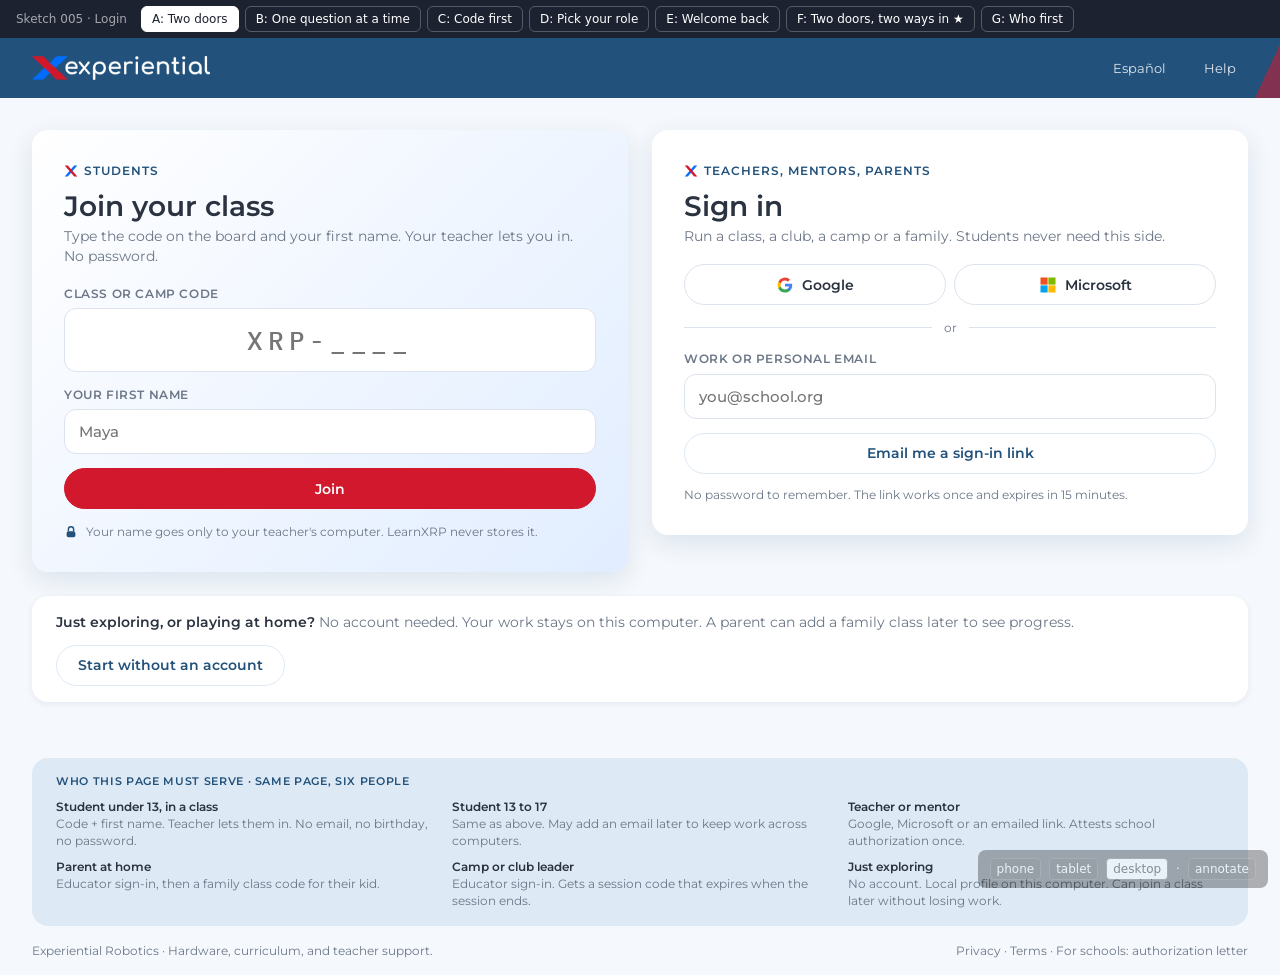
<file: .planning/sketches/005-login/index.html>
<!doctype html>
<html lang="en">
<head>
<meta charset="utf-8">
<meta name="viewport" content="width=device-width, initial-scale=1">
<title>Sketch 005 · Login</title>
<link rel="stylesheet" href="https://fonts.googleapis.com/css2?family=Montserrat:wght@300;400;500;600;700&family=IBM+Plex+Mono:wght@400;500&display=swap">
<link rel="stylesheet" href="../themes/default.css">
<style>
*{box-sizing:border-box}
html,body{margin:0;background:#E9EBEE}
#variant-nav{position:fixed;top:0;left:0;right:0;z-index:9998;background:#1C2230;color:#fff;padding:6px 16px;display:flex;flex-wrap:wrap;gap:6px;align-items:center;font-family:system-ui,sans-serif;font-size:12px}
#variant-nav .label{opacity:.6;margin-inline-end:8px}
.variant-tab{background:transparent;color:#fff;border:1px solid rgba(255,255,255,.25);border-radius:6px;padding:5px 10px;cursor:pointer;font:inherit;transition:all .15s ease}
.variant-tab:hover{background:rgba(255,255,255,.1)}
.variant-tab.active{background:#fff;color:#1C2230;border-color:#fff}
#stage{margin:var(--navh,48px) auto 0;max-width:1280px;min-height:calc(100vh - var(--navh,48px));transition:max-width .2s ease;box-shadow:0 0 0 1px rgba(0,0,0,.08)}
.variant{display:none;min-height:calc(100vh - var(--navh,48px));background:var(--color-bg);color:var(--color-text);font-family:var(--font-sans);font-size:var(--text-base);line-height:1.45;flex-direction:column}
.variant.active{display:flex}
#sketch-tools{position:fixed;bottom:12px;right:12px;z-index:9999;font-family:system-ui;font-size:12px;background:rgba(0,0,0,.75);color:#fff;padding:8px 12px;border-radius:8px;opacity:.4;transition:opacity .2s;display:flex;gap:8px;align-items:center}
#sketch-tools:hover{opacity:1}
#sketch-tools select,#sketch-tools button{font:inherit;font-size:12px;background:#333;color:#fff;border:1px solid #555;border-radius:4px;padding:3px 6px;cursor:pointer}
#sketch-tools button.on{background:#fff;color:#000}
#annot{position:fixed;z-index:10000;pointer-events:none;background:#111;color:#fff;font:11px/1.4 ui-monospace,monospace;padding:6px 8px;border-radius:4px;display:none;white-space:pre}
.toast{position:fixed;left:50%;bottom:64px;transform:translateX(-50%) translateY(20px);background:#1C2230;color:#fff;padding:10px 16px;border-radius:8px;font:14px system-ui;opacity:0;transition:all .2s ease;z-index:9997;pointer-events:none}
.toast.show{opacity:1;transform:translateX(-50%) translateY(0)}

h1,h2,h3{font-family:var(--font-display);margin:0;line-height:1.15;font-weight:600}
.muted{color:var(--color-text-muted)}
.mono{font-family:var(--font-mono)}
.eyebrow{font-size:12px;font-weight:600;letter-spacing:.08em;text-transform:uppercase;color:var(--color-secondary);display:inline-flex;align-items:center;gap:6px}
.xmark{width:14px;height:14px}
.btn{font:600 14px var(--font-sans);border:1px solid var(--color-border);background:#fff;color:var(--color-text);border-radius:999px;padding:.65rem 1.3rem;cursor:pointer;transition:all .15s ease;display:inline-flex;align-items:center;justify-content:center;gap:8px}
.btn:hover{transform:translateY(-1px);box-shadow:var(--shadow-sm)}
.btn:disabled{opacity:.5;cursor:not-allowed;transform:none;box-shadow:none}
.btn-primary{background:var(--color-primary);color:#fff;border-color:var(--color-primary)}
.btn-out{color:var(--color-secondary);border-color:var(--color-secondary-soft)}
.btn-ghost{border-color:transparent;background:transparent;color:var(--color-secondary)}
.btn.block{width:100%}
.btn .ic{width:18px;height:18px;flex:none}
.in{font:500 15px var(--font-sans);padding:12px 14px;border:1px solid var(--color-border);border-radius:12px;background:#fff;width:100%;color:var(--color-text);transition:border-color .15s ease}
.in:focus{outline:none;border-color:var(--color-accent);box-shadow:0 0 0 3px var(--color-accent-soft)}
.in.code{font-family:var(--font-mono);font-size:26px;letter-spacing:.18em;text-transform:uppercase;text-align:center;padding:14px}
.in.bad{border-color:var(--color-danger)}
.lbl{font-size:12px;font-weight:600;color:var(--color-text-muted);text-transform:uppercase;letter-spacing:.05em;display:block;margin:0 0 6px}
.field{margin-bottom:14px}
.help{font-size:12px;color:var(--color-text-muted);margin-top:6px}
.or{display:flex;align-items:center;gap:12px;font-size:12px;color:var(--color-text-muted);margin:14px 0}
.or::before,.or::after{content:"";flex:1;height:1px;background:var(--color-border)}
.sso{display:grid;grid-template-columns:1fr 1fr;gap:8px}
.note{font-size:12px;color:var(--color-text-muted);display:flex;gap:8px;align-items:flex-start;margin-top:14px}
.note svg{flex:none;margin-top:2px}
.card{background:#fff;border-radius:var(--radius-md);box-shadow:var(--shadow-md);padding:var(--space-6)}
.top{background:var(--color-secondary);color:#fff;height:60px;display:flex;align-items:center;gap:14px;padding:0 var(--space-8);position:relative;overflow:hidden}
.top::before{content:"";position:absolute;inset-inline-end:-70px;top:-30px;width:150px;height:140px;background:linear-gradient(115deg,transparent 45%,var(--color-primary) 45% 58%,transparent 58% 62%,var(--color-accent) 62% 75%,transparent 75%);opacity:.55;pointer-events:none}
.top img{height:24px;display:block}
.top .sp{flex:1}
.top a{color:#fff;font-size:13px;opacity:.85;cursor:pointer;padding:6px 12px;border-radius:999px}
.top a:hover{background:rgba(255,255,255,.12)}
.foot{margin-top:auto;padding:var(--space-4) var(--space-8);font-size:12px;color:var(--color-text-muted);display:flex;justify-content:space-between;gap:12px;flex-wrap:wrap}
.state{display:none}.state.on{display:block}
.spin{width:28px;height:28px;border-radius:50%;border:3px solid var(--color-surface-2);border-top-color:var(--color-primary);animation:spin .8s linear infinite;display:inline-block}
@keyframes spin{to{transform:rotate(360deg)}}
@media (prefers-reduced-motion:reduce){.spin{animation:none}}
.who{background:var(--color-secondary-soft);border-radius:var(--radius-md);padding:var(--space-4) var(--space-6);font-size:12px;display:grid;grid-template-columns:repeat(3,1fr);gap:8px 20px;margin:var(--space-6) var(--space-8) 0}
.who b{display:block;font-weight:600;font-size:12px}
.who span{color:var(--color-text-muted)}
.who .t{grid-column:1/-1;font-weight:600;color:var(--color-secondary);text-transform:uppercase;letter-spacing:.06em;font-size:11px}

/* A: two doors */
.la .body{flex:1;display:grid;grid-template-columns:1fr 1fr;gap:var(--space-6);padding:var(--space-8);align-items:start}
.la .door{padding:var(--space-8)}
.la .door h2{font-size:var(--text-2xl);margin:6px 0 4px}
.la .door p{margin:0 0 18px;color:var(--color-text-muted);font-size:14px}
.la .door.student{background:linear-gradient(135deg,#fff,var(--color-accent-soft))}
.la .explore{grid-column:1/-1;display:flex;justify-content:space-between;align-items:center;gap:12px;background:#fff;border-radius:var(--radius-md);padding:var(--space-4) var(--space-6);box-shadow:var(--shadow-sm);font-size:14px;flex-wrap:wrap}
/* B: one question */
.lb .body{flex:1;display:grid;place-items:center;padding:var(--space-8)}
.lb .q{width:min(520px,100%);text-align:center}
.lb .q h1{font-size:var(--text-3xl);margin:10px 0 8px;letter-spacing:-.01em}
.lb .q p{color:var(--color-text-muted);margin:0 0 22px}
.lb .q .in{text-align:center}
.lb .crumbs{display:flex;justify-content:center;gap:6px;margin-bottom:18px}
.lb .crumbs i{width:8px;height:8px;border-radius:50%;background:var(--color-border);display:inline-block}
.lb .crumbs i.on{background:var(--color-primary)}
.lb .row{display:flex;gap:8px;justify-content:center;flex-wrap:wrap}
.lb .back{position:absolute;inset-inline-start:0;top:0}
.lb .q{position:relative}
/* C: code first */
.lc .body{flex:1;display:grid;grid-template-columns:1.1fr 1fr;align-items:center;gap:var(--space-8);padding:var(--space-8)}
.lc .big{background:linear-gradient(120deg,var(--color-secondary),#2E6EA6 70%,#0A6EFF);color:#fff;border-radius:var(--radius-lg);padding:var(--space-12) var(--space-8);box-shadow:var(--shadow-lg);position:relative;overflow:hidden}
.lc .big::before{content:"";position:absolute;right:120px;top:-60px;width:220px;height:400px;background:linear-gradient(115deg,transparent 45%,rgba(209,24,44,.8) 45% 58%,transparent 58%);pointer-events:none}
.lc .big > *{position:relative}
.lc .big h1{font-size:var(--text-3xl);margin:6px 0 6px}
.lc .big p{opacity:.9;margin:0 0 22px;font-size:15px}
.lc .big .in.code{font-size:40px;padding:18px;border-radius:16px;border:0;color:var(--color-secondary)}
.lc .big .btn-primary{margin-top:12px;font-size:16px;padding:.9rem 1.6rem}
.lc .small{display:flex;flex-direction:column;gap:var(--space-4)}
.lc .small .card{padding:var(--space-4) var(--space-6);display:flex;justify-content:space-between;align-items:center;gap:12px;box-shadow:var(--shadow-sm)}
.lc .small .card b{font-weight:600;display:block}
.lc .small .card span{font-size:13px;color:var(--color-text-muted)}
.lc .small .card .btn{white-space:nowrap;flex:none}
/* D: role cards */
.ld .body{flex:1;padding:var(--space-8)}
.ld .roles{display:grid;grid-template-columns:repeat(auto-fit,minmax(230px,1fr));gap:var(--space-4);margin-top:var(--space-4)}
.ld .role{background:#fff;border-radius:var(--radius-md);box-shadow:var(--shadow-sm);padding:var(--space-6) var(--space-4);text-align:start;font:inherit;color:inherit;border:2px solid transparent;cursor:pointer;transition:all .2s ease;display:flex;flex-direction:column;gap:6px}
.ld .role:hover{box-shadow:var(--shadow-md);transform:translateY(-3px)}
.ld .role.on{border-color:var(--color-accent);background:var(--color-accent-soft)}
.ld .role .ic{width:44px;height:44px;border-radius:12px;background:var(--color-secondary-soft);display:grid;place-items:center;margin-bottom:4px}
.ld .role h3{font-size:var(--text-lg)}
.ld .role p{margin:0;font-size:13px;color:var(--color-text-muted)}
.ld .role .need{font-size:11px;font-weight:600;color:var(--color-secondary);margin-top:auto;padding-top:6px}
.ld .form{margin-top:var(--space-6);display:grid;grid-template-columns:1fr 1fr;gap:var(--space-6);align-items:start}
.ld .form .card h2{font-size:var(--text-xl);margin-bottom:4px}
.ld .form .why{font-size:13px;color:var(--color-text-muted);line-height:1.6}
.ld .form .why b{font-weight:600;color:var(--color-text)}
/* E: returning first */
.le .body{flex:1;display:grid;grid-template-columns:1fr 380px;gap:var(--space-6);padding:var(--space-8);align-items:start}
.le .people{display:grid;grid-template-columns:repeat(auto-fill,minmax(150px,1fr));gap:var(--space-4);margin-top:var(--space-4)}
.le .person{background:#fff;border-radius:var(--radius-md);box-shadow:var(--shadow-sm);padding:var(--space-4);text-align:center;font:inherit;color:inherit;border:2px solid transparent;cursor:pointer;transition:all .2s ease;display:flex;flex-direction:column;align-items:center;gap:6px}
.le .person:hover{box-shadow:var(--shadow-md);transform:translateY(-3px)}
.le .person .av{width:52px;height:52px;border-radius:50%;display:grid;place-items:center;color:#fff;font-weight:700;font-size:16px}
.le .person b{font-weight:600}
.le .person small{font-size:11px;color:var(--color-text-muted)}
.le .person.add{border:2px dashed var(--color-border);background:transparent;box-shadow:none;justify-content:center;color:var(--color-secondary);font-weight:600}
.le .device{font-size:12px;color:var(--color-text-muted);display:flex;align-items:center;gap:8px;margin-top:var(--space-4)}
@media (max-width:900px){.la .body,.lc .body,.ld .form,.le .body{grid-template-columns:1fr}.who{grid-template-columns:1fr}}
</style>
</head>
<body>

<div id="variant-nav">
  <span class="label">Sketch 005 · Login</span>
  <button class="variant-tab active" onclick="showVariant('a',event)">A: Two doors</button>
  <button class="variant-tab" onclick="showVariant('b',event)">B: One question at a time</button>
  <button class="variant-tab" onclick="showVariant('c',event)">C: Code first</button>
  <button class="variant-tab" onclick="showVariant('d',event)">D: Pick your role</button>
  <button class="variant-tab" onclick="showVariant('e',event)">E: Welcome back</button>
  <button class="variant-tab" onclick="showVariant('f',event)">F: Two doors, two ways in ★</button>
  <button class="variant-tab" onclick="showVariant('g',event)">G: Who first</button>
</div>

<div id="stage">

<!-- ================= A: TWO DOORS ================= -->
<div id="variant-a" class="variant theme-experiential-play la active">
  <div class="top"><img src="[data-uri]" alt="Experiential Robotics"><span class="sp"></span><a onclick="toast('Español')">Español</a><a onclick="toast('Help')">Help</a></div>
  <div class="body">
    <div class="card door student">
      <span class="eyebrow">__X__ Students</span>
      <h2>Join your class</h2>
      <p>Type the code on the board and your first name. Your teacher lets you in. No password.</p>
      <div class="state on" id="a-s1">
        <div class="field"><label class="lbl" for="a-code">Class or camp code</label><input class="in code" id="a-code" placeholder="XRP-____" maxlength="8" oninput="this.value=this.value.toUpperCase()"></div>
        <div class="field"><label class="lbl" for="a-name">Your first name</label><input class="in" id="a-name" placeholder="Maya"></div>
        <button class="btn btn-primary block" onclick="joinA()">Join</button>
        <div class="note"><svg width="14" height="14" viewBox="0 0 16 16"><rect x="3" y="7" width="10" height="7" rx="2" fill="#22527B"/><path d="M5 7V5a3 3 0 016 0v2" fill="none" stroke="#22527B" stroke-width="1.6"/></svg><span>Your name goes only to your teacher's computer. LearnXRP never stores it.</span></div>
      </div>
      <div class="state" id="a-s2" style="text-align:center;padding:20px 0"><span class="spin"></span><h3 style="margin:12px 0 4px">Hi <span data-n>Maya</span>, hang on</h3><div class="muted" style="font-size:14px">Ms. Rivera is letting you in…</div></div>
      <div class="state" id="a-s3" style="text-align:center;padding:20px 0"><h3 style="margin:0 0 4px">You are in, <span data-n>Maya</span>!</h3><div class="muted" style="font-size:14px;margin-bottom:14px">Period 3 Robotics · today: Line follower, step 3</div><button class="btn btn-primary" onclick="toast('Opens the student home (sketch 001)')">Let's go</button></div>
    </div>
    <div class="card door">
      <span class="eyebrow">__X__ Teachers, mentors, parents</span>
      <h2>Sign in</h2>
      <p>Run a class, a club, a camp or a family. Students never need this side.</p>
      <div class="state on" id="a-t1">
        <div class="sso"><button class="btn" onclick="ssoA('Google')">__G__ Google</button><button class="btn" onclick="ssoA('Microsoft')">__M__ Microsoft</button></div>
        <div class="or">or</div>
        <div class="field"><label class="lbl" for="a-email">Work or personal email</label><input class="in" id="a-email" placeholder="you@school.org" type="email"></div>
        <button class="btn btn-out block" onclick="emailA()">Email me a sign-in link</button>
        <div class="help" style="margin-top:12px">No password to remember. The link works once and expires in 15 minutes.</div>
      </div>
      <div class="state" id="a-t2" style="text-align:center;padding:20px 0"><h3 style="margin:0 0 6px">Check your email</h3><div class="muted" style="font-size:14px">We sent a link to <b data-e>you@school.org</b>. Open it on this computer.</div><button class="btn btn-ghost" style="margin-top:12px" onclick="show('a-t','1')">Use a different email</button></div>
    </div>
    <div class="explore"><div><b style="font-weight:600">Just exploring, or playing at home?</b> <span class="muted">No account needed. Your work stays on this computer. A parent can add a family class later to see progress.</span></div><button class="btn btn-out" onclick="toast('Opens the home screen with a local profile')">Start without an account</button></div>
  </div>
  __WHO__
  <div class="foot"><span>Experiential Robotics · Hardware, curriculum, and teacher support.</span><span>Privacy · Terms · For schools: authorization letter</span></div>
</div>

<!-- ================= B: ONE QUESTION ================= -->
<div id="variant-b" class="variant theme-experiential-play lb">
  <div class="top"><img src="[data-uri]" alt="Experiential Robotics"><span class="sp"></span><a onclick="toast('Español')">Español</a><a onclick="toast('Help')">Help</a></div>
  <div class="body">
    <div class="q">
      <div class="crumbs" id="b-crumbs"><i class="on"></i><i></i><i></i></div>
      <!-- step 1 -->
      <div class="state on" id="b-s1">
        <span class="eyebrow">__X__ Welcome</span>
        <h1>Is there a code on the board?</h1>
        <p>Your teacher or counselor shows one like XRP-7K2Q.</p>
        <input class="in code" id="b-code" placeholder="XRP-____" maxlength="8" oninput="this.value=this.value.toUpperCase()" style="margin-bottom:14px">
        <div class="row"><button class="btn btn-primary" onclick="bCode()">Next</button><button class="btn btn-ghost" onclick="show('b-s','nocode');bCrumb(2)">There is no code</button></div>
      </div>
      <!-- step 2: name -->
      <div class="state" id="b-s2">
        <button class="btn btn-ghost back" onclick="show('b-s','1');bCrumb(1)">← Back</button>
        <span class="eyebrow">__X__ Period 3 Robotics · Ms. Rivera</span>
        <h1>What is your first name?</h1>
        <p>Just your first name. Your teacher will see it and let you in.</p>
        <input class="in" id="b-name" placeholder="Maya" style="margin-bottom:14px;text-align:center;font-size:20px">
        <div class="row"><button class="btn btn-primary" onclick="bName()">Ask to join</button></div>
      </div>
      <!-- step 3: waiting -->
      <div class="state" id="b-s3"><span class="spin"></span><h1 style="font-size:var(--text-2xl)">Hang on, <span data-n>Maya</span></h1><p>Ms. Rivera is letting you in…</p></div>
      <div class="state" id="b-s4"><span class="eyebrow">__X__ You are in</span><h1>Hi <span data-n>Maya</span>!</h1><p>Today: Line follower, step 3.</p><button class="btn btn-primary" onclick="toast('Opens the student home')">Let's go</button></div>
      <!-- no code branch -->
      <div class="state" id="b-snocode">
        <button class="btn btn-ghost back" onclick="show('b-s','1');bCrumb(1)">← Back</button>
        <span class="eyebrow">__X__ No code</span>
        <h1>Who are you?</h1>
        <p>Pick the one that fits.</p>
        <div class="row" style="flex-direction:column;align-items:stretch;gap:10px;text-align:start">
          <button class="btn" style="justify-content:space-between" onclick="show('b-s','home');bCrumb(3)"><span><b style="font-weight:600">A student at home</b><br><span class="muted" style="font-size:12px;font-weight:400">No account. Your work stays on this computer.</span></span><span>→</span></button>
          <button class="btn" style="justify-content:space-between" onclick="show('b-s','adult');bCrumb(3)"><span><b style="font-weight:600">A teacher, mentor or parent</b><br><span class="muted" style="font-size:12px;font-weight:400">Sign in to run a class, club, camp or family.</span></span><span>→</span></button>
          <button class="btn" style="justify-content:space-between" onclick="show('b-s','older');bCrumb(3)"><span><b style="font-weight:600">A student 13 or older with an account</b><br><span class="muted" style="font-weight:400;font-size:12px">Sign in to keep work across computers.</span></span><span>→</span></button>
        </div>
      </div>
      <div class="state" id="b-shome"><button class="btn btn-ghost back" onclick="show('b-s','nocode');bCrumb(2)">← Back</button><span class="eyebrow">__X__ At home</span><h1>No account needed</h1><p>Pick a name for this computer. Nothing leaves it. A parent can add a family class later.</p><input class="in" placeholder="What should we call you?" style="margin-bottom:14px;text-align:center"><div class="row"><button class="btn btn-primary" onclick="toast('Local profile created. Opens the home screen.')">Start</button></div></div>
      <div class="state" id="b-sadult"><button class="btn btn-ghost back" onclick="show('b-s','nocode');bCrumb(2)">← Back</button><span class="eyebrow">__X__ Educators</span><h1>Sign in</h1><p>No password. We email you a link, or use your school account.</p><div class="sso" style="margin-bottom:12px"><button class="btn" onclick="toast('Google sign-in')">__G__ Google</button><button class="btn" onclick="toast('Microsoft sign-in')">__M__ Microsoft</button></div><input class="in" placeholder="you@school.org" type="email" style="margin-bottom:12px;text-align:center"><div class="row"><button class="btn btn-primary" onclick="toast('Link sent. Check your email.')">Email me a link</button></div></div>
      <div class="state" id="b-solder"><button class="btn btn-ghost back" onclick="show('b-s','nocode');bCrumb(2)">← Back</button><span class="eyebrow">__X__ 13 and older</span><h1>Sign in</h1><p>You made this account with an email when you were in a class. We email you a link.</p><input class="in" placeholder="you@example.com" type="email" style="margin-bottom:12px;text-align:center"><div class="row"><button class="btn btn-primary" onclick="toast('Link sent.')">Email me a link</button></div><p class="help" style="margin-top:14px">Under 13? You do not need an account. Ask your teacher for a code, or start at home without one.</p></div>
    </div>
  </div>
  __WHO__
  <div class="foot"><span>Experiential Robotics</span><span>Privacy · Terms</span></div>
</div>

<!-- ================= C: CODE FIRST ================= -->
<div id="variant-c" class="variant theme-experiential-play lc">
  <div class="top"><img src="[data-uri]" alt="Experiential Robotics"><span class="sp"></span><a onclick="toast('Español')">Español</a><a onclick="toast('Help')">Help</a></div>
  <div class="body">
    <div class="big">
      <span class="eyebrow" style="color:rgba(255,255,255,.8)">__XW__ learnxrp.org/join</span>
      <h1>Type the code on the board</h1>
      <p>Then your first name. Your teacher lets you in. Nothing to remember.</p>
      <div class="state on" id="c-s1">
        <input class="in code" id="c-code" placeholder="XRP-____" maxlength="8" oninput="this.value=this.value.toUpperCase()">
        <input class="in" id="c-name" placeholder="Your first name" style="margin-top:10px;border:0;font-size:18px;text-align:center;padding:14px;border-radius:14px">
        <button class="btn btn-primary" onclick="joinC()">Join</button>
      </div>
      <div class="state" id="c-s2" style="text-align:center;padding:10px 0"><span class="spin" style="border-color:rgba(255,255,255,.3);border-top-color:#fff"></span><h2 style="margin:12px 0 4px">Hang on, <span data-n>Maya</span></h2><div style="opacity:.9">Ms. Rivera is letting you in…</div></div>
      <div class="state" id="c-s3" style="text-align:center;padding:10px 0"><h2 style="margin:0 0 4px">You are in, <span data-n>Maya</span>!</h2><div style="opacity:.9;margin-bottom:14px">Period 3 Robotics · Line follower, step 3</div><button class="btn" style="color:var(--color-secondary)" onclick="toast('Opens the student home')">Let's go</button></div>
    </div>
    <div class="small">
      <div class="card"><div><b>Teacher, mentor or parent?</b><span>Sign in with Google, Microsoft or an emailed link.</span></div><button class="btn btn-out" onclick="toast('Educator sign-in')">Sign in</button></div>
      <div class="card"><div><b>Running a camp or club?</b><span>Same sign-in. You get a code that expires when the session ends.</span></div><button class="btn btn-out" onclick="toast('Educator sign-in, camp option')">Sign in</button></div>
      <div class="card"><div><b>At home, no code?</b><span>Start without an account. Work stays on this computer.</span></div><button class="btn btn-out" onclick="toast('Local profile, opens home')">Start</button></div>
      <div class="card"><div><b>13 or older with an account?</b><span>Sign in to keep your work across computers.</span></div><button class="btn btn-ghost" onclick="toast('Email link sign-in')">Sign in</button></div>
    </div>
  </div>
  __WHO__
  <div class="foot"><span>Experiential Robotics</span><span>Privacy · Terms</span></div>
</div>

<!-- ================= D: ROLE CARDS ================= -->
<div id="variant-d" class="variant theme-experiential-play ld">
  <div class="top"><img src="[data-uri]" alt="Experiential Robotics"><span class="sp"></span><a onclick="toast('Español')">Español</a><a onclick="toast('Help')">Help</a></div>
  <div class="body">
    <span class="eyebrow">__X__ Welcome to LearnXRP</span>
    <h1 style="font-size:var(--text-2xl);margin:4px 0 4px">Who is here today?</h1>
    <div class="muted" style="font-size:14px">Pick one. Each takes under a minute.</div>
    <div class="roles" id="d-roles">
      <button class="role on" onclick="pickD(this,'class')"><span class="ic"><svg width="24" height="24" viewBox="0 0 24 24" fill="none" stroke="#22527B" stroke-width="2"><rect x="3" y="4" width="18" height="12" rx="2"/><path d="M8 20h8M12 16v4"/></svg></span><h3>Student in a class</h3><p>Your teacher put a code on the board.</p><span class="need">Needs: the code, your first name</span></button>
      <button class="role" onclick="pickD(this,'home')"><span class="ic"><svg width="24" height="24" viewBox="0 0 24 24" fill="none" stroke="#22527B" stroke-width="2"><path d="M3 11l9-7 9 7v9a1 1 0 01-1 1h-5v-6h-6v6H4a1 1 0 01-1-1z"/></svg></span><h3>Student at home</h3><p>Just you and your robot.</p><span class="need">Needs: nothing</span></button>
      <button class="role" onclick="pickD(this,'edu')"><span class="ic"><svg width="24" height="24" viewBox="0 0 24 24" fill="none" stroke="#22527B" stroke-width="2"><circle cx="12" cy="8" r="4"/><path d="M4 21a8 8 0 0116 0"/></svg></span><h3>Teacher or mentor</h3><p>Run a class, club or camp.</p><span class="need">Needs: an email</span></button>
      <button class="role" onclick="pickD(this,'parent')"><span class="ic"><svg width="24" height="24" viewBox="0 0 24 24" fill="none" stroke="#22527B" stroke-width="2"><circle cx="9" cy="8" r="3"/><circle cx="17" cy="10" r="2.5"/><path d="M3 20a6 6 0 0112 0M13 20a4 4 0 018 0"/></svg></span><h3>Parent</h3><p>See what your kid is building.</p><span class="need">Needs: an email</span></button>
    </div>
    <div class="form">
      <div class="card" id="d-form"></div>
      <div class="why" id="d-why"></div>
    </div>
  </div>
  __WHO__
  <div class="foot"><span>Experiential Robotics</span><span>Privacy · Terms</span></div>
</div>

<!-- ================= E: WELCOME BACK ================= -->
<div id="variant-e" class="variant theme-experiential-play le">
  <div class="top"><img src="[data-uri]" alt="Experiential Robotics"><span class="sp"></span><a onclick="toast('Español')">Español</a><a onclick="toast('Help')">Help</a></div>
  <div class="body">
    <div>
      <span class="eyebrow">__X__ Chromebook 04 · Period 3 Robotics</span>
      <h1 style="font-size:var(--text-2xl);margin:4px 0 4px">Welcome back. Who are you today?</h1>
      <div class="muted" style="font-size:14px">This computer remembers who used it in this class. Tap your name and your teacher lets you in.</div>
      <div class="people" id="e-people">
        <button class="person" onclick="backE('Maya',this)"><span class="av" style="background:#0A6EFF">M</span><b>Maya</b><small>yesterday · step 3</small></button>
        <button class="person" onclick="backE('Jamal',this)"><span class="av" style="background:#22527B">J</span><b>Jamal</b><small>yesterday · step 4</small></button>
        <button class="person" onclick="backE('Sofia',this)"><span class="av" style="background:#D1182C">S</span><b>Sofia</b><small>Monday · step 2</small></button>
        <button class="person" onclick="backE('Ethan',this)"><span class="av" style="background:#1E9E5A">E</span><b>Ethan</b><small>last week · step 1</small></button>
        <button class="person add" onclick="toast('Asks for first name, then the teacher lets you in')">+ I am new here</button>
      </div>
      <div class="device"><svg width="14" height="14" viewBox="0 0 16 16"><rect x="3" y="7" width="10" height="7" rx="2" fill="#22527B"/><path d="M5 7V5a3 3 0 016 0v2" fill="none" stroke="#22527B" stroke-width="1.6"/></svg>Names live on this computer and on Ms. Rivera's. Not on LearnXRP. <a style="color:var(--color-secondary);font-weight:600;cursor:pointer" onclick="toast('Clears remembered names on this device')">Forget everyone</a></div>
      <div class="card" id="e-state" style="margin-top:var(--space-6);display:none;box-shadow:var(--shadow-sm)"></div>
    </div>
    <div style="display:flex;flex-direction:column;gap:var(--space-4)">
      <div class="card" style="box-shadow:var(--shadow-sm)"><span class="eyebrow">Different class?</span><h3 style="font-size:var(--text-lg);margin:4px 0 10px">Join with a code</h3><input class="in code" placeholder="XRP-____" maxlength="8" oninput="this.value=this.value.toUpperCase()" style="font-size:20px;margin-bottom:10px"><button class="btn btn-out block" onclick="toast('Asks for your first name next')">Next</button></div>
      <div class="card" style="box-shadow:var(--shadow-sm)"><span class="eyebrow">Educators</span><h3 style="font-size:var(--text-lg);margin:4px 0 10px">Sign in</h3><div class="sso" style="margin-bottom:8px"><button class="btn" onclick="toast('Google')">__G__ Google</button><button class="btn" onclick="toast('Microsoft')">__M__ Microsoft</button></div><button class="btn btn-ghost block" onclick="toast('Emailed link')">Email me a link</button></div>
      <div class="muted" style="font-size:13px;padding:0 6px">Playing at home? <a style="color:var(--color-secondary);font-weight:600;cursor:pointer" onclick="toast('Local profile')">Start without an account</a></div>
    </div>
  </div>
  __WHO__
  <div class="foot"><span>Experiential Robotics</span><span>Privacy · Terms</span></div>
</div>

<!-- ================= F: TWO DOORS, TWO WAYS IN ================= -->
<style>
.agebar{display:grid;grid-template-columns:1.1fr 1fr;gap:24px;margin-bottom:10px}
.agebar .lab{display:flex;align-items:center;gap:10px;font-size:13px;font-weight:600;color:var(--color-text-muted);text-transform:uppercase;letter-spacing:.06em}
.agebar .lab b{font-size:15px;letter-spacing:0;text-transform:none;color:var(--color-text);background:#fff;border-radius:999px;padding:6px 14px;box-shadow:var(--shadow-sm)}
.agebar .lab.kid b{background:var(--color-secondary);color:#fff}
.lf .wrap{padding:32px}
.lf .doors{display:grid;grid-template-columns:1.1fr 1fr;gap:24px}
.lf .big{background:linear-gradient(120deg,var(--color-secondary),#2E6EA6 70%,var(--color-accent));color:#fff;border-radius:var(--radius-lg);box-shadow:var(--shadow-lg);position:relative;overflow:hidden;display:flex;flex-direction:column;padding:32px}
.lf .big::before{content:"";position:absolute;right:110px;top:-60px;width:220px;height:460px;background:linear-gradient(115deg,transparent 45%,rgba(209,24,44,.8) 45% 58%,transparent 58%);pointer-events:none}
.lf .big > *{position:relative}
.lf .big p{opacity:.9;margin:0 0 18px;font-size:15px}
.lf .big .in.code{border:0;color:var(--color-secondary);border-radius:16px}
.lf .explore{display:flex;justify-content:space-between;align-items:center;gap:12px;background:#fff;border-radius:var(--radius-md);padding:16px 24px;box-shadow:var(--shadow-sm);font-size:14px;flex-wrap:wrap}
@media (max-width:900px){.lf .doors{grid-template-columns:1fr}.lf .wrap{padding:16px}}
.lf .big h1{font-size:30px}
.lf .big .in.code{font-size:34px;padding:14px}
.lf .alt{margin-top:18px;padding-top:16px;border-top:1px solid rgba(255,255,255,.25)}
.lf .alt .btn{background:#fff;color:var(--color-text);border-color:#fff;width:100%}
.lf .alt .help{color:rgba(255,255,255,.85);margin-top:8px;font-size:12px}
.lf .alt .help b{font-weight:600;color:#fff}
.lf .door{display:flex;flex-direction:column}
.lf .door .demo-cta{margin-top:auto}
.lf .doors{align-items:stretch}
/* G: age first */
.lg .seg{display:grid;grid-template-columns:1fr 1fr;gap:10px;max-width:720px;margin:0 auto 24px}
.lg .seg button{font:600 16px var(--font-sans);padding:18px 16px;border:2px solid var(--color-border);border-radius:var(--radius-md);background:#fff;cursor:pointer;text-align:start;transition:all .15s ease;display:flex;gap:12px;align-items:center}
.lg .seg button small{display:block;font-weight:400;font-size:12px;color:var(--color-text-muted);margin-top:2px}
.lg .seg button:hover{box-shadow:var(--shadow-md)}
.lg .seg button.on{border-color:var(--color-accent);background:var(--color-accent-soft)}
.lg .seg .num{width:44px;height:44px;border-radius:12px;display:grid;place-items:center;font-weight:700;color:#fff;flex:none}
.lg .panel{max-width:720px;margin:0 auto;width:100%}
.lg .ways{display:grid;grid-template-columns:1.1fr 1fr;gap:16px}
.lg .way{padding:24px;display:flex;flex-direction:column;gap:10px}
.lg .way h3{font-size:18px}
.lg .way .rank{font-size:11px;font-weight:600;letter-spacing:.06em;text-transform:uppercase;color:var(--color-text-muted)}
.lg .way.pri{background:linear-gradient(135deg,#fff,var(--color-accent-soft));box-shadow:var(--shadow-md)}
.lg .adult{padding:28px;display:grid;grid-template-columns:1fr 1fr;gap:24px;align-items:start}
@media (max-width:900px){.agebar,.lg .ways,.lg .adult{grid-template-columns:1fr}.lg .seg{grid-template-columns:1fr}}
</style>

<div id="variant-f" class="variant theme-experiential-play lf">
  <div class="top"><img src="[data-uri]" alt="Experiential Robotics"><span class="sp"></span><a onclick="toast('Español')">Español</a><a onclick="toast('Help')">Help</a></div>
  <div class="wrap" style="flex:1;display:flex;flex-direction:column;justify-content:center">
    <div class="agebar"><div class="lab kid"><b>Students</b> in a class, a camp or at home</div><div class="lab"><b>Adults</b> teachers · mentors · educators</div></div>
    <div class="doors">
      <section class="big">
        <span class="eyebrow" style="color:rgba(255,255,255,.8)">__XW__ Students</span>
        <h1>Type the code on the board</h1>
        <p>Then your first name. Your teacher lets you in. Nothing to remember.</p>
        <div class="state on" id="f-s1">
          <input class="in code" id="f-code" placeholder="XRP-____" maxlength="8" oninput="this.value=this.value.toUpperCase()">
          <input class="in" id="f-name" placeholder="Your first name" style="margin-top:10px;border:0;font-size:17px;text-align:center;padding:12px;border-radius:14px">
          <button class="btn btn-primary" style="margin-top:12px" onclick="joinF()">Join</button>
          <div class="alt">
            <div style="font-size:12px;color:rgba(255,255,255,.85);margin-bottom:8px">Or, if your school gave you a Google account:</div>
            <button class="btn" onclick="ssoStudent('f')">__G__ Sign in with school Google</button>
            <div class="help"><b>School accounts only.</b> Personal Gmail will not work. Under 13, your teacher turns this on for the class. We keep a scrambled ID, never your email.</div>
          </div>
        </div>
        <div class="state center" id="f-s2" style="padding:10px 0"><span class="spin" style="border-color:rgba(255,255,255,.3);border-top-color:#fff"></span><h2 style="margin:12px 0 4px;font-size:22px" id="f-wait"></h2><div style="opacity:.9" id="f-waitsub"></div></div>
        <div class="state center" id="f-s3" style="padding:10px 0"><h2 style="margin:0 0 4px;font-size:24px" id="f-in"></h2><div style="opacity:.9;margin-bottom:14px" id="f-insub"></div><button class="btn" style="color:var(--color-secondary)" onclick="toast('Opens the student home')">Let's go</button></div>
      </section>
      <section class="card door">
        <span class="eyebrow">__X__ Adults · teachers, mentors, educators</span>
        <h2>Sign in</h2>
        <p>Run a class, a club or a camp. Students never need this side.</p>
        <div class="sso"><button class="btn" onclick="toast('Google sign-in for adults')">__G__ Google</button><button class="btn" onclick="toast('Microsoft sign-in')">__M__ Microsoft</button></div>
        <div class="or">or</div>
        <div class="field"><label class="lbl">Work or personal email</label><input class="in" placeholder="you@school.org" type="email"></div>
        <button class="btn btn-out block" onclick="toast('Emailed a one-time link')">Email me a sign-in link</button>
        <div class="help">No password to remember. The link works once and expires in 15 minutes.</div>
        <div class="demo-cta"><div class="or">not sure which side?</div><div class="help" style="margin:0">Students always use the blue side, even with a Google account. Adults never type a class code.</div></div>
      </section>
    </div>
    <div class="explore" style="margin-top:24px"><div><b style="font-weight:600">Just exploring, or playing at home?</b> <span class="muted">No account needed. Your work stays on this computer.</span></div><button class="btn btn-out" onclick="toast('Local profile')">Start without an account</button></div>
  </div>
  __WHO__
  <div class="foot"><span>Experiential Robotics</span><span>Student Google sign-in: school domains only, hashed subject stored, email discarded. Under 13 requires the class switch.</span></div>
</div>

<!-- ================= G: AGE FIRST ================= -->
<div id="variant-g" class="variant theme-experiential-play lg">
  <div class="top"><img src="[data-uri]" alt="Experiential Robotics"><span class="sp"></span><a onclick="toast('Español')">Español</a><a onclick="toast('Help')">Help</a></div>
  <div class="wrap" style="flex:1;display:flex;flex-direction:column;justify-content:center">
    <div style="text-align:center;margin-bottom:18px"><span class="eyebrow">__X__ Welcome</span><h1 style="font-size:30px;margin:6px 0 4px">First, who are you?</h1><div class="muted" style="font-size:14px">This decides which sign-in you see. We do not store your answer.</div></div>
    <div class="seg"><button class="on" id="g-kid" onclick="ageG('kid')"><span class="num" style="background:var(--color-secondary)"><svg width="24" height="24" viewBox="0 0 24 24" fill="none" stroke="#fff" stroke-width="2"><rect x="3" y="4" width="18" height="12" rx="2"/><path d="M8 20h8M12 16v4"/></svg></span><span>I'm a student<small>A class code, or a school Google account.</small></span></button><button id="g-adult" onclick="ageG('adult')"><span class="num" style="background:var(--color-primary)"><svg width="24" height="24" viewBox="0 0 24 24" fill="none" stroke="#fff" stroke-width="2"><circle cx="12" cy="8" r="4"/><path d="M4 21a8 8 0 0116 0"/></svg></span><span>I'm an adult<small>Teachers, mentors, educators.</small></span></button></div>
    <div class="panel">
      <div id="g-kidpanel">
        <div class="ways">
          <div class="card way pri">
            <span class="rank">The usual way</span>
            <h3>Code on the board</h3>
            <div class="muted" style="font-size:13px">Type it, then your first name. Your teacher lets you in.</div>
            <div class="state on" id="g-s1">
              <input class="in code" id="g-code" placeholder="XRP-____" maxlength="8" oninput="this.value=this.value.toUpperCase()" style="font-size:26px;margin-top:6px">
              <input class="in" id="g-name" placeholder="Your first name" style="margin-top:8px">
              <button class="btn btn-primary block" style="margin-top:10px" onclick="joinG()">Join</button>
            </div>
            <div class="state center" id="g-s2"><span class="spin"></span><h3 style="margin:10px 0 4px" id="g-wait"></h3><div class="muted" style="font-size:13px" id="g-waitsub"></div></div>
            <div class="state center" id="g-s3"><h3 style="margin:0 0 4px" id="g-in"></h3><div class="muted" style="font-size:13px;margin-bottom:12px" id="g-insub"></div><button class="btn btn-primary" onclick="toast('Opens the student home')">Let's go</button></div>
          </div>
          <div class="card way">
            <span class="rank">If your school uses Google</span>
            <h3>School Google account</h3>
            <div class="muted" style="font-size:13px">Same as signing in to Classroom. Only school accounts work here.</div>
            <button class="btn block" style="margin-top:6px" onclick="ssoStudent('g')">__G__ Sign in with school Google</button>
            <div class="muted" style="font-size:12px">Under 13? Your teacher has to turn this on for your class first. We keep a scrambled ID and throw the email away.</div>
            <div class="muted" style="font-size:12px;margin-top:auto;padding-top:8px;border-top:1px solid var(--color-border)">Playing at home with no class? <a style="font-weight:600;cursor:pointer;color:var(--color-secondary)" onclick="toast('Local profile')">Start without an account</a>.</div>
          </div>
        </div>
      </div>
      <div id="g-adultpanel" style="display:none">
        <div class="card adult">
          <div><span class="eyebrow">__X__ Adults · teachers, mentors, educators</span><h2 style="font-size:24px;margin:6px 0 4px">Sign in</h2><div class="muted" style="font-size:14px">Run a class, a club or a camp. First time in, you say which, and confirm the school or organization allows LearnXRP. That covers the students you let in.</div></div>
          <div><div class="sso"><button class="btn" onclick="toast('Google sign-in for adults')">__G__ Google</button><button class="btn" onclick="toast('Microsoft sign-in')">__M__ Microsoft</button></div><div class="or">or</div><input class="in" placeholder="you@school.org" type="email"><button class="btn btn-out block" style="margin-top:8px" onclick="toast('Emailed a one-time link')">Email me a sign-in link</button><div class="help">No password. The link works once and expires in 15 minutes.</div></div>
        </div>
      </div>
    </div>
  </div>
  __WHO__
  <div class="foot"><span>Experiential Robotics</span><span>The question is a fork, not a record: nothing is saved, and it only changes which buttons you see.</span></div>
</div>

<script>
/* F + G: student join and student Google SSO */
function joinF(){const c=document.getElementById('f-code'),n=document.getElementById('f-name');if(!CODE.test(c.value))return badCode(c);if(!n.value.trim()){n.classList.add('bad');return}const name=n.value.trim();document.getElementById('f-wait').textContent='Hang on, '+name;document.getElementById('f-waitsub').textContent='Ms. Rivera is letting you in…';show('f-s','2');setTimeout(()=>{document.getElementById('f-in').textContent='You are in, '+name+'!';document.getElementById('f-insub').textContent='Period 3 Robotics · today: Line follower, step 3';show('f-s','3')},1800)}
function joinG(){const c=document.getElementById('g-code'),n=document.getElementById('g-name');if(!CODE.test(c.value))return badCode(c);if(!n.value.trim()){n.classList.add('bad');return}const name=n.value.trim();document.getElementById('g-wait').textContent='Hang on, '+name;document.getElementById('g-waitsub').textContent='Ms. Rivera is letting you in…';show('g-s','2');setTimeout(()=>{document.getElementById('g-in').textContent='You are in, '+name+'!';document.getElementById('g-insub').textContent='Period 3 Robotics · today: Line follower, step 3';show('g-s','3')},1800)}
function ssoStudent(v){const wait=document.getElementById(v+'-wait'),sub=document.getElementById(v+'-waitsub');wait.textContent='Checking with your school…';sub.textContent='Google says: lincoln.k12.us · a student account';show(v+'-s','2');setTimeout(()=>{document.getElementById(v+'-in').textContent='Hi Maya, you are in!';document.getElementById(v+'-insub').textContent='Period 3 Robotics found from your school account · email discarded, scrambled ID kept';show(v+'-s','3')},1600)}
function ageG(k){document.getElementById('g-kid').classList.toggle('on',k==='kid');document.getElementById('g-adult').classList.toggle('on',k==='adult');document.getElementById('g-kidpanel').style.display=k==='kid'?'':'none';document.getElementById('g-adultpanel').style.display=k==='adult'?'':'none'}
</script>

</div><!-- /stage -->

<div id="sketch-tools">
  <button onclick="vp(375,this)">phone</button><button onclick="vp(768,this)">tablet</button><button class="on" onclick="vp(1280,this)">desktop</button>
  <span>·</span>
  <button id="annot-btn" onclick="toggleAnnot(this)">annotate</button>
</div>
<div id="annot"></div>
<div class="toast" id="toast"></div>

<script>
function fitNav(){const h=document.getElementById("variant-nav").offsetHeight;document.documentElement.style.setProperty("--navh",h+"px")}window.addEventListener("resize",fitNav);window.addEventListener("load",fitNav);fitNav();
function showVariant(id,ev){document.querySelectorAll('.variant').forEach(v=>v.classList.remove('active'));document.querySelectorAll('.variant-tab').forEach(t=>t.classList.remove('active'));document.getElementById('variant-'+id).classList.add('active');ev.target.classList.add('active')}
function vp(w,btn){document.getElementById('stage').style.maxWidth=w+'px';document.querySelectorAll('#sketch-tools button').forEach(b=>{if(b.id!=='annot-btn')b.classList.remove('on')});btn.classList.add('on')}
let annotOn=false;const annot=document.getElementById('annot');
function toggleAnnot(b){annotOn=!annotOn;b.classList.toggle('on',annotOn);annot.style.display='none'}
document.addEventListener('mousemove',e=>{if(!annotOn)return;const el=e.target.closest('#stage *');if(!el){annot.style.display='none';return}const cs=getComputedStyle(el);annot.textContent=el.tagName.toLowerCase()+(typeof el.className==='string'&&el.className?'.'+el.className.split(' ')[0]:'')+'\nfont '+cs.fontSize+' '+cs.fontWeight+'\ncolor '+cs.color+'\nbg '+cs.backgroundColor+'\npad '+cs.padding;annot.style.display='block';annot.style.left=(e.clientX+14)+'px';annot.style.top=(e.clientY+14)+'px'})
function toast(m){const t=document.getElementById('toast');t.textContent=m;t.classList.add('show');clearTimeout(t._h);t._h=setTimeout(()=>t.classList.remove('show'),2200)}
function show(prefix,id){document.querySelectorAll('[id^="'+prefix+'"]').forEach(s=>{if(s.classList.contains('state'))s.classList.toggle('on',s.id===prefix+id)})}
const CODE=/^XRP-[A-Z0-9]{4}$/;
function badCode(inp){inp.classList.add('bad');toast('Codes look like XRP-7K2Q. Ask your teacher.');setTimeout(()=>inp.classList.remove('bad'),1500)}
function setN(root,n){root.querySelectorAll('[data-n]').forEach(e=>e.textContent=n)}
/* A */
function joinA(){const c=document.getElementById('a-code'),n=document.getElementById('a-name');if(!CODE.test(c.value))return badCode(c);if(!n.value.trim()){n.classList.add('bad');return}setN(document.getElementById('variant-a'),n.value.trim());show('a-s','2');setTimeout(()=>show('a-s','3'),1800)}
function ssoA(p){toast(p+' sign-in opens in a popup. School accounts work.')}
function emailA(){const e=document.getElementById('a-email');if(!/.+@.+\..+/.test(e.value)){e.classList.add('bad');return}document.querySelector('#variant-a [data-e]').textContent=e.value;show('a-t','2')}
/* B */
function bCrumb(n){document.querySelectorAll('#b-crumbs i').forEach((d,i)=>d.classList.toggle('on',i<n))}
function bCode(){const c=document.getElementById('b-code');if(!CODE.test(c.value))return badCode(c);show('b-s','2');bCrumb(2)}
function bName(){const n=document.getElementById('b-name');if(!n.value.trim()){n.classList.add('bad');return}setN(document.getElementById('variant-b'),n.value.trim());show('b-s','3');bCrumb(3);setTimeout(()=>show('b-s','4'),1800)}
/* C */
function joinC(){const c=document.getElementById('c-code'),n=document.getElementById('c-name');if(!CODE.test(c.value))return badCode(c);if(!n.value.trim()){n.classList.add('bad');return}setN(document.getElementById('variant-c'),n.value.trim());show('c-s','2');setTimeout(()=>show('c-s','3'),1800)}
/* D */
const DF={
 class:{form:`<h2>Join your class</h2><div class="muted" style="font-size:13px;margin-bottom:14px">Code from the board, then your first name.</div><div class="field"><label class="lbl">Class code</label><input class="in code" placeholder="XRP-____" maxlength="8" oninput="this.value=this.value.toUpperCase()"></div><div class="field"><label class="lbl">First name</label><input class="in" placeholder="Maya"></div><button class="btn btn-primary block" onclick="toast('Waiting for your teacher to let you in…')">Ask to join</button>`,why:`<b>What happens</b><br>Your name goes to your teacher's computer, not to LearnXRP. Your teacher taps Let in. From then on this computer remembers you for this class.<br><br><b>No password, no email, no birthday.</b> Your teacher already knows who is in the room. That is the password.`},
 home:{form:`<h2>Start at home</h2><div class="muted" style="font-size:13px;margin-bottom:14px">No account. Pick a name for this computer.</div><div class="field"><label class="lbl">Call me</label><input class="in" placeholder="Maya"></div><button class="btn btn-primary block" onclick="toast('Local profile created')">Start</button><div class="or">later, if you want</div><button class="btn btn-out block" onclick="toast('Parent creates a family class and gets a code')">A parent can add a family class</button>`,why:`<b>What happens</b><br>Everything is saved in this browser. Nothing is sent anywhere. If a parent makes a family class, they get a code you type here, and they see your progress like a teacher would.<br><br><b>13 or older?</b> You can add an email later to keep work across computers.`},
 edu:{form:`<h2>Teacher or mentor sign-in</h2><div class="muted" style="font-size:13px;margin-bottom:14px">Use your school account or an emailed link.</div><div class="sso" style="margin-bottom:10px"><button class="btn" onclick="toast('Google')">__G__ Google</button><button class="btn" onclick="toast('Microsoft')">__M__ Microsoft</button></div><div class="or">or</div><div class="field"><label class="lbl">Email</label><input class="in" placeholder="you@school.org" type="email"></div><button class="btn btn-primary block" onclick="toast('Link sent')">Email me a link</button>`,why:`<b>What happens</b><br>First time in, you say whether this is a school class, a club, a camp or something else, and confirm the school or organization allows LearnXRP. That takes a minute and covers COPPA for your students.<br><br><b>Camps</b> get a code that expires when the session ends.`},
 parent:{form:`<h2>Parent sign-in</h2><div class="muted" style="font-size:13px;margin-bottom:14px">Same as a teacher, smaller room.</div><div class="sso" style="margin-bottom:10px"><button class="btn" onclick="toast('Google')">__G__ Google</button><button class="btn" onclick="toast('Microsoft')">__M__ Microsoft</button></div><div class="or">or</div><div class="field"><label class="lbl">Email</label><input class="in" placeholder="you@example.com" type="email"></div><button class="btn btn-primary block" onclick="toast('Link sent')">Email me a link</button>`,why:`<b>What happens</b><br>You make a family class and get a code. Your kid types it on their computer with their first name, you tap Let in, and you see their progress the way a teacher would.<br><br><b>Your kid never needs an email or a password.</b>`}
};
function pickD(btn,k){document.querySelectorAll('#d-roles .role').forEach(r=>r.classList.remove('on'));btn.classList.add('on');document.getElementById('d-form').innerHTML=DF[k].form.replace(/__G__/g,GI).replace(/__M__/g,MI);document.getElementById('d-why').innerHTML=DF[k].why}
/* E */
function backE(n,btn){const s=document.getElementById('e-state');s.style.display='block';s.innerHTML=`<div style="display:flex;align-items:center;gap:14px"><span class="spin"></span><div><b style="font-weight:600">Hi ${n}. Asking Ms. Rivera to let you back in…</b><div class="muted" style="font-size:13px">Known students are usually let in automatically.</div></div></div>`;setTimeout(()=>{s.innerHTML=`<div style="display:flex;align-items:center;justify-content:space-between;gap:14px;flex-wrap:wrap"><div><b style="font-weight:600">You are in, ${n}!</b><div class="muted" style="font-size:13px">Period 3 Robotics · Line follower, step 3</div></div><button class="btn btn-primary" onclick="toast('Opens the student home')">Let's go</button></div>`},1400)}
/* icons */
const GI=`<svg class="ic" viewBox="0 0 24 24"><path d="M21.6 12.2c0-.7-.1-1.3-.2-1.9H12v3.7h5.4a4.6 4.6 0 01-2 3v2.5h3.2c1.9-1.7 3-4.3 3-7.3z" fill="#4285F4"/><path d="M12 22c2.7 0 5-.9 6.6-2.4l-3.2-2.5c-.9.6-2 1-3.4 1a6 6 0 01-5.6-4.1H3.1v2.6A10 10 0 0012 22z" fill="#34A853"/><path d="M6.4 13.9a6 6 0 010-3.8V7.5H3.1a10 10 0 000 9z" fill="#FBBC05"/><path d="M12 6c1.5 0 2.8.5 3.8 1.5l2.9-2.9A10 10 0 003.1 7.5l3.3 2.6A6 6 0 0112 6z" fill="#EA4335"/></svg>`;
const MI=`<svg class="ic" viewBox="0 0 24 24"><rect x="2" y="2" width="9.5" height="9.5" fill="#F25022"/><rect x="12.5" y="2" width="9.5" height="9.5" fill="#7FBA00"/><rect x="2" y="12.5" width="9.5" height="9.5" fill="#00A4EF"/><rect x="12.5" y="12.5" width="9.5" height="9.5" fill="#FFB900"/></svg>`;
const XM=`<svg class="xmark" viewBox="0 0 40 40"><path d="M38 4h-9L2 36h9z" fill="#0A6EFF"/><path d="M2 4h9l27 32h-9z" fill="#D1182C"/></svg>`;
const XW=`<svg class="xmark" viewBox="0 0 40 40"><path d="M38 4h-9L2 36h9z" fill="#fff"/><path d="M2 4h9l27 32h-9z" fill="#fff" opacity=".7"/></svg>`;
const WHO=`<div class="who"><span class="t">Who this page must serve · same page, six people</span><div><b>Student under 13, in a class</b><span>Code + first name. Teacher lets them in. No email, no birthday, no password.</span></div><div><b>Student 13 to 17</b><span>Same as above. May add an email later to keep work across computers.</span></div><div><b>Teacher or mentor</b><span>Google, Microsoft or an emailed link. Attests school authorization once.</span></div><div><b>Parent at home</b><span>Educator sign-in, then a family class code for their kid.</span></div><div><b>Camp or club leader</b><span>Educator sign-in. Gets a session code that expires when the session ends.</span></div><div><b>Just exploring</b><span>No account. Local profile on this computer. Can join a class later without losing work.</span></div></div>`;
document.body.innerHTML=document.body.innerHTML.replace(/__G__/g,GI).replace(/__M__/g,MI).replace(/__XW__/g,XW).replace(/__X__/g,XM).replace(/__WHO__/g,WHO);
pickD(document.querySelector('#d-roles .role'),'class');
</script>
</body>
</html>
</file>
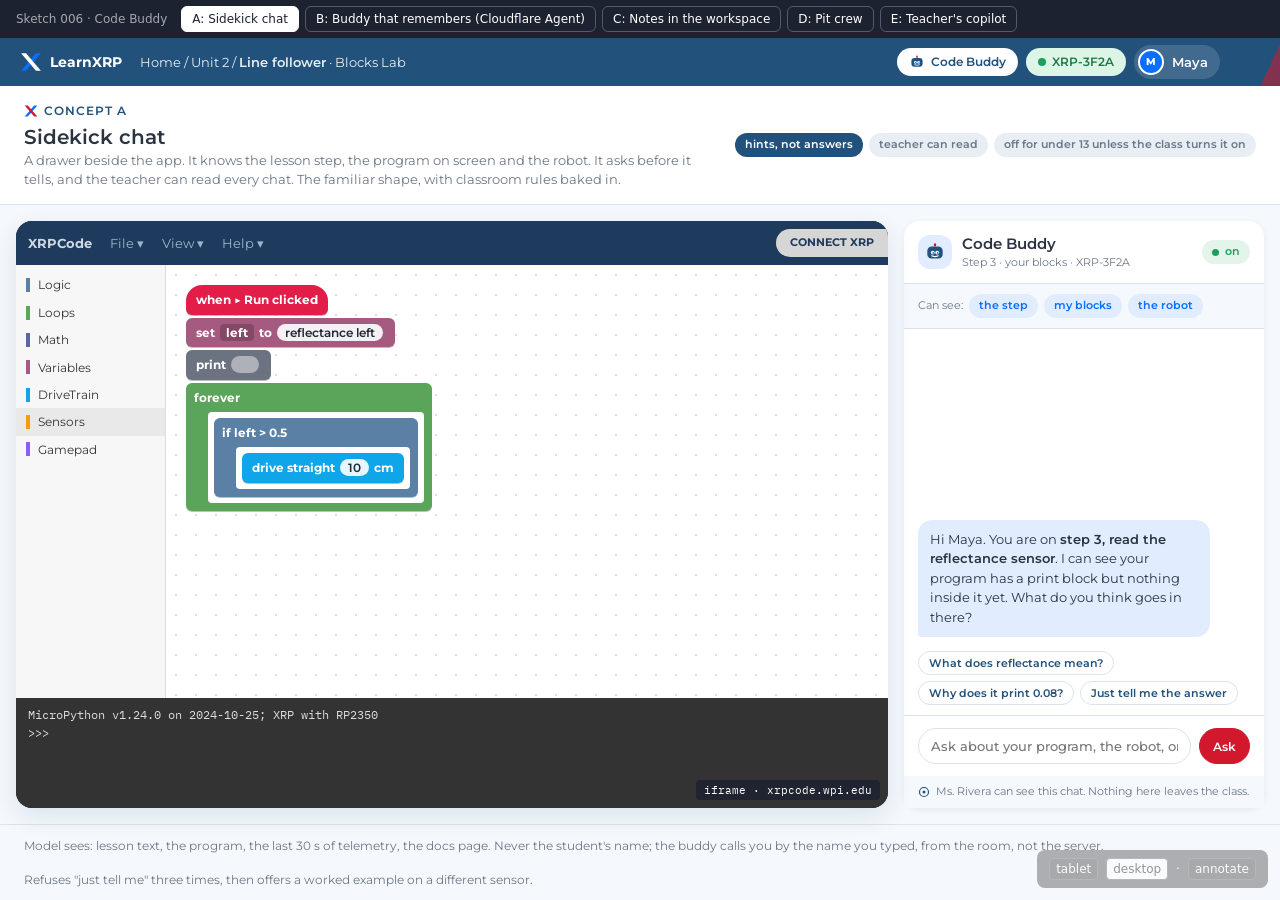
<file: .planning/sketches/006-code-buddy/index.html>
<!doctype html>
<html lang="en">
<head>
<meta charset="utf-8">
<meta name="viewport" content="width=device-width, initial-scale=1">
<title>Sketch 006 · Code Buddy</title>
<link rel="stylesheet" href="https://fonts.googleapis.com/css2?family=Montserrat:wght@300;400;500;600;700&family=IBM+Plex+Mono:wght@400;500&display=swap">
<link rel="stylesheet" href="../themes/default.css">
<style>
*{box-sizing:border-box}
html,body{margin:0;background:#E9EBEE}
#variant-nav{position:fixed;top:0;left:0;right:0;z-index:9998;background:#1C2230;color:#fff;padding:6px 16px;display:flex;flex-wrap:wrap;gap:6px;align-items:center;font-family:system-ui,sans-serif;font-size:12px}
#variant-nav .label{opacity:.6;margin-inline-end:8px}
.variant-tab{background:transparent;color:#fff;border:1px solid rgba(255,255,255,.25);border-radius:6px;padding:5px 10px;cursor:pointer;font:inherit;transition:all .15s ease}
.variant-tab:hover{background:rgba(255,255,255,.1)}
.variant-tab.active{background:#fff;color:#1C2230;border-color:#fff}
#stage{margin:var(--navh,48px) auto 0;max-width:1280px;min-height:calc(100vh - var(--navh,48px));transition:max-width .2s ease;box-shadow:0 0 0 1px rgba(0,0,0,.08)}
.variant{display:none;min-height:calc(100vh - var(--navh,48px));background:var(--color-bg);color:var(--color-text);font-family:var(--font-sans);font-size:var(--text-base);line-height:1.45;flex-direction:column}
.variant.active{display:flex}
#sketch-tools{position:fixed;bottom:12px;right:12px;z-index:9999;font-family:system-ui;font-size:12px;background:rgba(0,0,0,.75);color:#fff;padding:8px 12px;border-radius:8px;opacity:.4;transition:opacity .2s;display:flex;gap:8px;align-items:center}
#sketch-tools:hover{opacity:1}
#sketch-tools button{font:inherit;font-size:12px;background:#333;color:#fff;border:1px solid #555;border-radius:4px;padding:3px 6px;cursor:pointer}
#sketch-tools button.on{background:#fff;color:#000}
#annot{position:fixed;z-index:10000;pointer-events:none;background:#111;color:#fff;font:11px/1.4 ui-monospace,monospace;padding:6px 8px;border-radius:4px;display:none;white-space:pre}
.toast{position:fixed;left:50%;bottom:64px;transform:translateX(-50%) translateY(20px);background:#1C2230;color:#fff;padding:10px 16px;border-radius:8px;font:14px system-ui;opacity:0;transition:all .2s ease;z-index:9997;pointer-events:none}
.toast.show{opacity:1;transform:translateX(-50%) translateY(0)}

h1,h2,h3{font-family:var(--font-display);margin:0;line-height:1.15;font-weight:600}
.muted{color:var(--color-text-muted)}
.mono{font-family:var(--font-mono)}
.eyebrow{font-size:12px;font-weight:600;letter-spacing:.08em;text-transform:uppercase;color:var(--color-secondary);display:inline-flex;align-items:center;gap:6px}
.xmark{width:14px;height:14px}
.btn{font:600 13px var(--font-sans);border:1px solid var(--color-border);background:#fff;color:var(--color-text);border-radius:999px;padding:.5rem 1rem;cursor:pointer;transition:all .15s ease;display:inline-flex;align-items:center;justify-content:center;gap:8px;white-space:nowrap}
.btn:hover{transform:translateY(-1px);box-shadow:var(--shadow-sm)}
.btn:disabled{opacity:.5;cursor:not-allowed;transform:none;box-shadow:none}
.btn-primary{background:var(--color-primary);color:#fff;border-color:var(--color-primary)}
.btn-out{color:var(--color-secondary);border-color:var(--color-secondary-soft)}
.btn-ghost{border-color:transparent;background:transparent;color:var(--color-secondary)}
.btn.sm{padding:.3rem .8rem;font-size:12px}
.pill{display:inline-flex;align-items:center;gap:6px;font-size:11px;font-weight:600;padding:4px 10px;border-radius:999px;background:var(--color-surface-2);color:var(--color-text-muted);white-space:nowrap}
.pill i{width:7px;height:7px;border-radius:50%;background:currentColor;display:inline-block}
.pill.green{background:#E3F5EA;color:var(--color-success)}
.pill.blue{background:var(--color-accent-soft);color:var(--color-accent)}
.pill.red{background:var(--color-primary-soft);color:var(--color-primary)}
.pill.amber{background:#FFF1D6;color:#8A5A00}
.pill.navy{background:var(--color-secondary);color:#fff}
.card{background:#fff;border-radius:var(--radius-md);box-shadow:var(--shadow-sm);padding:16px}
.switch{display:inline-flex;align-items:center;gap:8px;font-size:12px;cursor:pointer;user-select:none}
.switch i{width:32px;height:18px;border-radius:9px;background:var(--color-surface-2);border:1px solid var(--color-border);position:relative;transition:all .15s ease}
.switch i::after{content:"";position:absolute;top:1px;left:1px;width:12px;height:12px;border-radius:50%;background:var(--color-text-muted);transition:all .15s ease}
.switch.on i{background:var(--color-accent-soft)}
.switch.on i::after{left:15px;background:var(--color-accent)}
/* ribbon A, slim */
.rb{height:48px;background:var(--color-secondary);color:#fff;display:flex;align-items:center;gap:8px;padding-inline:20px 60px;position:relative;overflow:hidden;font-size:14px;flex:none}
.rb::before{content:"";position:absolute;right:-70px;top:-30px;width:150px;height:140px;background:linear-gradient(115deg,transparent 45%,var(--color-primary) 45% 58%,transparent 58% 62%,var(--color-accent) 62% 75%,transparent 75%);opacity:.55;pointer-events:none}
.rb > *{position:relative;flex:none}
.rb .brand{display:flex;align-items:center;gap:8px;font-weight:700;margin-inline-end:10px}
.rb .brand svg{width:22px;height:22px}
.rb .crumb{font-size:13px;opacity:.9;flex:1 1 auto;min-width:0;white-space:nowrap;overflow:hidden;text-overflow:ellipsis}
.rb .crumb b{font-weight:600}
.rb .chip{display:inline-flex;align-items:center;gap:6px;font-size:12px;font-weight:600;padding:5px 12px;border-radius:999px;background:#DCF5E6;color:#1E7A45}
.rb .chip i{width:8px;height:8px;border-radius:50%;background:#1E9E5A;display:inline-block}
.rb .me{display:inline-flex;align-items:center;gap:8px;font-size:13px;font-weight:600;background:rgba(255,255,255,.14);border-radius:999px;padding:4px 12px 4px 4px}
.rb .me .av{width:26px;height:26px;border-radius:50%;background:var(--color-accent);border:2px solid #fff;display:grid;place-items:center;font-size:10px;font-weight:800}
.rb .buddy{display:inline-flex;align-items:center;gap:6px;font-size:12px;font-weight:600;padding:5px 12px;border-radius:999px;background:#fff;color:var(--color-secondary);cursor:pointer}
/* buddy avatar: a friendly X-bot */
.bot{width:34px;height:34px;border-radius:12px;background:var(--color-accent-soft);display:grid;place-items:center;flex:none}
.bot svg{width:22px;height:22px}
/* intro strip per variant */
.intro{padding:16px 24px;display:grid;grid-template-columns:1fr auto;gap:16px;align-items:center;background:#fff;border-bottom:1px solid var(--color-border)}
.intro h1{font-size:20px;margin:2px 0 2px}
.intro p{margin:0;font-size:13px;color:var(--color-text-muted);max-width:80ch}
.intro .rules{display:flex;gap:6px;flex-wrap:wrap;justify-content:flex-end}
/* app layout (student variants) */
.mid{flex:1;display:grid;grid-template-columns:320px 1fr;min-height:0;gap:16px;padding:16px}
.mid.right{grid-template-columns:1fr 360px}
.coach{display:flex;flex-direction:column;gap:12px;min-height:0}
.frame{background:#fff;border-radius:var(--radius-md);box-shadow:var(--shadow-md);overflow:hidden;position:relative;display:flex;flex-direction:column;min-height:520px}
.frame-tag{position:absolute;bottom:8px;inset-inline-end:8px;font:11px var(--font-mono);background:rgba(28,34,48,.85);color:#fff;padding:3px 8px;border-radius:4px;pointer-events:none;z-index:3}
/* mock XRPCode */
.xc{flex:1;display:grid;grid-template-rows:44px 1fr 110px;grid-template-columns:150px 1fr;font-family:'Manrope','Montserrat',sans-serif;font-size:13px;color:#ddd;background:#1a1a1b;min-height:0}
.xc .nav{grid-column:1/-1;background:#1e3a5c;display:flex;align-items:center;gap:18px;padding:0 12px;color:#9db4cc;font-size:13px}
.xc .nav .lg{color:#cfd8e3;font-weight:700}
.xc .nav .sp{flex:1}
.xc .nav .cx{background:#d6d6d6;color:#1e3a5c;font-weight:700;font-size:11px;padding:6px 14px;border-radius:14px 0 0 14px;margin-inline-end:-12px}
.xc .tb{background:#f7f7f7;border-inline-end:1px solid #ddd;padding:6px 0;color:#333}
.xc .tb div{padding:5px 10px;font-size:12px;display:flex;gap:8px;align-items:center}
.xc .tb i{width:4px;height:14px;display:inline-block}
.xc .ws{background:#fff;background-image:radial-gradient(#ddd 1px,transparent 1px);background-size:20px 20px;padding:20px;position:relative;color:#1f2937;overflow:auto}
.xc .shell{grid-column:1/-1;background:#333;color:#ddd;font-family:var(--font-mono);font-size:12px;padding:8px 12px;overflow:auto;white-space:pre-wrap}
.blk{border-radius:6px;color:#fff;font-weight:700;font-size:12px;padding:6px 10px;display:inline-block;box-shadow:0 1px 0 rgba(0,0,0,.25);white-space:nowrap;position:relative}
.blk .f{background:rgba(255,255,255,.9);color:#1f2937;border-radius:10px;padding:1px 8px;margin:0 2px;font-weight:600}
.blk .d{background:rgba(0,0,0,.2);border-radius:4px;padding:1px 6px;margin:0 2px}
.c{position:relative;padding:6px 8px 8px 8px;border-radius:6px;color:#fff;font-weight:700;font-size:12px;display:inline-block;box-shadow:0 1px 0 rgba(0,0,0,.25)}
.c .inner{background:#fff;border-radius:4px;margin:6px 0 0 14px;padding:6px;display:flex;flex-direction:column;gap:4px;align-items:flex-start}
.stack{display:flex;flex-direction:column;gap:3px;align-items:flex-start}
.hat{border-radius:16px 16px 6px 6px}
/* buddy chat (A) */
.chat{display:flex;flex-direction:column;min-height:0;flex:1}
.chat .hd{display:flex;align-items:center;gap:10px;padding:12px 14px;border-bottom:1px solid var(--color-border)}
.chat .ctx{display:flex;gap:6px;flex-wrap:wrap;padding:10px 14px;background:var(--color-bg);border-bottom:1px solid var(--color-border)}
.chat .ctx .pill{cursor:pointer}
.chat .ctx .pill.off{opacity:.45;text-decoration:line-through}
.chat .log{flex:1;overflow:auto;padding:14px;display:flex;flex-direction:column;gap:10px;min-height:220px;max-height:380px;justify-content:flex-end}
.msg{flex:none;width:fit-content;max-width:88%;min-width:60%;padding:10px 12px;border-radius:14px;font-size:13px;line-height:1.5}
.msg.me{align-self:flex-end;background:var(--color-secondary);color:#fff;border-bottom-right-radius:4px}
.msg.ai{align-self:flex-start;background:var(--color-accent-soft);border-bottom-left-radius:4px}
.msg.ai b{font-weight:600}
.msg .why{display:block;font-size:11px;color:var(--color-text-muted);margin-top:6px}
.chat .in{display:flex;gap:8px;padding:12px 14px;border-top:1px solid var(--color-border)}
.chat .in input{flex:1;font:500 13px var(--font-sans);padding:9px 12px;border:1px solid var(--color-border);border-radius:999px}
.chat .quick{display:flex;gap:6px;flex-wrap:wrap;padding:0 14px 10px}
.chat .quick button{font:600 11px var(--font-sans);border:1px solid var(--color-border);background:#fff;border-radius:999px;padding:4px 10px;cursor:pointer;color:var(--color-secondary)}
.seen{font-size:11px;color:var(--color-text-muted);padding:8px 14px;background:var(--color-bg);display:flex;align-items:center;gap:6px}
/* B: cloudflare agent */
.agentcard{display:flex;flex-direction:column;gap:10px}
.timeline{display:flex;flex-direction:column;gap:8px;max-height:380px;overflow:auto}
.ev{display:grid;grid-template-columns:22px 1fr;gap:10px;font-size:13px;padding:8px 10px;border-radius:10px;background:var(--color-bg)}
.ev i{width:18px;height:18px;border-radius:50%;display:grid;place-items:center;font-size:10px;font-weight:800;color:#fff;background:var(--color-secondary)}
.ev.now{background:var(--color-accent-soft)}
.ev.alarm i{background:var(--amber,#E5A000)}
.ev.robot i{background:var(--color-primary)}
.ev .t{font-size:11px;color:var(--color-text-muted)}
.arch{background:#0b1220;color:#cbd5e1;border-radius:var(--radius-md);padding:14px 16px;font-size:12px}
.arch .eyebrow{color:#7cc8fb}
.arch svg{width:100%;height:auto;display:block;margin-top:8px}
/* C: inline annotations */
.note{position:absolute;background:#fff;border:1px solid var(--color-accent);border-radius:12px;padding:8px 10px;font-size:12px;box-shadow:var(--shadow-md);max-width:250px;color:var(--color-text);z-index:4}
.note b{font-weight:600;display:block;margin-bottom:2px}
.note .why{display:none;color:var(--color-text-muted);margin-top:6px}
.note.open .why{display:block}
.note .tail{position:absolute;left:-7px;top:12px;width:12px;height:12px;background:#fff;border-left:1px solid var(--color-accent);border-bottom:1px solid var(--color-accent);transform:rotate(45deg)}
.dotmark{position:absolute;width:18px;height:18px;border-radius:50%;background:var(--color-accent);color:#fff;font-size:11px;font-weight:800;display:grid;place-items:center;cursor:pointer;box-shadow:0 0 0 3px #fff;z-index:3}
.predict{position:absolute;inset:0;background:rgba(245,248,252,.94);display:none;align-items:center;justify-content:center;z-index:5;padding:24px}
.predict.open{display:flex}
.predict .card{max-width:520px}
.predict .opts{display:grid;gap:8px;margin:12px 0}
.predict .opts button{font:500 13px var(--font-sans);text-align:start;padding:10px 12px;border:1px solid var(--color-border);border-radius:12px;background:#fff;cursor:pointer}
.predict .opts button:hover{border-color:var(--color-accent)}
/* D: diagnostician */
.robotmap{position:relative;width:100%;max-width:520px;margin:0 auto}
.robotmap svg{width:100%;height:auto;display:block}
.diag{display:grid;grid-template-columns:repeat(auto-fill,minmax(220px,1fr));gap:10px}
.dg{background:#fff;border-radius:12px;padding:12px 14px;box-shadow:var(--shadow-sm);border-inline-start:4px solid var(--color-success);font-size:13px}
.dg.warn{border-color:var(--amber,#E5A000)}.dg.bad{border-color:var(--color-primary)}
.dg b{font-weight:600;display:block}
.dg .fix{font-size:12px;color:var(--color-text-muted);margin-top:4px}
/* E: teacher copilot */
.tgrid{display:grid;grid-template-columns:1.2fr 1fr;gap:16px;padding:16px;flex:1}
.groups{display:grid;grid-template-columns:repeat(3,1fr);gap:10px}
.grp{background:var(--color-bg);border-radius:12px;padding:12px;font-size:13px}
.grp .t{font-size:11px;text-transform:uppercase;letter-spacing:.06em;font-weight:600;color:var(--color-text-muted);margin-bottom:6px;display:flex;justify-content:space-between}
.grp .t b{color:var(--color-text)}
.grp.hand{background:#FFF6E0}
.grp .names{line-height:1.7}
.say{background:var(--color-accent-soft);border-radius:12px;padding:12px 14px;font-size:13px;margin-top:10px}
.say b{font-weight:600}
.draft{white-space:pre-wrap;font-size:13px;background:var(--color-bg);border-radius:12px;padding:12px;min-height:90px}
.sugg{display:flex;flex-direction:column;gap:8px}
.sg{display:flex;gap:10px;align-items:flex-start;background:#fff;border-radius:12px;padding:10px 12px;box-shadow:var(--shadow-sm);font-size:13px}
.sg .bot{width:28px;height:28px;border-radius:8px}
.sg .bot svg{width:18px;height:18px}
.foot{padding:12px 24px;font-size:12px;color:var(--color-text-muted);border-top:1px solid var(--color-border);display:flex;gap:16px;flex-wrap:wrap;justify-content:space-between}
@media (max-width:900px){.mid,.mid.right,.tgrid{grid-template-columns:1fr}.groups{grid-template-columns:1fr}.intro{grid-template-columns:1fr}}
</style>
</head>
<body>

<div id="variant-nav">
  <span class="label">Sketch 006 · Code Buddy</span>
  <button class="variant-tab active" onclick="showVariant('a',event)">A: Sidekick chat</button>
  <button class="variant-tab" onclick="showVariant('b',event)">B: Buddy that remembers (Cloudflare Agent)</button>
  <button class="variant-tab" onclick="showVariant('c',event)">C: Notes in the workspace</button>
  <button class="variant-tab" onclick="showVariant('d',event)">D: Pit crew</button>
  <button class="variant-tab" onclick="showVariant('e',event)">E: Teacher's copilot</button>
</div>

<div id="stage">

<!-- ================= A: SIDEKICK CHAT ================= -->
<div id="variant-a" class="variant theme-experiential-play active">
  RIBBON
  <div class="intro"><div><span class="eyebrow">BOTICON Concept A</span><h1>Sidekick chat</h1><p>A drawer beside the app. It knows the lesson step, the program on screen and the robot. It asks before it tells, and the teacher can read every chat. The familiar shape, with classroom rules baked in.</p></div><div class="rules"><span class="pill navy">hints, not answers</span><span class="pill">teacher can read</span><span class="pill">off for under 13 unless the class turns it on</span></div></div>
  <div class="mid right">
    <div class="frame">XCODE<span class="frame-tag">iframe · xrpcode.wpi.edu</span></div>
    <div class="card chat" style="padding:0">
      <div class="hd"><span class="bot">BOTSVG</span><div><div style="font-weight:600">Code Buddy</div><div class="muted" style="font-size:11px">Step 3 · your blocks · XRP-3F2A</div></div><span style="margin-inline-start:auto" class="pill green"><i></i>on</span></div>
      <div class="ctx"><span class="muted" style="font-size:11px;align-self:center">Can see:</span><span class="pill blue" onclick="this.classList.toggle('off')">the step</span><span class="pill blue" onclick="this.classList.toggle('off')">my blocks</span><span class="pill blue" onclick="this.classList.toggle('off')">the robot</span></div>
      <div class="log" id="log-a">
        <div class="msg ai">Hi Maya. You are on <b>step 3, read the reflectance sensor</b>. I can see your program has a print block but nothing inside it yet. What do you think goes in there?</div>
      </div>
      <div class="quick"><button onclick="askA('What does reflectance mean?')">What does reflectance mean?</button><button onclick="askA('Why does it print 0.08?')">Why does it print 0.08?</button><button onclick="askA('Just tell me the answer')">Just tell me the answer</button></div>
      <div class="in"><input id="in-a" placeholder="Ask about your program, the robot, or the step" onkeydown="if(event.key==='Enter')askA(this.value)"><button class="btn btn-primary sm" onclick="askA(document.getElementById('in-a').value)">Ask</button></div>
      <div class="seen"><svg width="12" height="12" viewBox="0 0 16 16"><circle cx="8" cy="8" r="6" fill="none" stroke="#22527B" stroke-width="1.6"/><circle cx="8" cy="8" r="2" fill="#22527B"/></svg>Ms. Rivera can see this chat. Nothing here leaves the class.</div>
    </div>
  </div>
  <div class="foot"><span>Model sees: lesson text, the program, the last 30 s of telemetry, the docs page. Never the student's name; the buddy calls you by the name you typed, from the room, not the server.</span><span>Refuses "just tell me" three times, then offers a worked example on a different sensor.</span></div>
</div>

<!-- ================= B: CLOUDFLARE AGENT ================= -->
<div id="variant-b" class="variant theme-experiential-play">
  RIBBON
  <div class="intro"><div><span class="eyebrow">BOTICON Concept B · built on Cloudflare Agents</span><h1>A buddy that remembers</h1><p>One small, persistent agent per student tag, living at the edge. It keeps its own memory, wakes up when the robot throws an error, can be scheduled ("before class tomorrow"), and follows the student from Chromebook to Chromebook. Not a chat window: a companion with a timeline.</p></div><div class="rules"><span class="pill navy">per-tag agent, no names</span><span class="pill">wakes on robot events</span><span class="pill">teacher agent watches the class</span></div></div>
  <div class="mid right">
    <div style="display:flex;flex-direction:column;gap:12px;min-height:0">
      <div class="frame" style="min-height:360px">XCODE<span class="frame-tag">iframe · xrpcode.wpi.edu</span></div>
      <div class="arch"><span class="eyebrow">Under the hood · Cloudflare Agents SDK</span>
        <svg viewBox="0 0 760 170" role="img" aria-label="Student browser and robot connect over a WebSocket to a per-tag Agent running as a Durable Object at the edge, which holds state, schedules alarms, calls tools and the model, and reports to a per-class teacher agent."><defs><marker id="ar6" viewBox="0 0 10 10" refX="9" refY="5" markerWidth="7" markerHeight="7" orient="auto-start-reverse"><path d="M0 0L10 5L0 10z" fill="#7cc8fb"/></marker></defs>
          <g font-family="Montserrat,sans-serif" font-size="11" fill="#cbd5e1">
          <rect x="10" y="30" width="150" height="56" rx="8" fill="#111827" stroke="#334155"/><text x="85" y="52" text-anchor="middle" font-weight="700">Student browser</text><text x="85" y="70" text-anchor="middle" fill="#94a3b8">XRPCode + shell · tag Otter-42</text>
          <rect x="10" y="110" width="150" height="44" rx="8" fill="#111827" stroke="#334155"/><text x="85" y="130" text-anchor="middle" font-weight="700">Robot XRP-3F2A</text><text x="85" y="146" text-anchor="middle" fill="#94a3b8">telemetry · errors</text>
          <rect x="270" y="20" width="220" height="134" rx="10" fill="#0f2a3f" stroke="#7cc8fb"/><text x="380" y="42" text-anchor="middle" font-weight="700" fill="#fff">Agent · Otter-42</text><text x="380" y="58" text-anchor="middle" fill="#7cc8fb">Durable Object, one per tag</text>
          <text x="284" y="82" fill="#cbd5e1">• state: what I tried, what stuck</text><text x="284" y="98" fill="#cbd5e1">• schedule(): "nudge before class"</text><text x="284" y="114" fill="#cbd5e1">• tools: read program, telemetry, docs</text><text x="284" y="130" fill="#cbd5e1">• model: hints only, on-tag context</text><text x="284" y="146" fill="#94a3b8">• sleeps free when idle, wakes on events</text>
          <rect x="590" y="30" width="160" height="56" rx="8" fill="#111827" stroke="#334155"/><text x="670" y="52" text-anchor="middle" font-weight="700">Teacher agent · Period 3</text><text x="670" y="70" text-anchor="middle" fill="#94a3b8">rollups by tag, never names</text>
          <rect x="590" y="110" width="160" height="44" rx="8" fill="#111827" stroke="#334155"/><text x="670" y="130" text-anchor="middle" font-weight="700">Model (Workers AI)</text><text x="670" y="146" text-anchor="middle" fill="#94a3b8">or any provider</text>
          <g stroke="#7cc8fb" stroke-width="1.3"><line x1="160" y1="58" x2="270" y2="58" marker-end="url(#ar6)" marker-start="url(#ar6)"/><line x1="160" y1="132" x2="270" y2="110" marker-end="url(#ar6)"/><line x1="490" y1="58" x2="590" y2="58" marker-end="url(#ar6)"/><line x1="490" y1="132" x2="590" y2="132" marker-end="url(#ar6)" marker-start="url(#ar6)"/></g>
          <text x="215" y="50" text-anchor="middle" fill="#7cc8fb" font-size="10">WebSocket</text><text x="215" y="112" text-anchor="middle" fill="#7cc8fb" font-size="10">via browser</text><text x="540" y="50" text-anchor="middle" fill="#7cc8fb" font-size="10">events</text><text x="540" y="124" text-anchor="middle" fill="#7cc8fb" font-size="10">tool calls</text>
          </g></svg></div>
    </div>
    <div class="card agentcard" style="min-height:0">
      <div style="display:flex;align-items:center;gap:10px"><span class="bot">BOTSVG</span><div><div style="font-weight:600">Buddy · Otter-42</div><div class="muted" style="font-size:11px">Awake · remembers 4 sessions · Chromebook 04 today, 11 yesterday</div></div><span class="pill green" style="margin-inline-start:auto"><i></i>live</span></div>
      <div class="timeline" id="tl-b">
        <div class="ev alarm"><i>⏰</i><div><b style="font-weight:600">Scheduled · this morning</b><div>Before class: "Yesterday you got the sensor to print. Today: make the robot decide. Want the two numbers you found?"</div><div class="t">schedule() fired at 07:45, delivered when you joined</div></div></div>
        <div class="ev"><i>M</i><div><b style="font-weight:600">Remembered · yesterday</b><div>Floor read 0.08, tape read 0.84. You said "the tape is the big one".</div><div class="t">state.notes · Chromebook 11</div></div></div>
        <div class="ev now"><i>B</i><div><b style="font-weight:600">Now · step 4</b><div>Your if block compares to 0.5. That is between your numbers, nice. Try it on the tape and tell me what the robot does.</div><div class="t">context: program diff since yesterday</div></div></div>
      </div>
      <div style="display:flex;gap:6px;flex-wrap:wrap;margin-top:auto"><button class="btn btn-out sm" onclick="robotEventB()">Demo: robot throws an error</button><button class="btn btn-out sm" onclick="scheduleB()">Demo: schedule a nudge</button><button class="btn btn-out sm" onclick="switchDeviceB()">Demo: switch Chromebook</button></div>
      <div class="muted" style="font-size:11px">The agent holds state for the tag, not the person. Ending the class does not delete it; the teacher can. Names never reach the agent.</div>
    </div>
  </div>
  <div class="foot"><span>Why Cloudflare here: an Agent is a Durable Object with WebSockets, SQL state, scheduling and tool calls built in, priced by use and idle-free. One per student tag scales to a district without a fleet.</span><span>Open question: Workers AI models vs an external provider for hint quality.</span></div>
</div>

<!-- ================= C: NOTES IN THE WORKSPACE ================= -->
<div id="variant-c" class="variant theme-experiential-play">
  RIBBON
  <div class="intro"><div><span class="eyebrow">BOTICON Concept C</span><h1>Notes in the workspace</h1><p>No chat at all. The buddy leaves small numbered notes on the blocks, like a code review from a kind older student. Before RUN it asks you to predict what will happen. Tap a note for the why. Silence is a feature.</p></div><div class="rules"><span class="pill navy">no conversation to manage</span><span class="pill">predict before run</span><span class="pill">teacher sets note level: none · few · many</span></div></div>
  <div class="mid">
    <aside class="coach">
      <div class="card" style="display:flex;gap:10px;align-items:center"><span class="bot">BOTSVG</span><div><div style="font-weight:600">3 notes on your program</div><div class="muted" style="font-size:11px">Tap the blue dots. Notes never change your blocks.</div></div></div>
      <div class="card" style="font-size:13px"><span class="eyebrow">Step 3 of 7</span><h3 style="font-size:16px;margin:4px 0 6px">Read the reflectance sensor</h3><p class="muted">Put <b>reflectance left</b> inside a print block. RUN and watch the shell.</p></div>
      <div class="card" style="font-size:13px"><span class="eyebrow">Note level</span><div style="display:flex;gap:6px;margin-top:8px"><button class="btn sm" onclick="levelC(0,this)">none</button><button class="btn sm btn-primary" onclick="levelC(1,this)">few</button><button class="btn sm" onclick="levelC(2,this)">many</button></div><div class="muted" style="font-size:11px;margin-top:8px">Set by Ms. Rivera for the class. "Few" only flags things that will stop the step from working.</div></div>
      <button class="btn btn-primary" onclick="document.getElementById('pred-c').classList.add('open')">▶ RUN (predict first)</button>
    </aside>
    <div class="frame" id="frame-c">
      XCODE
      <span class="dotmark" style="left:300px;top:118px" onclick="noteC(1)">1</span>
      <span class="dotmark" style="left:322px;top:152px" onclick="noteC(2)">2</span>
      <span class="dotmark lvl2" style="left:420px;top:262px" onclick="noteC(3)">3</span>
      <div class="note" id="note-c1" style="left:322px;top:100px;display:none" onclick="this.classList.toggle('open')"><span class="tail"></span><b>This print block is empty</b>It will print nothing. Drag <i>reflectance left</i> into its slot.<span class="why">Print shows whatever is inside it. Empty inside means empty line in the shell.</span></div>
      <div class="note" id="note-c2" style="left:344px;top:134px;display:none" onclick="this.classList.toggle('open')"><span class="tail"></span><b>Sensor is read once</b>This reads the sensor one time, before the loop. Inside the loop it would read every pass.<span class="why">Sensors change as the robot moves. A value read once is already old by the second pass.</span></div>
      <div class="note lvl2" id="note-c3" style="left:442px;top:244px;display:none" onclick="this.classList.toggle('open')"><span class="tail"></span><b>Nice threshold</b>0.5 sits between your floor and tape numbers. You could also try 0.4 to see what changes.<span class="why">Halfway is a fine start. Real tape edges are fuzzy, so a little lower catches the edge sooner.</span></div>
      <div class="predict" id="pred-c"><div class="card"><span class="eyebrow">Before you run</span><h3 style="font-size:18px;margin:6px 0 4px">What will the shell show?</h3><p class="muted" style="font-size:13px">Robot is on the floor, not the tape.</p><div class="opts"><button onclick="predC(this,false)">A number near 1, because the floor is bright</button><button onclick="predC(this,true)">A number near 0, because the floor reflects a lot</button><button onclick="predC(this,false)">Nothing, the program has no print</button></div><div id="pred-out-c" class="muted" style="font-size:13px"></div><div style="display:flex;gap:8px;margin-top:8px"><button class="btn btn-primary sm" onclick="document.getElementById('pred-c').classList.remove('open');toast('RUN sent to XRPCode')">Run it</button><button class="btn btn-ghost sm" onclick="document.getElementById('pred-c').classList.remove('open')">Skip</button></div></div></div>
      <span class="frame-tag">iframe · xrpcode.wpi.edu · notes drawn by the shell over the frame</span>
    </div>
  </div>
  <div class="foot"><span>Needs the bridge: the shell must know block positions to place dots. Until then, notes attach to the step, not the block.</span><span>Predict-before-run is the cheapest learning gain in the set. It works with no model at all.</span></div>
</div>

<!-- ================= D: PIT CREW ================= -->
<div id="variant-d" class="variant theme-experiential-play">
  RIBBON
  <div class="intro"><div><span class="eyebrow">BOTICON Concept D</span><h1>Pit crew</h1><p>A buddy for the hardware, not the code. It reads telemetry and logs, runs a checkup, and points at the part: "left motor never moved, check port 2". Talks like a race crew, fixes the half of classroom problems that are cables and batteries. From the working group's log-analyzer idea.</p></div><div class="rules"><span class="pill navy">telemetry and logs only</span><span class="pill">no student text needed</span><span class="pill">works for teachers too</span></div></div>
  <div class="mid">
    <aside class="coach">
      <div class="card" style="display:flex;gap:10px;align-items:center"><span class="bot">BOTSVG</span><div><div style="font-weight:600">Pit crew · XRP-3F2A</div><div class="muted" style="font-size:11px">Battery 7.9 V · firmware 2.1.0 · 30 s of telemetry</div></div></div>
      <button class="btn btn-primary" id="chk-d" onclick="checkupD()">Run a checkup</button>
      <div class="card" style="font-size:13px"><span class="eyebrow">What it looks at</span><ul style="margin:6px 0 0;padding-inline-start:18px;color:var(--color-text-muted)"><li>Did each motor move when asked?</li><li>Do the encoders count when wheels turn?</li><li>Do sensors change when the robot moves?</li><li>Battery, brownouts, resets</li><li>The last 50 shell lines</li></ul></div>
      <div class="card" style="font-size:12px;color:var(--color-text-muted)">Says what it sees, then one thing to try. If that does not fix it, it asks the teacher to come over, with the checkup attached.</div>
    </aside>
    <div class="frame" style="padding:20px;background:var(--color-bg);box-shadow:none">
      <div class="robotmap" id="map-d">
        <svg viewBox="0 0 520 300" role="img" aria-label="Top view of the XRP robot with parts that light up when the checkup finds something">
          <rect x="120" y="60" width="280" height="180" rx="18" fill="#4b5563"/>
          <rect x="200" y="100" width="120" height="80" rx="6" fill="#D1182C"/><text x="260" y="145" text-anchor="middle" font-size="12" fill="#fff" font-weight="700" font-family="Montserrat">XRP board</text>
          <rect x="80" y="90" width="44" height="90" rx="10" fill="#222" id="wl"/><text x="102" y="200" text-anchor="middle" font-size="10" fill="#6C7787" font-family="Montserrat">left motor</text>
          <rect x="396" y="90" width="44" height="90" rx="10" fill="#222" id="wr"/><text x="418" y="200" text-anchor="middle" font-size="10" fill="#6C7787" font-family="Montserrat">right motor</text>
          <rect x="230" y="40" width="60" height="18" rx="4" fill="#0A6EFF" id="rf"/><text x="260" y="30" text-anchor="middle" font-size="10" fill="#6C7787" font-family="Montserrat">reflectance</text>
          <rect x="235" y="242" width="50" height="16" rx="4" fill="#1E9E5A" id="us"/><text x="260" y="276" text-anchor="middle" font-size="10" fill="#6C7787" font-family="Montserrat">rangefinder</text>
          <rect x="140" y="200" width="60" height="26" rx="6" fill="#E5A000" id="bat"/><text x="170" y="217" text-anchor="middle" font-size="9" fill="#fff" font-weight="700" font-family="Montserrat">7.9 V</text>
          <circle id="ring-l" cx="102" cy="135" r="34" fill="none" stroke="#D1182C" stroke-width="4" opacity="0"/>
        </svg>
      </div>
      <div class="diag" id="diag-d"><div class="muted" style="grid-column:1/-1;font-size:13px;text-align:center;padding:24px">Press "Run a checkup". The robot will wiggle each wheel and read each sensor for three seconds.</div></div>
    </div>
  </div>
  <div class="foot"><span>Model input is structured: a JSON checkup, not free text. Cheap, fast, and the same for every student, so it is easy to test.</span><span>Also the first thing a teacher opens when a robot "does nothing".</span></div>
</div>

<!-- ================= E: TEACHER'S COPILOT ================= -->
<div id="variant-e" class="variant theme-experiential-play">
  RIBBON_T
  <div class="intro"><div><span class="eyebrow">BOTICON Concept E</span><h1>Teacher's copilot</h1><p>Students never talk to an AI. The buddy sits with the teacher: it reads the room, groups students by what they are stuck on, drafts the next thing to say, and turns today's errors into tomorrow's warm-up. The safest concept for under-13 classes and the one that helps a first-year robotics teacher most.</p></div><div class="rules"><span class="pill navy">no student-facing AI</span><span class="pill">runs on tags</span><span class="pill">drafts, never sends</span></div></div>
  <div class="tgrid">
    <div style="display:flex;flex-direction:column;gap:12px">
      <div class="card"><div style="display:flex;align-items:center;gap:10px;margin-bottom:10px"><span class="bot">BOTSVG</span><div><div style="font-weight:600">Reading the room · Period 3 · step 3</div><div class="muted" style="font-size:11px">From progress events and shell errors, by tag. Names are yours, added on your device.</div></div><button class="btn btn-out sm" style="margin-inline-start:auto" onclick="groupE()">Group the class</button></div>
        <div class="groups" id="groups-e"><div class="grp"><div class="t">Ahead <b>2</b></div><div class="names">Yak-30<br>Newt-88</div></div><div class="grp"><div class="t">On track <b>7</b></div><div class="names">Otter-42, Fox-17, Moth-56,<br>Wren-64, Lynx-21, Kiwi-12, Ibis-75</div></div><div class="grp hand"><div class="t">Stuck <b>3</b></div><div class="names">Heron-03, Puma-09, Orca-48</div></div></div>
        <div class="say" id="say-e"><b>Press "Group the class"</b> and the copilot will say what the stuck three have in common.</div>
      </div>
      <div class="card"><div style="display:flex;align-items:center;justify-content:space-between;gap:8px;margin-bottom:8px"><span class="eyebrow">Draft for you</span><div style="display:flex;gap:6px"><button class="btn btn-out sm" onclick="draftE('say')">What to say next</button><button class="btn btn-out sm" onclick="draftE('warm')">Tomorrow's warm-up</button><button class="btn btn-out sm" onclick="draftE('pairs')">Pair students</button></div></div><div class="draft" id="draft-e">Nothing drafted yet. Drafts stay here until you copy them; the copilot never messages students.</div></div>
    </div>
    <div style="display:flex;flex-direction:column;gap:12px">
      <div class="card"><span class="eyebrow">Live suggestions</span><div class="sugg" style="margin-top:8px" id="sugg-e">
        <div class="sg"><span class="bot">BOTSVG</span><div><b style="font-weight:600">Three shells show "left = 0.00"</b><div class="muted">Sensor cable on port 1 instead of 2 is the usual cause. Robots XRP-7B01 and XRP-A011.</div></div></div>
        <div class="sg"><span class="bot">BOTSVG</span><div><b style="font-weight:600">Yak-30 finished step 6</b><div class="muted">A "help a neighbor" nudge works well here. Puma-09 is two seats away.</div></div></div>
        <div class="sg"><span class="bot">BOTSVG</span><div><b style="font-weight:600">Battery on XRP-7B01 is at 12%</b><div class="muted">It will brown out during turns. Swap before step 5.</div></div></div>
      </div></div>
      <div class="card" style="font-size:13px"><span class="eyebrow">Class settings</span><div style="display:flex;flex-direction:column;gap:8px;margin-top:8px"><label class="switch on" onclick="this.classList.toggle('on')"><i></i>Copilot reads progress and shell errors</label><label class="switch" onclick="this.classList.toggle('on');toast('Student-facing buddy is a separate switch, per class')"><i></i>Students get a buddy too (concepts A to D)</label><label class="switch on" onclick="this.classList.toggle('on')"><i></i>Keep drafts on this device only</label></div></div>
    </div>
  </div>
  <div class="foot"><span>Inputs are the same events the room already has. Nothing new is collected to make this work.</span><span>The best first ship if the consortium wants AI without a student-facing surface to review.</span></div>
</div>

</div><!-- /stage -->

<div id="sketch-tools"><button onclick="vp(768,this)">tablet</button><button class="on" onclick="vp(1280,this)">desktop</button><span>·</span><button id="annot-btn" onclick="toggleAnnot(this)">annotate</button></div>
<div id="annot"></div>
<div class="toast" id="toast"></div>

<script>
function fitNav(){const h=document.getElementById("variant-nav").offsetHeight;document.documentElement.style.setProperty("--navh",h+"px")}window.addEventListener("resize",fitNav);window.addEventListener("load",fitNav);fitNav();
function showVariant(id,ev){document.querySelectorAll('.variant').forEach(v=>v.classList.remove('active'));document.querySelectorAll('.variant-tab').forEach(t=>t.classList.remove('active'));document.getElementById('variant-'+id).classList.add('active');ev.target.classList.add('active')}
function vp(w,btn){document.getElementById('stage').style.maxWidth=w+'px';document.querySelectorAll('#sketch-tools button').forEach(b=>{if(b.id!=='annot-btn')b.classList.remove('on')});btn.classList.add('on')}
let annotOn=false;const annot=document.getElementById('annot');
function toggleAnnot(b){annotOn=!annotOn;b.classList.toggle('on',annotOn);annot.style.display='none'}
document.addEventListener('mousemove',e=>{if(!annotOn)return;const el=e.target.closest('#stage *');if(!el){annot.style.display='none';return}const cs=getComputedStyle(el);annot.textContent=el.tagName.toLowerCase()+(typeof el.className==='string'&&el.className?'.'+el.className.split(' ')[0]:'')+'\nfont '+cs.fontSize+' '+cs.fontWeight+'\ncolor '+cs.color+'\nbg '+cs.backgroundColor;annot.style.display='block';annot.style.left=(e.clientX+14)+'px';annot.style.top=(e.clientY+14)+'px'})
function toast(m){const t=document.getElementById('toast');t.textContent=m;t.classList.add('show');clearTimeout(t._h);t._h=setTimeout(()=>t.classList.remove('show'),2400)}

/* shared pieces */
const XM=`<svg class="xmark" viewBox="0 0 40 40"><path d="M38 4h-9L2 36h9z" fill="#0A6EFF"/><path d="M2 4h9l27 32h-9z" fill="#D1182C"/></svg>`;
const BOT=`<svg viewBox="0 0 40 40" aria-hidden="true"><rect x="6" y="10" width="28" height="22" rx="8" fill="#22527B"/><circle cx="16" cy="21" r="3.5" fill="#fff"/><circle cx="24" cy="21" r="3.5" fill="#fff"/><circle cx="16.8" cy="21.6" r="1.6" fill="#0A6EFF"/><circle cx="24.8" cy="21.6" r="1.6" fill="#0A6EFF"/><rect x="18" y="4" width="4" height="6" rx="2" fill="#D1182C"/><path d="M14 27q6 3 12 0" stroke="#fff" stroke-width="2" fill="none" stroke-linecap="round"/></svg>`;
const RIB=(crumb,me)=>`<div class="rb"><span class="brand"><svg viewBox="0 0 40 40"><path d="M38 4h-9L2 36h9z" fill="#0A6EFF"/><path d="M2 4h9l27 32h-9z" fill="#fff"/></svg>LearnXRP</span><span class="crumb">${crumb}</span><span class="buddy"><span style="width:16px;height:16px;display:inline-block">${BOT}</span>Code Buddy</span><span class="chip"><i></i>XRP-3F2A</span><span class="me"><span class="av">${me[0]}</span>${me[1]}</span></div>`;
const XCODE=`<div class="xc"><div class="nav"><span class="lg">XRPCode</span><span>File ▾</span><span>View ▾</span><span>Help ▾</span><span class="sp"></span><span class="cx">CONNECT XRP</span></div><div class="tb"><div><i style="background:#5b80a5"></i>Logic</div><div><i style="background:#5ba55b"></i>Loops</div><div><i style="background:#5b67a5"></i>Math</div><div><i style="background:#a55b80"></i>Variables</div><div><i style="background:#0ea5e9"></i>DriveTrain</div><div style="background:#e9e9e9"><i style="background:#f59e0b"></i>Sensors</div><div><i style="background:#8b5cf6"></i>Gamepad</div></div><div class="ws"><div class="stack"><span class="blk hat" style="background:#e11d48">when ▶ Run clicked</span><span class="blk" style="background:#a55b80">set <span class="d">left</span> to <span class="f">reflectance left</span></span><span class="blk" style="background:#6b7280">print <span class="f" style="opacity:.5">&nbsp;&nbsp;&nbsp;&nbsp;</span></span><div class="c" style="background:#5ba55b">forever<div class="inner"><div class="c" style="background:#5b80a5">if <span class="f">left</span> &gt; <span class="f">0.5</span><div class="inner"><span class="blk" style="background:#0ea5e9">drive straight <span class="f">10</span> cm</span></div></div></div></div></div></div><div class="shell">MicroPython v1.24.0 on 2024-10-25; XRP with RP2350\n&gt;&gt;&gt; </div></div>`;
document.body.innerHTML=document.body.innerHTML
 .replace(/RIBBON_T/g,RIB('Period 3 Robotics · <b>room open</b>',['MR','Ms. Rivera']))
 .replace(/RIBBON/g,RIB('Home / Unit 2 / <b>Line follower</b> · Blocks Lab',['M','Maya']))
 .replace(/XCODE/g,XCODE).replace(/BOTSVG/g,BOT).replace(/BOTICON/g,XM);

/* A: sidekick chat */
const REPLIES=[[/answer/i,"I won't hand you the answer, but here is a smaller question: the shell printed <b>0.08</b> on the floor. Is that closer to 0 or to 1? Whatever it is, the tape will be the other one.","Rule: hints, not answers. Third time I offer a worked example on the rangefinder instead."],[/reflect/i,"Reflectance is how much light bounces back. White floor bounces a lot, black tape almost none. The sensor gives a number from 0 to 1. Which end do you think is black?","Pulled from the Reflectance docs page, which is open in your context."],[/0\.08|print/i,"0.08 is what the floor looks like to the sensor: bright, so a small number. Try holding the robot over the tape and run again. What number do you expect?","I can see the last telemetry frame: reflectance_left = 0.08."],[/.*/,"Good question. Look at your program: the print block is empty right now. What block from Sensors would give it something to say?","I can see your program has no block inside print."]];
function askA(q){q=(q||'').trim();if(!q)return;const log=document.getElementById('log-a');log.insertAdjacentHTML('beforeend',`<div class="msg me">${q}</div>`);document.getElementById('in-a').value='';const r=REPLIES.find(x=>x[0].test(q));setTimeout(()=>{log.insertAdjacentHTML('beforeend',`<div class="msg ai">${r[1]}<span class="why">${r[2]}</span></div>`);log.scrollTop=1e4},600);log.scrollTop=1e4}

/* B: cloudflare agent timeline */
function evB(cls,ic,title,body,t){const tl=document.getElementById('tl-b');tl.querySelectorAll('.ev.now').forEach(e=>e.classList.remove('now'));tl.insertAdjacentHTML('beforeend',`<div class="ev now ${cls}"><i>${ic}</i><div><b style="font-weight:600">${title}</b><div>${body}</div><div class="t">${t}</div></div></div>`);tl.scrollTop=1e4}
function robotEventB(){evB('robot','!','Robot · just now','XRP-3F2A reported <b>watchdog stop</b> mid-turn. Battery 7.9 V, fine. The turn block asked for 400°. Did you mean 40?','agent woke on onRobotEvent(); no student message needed');toast('WebSocket event → agent woke → hint pushed')}
function scheduleB(){evB('alarm','⏰','Scheduled · tomorrow 07:45','"You left off on step 4 with the if block working. Tomorrow: put it in a loop." Will be delivered when you join, on any Chromebook.','this.schedule(tomorrow, "nudge") · Durable Object alarm');toast('agent.schedule() set')}
function switchDeviceB(){evB('','M','Device · Chromebook 09','Welcome back, Otter-42. I have your notes from Chromebook 04. Nothing to re-do.','state travels with the tag, not the machine');toast('Same agent, new device')}

/* C: notes */
let lvl=1;function levelC(n,b){lvl=n;b.parentElement.querySelectorAll('.btn').forEach(x=>x.classList.remove('btn-primary'));b.classList.add('btn-primary');document.querySelectorAll('#frame-c .dotmark').forEach((d,i)=>{d.style.display=(n===0||(n===1&&d.classList.contains('lvl2')))?'none':''});document.querySelectorAll('#frame-c .note').forEach(nn=>nn.style.display='none')}
function noteC(i){const n=document.getElementById('note-c'+i);const open=n.style.display!=='none';document.querySelectorAll('#frame-c .note').forEach(x=>x.style.display='none');n.style.display=open?'none':'block';n.classList.remove('open')}
function predC(b,ok){document.getElementById('pred-out-c').innerHTML=ok?'<b style="color:var(--color-success)">Yes.</b> Bright floor reflects a lot, and this sensor reports a small number for a lot of reflection. Now run it and check.':'<b style="color:var(--color-primary)">Not quite.</b> Run it anyway and look at the number. Then we will talk about which way this sensor counts.';b.parentElement.querySelectorAll('button').forEach(x=>x.style.borderColor='');b.style.borderColor=ok?'var(--color-success)':'var(--color-primary)'}
levelC(1,document.querySelector('#variant-c .card .btn-primary'));

/* D: pit crew */
function checkupD(){const b=document.getElementById('chk-d');b.disabled=true;b.textContent='Checking… wiggling wheels';const d=document.getElementById('diag-d');d.innerHTML='<div class="muted" style="grid-column:1/-1;text-align:center;padding:24px"><span style="display:inline-block;width:24px;height:24px;border-radius:50%;border:3px solid var(--color-surface-2);border-top-color:var(--color-primary);animation:spin .8s linear infinite"></span></div>';const map=document.getElementById('map-d');setTimeout(()=>{b.disabled=false;b.textContent='Run a checkup again';map.querySelector('#ring-l').setAttribute('opacity','1');map.querySelector('#wl').setAttribute('fill','#D1182C');d.innerHTML=`<div class="dg bad"><b>Left motor never moved</b>Asked for 40% for 1 s, encoder counted 0. Right motor counted 812.<div class="fix">Try: unplug and re-seat the left motor cable on port 2, then run again.</div></div><div class="dg warn"><b>Battery 7.9 V, sagged to 6.9 V under load</b>Fine today, will brown out in an hour of driving.<div class="fix">Swap before the race on Friday.</div></div><div class="dg"><b>Reflectance responds</b>Left 0.08 → 0.84 when you covered it. Right 0.11 → 0.79.</div><div class="dg"><b>Rangefinder responds</b>42 cm → 9 cm with your hand in front.</div><div class="dg"><b>Firmware 2.1.0</b>Current. No resets in the last 30 s.</div><div class="dg warn"><b>Shell: 3 × "OSError: [Errno 5]"</b>That is the motor port timing out, same cause as above.</div>`;toast('Checkup done: one thing to fix')},1800)}

/* E: teacher copilot */
function groupE(){document.getElementById('say-e').innerHTML='<b>The stuck three have the same symptom:</b> their shells print <b>left = 0.00</b> every time. That is a sensor on the wrong port, not a code problem. Heron-03 and Puma-09 share XRP-3F2A and XRP-7B01; Orca-48 is not here today. Suggest: check port 2 on those two robots before saying anything about the code.';toast('Grouped from progress and shell events')}
const DRAFTS={say:'"Everyone pause. If your shell says left = 0.00, that is not you, that is the cable. Find the sensor plug and make sure it is in port 2. Yak-30, can you show Puma-09 how you checked yours?"',warm:'Warm-up (4 minutes):\n1. Your sensor prints 0.08 on the floor and 0.84 on tape. Circle the number for tape.\n2. A friend\'s sensor prints 0.00 everywhere. What is the first thing you check?\n3. Pick a threshold between your two numbers and write it down.',pairs:'Suggested pairs for step 4 (ahead with stuck, same robot when possible):\n• Yak-30 with Puma-09 (both on XRP-3F2A rows)\n• Newt-88 with Heron-03\n• Fox-17 with Lynx-21 (both on track, Lynx a step behind)\nOrca-48 is away; pair on return.'};
function draftE(k){document.getElementById('draft-e').textContent=DRAFTS[k];toast('Drafted. Nothing sent.')}
</script>
</body>
</html>
</file>
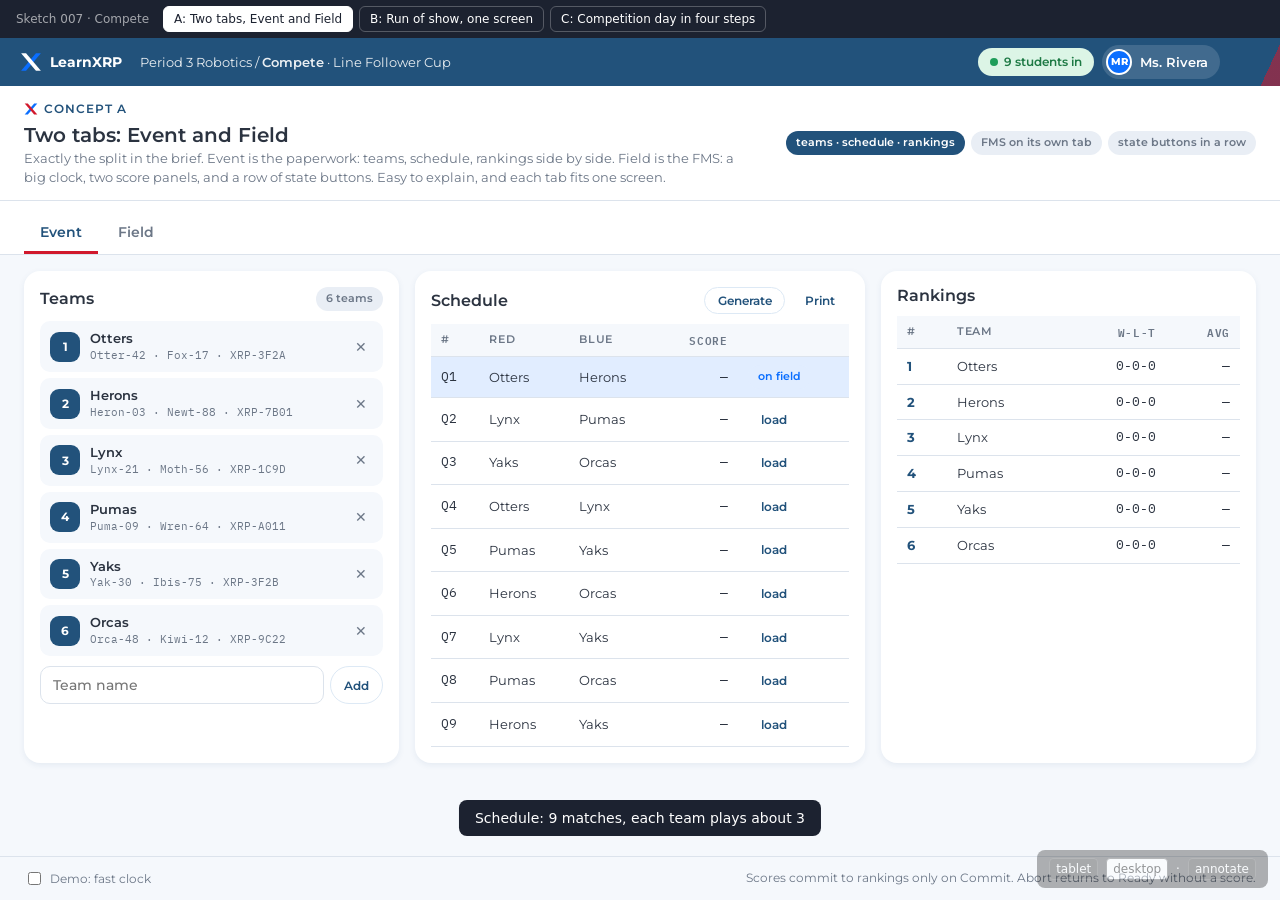
<file: .planning/sketches/007-compete/index.html>
<!doctype html>
<html lang="en">
<head>
<meta charset="utf-8">
<meta name="viewport" content="width=device-width, initial-scale=1">
<title>Sketch 007 · Compete</title>
<link rel="stylesheet" href="https://fonts.googleapis.com/css2?family=Montserrat:wght@300;400;500;600;700;800&family=IBM+Plex+Mono:wght@400;500;600&display=swap">
<link rel="stylesheet" href="../themes/default.css">
<style>
*{box-sizing:border-box}
html,body{margin:0;background:#E9EBEE}
#variant-nav{position:fixed;top:0;left:0;right:0;z-index:9998;background:#1C2230;color:#fff;padding:6px 16px;display:flex;flex-wrap:wrap;gap:6px;align-items:center;font-family:system-ui,sans-serif;font-size:12px}
#variant-nav .label{opacity:.6;margin-inline-end:8px}
.variant-tab{background:transparent;color:#fff;border:1px solid rgba(255,255,255,.25);border-radius:6px;padding:5px 10px;cursor:pointer;font:inherit;transition:all .15s ease}
.variant-tab:hover{background:rgba(255,255,255,.1)}
.variant-tab.active{background:#fff;color:#1C2230;border-color:#fff}
#stage{margin:var(--navh,48px) auto 0;max-width:1280px;min-height:calc(100vh - var(--navh,48px));transition:max-width .2s ease;box-shadow:0 0 0 1px rgba(0,0,0,.08)}
.variant{display:none;min-height:calc(100vh - var(--navh,48px));background:var(--color-bg);color:var(--color-text);font-family:var(--font-sans);font-size:var(--text-base);line-height:1.45;flex-direction:column}
.variant.active{display:flex}
#sketch-tools{position:fixed;bottom:12px;right:12px;z-index:9999;font-family:system-ui;font-size:12px;background:rgba(0,0,0,.75);color:#fff;padding:8px 12px;border-radius:8px;opacity:.4;transition:opacity .2s;display:flex;gap:8px;align-items:center}
#sketch-tools:hover{opacity:1}
#sketch-tools button{font:inherit;font-size:12px;background:#333;color:#fff;border:1px solid #555;border-radius:4px;padding:3px 6px;cursor:pointer}
#sketch-tools button.on{background:#fff;color:#000}
#annot{position:fixed;z-index:10000;pointer-events:none;background:#111;color:#fff;font:11px/1.4 ui-monospace,monospace;padding:6px 8px;border-radius:4px;display:none;white-space:pre}
.toast{position:fixed;left:50%;bottom:64px;transform:translateX(-50%) translateY(20px);background:#1C2230;color:#fff;padding:10px 16px;border-radius:8px;font:14px system-ui;opacity:0;transition:all .2s ease;z-index:9997;pointer-events:none}
.toast.show{opacity:1;transform:translateX(-50%) translateY(0)}

h1,h2,h3{font-family:var(--font-display);margin:0;line-height:1.15;font-weight:600}
.muted{color:var(--color-text-muted)}
.mono{font-family:var(--font-mono)}
.eyebrow{font-size:12px;font-weight:600;letter-spacing:.08em;text-transform:uppercase;color:var(--color-secondary);display:inline-flex;align-items:center;gap:6px}
.xmark{width:14px;height:14px}
.btn{font:600 13px var(--font-sans);border:1px solid var(--color-border);background:#fff;color:var(--color-text);border-radius:999px;padding:.5rem 1rem;cursor:pointer;transition:all .15s ease;display:inline-flex;align-items:center;justify-content:center;gap:8px;white-space:nowrap}
.btn:hover{transform:translateY(-1px);box-shadow:var(--shadow-sm)}
.btn:disabled{opacity:.45;cursor:not-allowed;transform:none;box-shadow:none}
.btn-primary{background:var(--color-primary);color:#fff;border-color:var(--color-primary)}
.btn-navy{background:var(--color-secondary);color:#fff;border-color:var(--color-secondary)}
.btn-out{color:var(--color-secondary);border-color:var(--color-secondary-soft)}
.btn-ghost{border-color:transparent;background:transparent;color:var(--color-secondary)}
.btn.sm{padding:.3rem .8rem;font-size:12px}
.btn.lg{font-size:16px;padding:.8rem 1.6rem}
.pill{display:inline-flex;align-items:center;gap:6px;font-size:11px;font-weight:600;padding:4px 10px;border-radius:999px;background:var(--color-surface-2);color:var(--color-text-muted);white-space:nowrap}
.pill i{width:7px;height:7px;border-radius:50%;background:currentColor;display:inline-block}
.pill.green{background:#E3F5EA;color:var(--color-success)}
.pill.blue{background:var(--color-accent-soft);color:var(--color-accent)}
.pill.red{background:var(--color-primary-soft);color:var(--color-primary)}
.pill.amber{background:#FFF1D6;color:#8A5A00}
.pill.navy{background:var(--color-secondary);color:#fff}
.card{background:#fff;border-radius:var(--radius-md);box-shadow:var(--shadow-sm);padding:16px}
.in{font:500 14px var(--font-sans);padding:9px 12px;border:1px solid var(--color-border);border-radius:10px;background:#fff;color:var(--color-text);width:100%}
/* ribbon A */
.rb{height:48px;background:var(--color-secondary);color:#fff;display:flex;align-items:center;gap:8px;padding-inline:20px 60px;position:relative;overflow:hidden;font-size:14px;flex:none}
.rb::before{content:"";position:absolute;right:-70px;top:-30px;width:150px;height:140px;background:linear-gradient(115deg,transparent 45%,var(--color-primary) 45% 58%,transparent 58% 62%,var(--color-accent) 62% 75%,transparent 75%);opacity:.55;pointer-events:none}
.rb > *{position:relative;flex:none}
.rb .brand{display:flex;align-items:center;gap:8px;font-weight:700;margin-inline-end:10px}
.rb .brand svg{width:22px;height:22px}
.rb .crumb{font-size:13px;opacity:.9;flex:1 1 auto;min-width:0;white-space:nowrap;overflow:hidden;text-overflow:ellipsis}
.rb .crumb b{font-weight:600}
.rb .chip{display:inline-flex;align-items:center;gap:6px;font-size:12px;font-weight:600;padding:5px 12px;border-radius:999px;background:rgba(255,255,255,.14)}
.rb .chip.ok{background:#DCF5E6;color:#1E7A45}
.rb .chip i{width:8px;height:8px;border-radius:50%;background:#1E9E5A;display:inline-block}
.rb .me{display:inline-flex;align-items:center;gap:8px;font-size:13px;font-weight:600;background:rgba(255,255,255,.14);border-radius:999px;padding:4px 12px 4px 4px}
.rb .me .av{width:26px;height:26px;border-radius:50%;background:var(--color-accent);border:2px solid #fff;display:grid;place-items:center;font-size:10px;font-weight:800}
.intro{padding:14px 24px;display:grid;grid-template-columns:1fr auto;gap:16px;align-items:center;background:#fff;border-bottom:1px solid var(--color-border)}
.intro h1{font-size:20px;margin:2px 0 2px}
.intro p{margin:0;font-size:13px;color:var(--color-text-muted);max-width:80ch}
.intro .rules{display:flex;gap:6px;flex-wrap:wrap;justify-content:flex-end}
/* shared compete pieces */
.alliance{border-radius:12px;padding:10px 12px;color:#fff;font-weight:600}
.alliance.red{background:#C8102E}.alliance.blue{background:#1F5FBF}
.timer{font-family:var(--font-mono);font-weight:600;font-variant-numeric:tabular-nums;letter-spacing:.04em;line-height:1}
.phase{font-size:11px;font-weight:700;letter-spacing:.12em;text-transform:uppercase}
.state-ready .phase{color:var(--color-text-muted)}
.state-auto .phase{color:var(--color-accent)}
.state-teleop .phase{color:var(--color-success)}
.state-ended .phase{color:var(--color-primary)}
.state-paused .phase{color:#8A5A00}
.score{display:grid;grid-template-columns:1fr auto;gap:6px 10px;align-items:center;font-size:13px}
.score .task{display:contents}
.score .ctl{display:inline-flex;align-items:center;gap:6px}
.score .ctl button{width:26px;height:26px;border-radius:50%;border:0;background:rgba(255,255,255,.25);color:#fff;font-weight:800;cursor:pointer;font-size:14px}
.score .ctl button:hover{background:rgba(255,255,255,.4)}
.score .ctl b{min-width:18px;text-align:center;font-family:var(--font-mono)}
.total{font-family:var(--font-mono);font-size:32px;font-weight:600;text-align:end;margin-top:6px}
table.tbl{width:100%;border-collapse:collapse;font-size:13px}
.tbl th,.tbl td{padding:8px 10px;border-bottom:1px solid var(--color-border);text-align:start;vertical-align:middle}
.tbl th{font-size:11px;text-transform:uppercase;letter-spacing:.06em;color:var(--color-text-muted);font-weight:600;background:var(--color-bg)}
.tbl tr.now{background:var(--color-accent-soft)}
.tbl tr.done{color:var(--color-text-muted)}
.tbl .r{text-align:end;font-family:var(--font-mono)}
.tbl .rank{font-weight:700;color:var(--color-secondary)}
.teamrow{display:flex;align-items:center;gap:10px;padding:8px 10px;border-radius:10px;background:var(--color-bg);font-size:13px}
.teamrow .num{width:30px;height:30px;border-radius:9px;background:var(--color-secondary);color:#fff;font-weight:700;display:grid;place-items:center;font-size:12px;flex:none}
.teamrow .nm{font-weight:600}
.teamrow .mem{font-size:11px;color:var(--color-text-muted);font-family:var(--font-mono)}
.teamrow .x{margin-inline-start:auto;border:0;background:transparent;color:var(--color-text-muted);cursor:pointer;font-size:14px}
.statebtns{display:flex;gap:8px;flex-wrap:wrap}
.foot{padding:12px 24px;font-size:12px;color:var(--color-text-muted);border-top:1px solid var(--color-border);display:flex;gap:16px;flex-wrap:wrap;justify-content:space-between;margin-top:auto}
/* A: two tabs */
.ta .tabs{display:flex;gap:4px;padding:12px 24px 0;border-bottom:1px solid var(--color-border);background:#fff}
.ta .tabs button{font:600 14px var(--font-sans);background:transparent;border:0;border-bottom:3px solid transparent;padding:10px 16px;cursor:pointer;color:var(--color-text-muted)}
.ta .tabs button.on{color:var(--color-secondary);border-bottom-color:var(--color-primary)}
.ta .pane{display:none;padding:16px 24px;flex:1}.ta .pane.on{display:block}
.ta .three{display:grid;grid-template-columns:1fr 1.2fr 1fr;gap:16px}
.ta .fms{display:grid;grid-template-columns:1.1fr 1fr;gap:16px}
.ta .fms .clock{text-align:center;padding:24px}
.ta .fms .timer{font-size:84px}
/* B: run of show */
.tb .top{display:flex;align-items:center;gap:12px;padding:12px 24px;background:#fff;border-bottom:1px solid var(--color-border)}
.tb .top h1{font-size:18px}
.tb .top .sp{flex:1}
.tb .grid{display:grid;grid-template-columns:280px 1fr 300px;gap:16px;padding:16px 24px;flex:1;min-height:0}
.tb .queue{display:flex;flex-direction:column;gap:6px;max-height:560px;overflow:auto}
.tb .q{display:grid;grid-template-columns:auto 1fr auto;gap:8px;align-items:center;padding:8px 10px;border-radius:10px;background:var(--color-bg);font-size:12px;cursor:pointer}
.tb .q:hover{background:var(--color-accent-soft)}
.tb .q.now{background:var(--color-accent-soft);outline:2px solid var(--color-accent)}
.tb .q.done{opacity:.55}
.tb .q .m{font-weight:700;font-family:var(--font-mono)}
.tb .q .vs{display:flex;gap:6px;align-items:center}
.tb .q .vs i{width:8px;height:8px;border-radius:2px;display:inline-block}
.tb .center{display:flex;flex-direction:column;gap:12px}
.tb .clock{text-align:center;padding:18px;background:var(--color-dark);color:#fff;border-radius:var(--radius-md)}
.tb .clock .timer{font-size:96px}
.tb .clock .phase{color:#cbd5e1}
.tb .clock.state-auto .phase{color:#7cc8fb}.tb .clock.state-teleop .phase{color:#5CC488}.tb .clock.state-ended .phase{color:#ff8a94}.tb .clock.state-paused .phase{color:#E8953A}
.tb .scores{display:grid;grid-template-columns:1fr 1fr;gap:12px}
.tb .advance{display:flex;gap:8px;align-items:center}
.tb .advance .btn-primary{flex:1}
.drawer{position:fixed;top:0;bottom:0;inset-inline-end:0;width:min(420px,92vw);background:#fff;box-shadow:var(--shadow-lg);z-index:9000;padding:20px;display:none;flex-direction:column;gap:12px;overflow:auto}
.drawer.open{display:flex}
.proj{position:fixed;inset:0;background:#0b1220;color:#fff;z-index:9500;display:none;flex-direction:column;align-items:center;justify-content:center;gap:24px;cursor:pointer}
.proj.open{display:flex}
.proj .timer{font-size:22vw}
.proj .ps{display:grid;grid-template-columns:1fr 1fr;gap:48px;font-size:28px;font-weight:700}
.proj .ps b{font-family:var(--font-mono);font-size:64px;display:block}
/* C: phases */
.tc .steps{display:grid;grid-template-columns:repeat(4,1fr);gap:8px;padding:14px 24px;background:#fff;border-bottom:1px solid var(--color-border)}
.tc .steps button{font:600 13px var(--font-sans);background:var(--color-bg);border:2px solid transparent;border-radius:12px;padding:10px 12px;cursor:pointer;text-align:start;display:flex;gap:10px;align-items:center;color:var(--color-text-muted)}
.tc .steps button .n{width:26px;height:26px;border-radius:50%;background:var(--color-border);color:#fff;display:grid;place-items:center;font-size:12px;font-weight:800;flex:none}
.tc .steps button.done .n{background:var(--color-success)}
.tc .steps button.on{border-color:var(--color-accent);background:var(--color-accent-soft);color:var(--color-text)}
.tc .steps button.on .n{background:var(--color-accent)}
.tc .steps button small{display:block;font-weight:400;font-size:11px}
.tc .pane{display:none;padding:16px 24px;flex:1}.tc .pane.on{display:block}
.tc .todo{background:var(--color-secondary-soft);border-radius:12px;padding:10px 14px;font-size:13px;margin-bottom:14px;display:flex;justify-content:space-between;align-items:center;gap:12px;flex-wrap:wrap}
.tc .todo b{font-weight:600}
.tc .two{display:grid;grid-template-columns:1fr 1fr;gap:16px}
.tc .play{display:grid;grid-template-columns:260px 1fr;gap:16px}
.tc .check{display:flex;flex-direction:column;gap:6px;font-size:13px}
.tc .check label{display:flex;gap:8px;align-items:center;cursor:pointer}
.tc .clock{text-align:center;padding:18px}
.tc .clock .timer{font-size:84px}
.tc kbd{font:600 11px var(--font-mono);background:var(--color-surface-2);border:1px solid var(--color-border);border-radius:5px;padding:1px 6px}
.tc .awards{display:grid;grid-template-columns:repeat(3,1fr);gap:10px;margin-top:12px}
.tc .award{background:var(--color-bg);border-radius:12px;padding:12px;font-size:13px}
.tc .award b{display:block;font-weight:600}
@media (max-width:900px){.ta .three,.ta .fms,.tb .grid,.tc .two,.tc .play,.tc .steps,.tc .awards,.tb .scores{grid-template-columns:1fr}.intro{grid-template-columns:1fr}}
</style>
</head>
<body>

<div id="variant-nav">
  <span class="label">Sketch 007 · Compete</span>
  <button class="variant-tab active" onclick="showVariant('a',event)">A: Two tabs, Event and Field</button>
  <button class="variant-tab" onclick="showVariant('b',event)">B: Run of show, one screen</button>
  <button class="variant-tab" onclick="showVariant('c',event)">C: Competition day in four steps</button>
</div>

<div id="stage">

<!-- ================= A ================= -->
<div id="variant-a" class="variant theme-experiential-play ta active">
  RIBBON
  <div class="intro"><div><span class="eyebrow">XM Concept A</span><h1>Two tabs: Event and Field</h1><p>Exactly the split in the brief. Event is the paperwork: teams, schedule, rankings side by side. Field is the FMS: a big clock, two score panels, and a row of state buttons. Easy to explain, and each tab fits one screen.</p></div><div class="rules"><span class="pill navy">teams · schedule · rankings</span><span class="pill">FMS on its own tab</span><span class="pill">state buttons in a row</span></div></div>
  <div class="tabs"><button class="on" onclick="tabA(this,'event')">Event</button><button onclick="tabA(this,'field')">Field</button></div>
  <div class="pane on" id="a-event">
    <div class="three">
      <div class="card"><div style="display:flex;justify-content:space-between;align-items:center;margin-bottom:10px"><h3 style="font-size:16px">Teams</h3><span class="pill" id="a-teamcount"></span></div><div id="a-teams" style="display:flex;flex-direction:column;gap:6px"></div><div style="display:flex;gap:6px;margin-top:10px"><input class="in" id="a-newteam" placeholder="Team name" onkeydown="if(event.key==='Enter')addTeam('a-newteam')"><button class="btn btn-out sm" onclick="addTeam('a-newteam')">Add</button></div></div>
      <div class="card"><div style="display:flex;justify-content:space-between;align-items:center;margin-bottom:10px"><h3 style="font-size:16px">Schedule</h3><div style="display:flex;gap:6px"><button class="btn btn-out sm" onclick="genSchedule()">Generate</button><button class="btn btn-ghost sm" onclick="toast('Prints one page per team')">Print</button></div></div><div id="a-sched"></div></div>
      <div class="card"><h3 style="font-size:16px;margin-bottom:10px">Rankings</h3><div id="a-rank"></div></div>
    </div>
  </div>
  <div class="pane" id="a-field">
    <div class="fms">
      <div class="card clock" id="a-clock"><span class="eyebrow" id="a-mlabel"></span><div class="phase" id="a-phase"></div><div class="timer" id="a-timer">2:30</div><div class="statebtns" style="justify-content:center;margin-top:14px" id="a-btns"></div><div class="muted" style="font-size:12px;margin-top:10px">Auto 0:30 · Teleop 2:00 · the clock is real; "Demo: fast clock" in the footer speeds it up.</div></div>
      <div style="display:flex;flex-direction:column;gap:12px"><div class="alliance red" id="a-red"></div><div class="alliance blue" id="a-blue"></div></div>
    </div>
  </div>
  <div class="foot"><label style="display:flex;gap:6px;align-items:center;cursor:pointer"><input type="checkbox" onchange="C.fast=this.checked">Demo: fast clock</label><span>Scores commit to rankings only on Commit. Abort returns to Ready without a score.</span></div>
</div>

<!-- ================= B ================= -->
<div id="variant-b" class="variant theme-experiential-play tb">
  RIBBON
  <div class="intro"><div><span class="eyebrow">XM Concept B</span><h1>Run of show, one screen</h1><p>Built around the match in progress. The queue on the left is the schedule, the rankings on the right update as you commit, and the FMS sits in the middle with one big Advance button instead of six. Teams live in a drawer because on competition day you rarely touch them. A Projector view for the board.</p></div><div class="rules"><span class="pill navy">one screen on the day</span><span class="pill">one Advance button</span><span class="pill">projector view</span></div></div>
  <div class="top"><h1>Line Follower Cup · Period 3</h1><span class="pill green"><i></i>9 matches</span><span class="sp"></span><button class="btn btn-out sm" onclick="document.getElementById('b-drawer').classList.add('open')">Teams</button><button class="btn btn-out sm" onclick="genSchedule()">Generate schedule</button><button class="btn btn-navy sm" onclick="document.getElementById('b-proj').classList.add('open')">Projector</button></div>
  <div class="grid">
    <div class="card"><div style="display:flex;justify-content:space-between;align-items:center;margin-bottom:8px"><h3 style="font-size:14px">Queue</h3><span class="muted" style="font-size:11px">tap to load</span></div><div class="queue" id="b-queue"></div></div>
    <div class="center">
      <div class="clock" id="b-clock"><div class="eyebrow" style="color:#7cc8fb" id="b-mlabel"></div><div class="phase" id="b-phase"></div><div class="timer" id="b-timer">2:30</div></div>
      <div class="scores"><div class="alliance red" id="b-red"></div><div class="alliance blue" id="b-blue"></div></div>
      <div class="advance" id="b-adv"></div>
    </div>
    <div class="card"><h3 style="font-size:14px;margin-bottom:8px">Rankings</h3><div id="b-rank"></div></div>
  </div>
  <div class="foot"><label style="display:flex;gap:6px;align-items:center;cursor:pointer"><input type="checkbox" onchange="C.fast=this.checked">Demo: fast clock</label><span>Advance is the only button you need; Abort and Pause are there but small.</span></div>
  <div class="drawer" id="b-drawer"><div style="display:flex;justify-content:space-between;align-items:center"><h3>Teams</h3><button class="btn btn-ghost sm" onclick="document.getElementById('b-drawer').classList.remove('open')">Close</button></div><div id="b-teams" style="display:flex;flex-direction:column;gap:6px"></div><div style="display:flex;gap:6px"><input class="in" id="b-newteam" placeholder="Team name" onkeydown="if(event.key==='Enter')addTeam('b-newteam')"><button class="btn btn-out sm" onclick="addTeam('b-newteam')">Add</button></div><div class="muted" style="font-size:12px">Teams are pairs of tags from the room. Adding a team here also reserves a robot.</div></div>
  <div class="proj" id="b-proj" onclick="this.classList.remove('open')"><div class="eyebrow" style="color:#7cc8fb;font-size:16px" id="p-mlabel"></div><div class="phase" style="font-size:20px" id="p-phase"></div><div class="timer" id="p-timer">2:30</div><div class="ps"><div style="color:#ff8a94" id="p-red"></div><div style="color:#7cc8fb" id="p-blue"></div></div><div class="muted" style="color:#94a3b8">click anywhere to close</div></div>
</div>

<!-- ================= C ================= -->
<div id="variant-c" class="variant theme-experiential-play tc">
  RIBBON
  <div class="intro"><div><span class="eyebrow">XM Concept C</span><h1>Competition day in four steps</h1><p>Organized by time, not by feature: Teams, Schedule, Play, Results. Each step says what to do and when it is done. Play is the FMS with a pre-match checklist and keyboard shortcuts. Results adds awards and certificates. Made for a first-year teacher who has never run a competition.</p></div><div class="rules"><span class="pill navy">guided, in order</span><span class="pill">checklist before each match</span><span class="pill">awards at the end</span></div></div>
  <div class="steps" id="c-steps"><button class="on" onclick="stepC(1,this)"><span class="n">1</span><span>Teams<small>who is playing</small></span></button><button onclick="stepC(2,this)"><span class="n">2</span><span>Schedule<small>who plays whom, when</small></span></button><button onclick="stepC(3,this)"><span class="n">3</span><span>Play<small>run the matches</small></span></button><button onclick="stepC(4,this)"><span class="n">4</span><span>Results<small>rankings and awards</small></span></button></div>
  <div class="pane on" id="c-1"><div class="todo"><span><b>To do:</b> add every team, two students and one robot each. Done when every team has a robot.</span><button class="btn btn-primary sm" onclick="stepC(2,document.querySelectorAll('#c-steps button')[1])">Next: Schedule →</button></div><div class="two"><div class="card"><div id="c-teams" style="display:flex;flex-direction:column;gap:6px"></div><div style="display:flex;gap:6px;margin-top:10px"><input class="in" id="c-newteam" placeholder="Team name" onkeydown="if(event.key==='Enter')addTeam('c-newteam')"><button class="btn btn-out sm" onclick="addTeam('c-newteam')">Add</button></div></div><div class="card" style="font-size:13px"><span class="eyebrow">Tips</span><ul style="margin:8px 0 0;padding-inline-start:18px;color:var(--color-text-muted)"><li>Six teams is a good size for one period: 9 matches, every team plays 3.</li><li>Pull pairs from the room roster; tags come with them.</li><li>Label robots to match. A team that swaps robots mid-day confuses the rankings.</li></ul></div></div></div>
  <div class="pane" id="c-2"><div class="todo"><span><b>To do:</b> generate, check no team plays back-to-back, print. Done when the schedule is on the wall.</span><div style="display:flex;gap:6px"><button class="btn btn-out sm" onclick="genSchedule()">Generate</button><button class="btn btn-ghost sm" onclick="toast('Prints the schedule')">Print</button><button class="btn btn-primary sm" onclick="stepC(3,document.querySelectorAll('#c-steps button')[2])">Next: Play →</button></div></div><div class="card" id="c-sched"></div></div>
  <div class="pane" id="c-3"><div class="todo"><span><b>To do:</b> load the next match, run the checklist, start. Done when every match is committed.</span><span class="muted"><kbd>Space</kbd> start / pause &nbsp; <kbd>Enter</kbd> commit &nbsp; <kbd>Esc</kbd> abort</span></div><div class="play"><div style="display:flex;flex-direction:column;gap:12px"><div class="card"><span class="eyebrow">Before this match</span><div class="check" style="margin-top:8px"><label><input type="checkbox">Both robots on the start line</label><label><input type="checkbox">Batteries above 7.5 V</label><label><input type="checkbox">Drivers behind the tape</label><label><input type="checkbox">Board shows the match number</label></div></div><div class="card"><span class="eyebrow">Match</span><div id="c-mlabel" style="font-weight:600;margin-top:4px"></div><div class="statebtns" style="margin-top:10px" id="c-btns"></div></div></div><div style="display:flex;flex-direction:column;gap:12px"><div class="card clock" id="c-clock"><div class="phase" id="c-phase"></div><div class="timer" id="c-timer">2:30</div></div><div style="display:grid;grid-template-columns:1fr 1fr;gap:12px"><div class="alliance red" id="c-red"></div><div class="alliance blue" id="c-blue"></div></div></div></div></div>
  <div class="pane" id="c-4"><div class="todo"><span><b>To do:</b> read the rankings aloud, hand out awards, print certificates. Done when the room is cheering.</span><button class="btn btn-primary sm" onclick="toast('Prints one certificate per team')">Print certificates</button></div><div class="card"><div id="c-rank"></div><div class="awards" id="c-awards"></div></div></div>
  <div class="foot"><label style="display:flex;gap:6px;align-items:center;cursor:pointer"><input type="checkbox" onchange="C.fast=this.checked">Demo: fast clock</label><span>Each step is the same data as A and B, shown when it matters.</span></div>
</div>

</div><!-- /stage -->

<div id="sketch-tools"><button onclick="vp(768,this)">tablet</button><button class="on" onclick="vp(1280,this)">desktop</button><span>·</span><button id="annot-btn" onclick="toggleAnnot(this)">annotate</button></div>
<div id="annot"></div>
<div class="toast" id="toast"></div>

<script>
function fitNav(){const h=document.getElementById("variant-nav").offsetHeight;document.documentElement.style.setProperty("--navh",h+"px")}window.addEventListener("resize",fitNav);window.addEventListener("load",fitNav);fitNav();
function showVariant(id,ev){document.querySelectorAll('.variant').forEach(v=>v.classList.remove('active'));document.querySelectorAll('.variant-tab').forEach(t=>t.classList.remove('active'));document.getElementById('variant-'+id).classList.add('active');ev.target.classList.add('active')}
function vp(w,btn){document.getElementById('stage').style.maxWidth=w+'px';document.querySelectorAll('#sketch-tools button').forEach(b=>{if(b.id!=='annot-btn')b.classList.remove('on')});btn.classList.add('on')}
let annotOn=false;const annot=document.getElementById('annot');
function toggleAnnot(b){annotOn=!annotOn;b.classList.toggle('on',annotOn);annot.style.display='none'}
document.addEventListener('mousemove',e=>{if(!annotOn)return;const el=e.target.closest('#stage *');if(!el){annot.style.display='none';return}const cs=getComputedStyle(el);annot.textContent=el.tagName.toLowerCase()+(typeof el.className==='string'&&el.className?'.'+el.className.split(' ')[0]:'')+'\nfont '+cs.fontSize+' '+cs.fontWeight+'\ncolor '+cs.color+'\nbg '+cs.backgroundColor;annot.style.display='block';annot.style.left=(e.clientX+14)+'px';annot.style.top=(e.clientY+14)+'px'})
function toast(m){const t=document.getElementById('toast');t.textContent=m;t.classList.add('show');clearTimeout(t._h);t._h=setTimeout(()=>t.classList.remove('show'),2200)}
const XM=`<svg class="xmark" viewBox="0 0 40 40"><path d="M38 4h-9L2 36h9z" fill="#0A6EFF"/><path d="M2 4h9l27 32h-9z" fill="#D1182C"/></svg>`;
const RIB=`<div class="rb"><span class="brand"><svg viewBox="0 0 40 40"><path d="M38 4h-9L2 36h9z" fill="#0A6EFF"/><path d="M2 4h9l27 32h-9z" fill="#fff"/></svg>LearnXRP</span><span class="crumb">Period 3 Robotics / <b>Compete</b> · Line Follower Cup</span><span class="chip ok"><i></i>9 students in</span><span class="me"><span class="av">MR</span>Ms. Rivera</span></div>`;
document.body.innerHTML=document.body.innerHTML.replace(/RIBBON/g,RIB).replace(/XM /g,XM+' ');

/* ================= the engine: one competition, rendered three ways ================= */
const TASKS=[{k:'lap',n:'Line lap',p:10},{k:'cube',n:'Cube delivered',p:5},{k:'park',n:'Parked at end',p:15},{k:'pen',n:'Penalty',p:-5}];
const C={
 teams:[{id:1,n:'Otters',m:['Otter-42','Fox-17'],r:'XRP-3F2A'},{id:2,n:'Herons',m:['Heron-03','Newt-88'],r:'XRP-7B01'},{id:3,n:'Lynx',m:['Lynx-21','Moth-56'],r:'XRP-1C9D'},{id:4,n:'Pumas',m:['Puma-09','Wren-64'],r:'XRP-A011'},{id:5,n:'Yaks',m:['Yak-30','Ibis-75'],r:'XRP-3F2B'},{id:6,n:'Orcas',m:['Orca-48','Kiwi-12'],r:'XRP-9C22'}],
 matches:[],cur:null,state:'ready',t:150,fast:false,tick:null,
 AUTO:30,TOTAL:150
};
function teamById(id){return C.teams.find(t=>t.id===id)}
function newScore(){const s={};TASKS.forEach(t=>s[t.k]=0);return s}
function total(s){return TASKS.reduce((a,t)=>a+s[t.k]*t.p,0)}
function addTeam(inputId){const inp=document.getElementById(inputId);const n=inp.value.trim();if(!n)return;const id=Math.max(0,...C.teams.map(t=>t.id))+1;C.teams.push({id,n,m:['tag-?','tag-?'],r:'unassigned'});inp.value='';toast('Added team '+n+'. Generate the schedule again to include them.');renderAll()}
function removeTeam(id){if(C.matches.length){toast('Clear the schedule before removing a team');return}C.teams=C.teams.filter(t=>t.id!==id);renderAll()}
function genSchedule(){const ids=C.teams.map(t=>t.id);if(ids.length<2){toast('Need at least two teams');return}const pairs=[];for(let i=0;i<ids.length;i++)for(let j=i+1;j<ids.length;j++)pairs.push([ids[i],ids[j]]);
 // greedy: prefer pairs whose teams have played least, avoid back-to-back
 const played={};ids.forEach(i=>played[i]=0);const out=[];let last=[];const want=Math.min(pairs.length,Math.ceil(ids.length*3/2));
 while(out.length<want&&pairs.length){pairs.sort((a,b)=>(played[a[0]]+played[a[1]])-(played[b[0]]+played[b[1]]));let pick=pairs.find(p=>!last.includes(p[0])&&!last.includes(p[1]))||pairs[0];pairs.splice(pairs.indexOf(pick),1);played[pick[0]]++;played[pick[1]]++;last=pick;out.push({n:out.length+1,red:pick[0],blue:pick[1],rs:newScore(),bs:newScore(),done:false})}
 C.matches=out;C.cur=out[0]?0:null;C.state='ready';C.t=C.TOTAL;stopTick();toast('Schedule: '+out.length+' matches, each team plays about '+Math.round(out.length*2/ids.length));renderAll()}
function loadMatch(i){if(C.state!=='ready'&&C.state!=='committed'&&C.state!=='ended'){toast('Finish or abort the current match first');return}C.cur=i;C.state='ready';C.t=C.TOTAL;stopTick();renderAll()}
function nextMatch(){const i=C.matches.findIndex(m=>!m.done);C.cur=i<0?null:i;C.state='ready';C.t=C.TOTAL;renderAll()}
function startMatch(){if(C.cur===null){toast('Load a match first');return}if(C.state==='ready'){C.t=C.TOTAL;C.state='auto'}else if(C.state==='paused'){C.state=C._resume}else return;startTick();renderAll()}
function pauseMatch(){if(C.state==='auto'||C.state==='teleop'){C._resume=C.state;C.state='paused';stopTick();renderAll()}}
function abortMatch(){stopTick();C.state='ready';C.t=C.TOTAL;const m=C.matches[C.cur];if(m){m.rs=newScore();m.bs=newScore()}toast('Aborted. No score recorded.');renderAll()}
function endMatch(){stopTick();C.state='ended';C.t=0;renderAll()}
function commitMatch(){const m=C.matches[C.cur];if(!m||C.state!=='ended'){toast('End the match before committing');return}m.done=true;C.state='committed';toast('Match '+m.n+' committed: '+teamById(m.red).n+' '+total(m.rs)+' · '+teamById(m.blue).n+' '+total(m.bs));nextMatch()}
function startTick(){stopTick();C.tick=setInterval(()=>{C.t-=1;if(C.state==='auto'&&C.t<=C.TOTAL-C.AUTO){C.state='teleop';toast('Teleop!')}if(C.t<=0){endMatch();toast('Match over. Check the scores, then Commit.')}renderClocks()},C.fast?60:1000)}
function stopTick(){clearInterval(C.tick);C.tick=null}
function bump(side,k,d){const m=C.matches[C.cur];if(!m)return;const s=side==='red'?m.rs:m.bs;s[k]=Math.max(0,s[k]+d);renderScores()}
function rankings(){const R={};C.teams.forEach(t=>R[t.id]={t,w:0,l:0,d:0,pts:0,pl:0});C.matches.filter(m=>m.done).forEach(m=>{const r=total(m.rs),b=total(m.bs);R[m.red].pl++;R[m.blue].pl++;R[m.red].pts+=r;R[m.blue].pts+=b;if(r>b){R[m.red].w++;R[m.blue].l++}else if(b>r){R[m.blue].w++;R[m.red].l++}else{R[m.red].d++;R[m.blue].d++}});return Object.values(R).sort((a,b)=>(b.w*2+b.d)-(a.w*2+a.d)||(b.pl?b.pts/b.pl:0)-(a.pl?a.pts/a.pl:0))}
function fmt(t){return Math.floor(t/60)+':'+String(t%60).padStart(2,'0')}
function phaseLabel(){return {ready:'Ready',auto:'Autonomous',teleop:'Teleop',paused:'Paused',ended:'Match over',committed:'Committed'}[C.state]}
function mlabel(){const m=C.matches[C.cur];return m?`Match ${m.n} of ${C.matches.length} · ${teamById(m.red).n} vs ${teamById(m.blue).n}`:'No match loaded'}

/* ---------- renderers ---------- */
function teamHtml(){return C.teams.map(t=>`<div class="teamrow"><span class="num">${t.id}</span><div><div class="nm">${t.n}</div><div class="mem">${t.m.join(' · ')} · ${t.r}</div></div><button class="x" title="Remove" onclick="removeTeam(${t.id})">✕</button></div>`).join('')}
function schedHtml(){if(!C.matches.length)return '<div class="muted" style="font-size:13px;padding:8px 0">No schedule yet. Press Generate.</div>';return `<table class="tbl"><tr><th>#</th><th>Red</th><th>Blue</th><th class="r">Score</th><th></th></tr>${C.matches.map((m,i)=>`<tr class="${i===C.cur?'now':''} ${m.done?'done':''}"><td class="mono">Q${m.n}</td><td>${teamById(m.red).n}</td><td>${teamById(m.blue).n}</td><td class="r">${m.done?total(m.rs)+' – '+total(m.bs):'—'}</td><td>${m.done?'<span class="pill green">done</span>':i===C.cur?'<span class="pill blue">on field</span>':`<button class="btn btn-ghost sm" onclick="loadMatch(${i})">load</button>`}</td></tr>`).join('')}</table>`}
function rankHtml(){const R=rankings();return `<table class="tbl"><tr><th>#</th><th>Team</th><th class="r">W-L-T</th><th class="r">Avg</th></tr>${R.map((r,i)=>`<tr><td class="rank">${i+1}</td><td>${r.t.n}</td><td class="r">${r.w}-${r.l}-${r.d}</td><td class="r">${r.pl?(r.pts/r.pl).toFixed(1):'—'}</td></tr>`).join('')}</table>`}
function allianceHtml(side){const m=C.matches[C.cur];const s=m?(side==='red'?m.rs:m.bs):newScore();const name=m?teamById(side==='red'?m.red:m.blue).n:'—';const live=C.state==='auto'||C.state==='teleop'||C.state==='ended'||C.state==='paused';return `<div style="display:flex;justify-content:space-between;align-items:center"><span style="font-size:11px;letter-spacing:.1em;text-transform:uppercase;opacity:.85">${side} alliance</span><b style="font-size:16px">${name}</b></div><div class="score" style="margin-top:8px">${TASKS.map(t=>`<div class="task"><span>${t.n} <span style="opacity:.7">(${t.p>0?'+':''}${t.p})</span></span><span class="ctl"><button ${live?'':'disabled'} onclick="bump('${side}','${t.k}',-1)">−</button><b>${s[t.k]}</b><button ${live?'':'disabled'} onclick="bump('${side}','${t.k}',1)">+</button></span></div>`).join('')}</div><div class="total">${total(s)}</div>`}
function btnsHtml(style){const st=C.state;const B=[];
 if(style==='row'){B.push(`<button class="btn btn-out sm" onclick="nextMatch()" ${C.matches.length?'':'disabled'}>Load next</button>`);B.push(`<button class="btn btn-navy sm" onclick="startMatch()" ${st==='ready'||st==='paused'?'':'disabled'}>${st==='paused'?'Resume':'Start'}</button>`);B.push(`<button class="btn btn-out sm" onclick="pauseMatch()" ${st==='auto'||st==='teleop'?'':'disabled'}>Pause</button>`);B.push(`<button class="btn btn-out sm" onclick="abortMatch()" ${st==='auto'||st==='teleop'||st==='paused'?'':'disabled'}>Abort</button>`);B.push(`<button class="btn btn-out sm" onclick="endMatch()" ${st==='auto'||st==='teleop'||st==='paused'?'':'disabled'}>End early</button>`);B.push(`<button class="btn btn-primary sm" onclick="commitMatch()" ${st==='ended'?'':'disabled'}>Commit score</button>`);return B.join('')}
 // advance: one primary action for the current state
 const adv={ready:['Start match','startMatch()',!C.matches.length||C.cur===null],auto:['Pause','pauseMatch()',false],teleop:['Pause','pauseMatch()',false],paused:['Resume','startMatch()',false],ended:['Commit score → next','commitMatch()',false],committed:['Load next match','nextMatch()',false]}[st];
 return `<button class="btn btn-primary lg" onclick="${adv[1]}" ${adv[2]?'disabled':''}>${adv[0]}</button><button class="btn btn-out sm" onclick="endMatch()" ${st==='auto'||st==='teleop'||st==='paused'?'':'disabled'}>End early</button><button class="btn btn-ghost sm" onclick="abortMatch()" ${st==='auto'||st==='teleop'||st==='paused'?'':'disabled'}>Abort</button>`}
function renderClocks(){const ph=phaseLabel(),tm=fmt(Math.max(0,C.t));['a','b','c','p'].forEach(v=>{const t=document.getElementById(v+'-timer'),p=document.getElementById(v+'-phase');if(t)t.textContent=tm;if(p)p.textContent=ph});['a-clock','b-clock','c-clock'].forEach(id=>{const e=document.getElementById(id);if(e)e.className=e.className.replace(/state-\w+/g,'')+' state-'+C.state});const m=C.matches[C.cur];const pr=document.getElementById('p-red'),pb=document.getElementById('p-blue');if(pr&&m){pr.innerHTML=teamById(m.red).n+'<b>'+total(m.rs)+'</b>';pb.innerHTML=teamById(m.blue).n+'<b>'+total(m.bs)+'</b>'}}
function renderScores(){['a','b','c'].forEach(v=>{document.getElementById(v+'-red').innerHTML=allianceHtml('red');document.getElementById(v+'-blue').innerHTML=allianceHtml('blue')});renderClocks()}
function renderAll(){const th=teamHtml();['a','b','c'].forEach(v=>document.getElementById(v+'-teams').innerHTML=th);document.getElementById('a-teamcount').textContent=C.teams.length+' teams';
 document.getElementById('a-sched').innerHTML=schedHtml();document.getElementById('c-sched').innerHTML=schedHtml();
 const rk=rankHtml();document.getElementById('a-rank').innerHTML=rk;document.getElementById('b-rank').innerHTML=rk;document.getElementById('c-rank').innerHTML=rk;
 ['a','b','c','p'].forEach(v=>{const e=document.getElementById(v+'-mlabel');if(e)e.textContent=mlabel()});
 document.getElementById('a-btns').innerHTML=btnsHtml('row');document.getElementById('c-btns').innerHTML=btnsHtml('row');document.getElementById('b-adv').innerHTML=btnsHtml('advance');
 document.getElementById('b-queue').innerHTML=C.matches.length?C.matches.map((m,i)=>`<div class="q ${i===C.cur?'now':''} ${m.done?'done':''}" onclick="loadMatch(${i})"><span class="m">Q${m.n}</span><span class="vs"><i style="background:#C8102E"></i>${teamById(m.red).n} <span class="muted">vs</span> <i style="background:#1F5FBF"></i>${teamById(m.blue).n}</span><span class="mono">${m.done?total(m.rs)+'–'+total(m.bs):''}</span></div>`).join(''):'<div class="muted" style="font-size:12px">Generate a schedule to fill the queue.</div>';
 // C: step completion + awards
 const st=document.querySelectorAll('#c-steps button');st[0].classList.toggle('done',C.teams.every(t=>t.r!=='unassigned'));st[1].classList.toggle('done',C.matches.length>0);st[2].classList.toggle('done',C.matches.length>0&&C.matches.every(m=>m.done));
 const R=rankings();const best=C.matches.filter(m=>m.done).flatMap(m=>[[m.red,total(m.rs)],[m.blue,total(m.bs)]]).sort((a,b)=>b[1]-a[1])[0];document.getElementById('c-awards').innerHTML=`<div class="award"><b>Champion</b>${R[0]&&R[0].pl?R[0].t.n:'—'}</div><div class="award"><b>Highest single match</b>${best?teamById(best[0]).n+' · '+best[1]:'—'}</div><div class="award"><b>Sportsmanship</b>Teacher's pick</div>`;
 renderScores()}
function tabA(b,id){b.parentElement.querySelectorAll('button').forEach(x=>x.classList.remove('on'));b.classList.add('on');document.getElementById('a-event').classList.toggle('on',id==='event');document.getElementById('a-field').classList.toggle('on',id==='field')}
function stepC(n,b){document.querySelectorAll('#c-steps button').forEach(x=>x.classList.remove('on'));b.classList.add('on');[1,2,3,4].forEach(i=>document.getElementById('c-'+i).classList.toggle('on',i===n))}
document.addEventListener('keydown',e=>{if(!document.getElementById('variant-c').classList.contains('active')||!document.getElementById('c-3').classList.contains('on'))return;if(e.target.tagName==='INPUT')return;if(e.code==='Space'){e.preventDefault();(C.state==='auto'||C.state==='teleop')?pauseMatch():startMatch()}if(e.key==='Enter')commitMatch();if(e.key==='Escape')abortMatch()});
genSchedule();
</script>
</body>
</html>
</file>
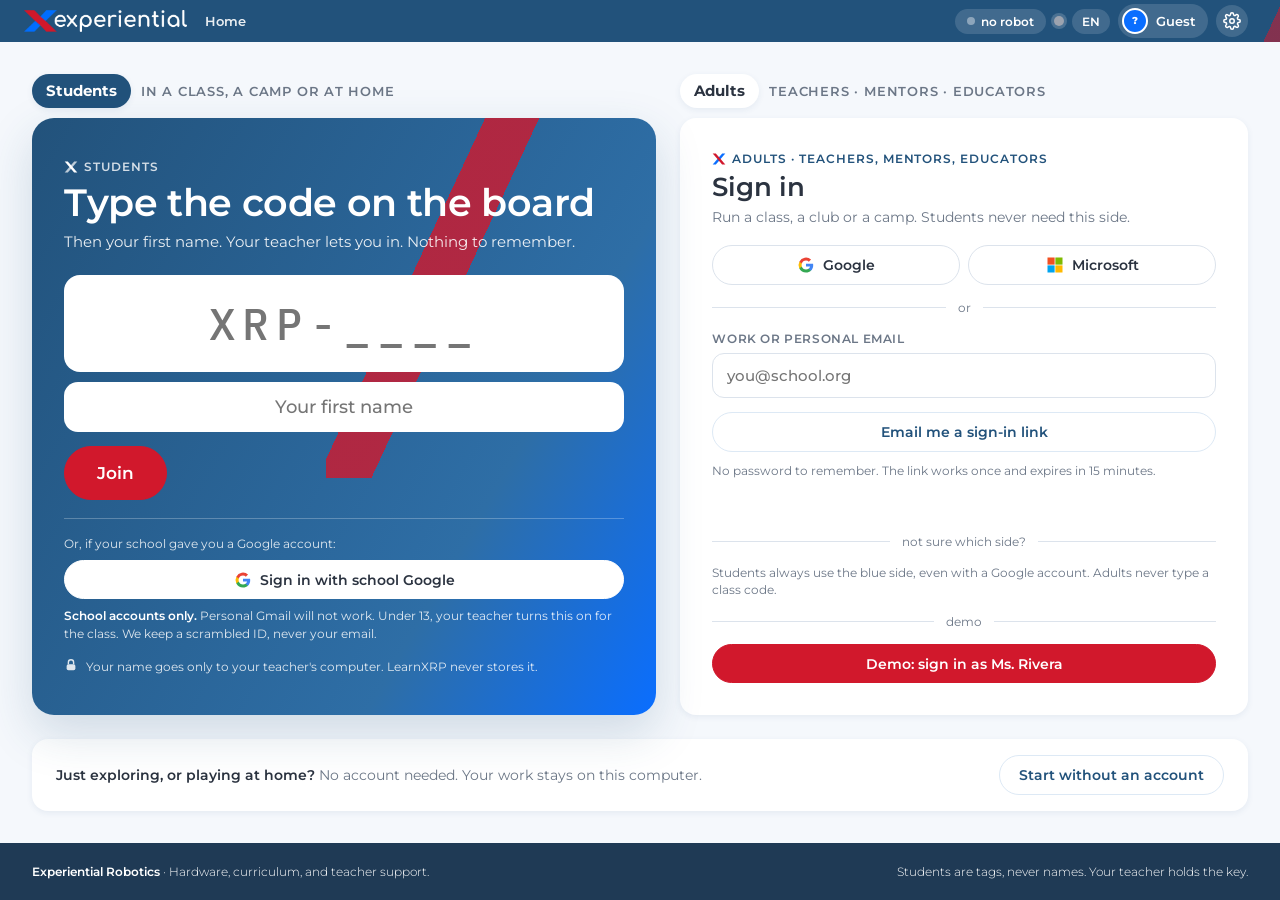
<file: brainstorming/demo1/compete.html>
<!doctype html>
<html lang="en">
<head>
<meta charset="utf-8">
<meta name="viewport" content="width=device-width, initial-scale=1">
<title>LearnXRP · Compete</title>
<link rel="icon" href="data:image/svg+xml,%3Csvg xmlns='http://www.w3.org/2000/svg' viewBox='0 0 40 40'%3E%3Cpath d='M38 4h-9L2 36h9z' fill='%230A6EFF'/%3E%3Cpath d='M2 4h9l27 32h-9z' fill='%23D1182C'/%3E%3C/svg%3E">
<link rel="stylesheet" href="https://fonts.googleapis.com/css2?family=Montserrat:wght@300;400;500;600;700;800&family=IBM+Plex+Mono:wght@400;500;600&display=swap">
<link rel="stylesheet" href="assets/theme.css">
<style>
.steps{display:grid;grid-template-columns:repeat(4,1fr);gap:8px;padding:14px 32px;background:#fff;border-bottom:1px solid var(--color-border)}
.steps{width:100%;max-width:1344px;margin:0 auto}
.stepwrap{background:#fff;border-bottom:1px solid var(--color-border)}
.steps button{font:600 13px var(--font-sans);background:var(--color-bg);border:2px solid transparent;border-radius:12px;padding:10px 12px;cursor:pointer;text-align:start;display:flex;gap:10px;align-items:center;color:var(--color-text-muted)}
.steps button .n{width:26px;height:26px;border-radius:50%;background:var(--color-border);color:#fff;display:grid;place-items:center;font-size:12px;font-weight:800;flex:none}
.steps button.done .n{background:var(--color-success)}
.steps button.on{border-color:var(--color-accent);background:var(--color-accent-soft);color:var(--color-text)}
.steps button.on .n{background:var(--color-accent)}
.steps button small{display:block;font-weight:400;font-size:11px}
.pane{display:none}.pane.on{display:block}
.todo{background:var(--color-secondary-soft);border-radius:12px;padding:10px 14px;font-size:13px;margin-bottom:14px;display:flex;justify-content:space-between;align-items:center;gap:12px;flex-wrap:wrap}
.todo b{font-weight:600}
.two{display:grid;grid-template-columns:1fr 1fr;gap:16px}
.play{display:grid;grid-template-columns:280px 1fr;gap:16px}
.check{display:flex;flex-direction:column;gap:6px;font-size:13px}
.check label{display:flex;gap:8px;align-items:center;cursor:pointer}
kbd{font:600 11px var(--font-mono);background:var(--color-surface-2);border:1px solid var(--color-border);border-radius:5px;padding:1px 6px}
.awards{display:grid;grid-template-columns:repeat(3,1fr);gap:10px;margin-top:12px}
.award{background:var(--color-bg);border-radius:12px;padding:12px;font-size:13px}
.award b{display:block;font-weight:600}
.alliance{border-radius:12px;padding:10px 12px;color:#fff;font-weight:600}
.alliance.red{background:#C8102E}.alliance.blue{background:#1F5FBF}
.clock{text-align:center;padding:18px}
.timer{font-family:var(--font-mono);font-weight:600;font-variant-numeric:tabular-nums;letter-spacing:.04em;line-height:1;font-size:84px}
.phase{font-size:11px;font-weight:700;letter-spacing:.12em;text-transform:uppercase;color:var(--color-text-muted)}
.state-auto .phase{color:var(--color-accent)}.state-teleop .phase{color:var(--color-success)}.state-ended .phase{color:var(--color-primary)}.state-paused .phase{color:#8A5A00}
.score{display:grid;grid-template-columns:1fr auto;gap:6px 10px;align-items:center;font-size:13px}
.score .task{display:contents}
.score .ctl{display:inline-flex;align-items:center;gap:6px}
.score .ctl button{width:26px;height:26px;border-radius:50%;border:0;background:rgba(255,255,255,.25);color:#fff;font-weight:800;cursor:pointer;font-size:14px}
.score .ctl button:disabled{opacity:.4;cursor:not-allowed}
.score .ctl b{min-width:18px;text-align:center;font-family:var(--font-mono)}
.total{font-family:var(--font-mono);font-size:32px;font-weight:600;text-align:end;margin-top:6px}
table.tbl{width:100%;border-collapse:collapse;font-size:13px}
.tbl th,.tbl td{padding:8px 10px;border-bottom:1px solid var(--color-border);text-align:start;vertical-align:middle}
.tbl th{font-size:11px;text-transform:uppercase;letter-spacing:.06em;color:var(--color-text-muted);font-weight:600;background:var(--color-bg)}
.tbl tr.now{background:var(--color-accent-soft)}.tbl tr.done{color:var(--color-text-muted)}
.tbl .r{text-align:end;font-family:var(--font-mono)}.tbl .rank{font-weight:700;color:var(--color-secondary)}
.teamrow{display:flex;align-items:center;gap:10px;padding:8px 10px;border-radius:10px;background:var(--color-bg);font-size:13px}
.teamrow .num{width:30px;height:30px;border-radius:9px;background:var(--color-secondary);color:#fff;font-weight:700;display:grid;place-items:center;font-size:12px;flex:none}
.teamrow .nm{font-weight:600}.teamrow .mem{font-size:11px;color:var(--color-text-muted);font-family:var(--font-mono)}
.teamrow .x{margin-inline-start:auto;border:0;background:transparent;color:var(--color-text-muted);cursor:pointer;font-size:14px}
.statebtns{display:flex;gap:8px;flex-wrap:wrap}
.btn-navy{background:var(--color-secondary);color:#fff;border-color:var(--color-secondary)}
.btn-navy:hover{background:var(--color-dark)}
.proj{position:fixed;inset:0;background:#0b1220;color:#fff;z-index:9500;display:none;flex-direction:column;align-items:center;justify-content:center;gap:24px;cursor:pointer;zoom:1}
.proj.open{display:flex}
.proj .timer{font-size:22vw}
.proj .ps{display:grid;grid-template-columns:1fr 1fr;gap:48px;font-size:28px;font-weight:700}
.proj .ps b{font-family:var(--font-mono);font-size:64px;display:block}
@media (max-width:900px){.steps,.two,.play,.awards{grid-template-columns:1fr}}
</style>
</head>
<body>
<header id="ribbon" class="rb"></header>
<div class="stepwrap"><div class="steps" id="steps"><button class="on" onclick="step(1,this)"><span class="n">1</span><span>Teams<small>who is playing</small></span></button><button onclick="step(2,this)"><span class="n">2</span><span>Schedule<small>who plays whom, when</small></span></button><button onclick="step(3,this)"><span class="n">3</span><span>Play<small>run the matches</small></span></button><button onclick="step(4,this)"><span class="n">4</span><span>Results<small>rankings and awards</small></span></button></div></div>
<main class="band" style="flex:1">
  <div class="pane on" id="p1">
    <div class="todo"><span><b>To do:</b> add every team, two students and one robot each. Done when every team has a robot.</span><div style="display:flex;gap:6px"><button class="btn btn-out sm" id="importbtn" onclick="importRoom()">Import pairs from the room</button><button class="btn btn-primary sm" onclick="step(2,steps()[1])">Next: Schedule →</button></div></div>
    <div class="two">
      <div class="card"><div id="teams" style="display:flex;flex-direction:column;gap:6px"></div><div style="display:flex;gap:6px;margin-top:10px"><input class="in" id="newteam" placeholder="Team name" onkeydown="if(event.key==='Enter')addTeam()"><input class="in" id="newrobot" placeholder="Robot" style="max-width:130px"><button class="btn btn-out sm" onclick="addTeam()">Add</button></div></div>
      <div class="card" style="font-size:13px"><span class="eyebrow">Tips</span><ul style="margin:8px 0 0;padding-inline-start:18px;color:var(--color-text-muted)"><li>Six teams is a good size for one period: 9 matches, every team plays 3.</li><li>Pull pairs from the room roster; tags come with them.</li><li>Label robots to match. A team that swaps robots mid-day confuses the rankings.</li></ul></div>
    </div>
  </div>
  <div class="pane" id="p2">
    <div class="todo"><span><b>To do:</b> generate, check no team plays back-to-back, print. Done when the schedule is on the wall.</span><div style="display:flex;gap:6px"><button class="btn btn-out sm" onclick="genSchedule()">Generate</button><button class="btn btn-ghost sm" onclick="window.print()">Print</button><button class="btn btn-primary sm" onclick="step(3,steps()[2])">Next: Play →</button></div></div>
    <div class="card" id="sched"></div>
  </div>
  <div class="pane" id="p3">
    <div class="todo"><span><b>To do:</b> load the next match, run the checklist, start. Done when every match is committed.</span><span class="muted"><kbd>Space</kbd> start / pause &nbsp; <kbd>Enter</kbd> commit &nbsp; <kbd>Esc</kbd> abort &nbsp; <button class="btn btn-navy sm" onclick="document.getElementById('proj').classList.add('open')">Projector</button></span></div>
    <div class="play">
      <div style="display:flex;flex-direction:column;gap:12px">
        <div class="card"><span class="eyebrow">Before this match</span><div class="check" style="margin-top:8px"><label><input type="checkbox">Both robots on the start line</label><label><input type="checkbox">Batteries above 7.5 V</label><label><input type="checkbox">Drivers behind the tape</label><label><input type="checkbox">Board shows the match number</label></div></div>
        <div class="card"><span class="eyebrow">Match</span><div id="mlabel" style="font-weight:600;margin-top:4px"></div><div class="statebtns" style="margin-top:10px" id="btns"></div></div>
        <div class="card" style="font-size:12px;color:var(--color-text-muted)"><label style="display:flex;gap:6px;align-items:center;cursor:pointer"><input type="checkbox" id="fast" onchange="E.fast=this.checked">Demo: fast clock</label><div style="margin-top:6px">Auto 0:30 · Teleop 2:00. Abort returns to Ready with no score. Scores reach the rankings only on Commit.</div></div>
      </div>
      <div style="display:flex;flex-direction:column;gap:12px">
        <div class="card clock" id="clock"><div class="phase" id="phase"></div><div class="timer" id="timer">2:30</div></div>
        <div style="display:grid;grid-template-columns:1fr 1fr;gap:12px"><div class="alliance red" id="red"></div><div class="alliance blue" id="blue"></div></div>
      </div>
    </div>
  </div>
  <div class="pane" id="p4">
    <div class="todo"><span><b>To do:</b> read the rankings aloud, hand out awards, print certificates. Done when the room is cheering.</span><div style="display:flex;gap:6px"><button class="btn btn-out sm" onclick="resetEvent()">New event</button><button class="btn btn-primary sm" onclick="window.print()">Print certificates</button></div></div>
    <div class="card"><div id="rank"></div><div class="awards" id="awards"></div></div>
  </div>
</main>
<footer class="footer" data-footer></footer>
<div class="proj" id="proj" onclick="this.classList.remove('open')"><div class="eyebrow" style="color:#7cc8fb;font-size:16px" id="p-mlabel"></div><div class="phase" style="font-size:20px;color:#cbd5e1" id="p-phase"></div><div class="timer" id="p-timer">2:30</div><div class="ps"><div style="color:#ff8a94" id="p-red"></div><div style="color:#7cc8fb" id="p-blue"></div></div><div style="color:#94a3b8;font-size:13px">click anywhere to close</div></div>

<script src="assets/shell.js"></script>
<script>
const S=LX.S,t=LX.t;
if(S.role==='guest'&&!S.name){location.replace('index.html')}
LX.ribbon({crumb:`<a href="${S.role==='teacher'?'teacher.html':'home.html'}">${t('home')}</a> / <b>Compete</b> · Line Follower Cup`});
const steps=()=>document.querySelectorAll('#steps button');

/* ---------- engine, persisted under its own key ---------- */
const KEY='lx.compete';
const TASKS=[{k:'lap',n:'Line lap',p:10},{k:'cube',n:'Cube delivered',p:5},{k:'park',n:'Parked at end',p:15},{k:'pen',n:'Penalty',p:-5}];
const DEMO_TEAMS=[{id:1,n:'Otters',m:['Otter-42','Fox-17'],r:'XRP-3F2A'},{id:2,n:'Herons',m:['Heron-03','Newt-88'],r:'XRP-7B01'},{id:3,n:'Lynx',m:['Lynx-21','Moth-56'],r:'XRP-1C9D'},{id:4,n:'Pumas',m:['Puma-09','Wren-64'],r:'XRP-A011'},{id:5,n:'Yaks',m:['Yak-30','Ibis-75'],r:'XRP-3F2B'},{id:6,n:'Orcas',m:['Orca-48','Kiwi-12'],r:'XRP-9C22'}];
let E;try{E=JSON.parse(localStorage.getItem(KEY))}catch(e){}
if(!E||!E.teams){E={teams:DEMO_TEAMS.map(x=>({...x})),matches:[],cur:null}}
E.state='ready';E.t=150;E.fast=false;E.tick=null;const AUTO=30,TOTAL=150;
function save(){try{localStorage.setItem(KEY,JSON.stringify({teams:E.teams,matches:E.matches,cur:E.cur}))}catch(e){}}
const teamById=id=>E.teams.find(x=>x.id===id);
const newScore=()=>{const s={};TASKS.forEach(x=>s[x.k]=0);return s};
const total=s=>TASKS.reduce((a,x)=>a+s[x.k]*x.p,0);
function addTeam(){const n=document.getElementById('newteam').value.trim(),r=document.getElementById('newrobot').value.trim();if(!n)return;E.teams.push({id:Math.max(0,...E.teams.map(x=>x.id))+1,n,m:['tag-?','tag-?'],r:r||'unassigned'});document.getElementById('newteam').value='';document.getElementById('newrobot').value='';save();render();LX.toast('Added team '+n+(E.matches.length?'. Generate the schedule again to include them.':''))}
function removeTeam(id){if(E.matches.length){LX.toast('Clear the schedule first (Results → New event)');return}E.teams=E.teams.filter(x=>x.id!==id);save();render()}
function importRoom(){const r=(S.roster||[]).filter(x=>x.n);if(r.length<2){LX.toast('No room roster yet. Start class on the Teacher page and let students in, then import.');return}const names=['Otters','Herons','Lynx','Pumas','Yaks','Orcas','Geckos','Bison','Cranes','Dingos'];E.teams=[];for(let i=0;i<r.length;i+=2){const a=r[i],b=r[i+1];E.teams.push({id:E.teams.length+1,n:names[E.teams.length%names.length],m:[a.tag,b?b.tag:'—'],r:a.robot||(b&&b.robot)||'unassigned'})}E.matches=[];E.cur=null;save();render();LX.toast('Made '+E.teams.length+' teams from the room. Names stay on your device; teams carry tags.')}
function genSchedule(){const ids=E.teams.map(x=>x.id);if(ids.length<2){LX.toast('Need at least two teams');return}const pairs=[];for(let i=0;i<ids.length;i++)for(let j=i+1;j<ids.length;j++)pairs.push([ids[i],ids[j]]);const played={};ids.forEach(i=>played[i]=0);const out=[];let last=[];const want=Math.min(pairs.length,Math.ceil(ids.length*3/2));while(out.length<want&&pairs.length){pairs.sort((a,b)=>(played[a[0]]+played[a[1]])-(played[b[0]]+played[b[1]]));let pick=pairs.find(p=>!last.includes(p[0])&&!last.includes(p[1]))||pairs[0];pairs.splice(pairs.indexOf(pick),1);played[pick[0]]++;played[pick[1]]++;last=pick;out.push({n:out.length+1,red:pick[0],blue:pick[1],rs:newScore(),bs:newScore(),done:false})}E.matches=out;E.cur=out[0]?0:null;E.state='ready';E.t=TOTAL;stopTick();save();render();LX.toast('Schedule: '+out.length+' matches, each team plays about '+Math.round(out.length*2/ids.length))}
function loadMatch(i){if(!['ready','committed','ended'].includes(E.state)){LX.toast('Finish or abort the current match first');return}E.cur=i;E.state='ready';E.t=TOTAL;stopTick();save();render()}
function nextMatch(){const i=E.matches.findIndex(m=>!m.done);E.cur=i<0?null:i;E.state='ready';E.t=TOTAL;save();render()}
function startMatch(){if(E.cur===null){LX.toast('Load a match first');return}if(E.state==='ready'){E.t=TOTAL;E.state='auto'}else if(E.state==='paused'){E.state=E._resume}else return;startTick();render()}
function pauseMatch(){if(E.state==='auto'||E.state==='teleop'){E._resume=E.state;E.state='paused';stopTick();render()}}
function abortMatch(){if(!['auto','teleop','paused'].includes(E.state))return;stopTick();E.state='ready';E.t=TOTAL;const m=E.matches[E.cur];if(m){m.rs=newScore();m.bs=newScore()}LX.toast('Aborted. No score recorded.');render()}
function endMatch(){if(!['auto','teleop','paused'].includes(E.state))return;stopTick();E.state='ended';E.t=0;render()}
function commitMatch(){const m=E.matches[E.cur];if(!m||E.state!=='ended'){LX.toast('End the match before committing');return}m.done=true;E.state='committed';LX.toast('Match '+m.n+' committed: '+teamById(m.red).n+' '+total(m.rs)+' · '+teamById(m.blue).n+' '+total(m.bs));save();nextMatch();if(E.matches.every(x=>x.done)){LX.toast('All matches done. Results are ready.')}}
function startTick(){stopTick();E.tick=setInterval(()=>{E.t-=1;if(E.state==='auto'&&E.t<=TOTAL-AUTO){E.state='teleop';LX.toast('Teleop!')}if(E.t<=0){endMatch();LX.toast('Match over. Check the scores, then Commit.')}renderClock()},E.fast?60:1000)}
function stopTick(){clearInterval(E.tick);E.tick=null}
function bump(side,k,d){const m=E.matches[E.cur];if(!m)return;const s=side==='red'?m.rs:m.bs;s[k]=Math.max(0,s[k]+d);save();renderScores()}
function rankings(){const R={};E.teams.forEach(x=>R[x.id]={t:x,w:0,l:0,d:0,pts:0,pl:0});E.matches.filter(m=>m.done).forEach(m=>{const r=total(m.rs),b=total(m.bs);if(!R[m.red]||!R[m.blue])return;R[m.red].pl++;R[m.blue].pl++;R[m.red].pts+=r;R[m.blue].pts+=b;if(r>b){R[m.red].w++;R[m.blue].l++}else if(b>r){R[m.blue].w++;R[m.red].l++}else{R[m.red].d++;R[m.blue].d++}});return Object.values(R).sort((a,b)=>(b.w*2+b.d)-(a.w*2+a.d)||(b.pl?b.pts/b.pl:0)-(a.pl?a.pts/a.pl:0))}
function resetEvent(){if(!confirm('Start a new event? Teams stay, matches and scores are cleared.'))return;E.matches=[];E.cur=null;E.state='ready';E.t=TOTAL;stopTick();save();render();step(1,steps()[0])}
const fmt=x=>Math.floor(x/60)+':'+String(x%60).padStart(2,'0');
const phaseLabel=()=>({ready:'Ready',auto:'Autonomous',teleop:'Teleop',paused:'Paused',ended:'Match over',committed:'Committed'})[E.state];
const mlabel=()=>{const m=E.matches[E.cur];return m?`Match ${m.n} of ${E.matches.length} · ${teamById(m.red).n} vs ${teamById(m.blue).n}`:'No match loaded'};

/* ---------- render ---------- */
function allianceHtml(side){const m=E.matches[E.cur];const s=m?(side==='red'?m.rs:m.bs):newScore();const name=m?teamById(side==='red'?m.red:m.blue).n:'—';const live=['auto','teleop','ended','paused'].includes(E.state);return `<div style="display:flex;justify-content:space-between;align-items:center"><span style="font-size:11px;letter-spacing:.1em;text-transform:uppercase;opacity:.85">${side} alliance</span><b style="font-size:16px">${name}</b></div><div class="score" style="margin-top:8px">${TASKS.map(x=>`<div class="task"><span>${x.n} <span style="opacity:.7">(${x.p>0?'+':''}${x.p})</span></span><span class="ctl"><button ${live?'':'disabled'} onclick="bump('${side}','${x.k}',-1)">−</button><b>${s[x.k]}</b><button ${live?'':'disabled'} onclick="bump('${side}','${x.k}',1)">+</button></span></div>`).join('')}</div><div class="total">${total(s)}</div>`}
function renderClock(){document.getElementById('timer').textContent=fmt(Math.max(0,E.t));document.getElementById('phase').textContent=phaseLabel();document.getElementById('p-timer').textContent=fmt(Math.max(0,E.t));document.getElementById('p-phase').textContent=phaseLabel();const c=document.getElementById('clock');c.className='card clock state-'+E.state;const m=E.matches[E.cur];if(m){document.getElementById('p-red').innerHTML=teamById(m.red).n+'<b>'+total(m.rs)+'</b>';document.getElementById('p-blue').innerHTML=teamById(m.blue).n+'<b>'+total(m.bs)+'</b>'}}
function renderScores(){document.getElementById('red').innerHTML=allianceHtml('red');document.getElementById('blue').innerHTML=allianceHtml('blue');renderClock()}
function render(){document.getElementById('teams').innerHTML=E.teams.map(x=>`<div class="teamrow"><span class="num">${x.id}</span><div><div class="nm">${x.n}</div><div class="mem">${x.m.join(' · ')} · ${x.r}</div></div><button class="x" title="Remove" onclick="removeTeam(${x.id})">✕</button></div>`).join('')||'<div class="muted" style="font-size:13px">No teams yet.</div>';
 document.getElementById('sched').innerHTML=E.matches.length?`<table class="tbl"><tr><th>#</th><th>Red</th><th>Blue</th><th class="r">Score</th><th></th></tr>${E.matches.map((m,i)=>`<tr class="${i===E.cur?'now':''} ${m.done?'done':''}"><td class="mono">Q${m.n}</td><td>${teamById(m.red).n}</td><td>${teamById(m.blue).n}</td><td class="r">${m.done?total(m.rs)+' – '+total(m.bs):'—'}</td><td>${m.done?'<span class="pill green">done</span>':i===E.cur?'<span class="pill blue">on field</span>':`<button class="btn btn-ghost sm" onclick="loadMatch(${i})">load</button>`}</td></tr>`).join('')}</table>`:'<div class="muted" style="font-size:13px;padding:8px 0">No schedule yet. Press Generate.</div>';
 const R=rankings();document.getElementById('rank').innerHTML=`<table class="tbl"><tr><th>#</th><th>Team</th><th class="r">W-L-T</th><th class="r">Avg</th></tr>${R.map((r,i)=>`<tr><td class="rank">${i+1}</td><td>${r.t.n}</td><td class="r">${r.w}-${r.l}-${r.d}</td><td class="r">${r.pl?(r.pts/r.pl).toFixed(1):'—'}</td></tr>`).join('')}</table>`;
 const best=E.matches.filter(m=>m.done).flatMap(m=>[[m.red,total(m.rs)],[m.blue,total(m.bs)]]).sort((a,b)=>b[1]-a[1])[0];document.getElementById('awards').innerHTML=`<div class="award"><b>Champion</b>${R[0]&&R[0].pl?R[0].t.n:'—'}</div><div class="award"><b>Highest single match</b>${best&&teamById(best[0])?teamById(best[0]).n+' · '+best[1]:'—'}</div><div class="award"><b>Sportsmanship</b>Teacher's pick</div>`;
 document.getElementById('mlabel').textContent=mlabel();document.getElementById('p-mlabel').textContent=mlabel();
 const st=E.state;document.getElementById('btns').innerHTML=`<button class="btn btn-out sm" onclick="nextMatch()" ${E.matches.length?'':'disabled'}>Load next</button><button class="btn btn-navy sm" onclick="startMatch()" ${st==='ready'||st==='paused'?'':'disabled'}>${st==='paused'?'Resume':'Start'}</button><button class="btn btn-out sm" onclick="pauseMatch()" ${st==='auto'||st==='teleop'?'':'disabled'}>Pause</button><button class="btn btn-out sm" onclick="abortMatch()" ${['auto','teleop','paused'].includes(st)?'':'disabled'}>Abort</button><button class="btn btn-out sm" onclick="endMatch()" ${['auto','teleop','paused'].includes(st)?'':'disabled'}>End early</button><button class="btn btn-primary sm" onclick="commitMatch()" ${st==='ended'?'':'disabled'}>Commit score</button>`;
 const sb=steps();sb[0].classList.toggle('done',E.teams.length>=2&&E.teams.every(x=>x.r!=='unassigned'));sb[1].classList.toggle('done',E.matches.length>0);sb[2].classList.toggle('done',E.matches.length>0&&E.matches.every(m=>m.done));sb[3].classList.toggle('done',E.matches.length>0&&E.matches.every(m=>m.done));
 document.getElementById('importbtn').style.display=(S.roster||[]).length>=2?'':'none';
 renderScores()}
function step(n,b){steps().forEach(x=>x.classList.remove('on'));b.classList.add('on');[1,2,3,4].forEach(i=>document.getElementById('p'+i).classList.toggle('on',i===n));try{localStorage.setItem('lx.compete.step',String(n))}catch(e){}}
document.addEventListener('keydown',e=>{if(!document.getElementById('p3').classList.contains('on'))return;if(e.target.tagName==='INPUT')return;if(e.code==='Space'){e.preventDefault();(E.state==='auto'||E.state==='teleop')?pauseMatch():startMatch()}if(e.key==='Enter')commitMatch();if(e.key==='Escape')abortMatch()});
render();
(function(){let n=1;try{n=+localStorage.getItem('lx.compete.step')||1}catch(e){}const q=+new URLSearchParams(location.search).get('step');if(q>=1&&q<=4)n=q;else if(E.matches.length&&E.matches.every(m=>m.done))n=4;step(n,steps()[n-1])})();
</script>
</body>
</html>
</file>
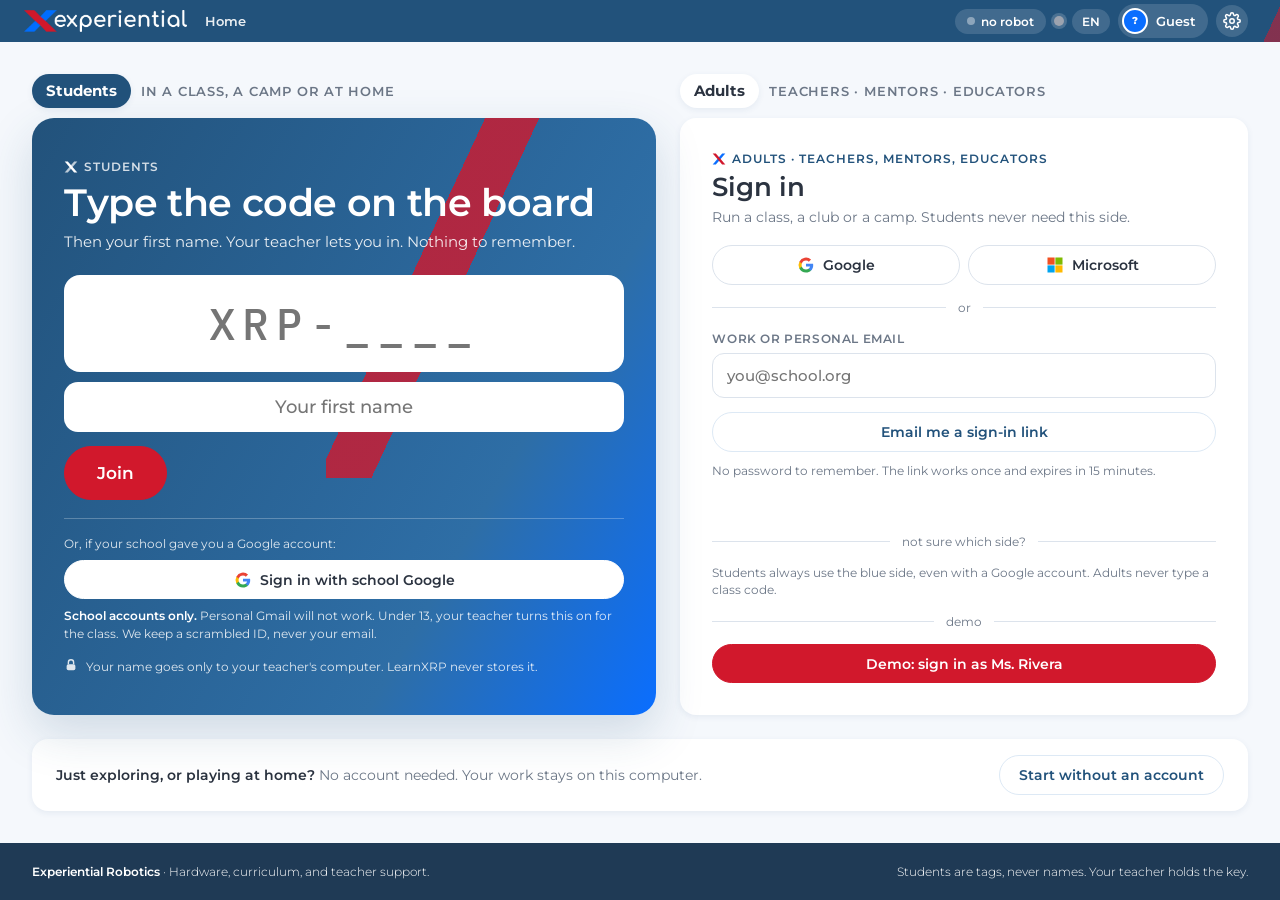
<file: brainstorming/demo1/home.html>
<!doctype html>
<html lang="en">
<head>
<meta charset="utf-8">
<meta name="viewport" content="width=device-width, initial-scale=1">
<title>LearnXRP · Home</title>
<link rel="icon" href="data:image/svg+xml,%3Csvg xmlns='http://www.w3.org/2000/svg' viewBox='0 0 40 40'%3E%3Cpath d='M38 4h-9L2 36h9z' fill='%230A6EFF'/%3E%3Cpath d='M2 4h9l27 32h-9z' fill='%23D1182C'/%3E%3C/svg%3E">
<link rel="stylesheet" href="https://fonts.googleapis.com/css2?family=Montserrat:wght@300;400;500;600;700&family=IBM+Plex+Mono:wght@400;500&display=swap">
<link rel="stylesheet" href="assets/theme.css">
<style>
.today{background:#fff;border-radius:var(--radius-md);box-shadow:var(--shadow-sm);padding:16px 24px;display:grid;grid-template-columns:auto 1fr auto;gap:16px;align-items:center;margin-bottom:24px}
.today .done{display:flex;gap:16px;font-size:13px;color:var(--color-text-muted);margin-top:4px;flex-wrap:wrap}
.today .done b{font-weight:600;color:var(--color-success)}
.hd{display:flex;justify-content:space-between;align-items:flex-end;gap:12px;flex-wrap:wrap}
.hd h2{font-size:26px}
.sub{color:var(--color-text-muted);font-size:14px;margin-top:2px}
.cards{display:grid;grid-template-columns:repeat(auto-fill,minmax(300px,1fr));gap:16px;margin-top:16px}
.ap{background:#fff;border-radius:var(--radius-md);box-shadow:var(--shadow-sm);overflow:hidden;display:flex;flex-direction:column;text-align:start;font:inherit;color:inherit;cursor:pointer;transition:all .2s ease;border:0;padding:0;text-decoration:none}
.ap:hover{box-shadow:var(--shadow-md);transform:translateY(-3px)}
.ap .thumb{height:118px;background:var(--color-surface-2);display:block;position:relative}
.ap .thumb svg{width:100%;height:100%;display:block}
.ap .where{position:absolute;inset-inline-start:10px;bottom:8px;background:rgba(31,58,85,.9);color:#fff;font-size:11px;font-weight:600;padding:3px 9px;border-radius:999px;display:inline-flex;align-items:center;gap:6px}
.ap .body{padding:16px;display:flex;flex-direction:column;gap:6px;flex:1}
.ap h3{font-size:17px}
.ap .does{font-size:13px}
.ap .kv{display:grid;grid-template-columns:78px 1fr;gap:3px 8px;font-size:12px;color:var(--color-text-muted);margin-top:4px}
.ap .kv b{font-weight:600;text-transform:uppercase;letter-spacing:.05em;font-size:10px;padding-top:2px}
.ap .foot{display:flex;justify-content:space-between;align-items:center;margin-top:auto;padding-top:10px;gap:8px}
.ap.locked{opacity:.6;cursor:not-allowed}
@media (max-width:900px){.today{grid-template-columns:1fr}}
</style>
</head>
<body>
<header id="ribbon" class="rb"></header>
<main class="band" style="flex:1">
  <div class="today" id="today">
    <span id="ring"></span>
    <div><span class="eyebrow" id="today-eyebrow"></span><div style="font-weight:600;font-size:17px" id="today-line"></div><div class="done"><span><b>✓</b> <span data-i18n="warmup">Warm-up quiz</span></span><span data-i18n="dueFri">Due Friday</span><span data-i18n="opensIn">Opens in Blocks Lab (XRPCode)</span></div></div>
    <a class="btn btn-primary" href="module.html?module=xrpcode" data-i18n="continueLesson">Continue lesson</a>
  </div>
  <div class="hd"><div><h2 data-i18n="apps">Apps</h2><div class="sub" data-i18n="appsSub">Every card says where it opens, what you do there, and what you need.</div></div><a class="btn btn-out" href="index.html?new=1" data-i18n="joinCode">Join with a code</a></div>
  <div class="cards" id="cards"></div>
</main>
<footer class="footer" data-footer></footer>
<script src="assets/shell.js"></script>
<script>
const S=LX.S,t=LX.t;
if(S.role==='guest'&&!S.name){location.replace('index.html')}
const st=LX.LESSON.steps[S.step-1];
LX.ribbon({crumb:`<b>${t('home')}</b>`});
document.getElementById('today').style.display=(S.lms&&S.lms!=='off')?'':'none';
document.getElementById('ring').innerHTML=LX.ringSvg((S.doneSteps||[]).length,7);
document.getElementById('today-eyebrow').innerHTML=LX.XMARK('#D1182C','#0A6EFF')+' '+(S.classCode?t('todayIn',{c:S.className}):t('home'));
document.getElementById('today-line').textContent=t('lessonLine',{s:S.step,t:st.t});
document.getElementById('cards').innerHTML=LX.APPS.map(a=>{const need=a.needs==='robot'?`<span class="pill blue"><i></i>${t('needsRobot')}</span>`:`<span class="pill green"><i></i>${t('noRobotNeeded')}</span>`;const phone=a.phone?`<span class="pill">${t('phoneOk')}</span>`:'';const tag=a.locked?'button':'a';const href=a.locked?'':`href="${a.page?a.page:'module.html?module='+a.id}"`;return `<${tag} class="ap ${a.locked?'locked':''}" ${href} ${a.locked?'disabled':''}><span class="thumb">${LX.THUMBS[a.thumb]}<span class="where">↗ ${a.opens}</span></span><span class="body"><h3>${a.name}</h3><span class="does">${a.does}</span><span class="kv"><b>${t('youNeed')}</b><span>${a.need}</span><b>${t('lastTime')}</b><span>${a.last}</span><b>${t('staysIn')}</b><span>${a.url?t('frame'):'LearnXRP'}</span></span><span class="foot"><span>${a.locked?`<span class="pill red">${t('askTeacher')}</span>`:need+phone}</span>${a.locked?'':`<span class="btn btn-primary sm">${t('open')} ${a.name}</span>`}</span></span></${tag}>`}).join('');
</script>
</body>
</html>
</file>
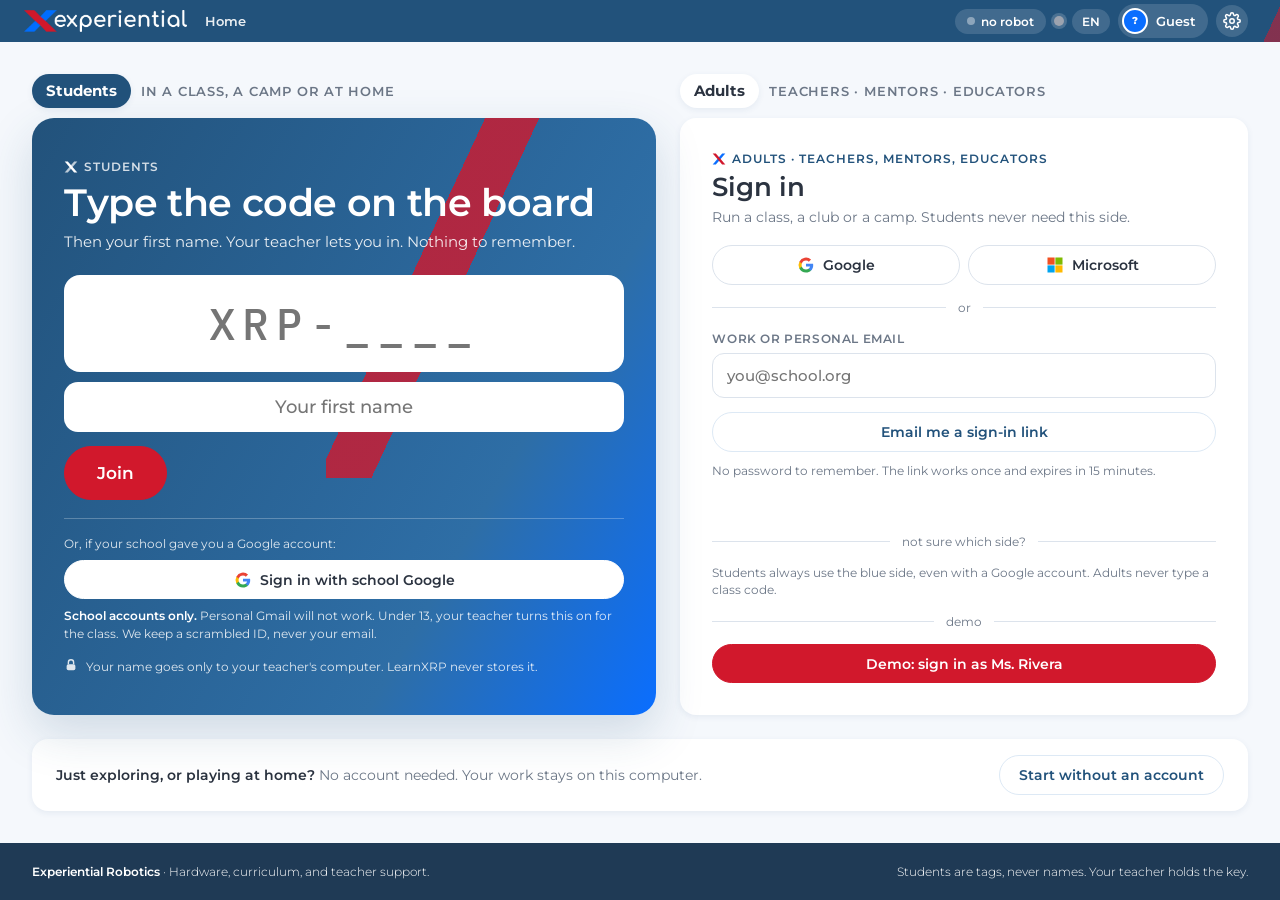
<file: brainstorming/demo1/module.html>
<!doctype html>
<html lang="en">
<head>
<meta charset="utf-8">
<meta name="viewport" content="width=device-width, initial-scale=1">
<title>LearnXRP · Module</title>
<link rel="icon" href="data:image/svg+xml,%3Csvg xmlns='http://www.w3.org/2000/svg' viewBox='0 0 40 40'%3E%3Cpath d='M38 4h-9L2 36h9z' fill='%230A6EFF'/%3E%3Cpath d='M2 4h9l27 32h-9z' fill='%23D1182C'/%3E%3C/svg%3E">
<link rel="stylesheet" href="https://fonts.googleapis.com/css2?family=Montserrat:wght@300;400;500;600;700&family=IBM+Plex+Mono:wght@400;500&display=swap">
<link rel="stylesheet" href="assets/theme.css">
<style>
body{height:100vh;overflow:hidden;zoom:1;--menu-zoom:1}
.lx-menu{zoom:var(--ui-zoom);max-height:calc((100vh - 24px) / var(--ui-zoom) - var(--ribbon-h) - 8px)}
#ribbon{zoom:var(--ui-zoom)}
.coach{zoom:var(--ui-zoom)}
.mid{flex:1;display:grid;grid-template-columns:calc(350px * var(--ui-zoom)) 1fr;min-height:0;gap:calc(16px * var(--ui-zoom));padding:calc(16px * var(--ui-zoom));height:calc(100vh - var(--ribbon-h) * var(--ui-zoom))}
.mid.buddy{grid-template-columns:calc(350px * var(--ui-zoom)) 1fr calc(340px * var(--ui-zoom))}
.mid.buddy.collapsed{grid-template-columns:calc(44px * var(--ui-zoom)) 1fr calc(340px * var(--ui-zoom))}
.mid.buddy.hidebuddy{grid-template-columns:calc(350px * var(--ui-zoom)) 1fr}
.mid.buddy.hidebuddy .bd{display:none}
.mid.buddy.solo{grid-template-columns:1fr calc(340px * var(--ui-zoom))}
.mid.buddy.solo.hidebuddy{grid-template-columns:1fr}
.bd{zoom:var(--ui-zoom);background:#fff;border-radius:var(--radius-md);box-shadow:var(--shadow-sm);display:flex;flex-direction:column;min-height:0;overflow:hidden}
.bd .hd{display:flex;align-items:center;gap:10px;padding:12px 14px;border-bottom:1px solid var(--color-border)}
.bd .bot{width:34px;height:34px;border-radius:12px;background:var(--color-accent-soft);display:grid;place-items:center;flex:none}
.bd .bot svg{width:22px;height:22px}
.bd .ctx{display:flex;gap:6px;flex-wrap:wrap;align-items:center;padding:8px 14px;background:var(--color-bg);border-bottom:1px solid var(--color-border)}
.bd .ctx .pill{cursor:pointer}
.bd .ctx .pill.off{opacity:.45;text-decoration:line-through}
.bd .log{flex:1;overflow:auto;padding:14px;display:flex;flex-direction:column;gap:10px;min-height:0;justify-content:flex-end}
.bd .msg{flex:none;width:fit-content;max-width:90%;min-width:55%;padding:10px 12px;border-radius:14px;font-size:13px;line-height:1.5}
.bd .msg.me{align-self:flex-end;background:var(--color-secondary);color:#fff;border-bottom-right-radius:4px}
.bd .msg.ai{align-self:flex-start;background:var(--color-accent-soft);border-bottom-left-radius:4px}
.bd .msg b{font-weight:600}
.bd .msg .why{display:block;font-size:11px;color:var(--color-text-muted);margin-top:6px}
.bd .quick{display:flex;gap:6px;flex-wrap:wrap;padding:0 14px 10px}
.bd .quick button{font:600 11px var(--font-sans);border:1px solid var(--color-border);background:#fff;border-radius:999px;padding:4px 10px;cursor:pointer;color:var(--color-secondary)}
.bd .in{display:flex;gap:8px;padding:12px 14px;border-top:1px solid var(--color-border)}
.bd .in input{flex:1;font:500 13px var(--font-sans);padding:9px 12px;border:1px solid var(--color-border);border-radius:999px;min-width:0}
.bd .seen{font-size:11px;color:var(--color-text-muted);padding:8px 14px;background:var(--color-bg);display:flex;align-items:center;gap:6px}
@media (max-width:900px){.mid.buddy,.mid.buddy.collapsed{grid-template-columns:1fr}}
.mid.solo{grid-template-columns:1fr}
.mid.reader .frame{width:100%;max-width:1500px;margin:0 auto}
.mid.solo .coach{display:none}
.mid.collapsed{grid-template-columns:calc(44px * var(--ui-zoom)) 1fr}
.coach{display:flex;flex-direction:column;gap:12px;min-height:0;overflow:auto}
.mid.collapsed .coach > *:not(.tog){display:none}
.tile{background:#fff;border-radius:var(--radius-md);box-shadow:var(--shadow-sm);padding:16px}
.head{display:flex;align-items:center;gap:12px}
.step{background:#fff;border-radius:var(--radius-md);box-shadow:var(--shadow-sm);border-inline-start:4px solid var(--color-secondary);padding:16px;font-size:14px}
.step h2{font-size:17px;margin:2px 0 6px}
.step p{color:var(--color-text-muted)}
.step p b{font-weight:600;color:var(--color-text)}
.rule{background:#fff;border-radius:var(--radius-sm);padding:8px 10px;font-size:12px;display:flex;gap:8px;align-items:center;margin-top:10px;border:1px solid var(--color-border)}
.rule.done{border-color:var(--color-success);background:#E3F5EA;color:var(--color-success)}
.hint{background:var(--color-accent-soft);border-radius:var(--radius-sm);padding:10px 12px;font-size:13px;display:none;margin-top:10px}
.hint.open{display:block}
.steplist{list-style:none;margin:0;padding:0;display:flex;flex-direction:column;gap:4px}
.steplist li{display:flex;gap:10px;align-items:center;font-size:13px;padding:6px 8px;border-radius:999px;color:var(--color-text-muted);cursor:pointer}
.steplist li i{width:22px;height:22px;border-radius:50%;border:2px solid var(--color-border);display:grid;place-items:center;font-size:11px;font-weight:800;flex:none;background:#fff}
.steplist li.done{color:var(--color-text)}
.steplist li.done i{background:var(--color-success);border-color:var(--color-success);color:#fff}
.steplist li.now{background:var(--color-accent-soft);color:var(--color-secondary);font-weight:600}
.steplist li.now i{border-color:var(--color-accent);color:var(--color-accent)}
.bridge{margin-top:auto;background:var(--color-dark);color:#fff;border-radius:var(--radius-md);padding:12px 16px;font-family:var(--font-mono);font-size:11px;display:flex;gap:14px;flex-wrap:wrap}
.bridge b{font-weight:500;color:rgba(255,255,255,.6)}
.bridge .dot{width:8px;height:8px;border-radius:50%;background:var(--color-success);display:inline-block;margin-inline-end:6px;vertical-align:middle}
.frame{background:#fff;border-radius:var(--radius-md);box-shadow:var(--shadow-md);overflow:hidden;position:relative;min-height:0;display:flex}
.frame iframe{border:0;width:100%;height:100%;flex:1;background:#fff}
.frame-tag{position:absolute;bottom:8px;inset-inline-end:8px;zoom:var(--ui-zoom);font:11px var(--font-mono);background:rgba(28,34,48,.85);color:#fff;padding:3px 8px;border-radius:4px;pointer-events:none}
.ph{flex:1;display:grid;place-items:center;background:repeating-linear-gradient(135deg,#f3f4f6 0 8px,#e9ebef 8px 16px);text-align:center;padding:24px}
.ph .thumb{width:min(520px,90%);border-radius:12px;overflow:hidden;box-shadow:var(--shadow-md);margin:0 auto 16px}
.ph .thumb svg{width:100%;display:block}
.tog{align-self:flex-start}
@media (max-width:900px){body{overflow:auto}.mid{grid-template-columns:1fr;height:auto}.frame{min-height:70vh}}
</style>
</head>
<body>
<header id="ribbon" class="rb"></header>
<div class="mid" id="mid">
  <aside class="coach" id="coach"></aside>
  <div class="frame" id="frame"></div>
</div>
<script src="assets/shell.js"></script>
<script>
const S=LX.S,t=LX.t;
if(S.role==='guest'&&!S.name){location.replace('index.html')}
const _q=new URLSearchParams(location.search);const app=LX.MODULES.find(a=>a.id===(_q.get('module')||_q.get('app')))||LX.MODULES[0];
if(app.page){location.replace(app.page)}
const LMS_ON=!!(S.lms&&S.lms!=='off')&&app.lesson!==false;
const L=LX.LESSON;
let step=S.step,done=new Set(S.doneSteps||[]);
LX.ribbon({crumb:LMS_ON?`<a href="home.html">${t('home')}</a> / ${L.unit} / <b>${L.title}</b> · ${app.name}`:`<a href="home.html">${t('home')}</a> / <b>${app.name}</b> <span style="opacity:.7">· ${app.provider}</span>`});
document.title='LearnXRP · '+app.name;
function lockLabel(){return S.robot==='ok'||S.robot==='low'?`XRP-3F2A → ${app.id==='xrpcode'||app.id==='python'?'wpi.xrpweb':app.id}`:t('free')}
function renderCoach(){const s=L.steps[step-1];const isDone=done.has(step);
 const stepHtml=app.lesson!==false?`<div class="step"><span class="eyebrow">${t('step')} ${step} ${t('of')} 7</span><h2>${s.t}</h2><p>${s.b}</p><div class="rule ${isDone?'done':''}"><span>${isDone?'✓':'○'}</span><span>${s.r}</span></div><div class="hint" id="hint">${s.h}</div><div style="display:flex;gap:8px;margin-top:12px;flex-wrap:wrap"><button class="btn btn-out sm" onclick="toggleHint(this)">${t('hint')}</button>${isDone?`<button class="btn btn-primary sm" onclick="nextStep()">${t('nextStep')}</button>`:`<button class="btn btn-primary sm" onclick="didIt()">${t('didIt')}</button>`}</div><div class="muted" style="font-size:11px;margin-top:10px">${t('checks')}</div></div>`
 :`<div class="step"><span class="eyebrow">${t('lesson')}</span><h2>${L.title} · ${t('step')} ${step}</h2><p>Read the <b>Reflectance</b> page in Unit 2, then come back to Blocks Lab for step ${step}.</p><div style="display:flex;gap:8px;margin-top:12px"><a class="btn btn-primary sm" href="module.html?module=xrpcode">${t('open')} Blocks Lab</a></div></div>`;
 document.getElementById('coach').innerHTML=`<button class="btn btn-ghost sm tog" onclick="document.getElementById('mid').classList.toggle('collapsed')" title="Collapse">⇔</button>
 <div class="tile head">${LX.ringSvg(done.size,7)}<div><span class="eyebrow">${LX.XMARK('#D1182C','#0A6EFF')} ${L.title}</span><div style="font-weight:600">${L.unit} · ${app.name}</div><div class="muted" style="font-size:12px">${S.classCode?t('dueFri')+' · '+S.teacher:t('syncLocal')}</div></div></div>
 ${stepHtml}
 <div class="tile" style="padding:12px 16px"><ul class="steplist">${L.steps.map((x,i)=>`<li class="${done.has(i+1)?'done':''} ${i+1===step?'now':''}" onclick="goStep(${i+1})"><i>${done.has(i+1)?'✓':i+1}</i>${x.t}</li>`).join('')}</ul></div>
 <div class="bridge"><span><i class="dot"></i>${app.id==='xrpcode'||app.id==='python'?'wpi.xrpweb':app.id}</span><span><b>${t('robot')}</b> ${lockLabel()}</span><span><b>${t('saved')}</b> ${S.sync==='local'?'local':'2s'}</span><span><b>${t('progress')}</b> ${isDone?t('done',{s:step}):t('pending',{s:step})}</span></div>`}
function renderFrame(){const f=document.getElementById('frame');if(app.url){f.innerHTML=`<iframe src="${app.url}" allow="${app.allow}" title="${app.name}" referrerpolicy="no-referrer-when-downgrade"></iframe><span class="frame-tag">iframe · ${new URL(app.url).host}${app.allow?' · allow='+app.allow.replace(/;\s*/g,' '):''}</span>`}else{f.innerHTML=`<div class="ph"><div><div class="thumb">${LX.THUMBS[app.thumb]}</div><div style="font-weight:600;font-size:18px">${app.name} · ${app.provider}</div><div class="muted" style="font-size:14px;margin-top:6px">${t('placeholder',{a:app.name})}</div></div></div><span class="frame-tag">iframe · (no public build yet)</span>`}}
function toggleHint(b){const h=document.getElementById('hint');h.classList.toggle('open');b.textContent=h.classList.contains('open')?t('hideHint'):t('hint')}
function didIt(){done.add(step);LX.set({doneSteps:[...done]});renderCoach();LX.toast('bridge: progress {step '+step+', done}')}
function nextStep(){if(step<7){step++;LX.set({step});renderCoach();LX.toast('bridge: context {activity: '+L.id+'/step-'+step+'} sent to app')}}
function goStep(n){step=n;LX.set({step});renderCoach()}
const _mid=document.getElementById('mid');if(app.lesson===false)_mid.classList.add('solo','reader');if(!LMS_ON){_mid.classList.add('solo')}else{renderCoach()}renderFrame();
function toggleLesson(){if(!LMS_ON){LX.toast('Lesson panel is off. Turn it on in demo settings (gear).');return}_mid.classList.toggle('solo')}
/* Code Buddy sidekick (demo settings → Code Buddy → on). Canned Socratic replies; the real one gets the same context over the bridge. */
const BUDDY_ON=S.buddy&&S.buddy!=='off'&&app.lesson!==false;
function toggleBuddy(){const m=document.getElementById('mid');if(!m.classList.contains('buddy')){LX.toast('Code Buddy is off. Turn it on in demo settings (gear).');return}m.classList.toggle('hidebuddy')}
const REPLIES=[[/answer/i,"I won't hand you the answer, but here is a smaller question: the shell printed <b>0.08</b> on the floor. Is that closer to 0 or to 1? Whatever it is, the tape will be the other one.","Rule: hints, not answers. Third time I offer a worked example on the rangefinder instead."],[/reflect/i,"Reflectance is how much light bounces back. White floor bounces a lot, black tape almost none. The sensor gives a number from 0 to 1. Which end do you think is black?","From the Reflectance docs page, which is in your context."],[/0\.08|print|shell/i,"0.08 is what the floor looks like to the sensor: bright, so a small number. Hold the robot over the tape and run again. What number do you expect?","I can see the last telemetry frame: reflectance_left = 0.08."],[/.*/,"Good question. Look at your program: what block from Sensors would give the print block something to say?","I can see the program on screen once the bridge exists; for now I only know the step."]];
function renderBuddy(){if(!BUDDY_ON)return;const m=document.getElementById('mid');m.classList.add('buddy');const s=L.steps[step-1];m.insertAdjacentHTML('beforeend',`<aside class="bd" id="bd"><div class="hd"><span class="bot">${LX.BOT}</span><div><div style="font-weight:600">Code Buddy</div><div class="muted" style="font-size:11px">Step ${step} · your blocks · ${S.robot==='ok'?'XRP-3F2A':'no robot'}</div></div><span class="pill green" style="margin-inline-start:auto"><i></i>on</span></div><div class="ctx"><span class="muted" style="font-size:11px;align-self:center">Can see:</span><span class="pill blue" onclick="this.classList.toggle('off')">the step</span><span class="pill blue" onclick="this.classList.toggle('off')">my blocks</span><span class="pill blue" onclick="this.classList.toggle('off')">the robot</span></div><div class="log" id="bd-log"><div class="msg ai">Hi ${S.name||'there'}. You are on <b>step ${step}, ${s.t.toLowerCase()}</b>. ${step===3?'I can see your program has a print block but nothing inside it yet. What do you think goes in there?':'What have you tried so far?'}</div></div><div class="quick"><button onclick="askBuddy('What does reflectance mean?')">What does reflectance mean?</button><button onclick="askBuddy('Why does it print 0.08?')">Why does it print 0.08?</button><button onclick="askBuddy('Just tell me the answer')">Just tell me the answer</button></div><div class="in"><input id="bd-in" placeholder="Ask about your program, the robot, or the step" onkeydown="if(event.key==='Enter')askBuddy(this.value)"><button class="btn btn-primary sm" onclick="askBuddy(document.getElementById('bd-in').value)">Ask</button></div><div class="seen"><svg width="12" height="12" viewBox="0 0 16 16"><circle cx="8" cy="8" r="6" fill="none" stroke="#22527B" stroke-width="1.6"/><circle cx="8" cy="8" r="2" fill="#22527B"/></svg>${S.teacher} can see this chat. Nothing here leaves the class.</div></aside>`)}
function askBuddy(q){q=(q||'').trim();if(!q)return;const log=document.getElementById('bd-log');log.insertAdjacentHTML('beforeend',`<div class="msg me">${q.replace(/</g,'&lt;')}</div>`);document.getElementById('bd-in').value='';const r=REPLIES.find(x=>x[0].test(q));setTimeout(()=>{log.insertAdjacentHTML('beforeend',`<div class="msg ai">${r[1]}<span class="why">${r[2]}</span></div>`);log.scrollTop=1e4},600);log.scrollTop=1e4}
renderBuddy();

</script>
</body>
</html>
</file>
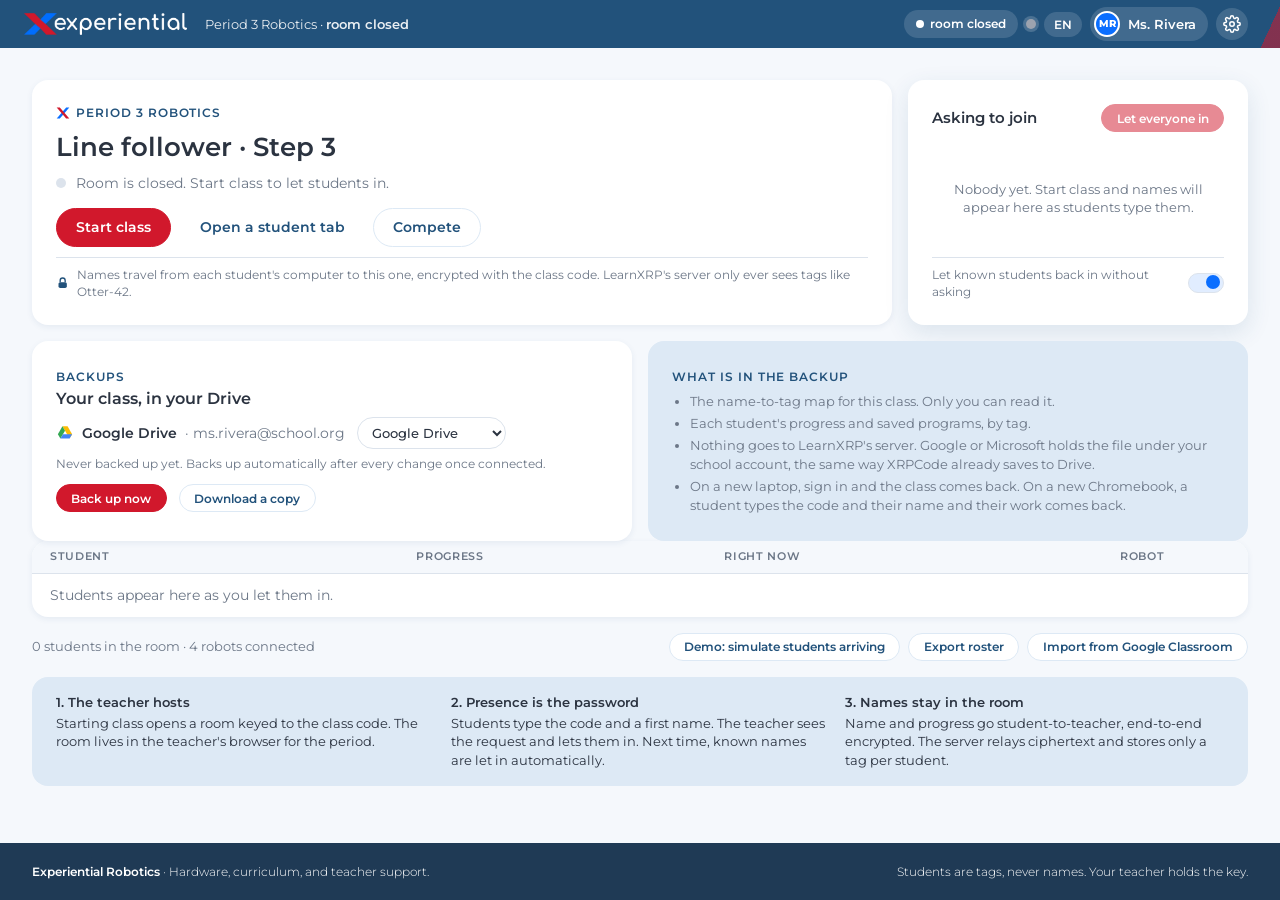
<file: brainstorming/demo1/teacher.html>
<!doctype html>
<html lang="en">
<head>
<meta charset="utf-8">
<meta name="viewport" content="width=device-width, initial-scale=1">
<title>LearnXRP · Teacher</title>
<link rel="icon" href="data:image/svg+xml,%3Csvg xmlns='http://www.w3.org/2000/svg' viewBox='0 0 40 40'%3E%3Cpath d='M38 4h-9L2 36h9z' fill='%230A6EFF'/%3E%3Cpath d='M2 4h9l27 32h-9z' fill='%23D1182C'/%3E%3C/svg%3E">
<link rel="stylesheet" href="https://fonts.googleapis.com/css2?family=Montserrat:wght@300;400;500;600;700&family=IBM+Plex+Mono:wght@400;500&display=swap">
<link rel="stylesheet" href="assets/theme.css">
<style>
.top{display:grid;grid-template-columns:1fr 340px;gap:16px;align-items:stretch;margin-bottom:16px}
.room{display:flex;flex-direction:column;gap:10px}
.room h1{font-size:26px;margin:2px 0 0}
.room .st{display:flex;align-items:center;gap:10px;font-size:14px;color:var(--color-text-muted)}
.room .st i{width:10px;height:10px;border-radius:50%;background:var(--color-border);display:inline-block}
.room.live .st i{background:var(--color-success);box-shadow:0 0 0 4px #E3F5EA}
.codebox{display:none;align-items:center;gap:16px;margin-top:6px;flex-wrap:wrap}
.room.live .codebox{display:flex}
.codebox .code{font-family:var(--font-mono);font-size:34px;letter-spacing:.16em;color:var(--color-secondary);font-weight:500;background:var(--color-bg);border-radius:var(--radius-sm);padding:6px 18px}
.codebox .url{font-size:14px;color:var(--color-text-muted)}
.lock{font-size:12px;color:var(--color-text-muted);display:flex;align-items:center;gap:8px;margin-top:auto;padding-top:8px;border-top:1px solid var(--color-border)}
.queue{display:flex;flex-direction:column;gap:8px;min-height:180px;box-shadow:var(--shadow-md)}
.queue .hd{display:flex;justify-content:space-between;align-items:center;gap:8px}
.queue .hd h3{font-size:15px}
.req{display:flex;align-items:center;gap:10px;padding:8px 10px;border-radius:var(--radius-sm);background:var(--color-accent-soft);animation:pop .25s ease}
@keyframes pop{from{transform:translateY(6px);opacity:0}to{transform:none;opacity:1}}
.req .nm{font-weight:600;flex:1}
.req .from{font-size:11px;color:var(--color-text-muted);display:block;font-weight:400}
.empty{font-size:13px;color:var(--color-text-muted);text-align:center;padding:20px 8px;flex:1;display:grid;place-items:center}
.auto{display:flex;align-items:center;justify-content:space-between;gap:8px;font-size:12px;color:var(--color-text-muted);border-top:1px solid var(--color-border);padding-top:8px;margin-top:auto}
.switch{display:inline-flex;align-items:center;gap:8px;cursor:pointer;user-select:none}
.switch i{width:36px;height:20px;border-radius:10px;background:var(--color-surface-2);border:1px solid var(--color-border);position:relative;transition:all .15s ease}
.switch i::after{content:"";position:absolute;top:1px;left:1px;width:14px;height:14px;border-radius:50%;background:var(--color-text-muted);transition:all .15s ease}
.switch.on i{background:var(--color-accent-soft)}
.switch.on i::after{left:17px;background:var(--color-accent)}
.list{background:#fff;border-radius:var(--radius-md);box-shadow:var(--shadow-sm);overflow:hidden}
.li{display:grid;grid-template-columns:1.2fr 1fr 1.3fr 110px;gap:16px;align-items:center;padding:11px 18px;border-bottom:1px solid var(--color-border);font-size:14px}
.li:last-child{border-bottom:0}
.li.hd{font-size:11px;text-transform:uppercase;letter-spacing:.06em;color:var(--color-text-muted);font-weight:600;background:var(--color-bg);padding:8px 18px}
.li .nm{font-weight:600}
.li .nm small{display:block;font-weight:400;font-size:11px;color:var(--color-text-muted);font-family:var(--font-mono)}
.li .p{display:flex;align-items:center;gap:10px;color:var(--color-text-muted);font-size:13px}
.li .bar{height:6px;border-radius:3px;background:var(--color-surface-2);width:90px;overflow:hidden;flex:none}
.li .bar i{display:block;height:100%;background:var(--color-secondary)}
.li .st{display:flex;align-items:center;gap:8px;font-size:13px}
.li .st i{width:8px;height:8px;border-radius:50%;display:inline-block;background:var(--color-success);flex:none}
.li .st i.amber{background:var(--amber)}
.li .robotcell{font-family:var(--font-mono);font-size:12px;color:var(--color-text-muted)}
.li.new{background:#F3FBF6}
.backup{display:grid;grid-template-columns:1fr 1fr;gap:16px;margin:16px 0 0}
.backup .card h3{font-size:16px;margin:4px 0 8px}
.backup .row{display:flex;align-items:center;gap:12px;flex-wrap:wrap;font-size:14px}
.backup .prov{display:inline-flex;align-items:center;gap:8px;font-weight:600}
.backup .prov svg{width:18px;height:18px}
.backup .meta{font-size:12px;color:var(--color-text-muted);margin-top:6px}
.backup select{font:500 13px var(--font-sans);padding:6px 10px;border:1px solid var(--color-border);border-radius:999px;background:#fff;color:var(--color-text)}
.backup ul{margin:6px 0 0;padding-inline-start:18px;font-size:13px;color:var(--color-text-muted)}
.backup li{margin-bottom:3px}
@media (max-width:900px){.backup{grid-template-columns:1fr}}
.foot2{display:flex;gap:8px;align-items:center;margin-top:16px;flex-wrap:wrap;font-size:13px;color:var(--color-text-muted)}
.foot2 .sp{flex:1}
.how{margin-top:16px;background:var(--color-secondary-soft);border-radius:var(--radius-md);padding:16px 24px;font-size:13px;display:grid;grid-template-columns:repeat(3,1fr);gap:16px}
.how b{display:block;font-weight:600;margin-bottom:2px}
.board{position:fixed;inset:0;background:rgba(20,25,35,.6);display:none;align-items:center;justify-content:center;z-index:300}
.board.open{display:flex}
.board .card{width:min(900px,94%);padding:48px;text-align:center}
.board .code{font-family:var(--font-mono);font-size:clamp(48px,10vw,120px);letter-spacing:.18em;line-height:1;margin:12px 0;color:var(--color-secondary)}
.board .url{font-size:26px;font-family:var(--font-mono)}
@media (max-width:900px){.top,.how{grid-template-columns:1fr}.li{grid-template-columns:1fr 1fr}}
</style>
</head>
<body>
<header id="ribbon" class="rb"></header>
<main class="band" style="flex:1">
  <div class="top">
    <div class="card room" id="room">
      <span class="eyebrow" id="cls-eyebrow"></span>
      <h1>Line follower · <span data-i18n="step">Step</span> <span id="stepn"></span></h1>
      <div class="st"><i></i><span id="room-st"></span></div>
      <div class="codebox"><span class="code" id="code"></span><span class="url" id="code-help"></span><button class="btn btn-out" onclick="document.getElementById('board').classList.add('open')" data-i18n="showBoard">Show on board</button></div>
      <div style="display:flex;gap:8px;margin-top:4px;flex-wrap:wrap"><button class="btn btn-primary" id="start" onclick="startRoom()" data-i18n="startClass">Start class</button><button class="btn btn-out" id="end" style="display:none" onclick="endRoom()" data-i18n="endClass">End class</button><a class="btn btn-ghost" href="index.html" target="_blank" rel="noopener" data-i18n="openStudent">Open a student tab</a><a class="btn btn-out" href="compete.html">Compete</a></div>
      <div class="lock"><svg width="14" height="14" viewBox="0 0 16 16"><rect x="3" y="7" width="10" height="7" rx="2" fill="#22527B"/><path d="M5 7V5a3 3 0 016 0v2" fill="none" stroke="#22527B" stroke-width="1.6"/></svg><span data-i18n="lock"></span></div>
    </div>
    <div class="card queue">
      <div class="hd"><h3 data-i18n="asking">Asking to join</h3><button class="btn btn-primary sm" id="admitall" onclick="admitAll()" disabled data-i18n="letAll">Let everyone in</button></div>
      <div id="queue" style="display:flex;flex-direction:column;gap:6px"></div>
      <div class="empty" id="qempty" data-i18n="nobodyYet"></div>
      <div class="auto"><span data-i18n="autoAdmit"></span><label class="switch" id="autosw" onclick="toggleAuto()"><i></i></label></div>
    </div>
  </div>
  <div class="backup">
    <div class="card">
      <span class="eyebrow" data-i18n="backupsEyebrow">Backups</span>
      <h3 data-i18n="backupsTitle">Your class, in your Drive</h3>
      <div class="row"><span class="prov" id="bk-prov"></span><select id="bk-sel" onchange="setProvider(this.value)"><option value="gdrive">Google Drive</option><option value="onedrive">OneDrive</option><option value="local">This device only</option></select></div>
      <div class="meta" id="bk-meta"></div>
      <div class="row" style="margin-top:12px"><button class="btn btn-primary sm" onclick="backupNow()" data-i18n="backupNow">Back up now</button><button class="btn btn-out sm" onclick="downloadBackup()" data-i18n="downloadBackup">Download a copy</button></div>
    </div>
    <div class="card" style="background:var(--color-secondary-soft);box-shadow:none">
      <span class="eyebrow" data-i18n="whatsInside">What is in the backup</span>
      <ul><li data-i18n="bk1">The name-to-tag map for this class. Only you can read it.</li><li data-i18n="bk2">Each student's progress and saved programs, by tag.</li><li data-i18n="bk3">Nothing goes to LearnXRP's server. Google or Microsoft holds the file under your school account, the same way XRPCode already saves to Drive.</li><li data-i18n="bk4">On a new laptop, sign in and the class comes back. On a new Chromebook, a student types the code and their name and their work comes back.</li></ul>
    </div>
  </div>
  <div class="list" id="list"></div>
  <div class="foot2"><span id="sum"></span><span class="sp"></span><button class="btn btn-out sm" onclick="simulate()" data-i18n="simulate">Demo: simulate students arriving</button><button class="btn btn-out sm" onclick="LX.toast('Roster saved on this computer. Export writes a file.')" data-i18n="exportRoster">Export roster</button><button class="btn btn-out sm" onclick="LX.toast('Google Classroom import is a later phase')" data-i18n="importGC">Import from Google Classroom</button></div>
  <div class="how"><div><b data-i18n="how1"></b><span data-i18n="how1b"></span></div><div><b data-i18n="how2"></b><span data-i18n="how2b"></span></div><div><b data-i18n="how3"></b><span data-i18n="how3b"></span></div></div>
</main>
<footer class="footer" data-footer></footer>
<div class="board" id="board" onclick="if(event.target===this)this.classList.remove('open')"><div class="card"><span class="eyebrow" id="board-cls"></span><div style="font-weight:600;font-size:28px" data-i18n="joinCode">Join with a code</div><div class="url">learnxrp.org/join</div><div class="code" id="board-code"></div><div class="muted" data-i18n="joinSub"></div></div></div>
<script src="assets/shell.js"></script>
<script>
const S=LX.S,t=LX.t;
if(S.role!=='teacher'){LX.set({role:'teacher'})}
const CODE=S.classCode&&/^XRP-/.test(S.classCode)?S.classCode:'XRP-7K2Q';
LX.set({classCode:CODE});
LX.ribbon({crumb:`${S.className} · <b>${S.roomOpen?t('roomOpen'):t('roomClosed')}</b>`});
document.getElementById('cls-eyebrow').innerHTML=LX.XMARK('#D1182C','#0A6EFF')+' '+S.className;
document.getElementById('stepn').textContent=S.step;
document.getElementById('code').textContent=CODE;document.getElementById('board-code').textContent=CODE;document.getElementById('board-cls').textContent=S.className;
document.getElementById('code-help').innerHTML=t('codeHelp',{u:'learnxrp.org/join'});
let Q=[];let roster=S.roster||[];
const SIMS=[{n:'Maya',d:'Chromebook 04',known:true},{n:'Jamal',d:'Chromebook 11',known:true},{n:'Sofia',d:'Chromebook 07',known:true},{n:'Ethan',d:'Chromebook 02',known:false},{n:'Priya',d:'Chromebook 09',known:true},{n:'Leo',d:'Chromebook 12',known:false}];
const STEPS=[3,4,3,5,2,4,3,3,6,1,2,0];
function autoOn(){return !!S.autoAdmit}
function paintRoom(){const r=document.getElementById('room');r.classList.toggle('live',S.roomOpen);document.getElementById('room-st').textContent=S.roomOpen?t('roomOpenMsg'):(roster.length?t('classEnded',{n:roster.length}):t('roomClosedMsg'));document.getElementById('start').style.display=S.roomOpen?'none':'';document.getElementById('end').style.display=S.roomOpen?'':'none';document.getElementById('autosw').classList.toggle('on',autoOn());LX.ribbon({crumb:`${S.className} · <b>${S.roomOpen?t('roomOpen'):t('roomClosed')}</b>`})}
function startRoom(){LX.set({roomOpen:true,roster:[]});roster=[];Q=[];paintRoom();renderQ();renderList();LX.toast('Room opened. Names go straight to this computer.')}
function endRoom(){LX.set({roomOpen:false});Q=[];paintRoom();renderQ()}
function toggleAuto(){LX.set({autoAdmit:!autoOn()});paintRoom();LX.toast(autoOn()?'Returning students are let in automatically':'You will approve every join')}
/* real requests arrive from index.html in another tab via localStorage */
LX.on('lx.join',m=>{if(!S.roomOpen){LX.emit('lx.deny',{name:m.name});LX.toast(m.name+' tried to join, but the room is closed.');return}arrive({n:m.name,d:m.device||'another tab',known:!!m.known,real:true})});
function arrive(p){if(p.known&&autoOn()){admit(p,true);return}Q.push(p);renderQ()}
function renderQ(){document.getElementById('queue').innerHTML=Q.map((p,i)=>`<div class="req"><span class="nm">${p.n}<span class="from">${p.known?t('beenBefore'):t('newName')} · ${p.d}${p.real?' · live':''}</span></span><button class="btn btn-primary sm" onclick="admitIdx(${i})">${t('letIn')}</button><button class="btn btn-out sm" onclick="denyIdx(${i})">${t('notMine')}</button></div>`).join('');document.getElementById('qempty').style.display=Q.length?'none':'';document.getElementById('admitall').disabled=!Q.length}
function admitIdx(i){const p=Q.splice(i,1)[0];renderQ();admit(p,false)}
function denyIdx(i){const p=Q.splice(i,1)[0];renderQ();LX.emit('lx.deny',{name:p.n});LX.toast(p.n+' was not let in.')}
function admitAll(){const all=Q.splice(0);renderQ();all.forEach(p=>admit(p,false))}
function admit(p,auto){const i=roster.length;roster.push({n:p.n,d:p.d,tag:LX.newTag(),step:STEPS[i%STEPS.length]||3,app:'Blocks Lab',robot:i%3===0?'XRP-'+(3000+i*7).toString(16).toUpperCase().slice(-4):null,min:i%4===2?12+i:0,fresh:true});LX.set({roster});LX.emit('lx.admit',{name:p.n});renderList();paintRoom();LX.toast(auto?`${p.n} is back on ${p.d}. Let in automatically.`:`${p.n} is in.`)}
function renderList(){const l=document.getElementById('list');l.innerHTML=`<div class="li hd"><span>${t('student')}</span><span>${t('progressCol')}</span><span>${t('rightNow')}</span><span>${t('robotCol')}</span></div>`+(roster.length?roster.map(r=>`<div class="li ${r.fresh?'new':''}"><span class="nm">${r.n}<small>${r.tag} · ${r.d}</small></span><span class="p"><span class="bar"><i style="width:${Math.round(r.step/7*100)}%"></i></span>${t('stepOf',{s:r.step})}</span><span class="st"><i class="${r.min?'amber':''}"></i>${r.min?t('quiet',{m:r.min,a:r.app}):t('working',{a:r.app})}</span><span class="robotcell">${r.robot||'—'}</span></div>`).join(''):`<div class="li" style="color:var(--color-text-muted);grid-template-columns:1fr">${t('appear')}</div>`);document.getElementById('sum').textContent=t('inRoom',{n:roster.length});setTimeout(()=>{roster.forEach(r=>r.fresh=false);l.querySelectorAll('.li.new').forEach(e=>e.classList.remove('new'))},1500)}
function simulate(){if(!S.roomOpen){LX.toast(t('roomClosedMsg'));return}let i=0;const f=setInterval(()=>{if(i>=SIMS.length){clearInterval(f);return}arrive(SIMS[i++])},1500)}
paintRoom();renderQ();renderList();
/* backups: provider + last backup time live in state; Download writes a real JSON file */
const PROV={gdrive:{n:'Google Drive',acct:'ms.rivera@school.org',ic:'<svg viewBox="0 0 24 24"><path d="M8.6 3h6.8l6.1 10.5-3.4 5.9z" fill="#FBBC04"/><path d="M2.5 13.5L8.6 3l3.4 5.9-6.1 10.5z" fill="#34A853"/><path d="M5.9 19.4l3.4-5.9h12.2l-3.4 5.9z" fill="#4285F4"/></svg>'},onedrive:{n:'OneDrive',acct:'ms.rivera@school.org',ic:'<svg viewBox="0 0 24 24"><path d="M6 17h12a3.5 3.5 0 00.5-7A5 5 0 009 8.5 4 4 0 006 17z" fill="#0364B8"/></svg>'},local:{n:'This device only',acct:'',ic:'<svg viewBox="0 0 24 24" fill="none" stroke="#22527B" stroke-width="2"><rect x="3" y="4" width="18" height="12" rx="2"/><path d="M8 20h8"/></svg>'}};
function paintBackup(){const k=S.backupProvider||'gdrive';const p=PROV[k];document.getElementById('bk-sel').value=k;document.getElementById('bk-prov').innerHTML=p.ic+p.n+(p.acct?' <span class="muted" style="font-weight:400">· '+p.acct+'</span>':'');const when=S.lastBackup?new Date(S.lastBackup):null;const ago=when?Math.max(0,Math.round((Date.now()-when)/60000)):null;document.getElementById('bk-meta').textContent=k==='local'?'Not backed up. Clearing this browser loses the class. Download a copy or pick a provider.':(ago===null?'Never backed up yet. Backs up automatically after every change once connected.':'Last backup '+(ago===0?'just now':ago+' min ago')+' · '+roster.length+' students · LearnXRP/'+S.className+'.json')}
function setProvider(k){LX.set({backupProvider:k});if(k!=='local'){LX.toast('Demo: a real deploy asks for the '+PROV[k].n+' file scope here (only files this app creates).');LX.set({lastBackup:Date.now()})}paintBackup()}
function backupNow(){if((S.backupProvider||'gdrive')==='local'){LX.toast('Pick Google Drive or OneDrive first, or download a copy.');return}const m=document.getElementById('bk-meta');m.textContent='Backing up…';setTimeout(()=>{LX.set({lastBackup:Date.now()});paintBackup();LX.toast('Backed up to '+PROV[S.backupProvider||'gdrive'].n)},900)}
function downloadBackup(){const data={class:S.className,code:CODE,exported:new Date().toISOString(),students:roster.map(r=>({name:r.n,tag:r.tag,device:r.d,step:r.step,robot:r.robot}))};const blob=new Blob([JSON.stringify(data,null,2)],{type:'application/json'});const a=document.createElement('a');a.href=URL.createObjectURL(blob);a.download=(S.className||'class').replace(/\s+/g,'_')+'.learnxrp.json';document.body.appendChild(a);a.click();a.remove();LX.toast('Downloaded. Names are in this file, so keep it where you keep grades.')}
const _renderList=renderList;renderList=function(){_renderList();paintBackup()};
paintBackup();
</script>
</body>
</html>
</file>
<file: brainstorming/demo1/assets/theme.css>
/* LearnXRP demo1 · Experiential playful theme + shared components. Plain CSS, no build. */
:root{
  --color-bg:#F5F8FC;--color-surface:#FFFFFF;--color-surface-2:#E9EEF5;--color-border:#DCE3EC;
  --color-text:#2B3340;--color-text-muted:#6C7787;
  --color-primary:#D1182C;--color-primary-hover:#B21425;--color-primary-soft:#FDE4E7;
  --color-secondary:#22527B;--color-secondary-soft:#DDE9F5;
  --color-accent:#0A6EFF;--color-accent-soft:#E1EDFF;
  --color-danger:#DC3545;--color-success:#1E9E5A;--color-dark:#1F3A55;--amber:#E5A000;
  --font-sans:'Montserrat',system-ui,sans-serif;--font-mono:'IBM Plex Mono',ui-monospace,monospace;
  --radius-sm:10px;--radius-md:16px;--radius-lg:22px;
  --shadow-sm:0 2px 6px rgba(34,82,123,.08);--shadow-md:0 8px 24px rgba(34,82,123,.12);--shadow-lg:0 18px 48px rgba(34,82,123,.18);
  --ribbon-h:48px;
}
/* Scale the whole UI on wide screens so a 1280px design does not float in a 2500px window.
   Chrome/Edge honor zoom; iframes keep their own scale. */
:root{--ui-zoom:1}
@media (min-width:1600px){:root{--ui-zoom:1.12}}
@media (min-width:1900px){:root{--ui-zoom:1.25}}
@media (min-width:2300px){:root{--ui-zoom:1.4}}
@media (min-width:3000px){:root{--ui-zoom:1.7}}
body{zoom:var(--ui-zoom);--menu-zoom:var(--ui-zoom)}
*{box-sizing:border-box}
html,body{margin:0;height:100%}
body{background:var(--color-bg);color:var(--color-text);font-family:var(--font-sans);font-size:15px;line-height:1.45;display:flex;flex-direction:column;min-height:100vh}
h1,h2,h3{margin:0;line-height:1.15;font-weight:600}
p{margin:0}
a{color:var(--color-secondary)}
.muted{color:var(--color-text-muted)}
.mono{font-family:var(--font-mono)}
.eyebrow{font-size:12px;font-weight:600;letter-spacing:.08em;text-transform:uppercase;color:var(--color-secondary);display:inline-flex;align-items:center;gap:6px}
.eyebrow svg{width:14px;height:14px}
.band{padding:32px;width:100%;max-width:1344px;margin:0 auto}
.container{width:100%;max-width:1344px;margin:0 auto;padding:0 32px}
.card{background:#fff;border-radius:var(--radius-md);box-shadow:var(--shadow-sm);padding:24px}
.btn{font:600 14px var(--font-sans);border:1px solid var(--color-border);background:#fff;color:var(--color-text);border-radius:999px;padding:.6rem 1.2rem;cursor:pointer;transition:all .15s ease;display:inline-flex;align-items:center;justify-content:center;gap:8px;text-decoration:none;white-space:nowrap}
.btn:hover{transform:translateY(-1px);box-shadow:var(--shadow-sm)}
.btn:disabled{opacity:.5;cursor:not-allowed;transform:none;box-shadow:none}
.btn-primary{background:var(--color-primary);color:#fff;border-color:var(--color-primary)}
.btn-primary:hover{background:var(--color-primary-hover)}
.btn-out{color:var(--color-secondary);border-color:var(--color-secondary-soft)}
.btn-ghost{border-color:transparent;background:transparent;color:var(--color-secondary)}
.btn.sm{padding:.35rem .9rem;font-size:12px}
.btn.block{width:100%}
.in{font:500 15px var(--font-sans);padding:12px 14px;border:1px solid var(--color-border);border-radius:12px;background:#fff;width:100%;color:var(--color-text)}
.in:focus{outline:none;border-color:var(--color-accent);box-shadow:0 0 0 3px var(--color-accent-soft)}
.in.code{font-family:var(--font-mono);font-size:26px;letter-spacing:.18em;text-transform:uppercase;text-align:center;padding:14px}
.in.bad{border-color:var(--color-danger)}
.lbl{font-size:12px;font-weight:600;color:var(--color-text-muted);text-transform:uppercase;letter-spacing:.05em;display:block;margin:0 0 6px}
.field{margin-bottom:14px}
.pill{display:inline-flex;align-items:center;gap:6px;font-size:11px;font-weight:600;padding:4px 10px;border-radius:999px;background:var(--color-surface-2);color:var(--color-text-muted);white-space:nowrap}
.pill i{width:7px;height:7px;border-radius:50%;background:currentColor;display:inline-block}
.pill.green{background:#E3F5EA;color:var(--color-success)}
.pill.blue{background:var(--color-accent-soft);color:var(--color-accent)}
.pill.red{background:var(--color-primary-soft);color:var(--color-primary)}
.pill.amber{background:#FFF1D6;color:#8A5A00}
.ring{width:56px;height:56px;position:relative;display:inline-grid;place-items:center;font-weight:700;font-size:12px;color:var(--color-secondary);flex:none}
.ring svg{position:absolute;inset:0;transform:rotate(-90deg)}
.ring circle{fill:none;stroke-width:6;stroke-linecap:round}
.ring .bg{stroke:var(--color-surface-2)}
.ring .fg{stroke:var(--color-primary);stroke-dasharray:151;transition:stroke-dashoffset .5s ease}
.spin{width:28px;height:28px;border-radius:50%;border:3px solid var(--color-surface-2);border-top-color:var(--color-primary);animation:spin .8s linear infinite;display:inline-block}
@keyframes spin{to{transform:rotate(360deg)}}
@media (prefers-reduced-motion:reduce){.spin{animation:none}}
.toast{position:fixed;left:50%;bottom:24px;transform:translateX(-50%) translateY(20px);background:#1C2230;color:#fff;padding:10px 16px;border-radius:8px;font:14px var(--font-sans);opacity:0;transition:all .2s ease;z-index:9997;pointer-events:none;max-width:90vw}
.toast.show{opacity:1;transform:translateX(-50%) translateY(0)}
.footer{background:var(--color-dark);color:#fff;padding:20px max(32px,calc((100% - 1280px)/2));font-size:12px;display:flex;justify-content:space-between;gap:24px;margin-top:auto;font-weight:300;flex-wrap:wrap}
.footer b{font-weight:600}
.demo-note{font-size:12px;color:var(--color-text-muted);background:var(--color-secondary-soft);border-radius:var(--radius-sm);padding:8px 12px}

/* ===== Ribbon A: slim and constant, 48px ===== */
.rb{--bar:#22527B;--acc:#0A6EFF;--pri:#D1182C;position:sticky;top:0;z-index:100;height:var(--ribbon-h);background:var(--bar);color:#fff;display:flex;align-items:center;gap:8px;padding-inline:max(24px,calc((100% - 1280px)/2)) max(16px,calc((100% - 1200px)/2 - 8px));font-size:14px;overflow:visible}
.rb .motif{position:absolute;inset-inline-end:0;top:0;height:100%;width:110px;overflow:hidden;pointer-events:none;z-index:0}
.rb .motif::before{content:"";position:absolute;inset-inline-end:-70px;top:-30px;width:150px;height:140px;background:linear-gradient(115deg,transparent 45%,var(--pri) 45% 58%,transparent 58% 62%,var(--acc) 62% 75%,transparent 75%);opacity:.55}
[dir=rtl] .rb .motif::before{transform:scaleX(-1)}
.rb > *{position:relative;z-index:1;flex:none}
.rb .brand{display:flex;align-items:center;gap:8px;font-weight:700;text-decoration:none;color:#fff;margin-inline-end:10px}
.rb .brand img{height:22px;display:block}
.rb .brand svg{width:22px;height:22px}
.rb .crumb{font-size:13px;opacity:.9;white-space:nowrap;overflow:hidden;text-overflow:ellipsis;flex:1 1 auto;min-width:0}
.rb .crumb b{font-weight:600}
.rb .crumb a{color:#fff;text-decoration:none;opacity:.85}
.rb .sp{flex:1 1 auto}
.rb .chip{display:inline-flex;align-items:center;gap:6px;font-size:12px;font-weight:600;padding:5px 12px;border-radius:999px;background:rgba(255,255,255,.14);white-space:nowrap;cursor:pointer;border:0;color:#fff;font-family:var(--font-sans)}
.rb .chip i{width:8px;height:8px;border-radius:50%;background:#fff;display:inline-block;flex:none}
.rb .chip.ok{background:#DCF5E6;color:#1E7A45}.rb .chip.ok i{background:#1E9E5A}
.rb .chip.warn{background:#FFF1D6;color:#8A5A00}.rb .chip.warn i{background:#E5A000}
.rb .chip.bad{background:#FDE4E7;color:#B21425}.rb .chip.bad i{background:#D1182C}
.rb .chip.q i{animation:blink 1s ease infinite}
@keyframes blink{50%{opacity:.2}}
.rb .sync{width:10px;height:10px;border-radius:50%;background:#1E9E5A;display:inline-block;box-shadow:0 0 0 3px rgba(255,255,255,.18);cursor:pointer}
.rb .sync.local{background:#9CA3AF}.rb .sync.off{background:#E5A000}
.rb .lang{font:600 12px var(--font-sans);color:#fff;background:rgba(255,255,255,.14);border:0;border-radius:999px;padding:5px 10px;cursor:pointer;appearance:none;-webkit-appearance:none}
.rb .lang option{color:#222}
.rb .me{display:inline-flex;align-items:center;gap:8px;font-size:13px;font-weight:600;background:rgba(255,255,255,.14);border-radius:999px;padding:4px 12px 4px 4px;white-space:nowrap;text-decoration:none;color:#fff}
.rb .me .av{width:26px;height:26px;border-radius:50%;background:var(--acc);border:2px solid #fff;display:grid;place-items:center;font-size:10px;font-weight:800}
.rb .chip.buddy,.rb .chip.lesson{background:#fff;color:var(--color-secondary)}
.rb .chip.buddy .bi,.rb .chip.lesson .bi{width:16px;height:16px;display:inline-block}
.rb .chip.buddy .bi svg,.rb .chip.lesson .bi svg{width:16px;height:16px;display:block}
.rb .gear{width:32px;height:32px;border-radius:50%;background:rgba(255,255,255,.14);border:0;color:#fff;cursor:pointer;display:grid;place-items:center}
.rb .gear:hover{background:rgba(255,255,255,.26)}
.rb .gear svg{width:18px;height:18px}
/* settings menu */
.lx-menu{position:fixed;top:calc(var(--ribbon-h) + 8px);inset-inline-end:12px;width:320px;max-height:calc((100vh - 24px) / var(--menu-zoom,1) - var(--ribbon-h) - 8px);overflow:auto;overscroll-behavior:contain;background:#fff;color:var(--color-text);border-radius:var(--radius-md);box-shadow:var(--shadow-lg);padding:16px;z-index:200;font-size:13px;display:none}
.lx-menu.open{display:block}
.lx-menu h4{margin:0 0 4px;font-size:14px}
.lx-menu .sub{font-size:11px;color:var(--color-text-muted);margin-bottom:12px}
.lx-menu label{display:grid;grid-template-columns:110px 1fr;gap:8px;align-items:center;margin-bottom:8px;font-weight:600;font-size:12px;color:var(--color-text-muted)}
.lx-menu select,.lx-menu input[type=text]{font:500 13px var(--font-sans);padding:6px 8px;border:1px solid var(--color-border);border-radius:8px;background:#fff;color:var(--color-text);width:100%}
.lx-menu .row{display:flex;gap:6px;flex-wrap:wrap;margin-top:6px}
.lx-menu .sec{border-top:1px solid var(--color-border);margin:12px 0 10px;padding-top:10px;font-size:11px;font-weight:600;text-transform:uppercase;letter-spacing:.06em;color:var(--color-secondary)}
.lx-menu .links{display:grid;grid-template-columns:1fr 1fr;gap:6px}
.lx-menu .links a{font-size:12px;font-weight:600;padding:8px 10px;border:1px solid var(--color-border);border-radius:8px;text-decoration:none;text-align:center}
.lx-menu .chips{display:flex;gap:6px;flex-wrap:wrap}
.lx-menu .chips span{font-size:11px;background:var(--color-surface-2);border-radius:999px;padding:3px 8px}
@media (max-width:700px){.rb{padding-inline:16px 12px}.rb .crumb{display:none}.rb .lang{display:none}.band{padding:16px}.footer{padding:16px}}
</file>
<file: .planning/sketches/themes/default.css>
/* LearnXRP3 sketch themes. Variables only. Three vibes, scoped by class so one
   sketch can show all three side by side. :root falls back to Clean. */

:root,
.theme-clean {
  --color-bg: #F4F6F8;
  --color-surface: #FFFFFF;
  --color-surface-2: #EDF1F4;
  --color-border: #DCE2E8;
  --color-text: #15202B;
  --color-text-muted: #5F6B78;
  --color-primary: #0B7A75;
  --color-primary-hover: #085F5B;
  --color-primary-soft: #DDF0EE;
  --color-secondary: #2F5D8A;
  --color-accent: #E0A100;
  --color-danger: #C62828;
  --color-success: #2E7D4F;
  --font-display: 'Manrope', system-ui, sans-serif;
  --font-sans: 'Manrope', system-ui, sans-serif;
  --font-mono: 'IBM Plex Mono', ui-monospace, monospace;
  --text-xs: 12px; --text-sm: 13px; --text-base: 15px; --text-lg: 17px; --text-xl: 20px; --text-2xl: 26px; --text-3xl: 32px;
  --space-1: 4px; --space-2: 8px; --space-3: 12px; --space-4: 16px; --space-6: 24px; --space-8: 32px; --space-12: 48px;
  --radius-sm: 4px; --radius-md: 8px; --radius-lg: 12px; --radius-full: 9999px;
  --border-w: 1px;
  --shadow-sm: 0 1px 2px rgba(20,32,43,.06);
  --shadow-md: 0 1px 2px rgba(20,32,43,.06), 0 6px 16px rgba(20,32,43,.07);
  --shadow-lg: 0 12px 32px rgba(20,32,43,.12);
}

.theme-playful {
  --color-bg: #FFF6E5;
  --color-surface: #FFFFFF;
  --color-surface-2: #FFEFD0;
  --color-border: #2B2B3A;
  --color-text: #2B2B3A;
  --color-text-muted: #6B6878;
  --color-primary: #FF6B35;
  --color-primary-hover: #E55A27;
  --color-primary-soft: #FFE0D2;
  --color-secondary: #2EC4B6;
  --color-accent: #FFD23F;
  --color-danger: #E5383B;
  --color-success: #3BB273;
  --font-display: 'Fredoka', system-ui, sans-serif;
  --font-sans: 'Nunito', system-ui, sans-serif;
  --font-mono: 'IBM Plex Mono', ui-monospace, monospace;
  --text-xs: 12px; --text-sm: 14px; --text-base: 16px; --text-lg: 18px; --text-xl: 22px; --text-2xl: 30px; --text-3xl: 40px;
  --space-1: 4px; --space-2: 8px; --space-3: 12px; --space-4: 16px; --space-6: 24px; --space-8: 32px; --space-12: 48px;
  --radius-sm: 10px; --radius-md: 16px; --radius-lg: 24px; --radius-full: 9999px;
  --border-w: 3px;
  --shadow-sm: 2px 2px 0 #2B2B3A;
  --shadow-md: 4px 4px 0 #2B2B3A;
  --shadow-lg: 8px 8px 0 #2B2B3A;
}

/* Pulled from experiential.bot (Odoo theme): --o-color-1 #D1182C red, --o-color-3 #22527B blue,
   --o-color-5 #343a40 dark, --o-color-2 #e9ecef grey; Montserrat 300/400/600, headings 500. */
.theme-experiential {
  --color-bg: #FFFFFF;
  --color-surface: #FFFFFF;
  --color-surface-2: #E9ECEF;
  --color-border: #DEE2E6;
  --color-text: #343A40;
  --color-text-muted: #6C757D;
  --color-primary: #D1182C;
  --color-primary-hover: #B21425;
  --color-primary-soft: #FBE3E6;
  --color-secondary: #22527B;
  --color-secondary-soft: #DCE7F1;
  --color-accent: #22527B;
  --color-danger: #DC3545;
  --color-success: #28A745;
  --color-dark: #343A40;
  --font-display: 'Montserrat', system-ui, sans-serif;
  --font-sans: 'Montserrat', system-ui, sans-serif;
  --font-mono: 'IBM Plex Mono', ui-monospace, monospace;
  --text-xs: 12px; --text-sm: 13px; --text-base: 15px; --text-lg: 17px; --text-xl: 20px; --text-2xl: 26px; --text-3xl: 34px;
  --space-1: 4px; --space-2: 8px; --space-3: 12px; --space-4: 16px; --space-6: 24px; --space-8: 32px; --space-12: 48px;
  --radius-sm: 4px; --radius-md: 6px; --radius-lg: 8px; --radius-full: 9999px;
  --border-w: 1px;
  --shadow-sm: 0 .125rem .25rem rgba(0,0,0,.075);
  --shadow-md: 0 .5rem 1rem rgba(0,0,0,.15);
  --shadow-lg: 0 1rem 3rem rgba(0,0,0,.175);
}

/* Experiential brand, played up: same palette and type, rounder shapes, the logo's
   bright blue (#0A6EFF) as a second accent, soft blue-grey ground. */
.theme-experiential-play {
  --color-bg: #F5F8FC;
  --color-surface: #FFFFFF;
  --color-surface-2: #E9EEF5;
  --color-border: #DCE3EC;
  --color-text: #2B3340;
  --color-text-muted: #6C7787;
  --color-primary: #D1182C;
  --color-primary-hover: #B21425;
  --color-primary-soft: #FDE4E7;
  --color-secondary: #22527B;
  --color-secondary-soft: #DDE9F5;
  --color-accent: #0A6EFF;
  --color-accent-soft: #E1EDFF;
  --color-danger: #DC3545;
  --color-success: #1E9E5A;
  --color-dark: #1F3A55;
  --font-display: 'Montserrat', system-ui, sans-serif;
  --font-sans: 'Montserrat', system-ui, sans-serif;
  --font-mono: 'IBM Plex Mono', ui-monospace, monospace;
  --text-xs: 12px; --text-sm: 13px; --text-base: 15px; --text-lg: 17px; --text-xl: 21px; --text-2xl: 28px; --text-3xl: 38px;
  --space-1: 4px; --space-2: 8px; --space-3: 12px; --space-4: 16px; --space-6: 24px; --space-8: 32px; --space-12: 48px;
  --radius-sm: 10px; --radius-md: 16px; --radius-lg: 22px; --radius-full: 9999px;
  --border-w: 1px;
  --shadow-sm: 0 2px 6px rgba(34,82,123,.08);
  --shadow-md: 0 8px 24px rgba(34,82,123,.12);
  --shadow-lg: 0 18px 48px rgba(34,82,123,.18);
}

.theme-classroom {
  --color-bg: #F1F3F7;
  --color-surface: #FFFFFF;
  --color-surface-2: #E9ECF3;
  --color-border: #D7DCE5;
  --color-text: #1E2433;
  --color-text-muted: #5B6474;
  --color-primary: #3B5BDB;
  --color-primary-hover: #2F4AB8;
  --color-primary-soft: #E3E8FA;
  --color-secondary: #7048E8;
  --color-accent: #F59F00;
  --color-danger: #D6336C;
  --color-success: #2B8A3E;
  --font-display: 'Atkinson Hyperlegible', system-ui, sans-serif;
  --font-sans: 'Atkinson Hyperlegible', system-ui, sans-serif;
  --font-mono: 'IBM Plex Mono', ui-monospace, monospace;
  --text-xs: 12px; --text-sm: 13px; --text-base: 14px; --text-lg: 16px; --text-xl: 18px; --text-2xl: 22px; --text-3xl: 28px;
  --space-1: 4px; --space-2: 8px; --space-3: 12px; --space-4: 16px; --space-6: 20px; --space-8: 28px; --space-12: 40px;
  --radius-sm: 4px; --radius-md: 6px; --radius-lg: 8px; --radius-full: 9999px;
  --border-w: 1px;
  --shadow-sm: 0 1px 2px rgba(30,36,51,.06);
  --shadow-md: 0 1px 3px rgba(30,36,51,.08);
  --shadow-lg: 0 8px 24px rgba(30,36,51,.12);
}
</file>
